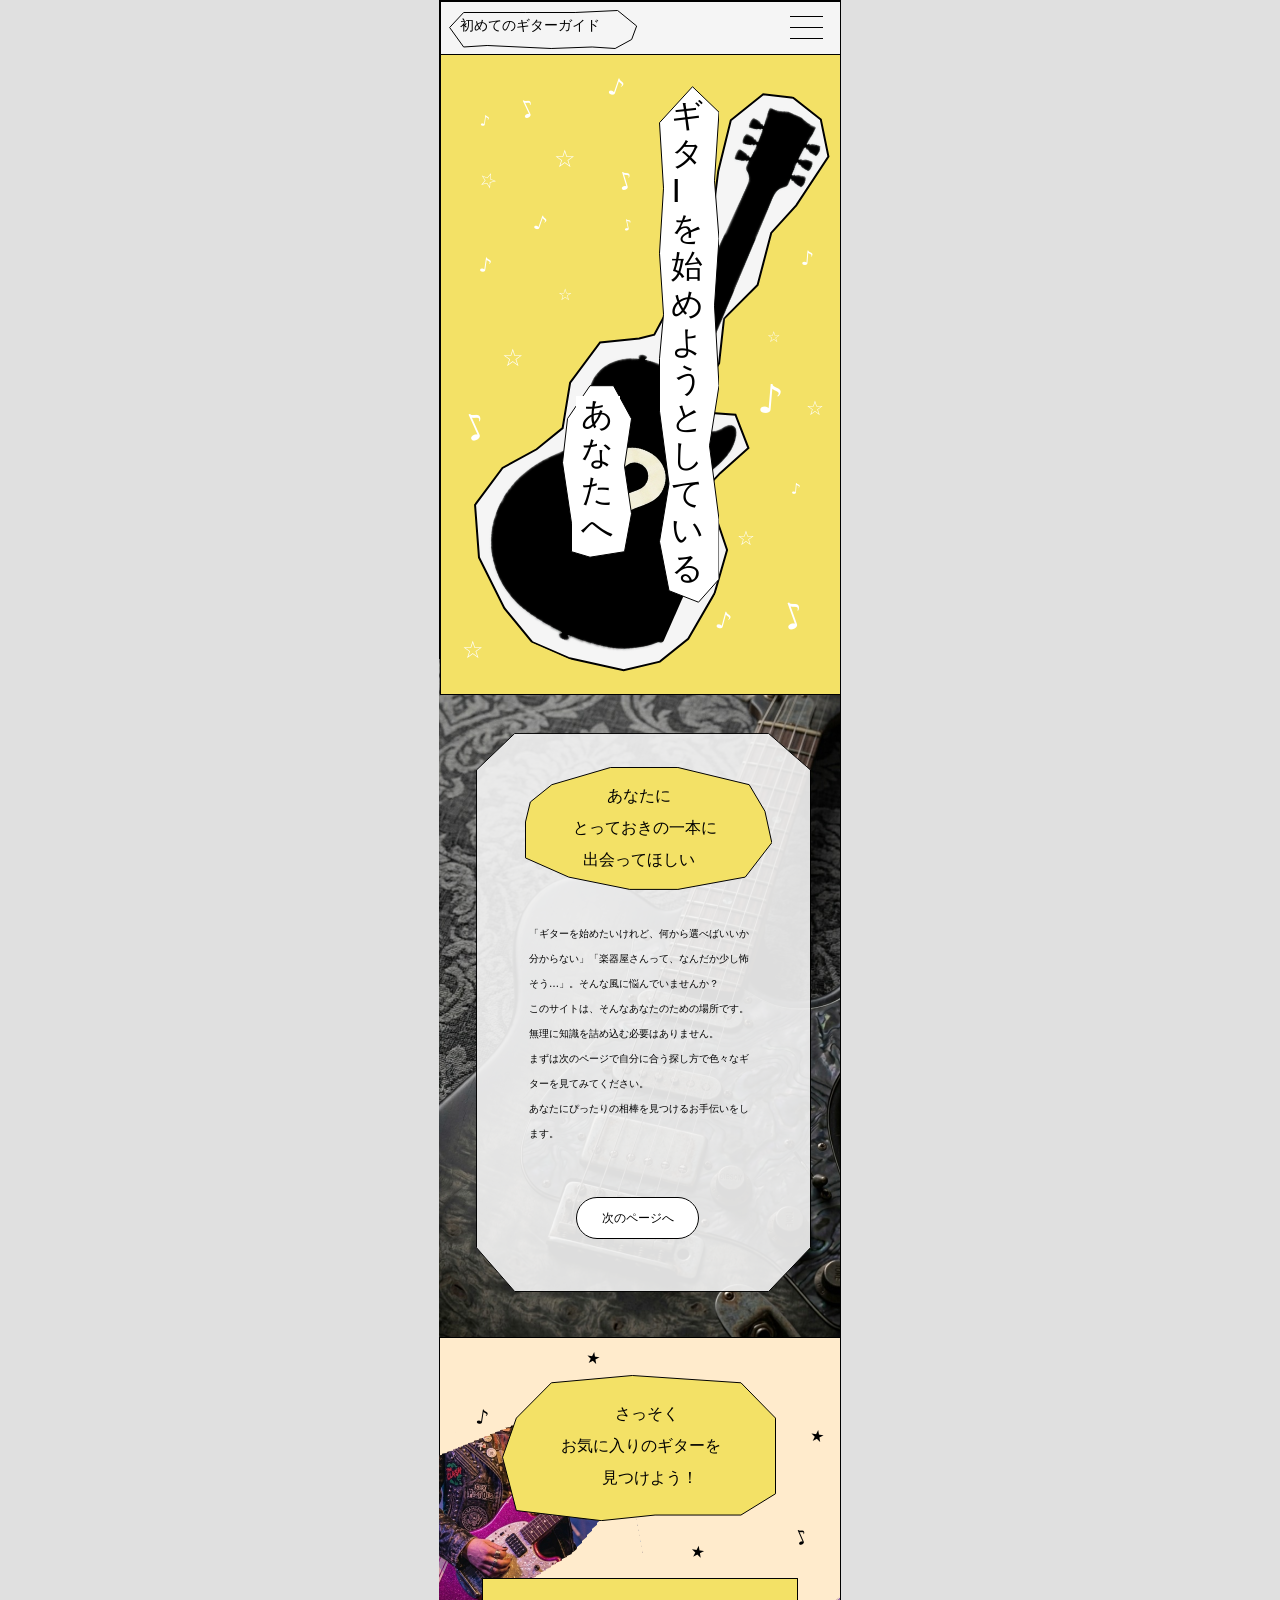
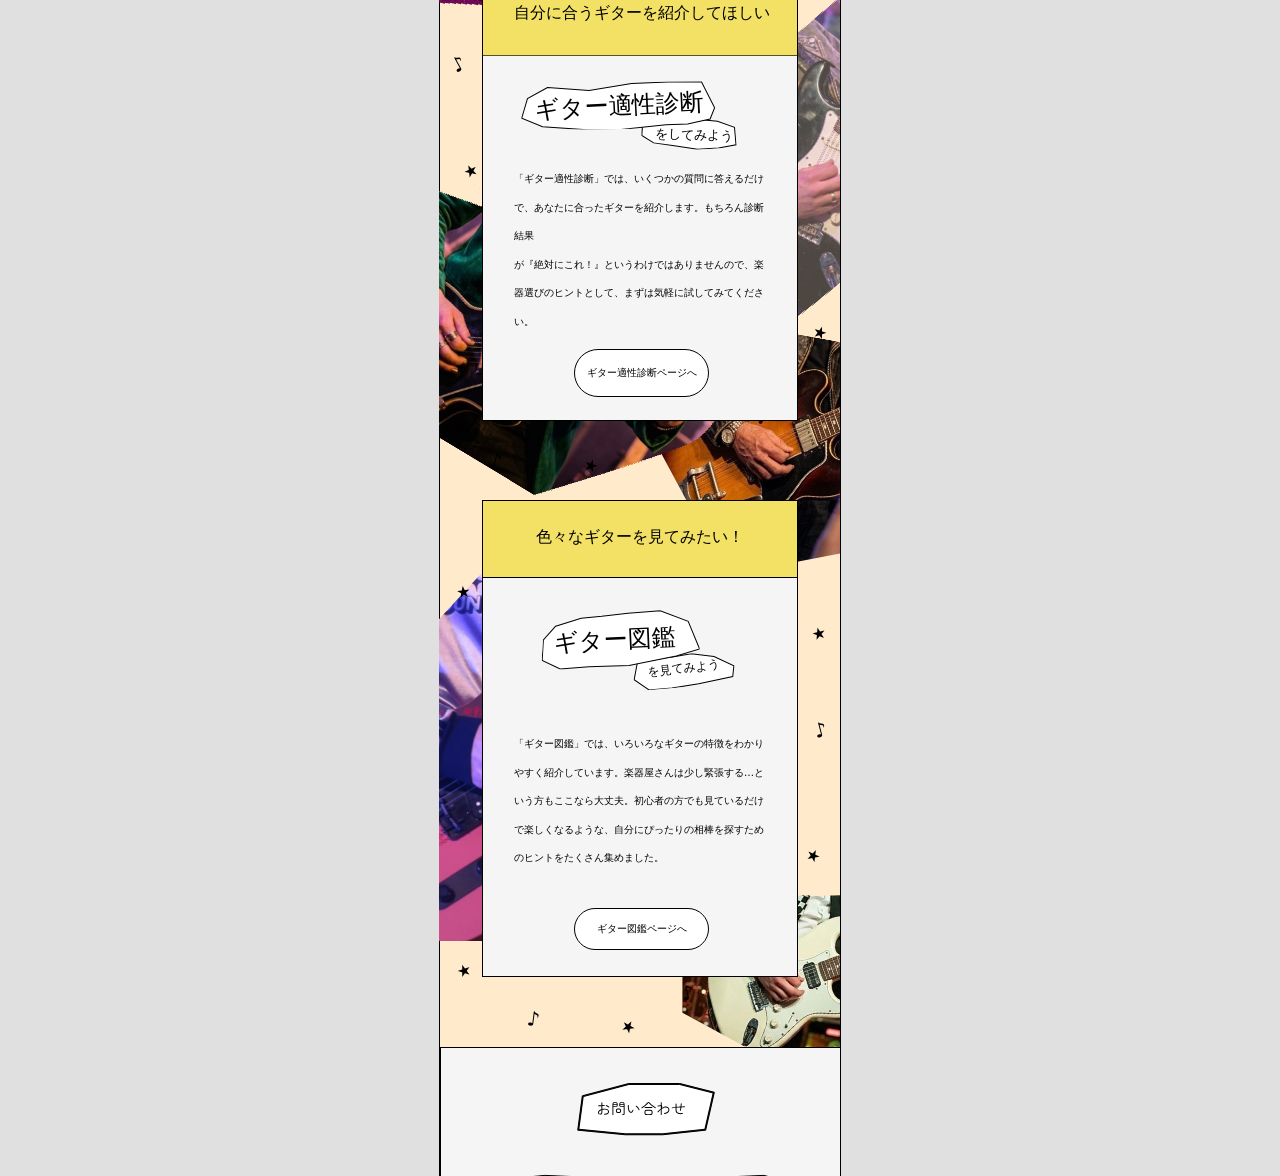
<file: index.html>
<!doctype html>
<html lang="ja">
<head>
<meta charset="UTF-8">
<meta name="viewport" content="width=device-width, initial-scale=1.0">
<title>初めてのギターガイド</title>
<link rel="stylesheet" href="style.css">
</head>
<body>
<div class="site-app">
<section id="home" class="screen home-screen">
    <input type="checkbox" id="menu-toggle" aria-hidden="true">
    <div class="home-design-shell">
      <span id="about" class="page-anchor" style="top:694px"></span>
      <span id="guide-start" class="page-anchor" style="top:1336px"></span>
      <span id="contact" class="page-anchor" style="top:2646px"></span>
      <div class="bg-white border border-black border-solid relative size-full" data-name="デザインカンプ"><div class="absolute contents left-[-8px] top-[-1869px]" data-name="page2"><div class="absolute contents left-[-7px] top-[658px]" data-name="page2-frame"><div class="absolute h-[1021px] left-0 top-[694px] w-[402px]"><svg class="absolute block inset-0 size-full" fill="none" preserveAspectRatio="none" viewBox="0 0 402 1021"><path d="M401.5 0.5V1020.5H0.5V0.5H401.5Z" fill="var(--fill-0, #757575)" id="Rectangle 2" stroke="var(--stroke-0, black)"></path></svg></div><div class="absolute h-[746px] left-[-7px] top-[658px] w-[417px]" data-name="Union"><img alt="" class="absolute block inset-0 max-w-none size-full" height="746" src="assets/da34bf72e1c9e17ec9e5dbb01a1f5fa84f2108d2.png" width="417"></div></div><div class="absolute h-[867.61px] left-[42px] top-[748.33px] w-[320px]" data-name="page2-content"><div class="absolute h-[559px] left-[-6px] top-[-16.33px] w-[334px]"><div class="absolute inset-[0_-0.15%]"><svg class="block size-full" fill="none" preserveAspectRatio="none" viewBox="0 0 335 560"><path d="M292.617 0.5H38.6714L0.5 37.0701V515.616L38.6714 559.5H292.617L334.5 515.616V37.0701L292.617 0.5Z" fill="var(--fill-0, #F5F5F5)" id="Vector 2" opacity="0.9" stroke="var(--stroke-0, black)"></path></svg></div></div><div class="absolute contents left-[35px] top-[156px]" data-name="page2-text"><div class="absolute h-[253px] left-[35px] top-[156px] w-[242px]"><div class="[word-break:break-word] absolute font-['Zen_Maru_Gothic:Regular',sans-serif] leading-[0] left-[12px] not-italic text-[10px] text-black top-[16px] w-[226px]"><p class="leading-[2.5] mb-0">「ギターを始めたいけれど、何から選べばいいか分からない」「楽器屋さんって、なんだか少し怖そう…」。そんな風に悩んでいませんか？</p><p class="leading-[2.5] mb-0">このサイトは、そんなあなたのための場所です。無理に知識を詰め込む必要はありません。</p><p class="leading-[2.5] mb-0">まずは次のページで自分に合う探し方で色々なギターを見てみてください。</p><p class="leading-[2.5]">あなたにぴったりの相棒を見つけるお手伝いをします。</p></div></div></div><div class="absolute contents left-[43px] top-[18px]" data-name="page2-title"><div class="absolute h-[121.937px] left-[43px] top-[18px] w-[246.333px]"><div class="absolute inset-[-0.41%_-0.22%_-0.41%_-0.2%]"><svg class="block size-full" fill="none" preserveAspectRatio="none" viewBox="0 0 247.371 122.937"><path d="M26.8328 17.7089L5.33265 35L0.5 55V90.9695L43.768 110.145L104.737 122.437H152.921L220.282 110.145L246.833 75.7274L239.949 44.2597L224.215 17.7089L152.921 0.5H85.561L26.8328 17.7089Z" fill="var(--fill-0, #F3E166)" id="Vector 8" stroke="var(--stroke-0, black)"></path></svg></div></div><div class="absolute content-stretch flex h-[91.453px] items-center justify-center left-[43px] rounded-[8px] top-[33px] w-[218.307px]" data-name="見出し２"><div class="[word-break:break-word] font-['Zen_Maru_Gothic:Medium',sans-serif] leading-[0] not-italic relative shrink-0 text-[16px] text-black w-[186px] whitespace-pre-wrap"><p class="leading-[2] mb-0">             あなたに</p><p class="leading-[2] mb-0">　　とっておきの一本に</p><p class="leading-[2]">　　  出会ってほしい</p></div></div></div><div class="absolute bg-white content-stretch flex h-[42px] items-center justify-center left-[94px] px-[6px] rounded-[21px] top-[448px] w-[123px]" data-name="page2-button"><div aria-hidden="true" class="absolute border border-black border-solid inset-0 pointer-events-none rounded-[21px]"></div><p class="[word-break:break-word] font-['Zen_Maru_Gothic:Regular',sans-serif] leading-[2.5] not-italic relative shrink-0 text-[12px] text-black whitespace-nowrap">次のページへ</p></div></div><div class="absolute h-[309px] left-[3162px] top-[-1160px] w-[452px]" data-name="S__68542494_0 2"><img alt="" class="absolute inset-0 max-w-none object-cover pointer-events-none size-full" src="assets/2a10e23259c576357d845cf97be689f65752ba85.png"></div><div class="absolute h-[890px] left-[2014px] top-[-1160px] w-[1108px]" data-name="S__68542478_0 2"><img alt="" class="absolute inset-0 max-w-none object-cover pointer-events-none size-full" src="assets/4261ef17747ff34f5f4be5074550f5fb2917c247.png"></div><div class="absolute h-[559px] left-[3880px] top-[-1759px] w-[1013px]" data-name="S__68542490_0 2"><img alt="" class="absolute inset-0 max-w-none object-cover pointer-events-none size-full" src="assets/c5fe347e399d7da8fe661138cd1a0f95305afe83.png"></div><div class="absolute h-[668px] left-[2868px] top-[-1868px] w-[972px]" data-name="S__68542489_0 2"><img alt="" class="absolute inset-0 max-w-none object-cover pointer-events-none size-full" src="assets/d76dcd9606a9efe3816e48fe7e56c19692c78533.png"></div></div><div class="absolute contents left-[-128px] top-[1335px]" data-name="page3"><div class="absolute bg-[#ffebcc] border border-black border-solid h-[1311px] left-[-1px] top-[1336px] w-[403px]" data-name="page3-frame"></div><div class="absolute contents left-[-127px] top-[1446.02px]" data-name="guitar-picture"><div class="absolute contents h-[174.479px] left-[-42px] top-[1446.02px] w-[220.605px]" data-name="Mask group"><div class="absolute flex h-[219.734px] items-center justify-center left-[-77.26px] top-[1402.09px] w-[283.91px]"><div class="flex-none rotate-[-10.49deg]"><div class="h-[176.025px] mask-alpha mask-intersect mask-no-clip mask-no-repeat mask-position-[47.449px_54.666px] mask-size-[196.559px_151.664px] opacity-60 relative w-[256.132px]" style="mask-image:url(&quot;data:image/svg+xml,%3Csvg%20preserveAspectRatio%3D%22none%22%20width%3D%22100%25%22%20height%3D%22100%25%22%20overflow%3D%22visible%22%20style%3D%22display%3A%20block%3B%22%20viewBox%3D%220%200%20201.643%20143.888%22%20fill%3D%22none%22%20xmlns%3D%22http%3A%2F%2Fwww.w3.org%2F2000%2Fsvg%22%3E%0A%3Cpath%20id%3D%22Vector%2048%22%20d%3D%22M1.5%2077.0948L44.4521%2020.4401L131.937%201.59918L185.167%2036.7778L199.791%2066.8179L147.485%20112.273L76.2051%20142.314L1.5%20124.263V77.0948Z%22%20fill%3D%22var(--fill-0%2C%20%23D9D9D9)%22%20stroke%3D%22var(--stroke-0%2C%20black)%22%20stroke-width%3D%223%22%2F%3E%0A%3C%2Fsvg%3E%0A&quot;)" data-name="S__68542489_0 3"><img alt="" class="absolute inset-0 max-w-none object-cover pointer-events-none size-full" src="assets/d76dcd9606a9efe3816e48fe7e56c19692c78533.png"></div></div></div></div><div class="absolute contents h-[316.468px] left-[214px] top-[1628.02px] w-[319.406px]" data-name="Mask group"><div class="absolute flex h-[417.127px] items-center justify-center left-[161.59px] top-[1556.16px] w-[420.085px]"><div class="flex-none rotate-[-44.15deg]"><div class="h-[225.741px] mask-alpha mask-intersect mask-no-clip mask-no-repeat mask-position-[86.077px_87.238px] mask-size-[258.936px_260.702px] relative w-[366.323px]" style="mask-image:url(&quot;data:image/svg+xml,%3Csvg%20preserveAspectRatio%3D%22none%22%20width%3D%22100%25%22%20height%3D%22100%25%22%20overflow%3D%22visible%22%20style%3D%22display%3A%20block%3B%22%20viewBox%3D%220%200%20298.107%20158.03%22%20fill%3D%22none%22%20xmlns%3D%22http%3A%2F%2Fwww.w3.org%2F2000%2Fsvg%22%3E%0A%3Cpath%20id%3D%22Vector%2052%22%20opacity%3D%220.7%22%20d%3D%22M32.6266%2020.4338L1.7618%2085.9934L51.3258%20146.146L170.73%20156.509L296.442%20115.281L281.348%2010.9716L120.941%201.5094L32.6266%2020.4338Z%22%20fill%3D%22var(--fill-0%2C%20%23D9D9D9)%22%20stroke%3D%22var(--stroke-0%2C%20black)%22%20stroke-width%3D%223%22%2F%3E%0A%3C%2Fsvg%3E%0A&quot;)" data-name="S__68542485_0 2"><img alt="" class="absolute inset-0 max-w-none object-cover pointer-events-none size-full" src="assets/3a863c73e45c445415b8749050300e8b3a127219.png"></div></div></div></div><div class="absolute contents h-[215.19px] left-[183px] top-[1958.02px] w-[291.244px]" data-name="Mask group"><div class="absolute flex h-[278.708px] items-center justify-center left-[186.2px] top-[1909.3px] w-[309.065px]"><div class="flex-none rotate-[10.31deg]"><div class="h-[233.863px] mask-alpha mask-intersect mask-no-clip mask-no-repeat mask-position-[16.829px_56.389px] mask-size-[264.215px_187.101px] opacity-60 relative w-[271.583px]" style="mask-image:url(&quot;data:image/svg+xml,%3Csvg%20preserveAspectRatio%3D%22none%22%20width%3D%22100%25%22%20height%3D%22100%25%22%20overflow%3D%22visible%22%20style%3D%22display%3A%20block%3B%22%20viewBox%3D%220%200%20268.508%20173.57%22%20fill%3D%22none%22%20xmlns%3D%22http%3A%2F%2Fwww.w3.org%2F2000%2Fsvg%22%3E%0A%3Cpath%20id%3D%22Vector%2049%22%20d%3D%22M53.3482%201.5L1.67953%2051.372L14.6759%2099.3739L63.4917%20145.506L144.006%20172L234.664%20145.506L266.68%2051.372L174.12%201.5H53.3482Z%22%20fill%3D%22var(--fill-0%2C%20%23D9D9D9)%22%20stroke%3D%22var(--stroke-0%2C%20black)%22%20stroke-width%3D%223%22%2F%3E%0A%3C%2Fsvg%3E%0A&quot;)" data-name="S__68542492_0 2"><img alt="" class="absolute inset-0 max-w-none object-cover pointer-events-none size-full" src="assets/526a029a3102ca2766974271e52d196bd1be7a05.png"></div></div></div></div><div class="absolute contents h-[177.813px] left-[263px] top-[2487.02px] w-[208.872px]" data-name="Mask group"><div class="absolute flex h-[230.365px] items-center justify-center left-[220.93px] top-[2462.66px] w-[313.717px]"><div class="flex-none rotate-[10.46deg]"><div class="h-[181.567px] mask-alpha mask-intersect mask-no-clip mask-no-repeat mask-position-[55.476px_42.904px] mask-size-[183.358px_141.186px] opacity-60 relative w-[285.507px]" style="mask-image:url(&quot;data:image/svg+xml,%3Csvg%20preserveAspectRatio%3D%22none%22%20width%3D%22100%25%22%20height%3D%22100%25%22%20overflow%3D%22visible%22%20style%3D%22display%3A%20block%3B%22%20viewBox%3D%220%200%20188.628%20149.775%22%20fill%3D%22none%22%20xmlns%3D%22http%3A%2F%2Fwww.w3.org%2F2000%2Fsvg%22%3E%0A%3Cg%20id%3D%22Vector%2050%22%3E%0A%3Cpath%20d%3D%22M1.60087%2052.2851L34.1886%2022.644L112.263%201.60832L163.521%2030.612L186.944%2077.4642L157.751%20133.559L78.9968%20148.22L11.7845%20121.129L1.60087%2052.2851Z%22%20fill%3D%22var(--fill-0%2C%20%233F3F3F)%22%2F%3E%0A%3Cpath%20d%3D%22M78.9968%209.57637L34.1886%2022.644M34.1886%2022.644L1.60087%2052.2851L11.7845%20121.129L78.9968%20148.22L157.751%20133.559L186.944%2077.4642L163.521%2030.612L112.263%201.60832L34.1886%2022.644Z%22%20stroke%3D%22var(--stroke-0%2C%20black)%22%20stroke-width%3D%223%22%2F%3E%0A%3C%2Fg%3E%0A%3C%2Fsvg%3E%0A&quot;)" data-name="S__68542493_0 2"><img alt="" class="absolute inset-0 max-w-none object-cover pointer-events-none size-full" src="assets/0e1a8b792019bf7f550f35dcda5d50fd5f0be893.png"></div></div></div></div><div class="absolute contents h-[271.575px] left-[-127px] top-[1810.02px] w-[306.278px]" data-name="Mask group"><div class="absolute flex h-[418.996px] items-center justify-center left-[-168px] top-[1735.02px] w-[483.026px]"><div class="flex-none rotate-[31.19deg]"><div class="h-[233.56px] mask-alpha mask-intersect mask-no-clip mask-no-repeat mask-position-[59.015px_101.528px] mask-size-[268.215px_209.253px] opacity-60 relative w-[423.249px]" style="mask-image:url(&quot;data:image/svg+xml,%3Csvg%20preserveAspectRatio%3D%22none%22%20width%3D%22100%25%22%20height%3D%22100%25%22%20overflow%3D%22visible%22%20style%3D%22display%3A%20block%3B%22%20viewBox%3D%220%200%20264.953%20162.027%22%20fill%3D%22none%22%20xmlns%3D%22http%3A%2F%2Fwww.w3.org%2F2000%2Fsvg%22%3E%0A%3Cpath%20id%3D%22Vector%2051%22%20d%3D%22M1.66842%20122.296L58.9095%20160.527H191.149C211.692%20135.388%20253.989%2082.4782%20258.835%2071.9491C263.682%2061.4201%20263.779%2048.4817%20263.222%2043.3286L113.644%201.54685L21.7237%2022.4377L1.66842%20122.296Z%22%20fill%3D%22var(--fill-0%2C%20%23D9D9D9)%22%20stroke%3D%22var(--stroke-0%2C%20black)%22%20stroke-width%3D%223%22%2F%3E%0A%3C%2Fsvg%3E%0A&quot;)" data-name="S__68542490_0 3"><img alt="" class="absolute inset-0 max-w-none object-cover pointer-events-none size-full" src="assets/c5fe347e399d7da8fe661138cd1a0f95305afe83.png"></div></div></div></div><div class="absolute contents left-[-71px] top-[2254.02px]" data-name="Mask group"><div class="absolute h-[367px] left-[-76px] mask-alpha mask-intersect mask-no-clip mask-no-repeat mask-position-[3.364px_79.342px] mask-size-[261.369px_244.658px] opacity-70 top-[2173.02px] w-[275px]" style="mask-image:url(&quot;data:image/svg+xml,%3Csvg%20preserveAspectRatio%3D%22none%22%20width%3D%22100%25%22%20height%3D%22100%25%22%20overflow%3D%22visible%22%20style%3D%22display%3A%20block%3B%22%20viewBox%3D%220%200%20261.369%20244.658%22%20fill%3D%22none%22%20xmlns%3D%22http%3A%2F%2Fwww.w3.org%2F2000%2Fsvg%22%3E%0A%3Cpath%20id%3D%22Vector%2053%22%20d%3D%22M111.136%201.65785L26.136%2066.6578L1.63602%20154.658L64.136%20243.158H168.636L259.636%20154.658L217.136%2033.6578L111.136%201.65785Z%22%20fill%3D%22var(--fill-0%2C%20%23D9D9D9)%22%20stroke%3D%22var(--stroke-0%2C%20black)%22%20stroke-width%3D%223%22%2F%3E%0A%3C%2Fsvg%3E%0A&quot;)" data-name="S__68542481_0 2"><img alt="" class="absolute inset-0 max-w-none object-cover pointer-events-none size-full" src="assets/06b02942bb354c158b5c54a581ae6f421045c7b7.png"></div></div></div><div class="absolute h-[90.528px] left-[91px] rounded-[8px] top-[1406.95px] w-[221px]" data-name="page3-title"><div class="absolute border border-black border-solid h-[477px] left-[-49px] opacity-98 top-[692.08px] w-[316px]" data-name="guitar-zukan"><div class="absolute bg-[#f5f5f5] border border-black border-solid h-[477px] left-[-1px] top-[-1px] w-[316px]"></div><div class="absolute bg-[#f3e166] border border-black border-solid h-[78px] left-[-1px] top-[-1px] w-[316px]"></div><div class="absolute bg-white border border-black border-solid h-[42px] left-[91px] rounded-[30px] top-[407px] w-[135px]" data-name="button"><p class="[word-break:break-word] absolute font-['Zen_Dots:Regular','Noto_Sans_JP:Regular',sans-serif] leading-[2.5] left-[12px] text-[#363636] text-[10px] top-[7px] whitespace-nowrap" style="font-variation-settings:&quot;wght&quot; 400">　ギター図鑑ページへ</p></div><p class="[word-break:break-word] absolute font-['Zen_Maru_Gothic:Regular',sans-serif] leading-[normal] left-[53px] not-italic text-[16px] text-black top-[26px] whitespace-nowrap">色々なギターを見てみたい！</p><div class="absolute flex h-[40.714px] items-center justify-center left-[150px] top-[148.98px] w-[102.847px]"><div class="flex-none rotate-[-4.75deg]"><div class="h-[32.5px] relative w-[100.5px]"><div class="absolute inset-[-1.55%_-0.55%_-1.54%_-0.56%]"><svg class="block size-full" fill="none" preserveAspectRatio="none" viewBox="0 0 101.625 33.5039"><path d="M0.56758 21.5039L5.06758 5.00392L37.5676 2.00392H40.5676L59.5676 0.503918L82.0676 5.00392L101.068 16.0039L99.0676 26.5039L64.5676 31.0039L37.5676 33.0039H14.5676L0.56758 21.5039Z" fill="var(--fill-0, white)" id="Vector 41" stroke="var(--stroke-0, black)"></path></svg></div></div></div></div><div class="absolute flex h-[72.909px] items-center justify-center left-[58px] top-[103px] w-[159.927px]"><div class="flex-none rotate-[3.3deg]"><div class="h-[64px] relative w-[156.5px]"><div class="absolute inset-[-0.8%_-0.44%_-0.8%_-0.32%]"><svg class="block size-full" fill="none" preserveAspectRatio="none" viewBox="0 0 157.69 65.0247"><path d="M12 22.0109L0.5 36.5109V57.0109L19 64.5109L47.5 60.5109L87.5 57.0109L134.09 44.8648L157 36.5109L144 9.5109L115.5 0.510903L83.5 5.0109L57.5 9.5109L37 12.5109L12 22.0109Z" fill="var(--fill-0, white)" id="Vector 40" stroke="var(--stroke-0, black)"></path></svg></div></div></div></div><div class="absolute flex h-[40.158px] items-center justify-center left-[71.01px] top-[118.72px] w-[121.402px]"><div class="flex-none rotate-[-2.48deg]"><p class="[word-break:break-word] font-['Zen_Maru_Gothic:Medium',sans-serif] leading-[normal] not-italic relative text-[24px] text-black whitespace-nowrap">ギター図鑑</p></div></div><div class="absolute flex h-[33.399px] items-center justify-center left-[158px] top-[153.98px] w-[86.185px]"><div class="flex-none rotate-[-6.53deg]"><p class="font-['Zen_Maru_Gothic:Regular',sans-serif] h-[24px] leading-[normal] not-italic relative text-[12px] text-black whitespace-nowrap">を見てみよう</p></div></div><p class="[word-break:break-word] absolute font-['Zen_Maru_Gothic:Regular',sans-serif] leading-[2.85] left-[31px] not-italic text-[10px] text-black top-[229px] w-[256px]">「ギター図鑑」では、いろいろなギターの特徴をわかりやすく紹介しています。楽器屋さんは少し緊張する…という方もここなら大丈夫。初心者の方でも見ているだけで楽しくなるような、自分にぴったりの相棒を探すためのヒントをたくさん集めました。</p></div><div class="absolute contents left-[-28px] top-[-32.38px]" data-name="page3-title"><div class="absolute h-[145.141px] left-[-28px] top-[-32.38px] w-[273px]"><div class="absolute inset-[-0.35%_-0.18%_-0.35%_-0.19%]"><svg class="block size-full" fill="none" preserveAspectRatio="none" viewBox="0 0 274.022 146.145"><path d="M49.3957 7.78657L14.3451 43.0911L0.52233 82.3184L14.3451 135.555L99.2565 145.642L153.067 140.038H238.965L273.522 118.744V43.0911L238.965 7.78657L130.358 0.501506L49.3957 7.78657Z" fill="var(--fill-0, #F3E166)" id="Vector 3" stroke="var(--stroke-0, black)"></path></svg></div></div><div class="[word-break:break-word] absolute font-['Zen_Maru_Gothic:Medium',sans-serif] leading-[0] left-[-2px] not-italic right-[2px] text-[16px] text-black top-[-10px] whitespace-pre-wrap"><p class="leading-[2] mb-0">                 さっそく</p><p class="leading-[2] mb-0">　　お気に入りのギターを</p><p class="leading-[2]">　　　     見つけよう！</p></div></div></div><div class="absolute contents left-[42px] top-[1577.02px]" data-name="gguitar-test"><div class="absolute bg-[#f5f5f5] border border-black border-solid h-[442.656px] left-[42px] opacity-98 top-[1577.02px] w-[316px]"></div><div class="absolute flex h-[46.684px] items-center justify-center left-[201px] top-[1704.99px] w-[95.624px]"><div class="flex-none rotate-[-2.9deg]"><div class="h-[42px] relative w-[93.618px]"><div class="absolute inset-[-1.47%_-0.55%_-1.19%_-0.57%]"><svg class="block size-full" fill="none" preserveAspectRatio="none" viewBox="0 0 94.6671 43.1185"><path d="M12.0336 34.1185L0.533624 26.1185L2.03362 14.1185L27.5336 10.1185L55.5336 0.618497L61.4159 13.4666L76.8634 15.7943L93.5392 22.6223L94.1517 40.1758L76.5336 42.6185H55.5336L32.5336 38.1185L12.0336 34.1185Z" fill="var(--fill-0, white)" id="Vector 39" stroke="var(--stroke-0, black)"></path></svg></div></div></div></div><div class="absolute h-[78.351px] left-[42px] top-[1577.02px] w-[316px]"><svg class="absolute block inset-0 size-full" fill="none" preserveAspectRatio="none" viewBox="0 0 316 78.3513"><path d="M315.5 0.5V77.8516H0.5V0.5H315.5Z" fill="var(--fill-0, #F3E166)" id="Rectangle 7" stroke="var(--stroke-0, black)"></path></svg></div><div class="absolute flex h-[49.054px] items-center justify-center left-[81.8px] top-[1680.02px] w-[193.5px]"><div class="flex-none rotate-[-0.62deg]"><div class="h-[46.954px] relative w-[193px]"><div class="absolute inset-[-1.07%_-0.28%_-1.06%_-0.32%]"><svg class="block size-full" fill="none" preserveAspectRatio="none" viewBox="0 0 194.158 47.9542"><path d="M26.7659 4.6871L6.55321 15.655L0.609692 35.0752L21.35 43.9173L65.7112 47.4542H99.7022L144.729 43.2307L166.361 42.71L189.001 38.0226L193.61 26.8226L180.817 0.864982L147.319 0.500082L110.805 1.60236L68.2308 8.13898L26.7659 4.6871Z" fill="var(--fill-0, white)" id="Vector 38" stroke="var(--stroke-0, black)"></path></svg></div></div></div></div><p class="[word-break:break-word] absolute font-['Zen_Maru_Gothic:Regular',sans-serif] h-[26.308px] leading-[normal] left-[74px] not-italic text-[16px] text-black top-[1602.19px] w-[256px]">自分に合うギターを紹介してほしい</p><div class="absolute flex h-[66.907px] items-center justify-center left-[93px] top-[1669.02px] w-[202.595px]"><div class="flex-none rotate-[-2.86deg]"><p class="[word-break:break-word] font-['Zen_Maru_Gothic:Medium',sans-serif] h-[57px] leading-[2.5] not-italic relative text-[24px] text-black w-[200px]">ギター適性診断</p></div></div><div class="[word-break:break-word] absolute font-['Zen_Maru_Gothic:Regular',sans-serif] h-[171.572px] leading-[0] left-[74px] not-italic text-[10px] text-black top-[1764.02px] w-[256px]"><p class="leading-[2.85] mb-0">「ギター適性診断」では、いくつかの質問に答えるだけで、あなたに合ったギターを紹介します。もちろん診断結果</p><p class="leading-[2.85]">が『絶対にこれ！』というわけではありませんので、楽器選びのヒントとして、まずは気軽に試してみてください。</p></div><div class="absolute flex h-[35.745px] items-center justify-center left-[214px] top-[1716.02px] w-[79.121px]"><div class="flex-none rotate-[2.03deg]"><p class="[word-break:break-word] font-['Zen_Maru_Gothic:Medium',sans-serif] leading-[2.5] not-italic relative text-[13px] text-black whitespace-nowrap">をしてみよう</p></div></div><div class="absolute bg-white border border-black border-solid h-[48.04px] left-[134px] rounded-[30px] top-[1947.62px] w-[135px]" data-name="button"><p class="[word-break:break-word] absolute font-['Zen_Dots:Regular','Noto_Sans_JP:Regular',sans-serif] leading-[2.5] left-[12px] text-[#363636] text-[10px] top-[10.4px] whitespace-nowrap" style="font-variation-settings:&quot;wght&quot; 400">ギター適性診断ページへ</p></div></div><div class="absolute h-[1311.75px] left-0 top-[1336px] w-[392.553px]" data-name="star"><div class="absolute flex h-[43.021px] items-center justify-center left-[358px] top-[1097px] w-[31.32px]"><div class="flex-none rotate-[24.83deg]"><p class="[word-break:break-word] font-['Zen_Maru_Gothic:Medium',sans-serif] leading-[2.5] not-italic relative text-[#f3e166] text-[16px] whitespace-nowrap">★</p></div></div><div class="absolute flex h-[42.636px] items-center justify-center left-[367.19px] top-[875.19px] w-[24.931px]"><div class="flex-none rotate-[-13.56deg]"><p class="[word-break:break-word] font-['Zen_Maru_Gothic:Medium',sans-serif] leading-[2.5] not-italic relative text-[#f3e166] text-[16px] whitespace-nowrap">★</p></div></div><div class="absolute flex h-[42.997px] items-center justify-center left-[10px] top-[1213px] w-[27.7px]"><div class="flex-none rotate-[-18.21deg]"><p class="[word-break:break-word] font-['Zen_Maru_Gothic:Medium',sans-serif] leading-[2.5] not-italic relative text-[#f3e166] text-[16px] whitespace-nowrap">★</p></div></div><div class="absolute flex h-[42.75px] items-center justify-center left-[171px] top-[1269px] w-[33.345px]"><div class="flex-none rotate-[28.91deg]"><p class="[word-break:break-word] font-['Zen_Maru_Gothic:Medium',sans-serif] leading-[2.5] not-italic relative text-[#f3e166] text-[16px] whitespace-nowrap">★</p></div></div><div class="absolute flex h-[46.24px] items-center justify-center left-0 top-[830px] w-[39.664px]"><div class="-scale-y-100 flex-none rotate-[-151.09deg]"><p class="[word-break:break-word] font-['Zen_Maru_Gothic:Medium',sans-serif] leading-[2.5] not-italic relative text-[#f3e166] text-[16px] w-[23.219px]">★</p></div></div><div class="absolute flex h-[45.181px] items-center justify-center left-[129.67px] top-[707.53px] w-[34.328px]"><div class="-scale-y-100 flex-none rotate-[162.21deg]"><p class="[word-break:break-word] font-['Zen_Maru_Gothic:Medium',sans-serif] leading-[2.5] not-italic relative text-[#f3e166] text-[16px] w-[23.219px]">★</p></div></div><div class="absolute flex h-[45.181px] items-center justify-center left-[358px] top-[574px] w-[34.328px]"><div class="-scale-y-100 flex-none rotate-[162.21deg]"><p class="[word-break:break-word] font-['Zen_Maru_Gothic:Medium',sans-serif] leading-[2.5] not-italic relative text-[#f3e166] text-[16px] w-[23.219px]">★</p></div></div><div class="absolute flex h-[43.782px] items-center justify-center left-[11px] top-[411px] w-[30.624px]"><div class="-scale-y-100 flex-none rotate-[-168.67deg]"><p class="[word-break:break-word] font-['Zen_Maru_Gothic:Medium',sans-serif] leading-[2.5] not-italic relative text-[#f3e166] text-[16px] w-[23.219px]">★</p></div></div><div class="absolute flex h-[47.521px] items-center justify-center left-[127px] top-0 w-[41.553px]"><div class="-scale-y-100 flex-none rotate-[152.68deg]"><p class="[word-break:break-word] font-['Zen_Maru_Gothic:Medium',sans-serif] leading-[2.5] not-italic relative text-[#f3e166] text-[16px] w-[26.109px]">★</p></div></div><div class="absolute flex h-[46.195px] items-center justify-center left-[234px] top-[194px] w-[38.985px]"><div class="-scale-y-100 flex-none rotate-[152.68deg]"><p class="[word-break:break-word] font-['Zen_Maru_Gothic:Medium',sans-serif] leading-[2.5] not-italic relative text-[#f3e166] text-[16px] w-[23.219px]">★</p></div></div><div class="absolute flex h-[47.521px] items-center justify-center left-[351px] top-[78.67px] w-[41.553px]"><div class="-scale-y-100 flex-none rotate-[152.68deg]"><p class="[word-break:break-word] font-['Zen_Maru_Gothic:Medium',sans-serif] leading-[2.5] not-italic relative text-[#f3e166] text-[16px] w-[26.109px]">★</p></div></div></div><div class="absolute h-[1254.485px] left-[-1.98px] top-[1389.67px] w-[397.963px]" data-name="onpu"><div class="absolute flex h-[53.822px] items-center justify-center left-[344.3px] top-[119.05px] w-[38.417px]"><div class="flex-none rotate-[-23.71deg]"><p class="[word-break:break-word] font-['Zen_Maru_Gothic:Medium',sans-serif] leading-[2.5] not-italic relative text-[#f3e166] text-[20px] whitespace-nowrap">♪</p></div></div><div class="absolute flex h-[52.474px] items-center justify-center left-[30.48px] top-0 w-[27.426px]"><div class="flex-none rotate-[8.82deg]"><p class="[word-break:break-word] font-['Zen_Maru_Gothic:Medium',sans-serif] leading-[2.5] not-italic relative text-[#f3e166] text-[20px] whitespace-nowrap">♪</p></div></div><div class="absolute flex h-[52.159px] items-center justify-center left-[81.98px] top-[1202.33px] w-[26.271px]"><div class="flex-none rotate-[7.4deg]"><p class="[word-break:break-word] font-['Zen_Maru_Gothic:Medium',sans-serif] leading-[2.5] not-italic relative text-[#f3e166] text-[20px] whitespace-nowrap">♪</p></div></div><div class="absolute flex h-[52.863px] items-center justify-center left-[234.61px] top-[1175.97px] w-[29.018px]"><div class="flex-none rotate-[-10.8deg]"><p class="[word-break:break-word] font-['Zen_Maru_Gothic:Medium',sans-serif] leading-[2.5] not-italic relative text-[#f3e166] text-[20px] whitespace-nowrap">♪</p></div></div><div class="absolute flex h-[53.384px] items-center justify-center left-[366.28px] top-[912.71px] w-[31.687px]"><div class="flex-none rotate-[-14.24deg]"><p class="[word-break:break-word] font-['Zen_Maru_Gothic:Medium',sans-serif] leading-[2.5] not-italic relative text-[#f3e166] text-[20px] whitespace-nowrap">♪</p></div></div><div class="absolute flex h-[53.491px] items-center justify-center left-0 top-[246.82px] w-[41.394px]"><div class="flex-none rotate-[-28.43deg]"><p class="[word-break:break-word] font-['Zen_Maru_Gothic:Medium',sans-serif] leading-[2.5] not-italic relative text-[#f3e166] text-[20px] whitespace-nowrap">♪</p></div></div><div class="absolute flex h-[53.274px] items-center justify-center left-[41.98px] top-[643.33px] w-[31.043px]"><div class="flex-none rotate-[13.4deg]"><p class="[word-break:break-word] font-['Zen_Maru_Gothic:Medium',sans-serif] leading-[2.5] not-italic relative text-[#f3e166] text-[20px] whitespace-nowrap">♪</p></div></div></div></div><div class="absolute contents left-[-1px] top-[2645px]" data-name="page4"><div class="absolute h-[261px] left-0 top-[2646px] w-[402px]"><svg class="absolute block inset-0 size-full" fill="none" preserveAspectRatio="none" viewBox="0 0 402 261"><path d="M0 0H402V261H0V0Z" fill="var(--fill-0, #F5F5F5)" id="Rectangle 9"></path></svg></div><div class="absolute h-[261px] left-0 top-[2646px] w-[402px]" data-name="Rectangle 9 (Stroke)"><svg class="absolute block inset-0 size-full" fill="none" preserveAspectRatio="none" viewBox="0 0 402 261"><path d="M402 0V261H0V0H402ZM1 259.984H401V1.01556H1V259.984Z" fill="var(--fill-0, black)" id="Rectangle 9 (Stroke)"></path></svg></div><div class="absolute h-[142.179px] left-[37px] top-[2682.56px] w-[317.5px]"><svg class="absolute block inset-0 size-full" fill="none" preserveAspectRatio="none" viewBox="0 0 317.5 142.179"><g id="Vector 14"><path d="M151.5 0L105.5 12.1868L101 45.7004L148 50.2704H185.5L228 45.7004L236.5 8.6323L202.5 0H151.5Z" fill="var(--fill-0, white)"></path><path d="M140 94.9553L67.5 91.9086L35 94.9553L0 109.173L8.5 132.023L35 139.64L67.5 142.179L119 139.64H168.5H209.5L249.5 142.179L286.5 136.086L317.5 132.023V99.5253L286.5 91.9086L214 94.9553H140Z" fill="var(--fill-0, white)"></path></g></svg></div><div class="absolute h-[143.198px] left-[36.36px] top-[2682.05px] w-[318.641px]" data-name="Vector 14 (Stroke)"><div class="absolute inset-[-0.35%_-0.16%_-0.35%_-0.2%]"><svg class="block size-full" fill="none" preserveAspectRatio="none" viewBox="0 0 319.778 144.201"><path d="M287.895 92.4224L319.278 100.133V133.477L287.842 137.597L287.841 137.596L250.858 143.688L250.802 143.698L250.747 143.694L210.762 141.156H120.282L68.8024 143.694L68.7712 143.696L68.7399 143.693L36.2399 141.154L36.1901 141.151L36.1423 141.137L9.64227 133.52L9.3991 133.45L0.810236 110.36L0.637385 109.894L36.0925 95.4919L36.1598 95.4642L36.2321 95.4572L68.7321 92.4105L68.7653 92.4076L68.7985 92.4086L141.299 95.4553H215.258L287.828 92.4056L287.895 92.4224ZM36.3942 96.4619L1.91863 110.467L10.1559 132.612L36.3688 140.146L68.7839 142.678L120.254 140.141L120.266 140.14H210.794L250.755 142.676L287.698 136.593L287.706 136.591L287.714 136.59L318.278 132.584V100.933L287.729 93.4261L215.299 96.4708H141.258L68.7878 93.4251L36.3942 96.4619ZM203.84 0.5L203.899 0.514876L238.377 9.26817L229.684 47.1753L186.831 51.783L186.804 51.786H149.255L149.23 51.784L101.713 47.1634L106.283 13.1261L106.328 12.7889L106.652 12.7036L152.652 0.51686L152.714 0.5H203.84ZM107.227 13.5992L102.843 46.252L149.305 50.7704H186.753L228.871 46.2411L237.178 10.011L203.716 1.51556H152.841L107.227 13.5992Z" fill="var(--fill-0, black)" id="Vector 14 (Stroke)" stroke="var(--stroke-0, black)"></path></svg></div></div><div class="absolute h-[38.894px] left-[150px] rounded-[8px] top-[2686.94px] w-[101px]"><div class="absolute h-[13.571px] left-[7.98px] top-[13.66px] w-[86.955px]" data-name="お問い合わせ"><svg class="absolute block inset-0 size-full" fill="none" preserveAspectRatio="none" viewBox="0 0 86.955 13.5714"><g id="ãåãåãã"><path d="M84.54 12.0113C83.02 12.1713 81.805 12.1763 80.895 12.0263C79.995 11.8763 79.28 11.5613 78.75 11.0813C77.96 10.3613 77.565 9.25631 77.565 7.76631V5.87631C76.975 5.94631 76.41 6.02131 75.87 6.10131C75.33 6.17131 74.835 6.24631 74.385 6.32631C74.255 6.34631 74.135 6.32131 74.025 6.25131C73.915 6.18131 73.85 6.08131 73.83 5.95131C73.81 5.81131 73.835 5.69131 73.905 5.59131C73.985 5.48131 74.09 5.41631 74.22 5.39631C75.15 5.24631 76.265 5.10131 77.565 4.96131V2.05131C77.565 1.92131 77.61 1.81131 77.7 1.72131C77.8 1.63131 77.915 1.58631 78.045 1.58631C78.185 1.58631 78.3 1.63131 78.39 1.72131C78.48 1.81131 78.525 1.92131 78.525 2.05131V4.85631C79.175 4.79631 79.84 4.73631 80.52 4.67631C81.2 4.61631 81.875 4.56631 82.545 4.52631C82.595 4.01631 82.635 3.52631 82.665 3.05631C82.705 2.57631 82.73 2.14631 82.74 1.76631C82.75 1.63631 82.8 1.52631 82.89 1.43631C82.99 1.34631 83.105 1.30131 83.235 1.30131C83.365 1.31131 83.475 1.36131 83.565 1.45131C83.655 1.54131 83.695 1.65631 83.685 1.79631C83.675 2.18631 83.655 2.61131 83.625 3.07131C83.595 3.53131 83.555 4.00131 83.505 4.48131C84.035 4.45131 84.55 4.42631 85.05 4.40631C85.55 4.38631 86.025 4.37631 86.475 4.37631C86.615 4.36631 86.73 4.41131 86.82 4.51131C86.91 4.60131 86.955 4.71131 86.955 4.84131C86.955 4.97131 86.91 5.08631 86.82 5.18631C86.73 5.27631 86.615 5.32131 86.475 5.32131C86.005 5.31131 85.51 5.31631 84.99 5.33631C84.47 5.34631 83.94 5.36631 83.4 5.39631C83.33 5.93631 83.25 6.46631 83.16 6.98631C83.08 7.50631 82.985 7.98631 82.875 8.42631C82.835 8.55631 82.76 8.65631 82.65 8.72631C82.54 8.78631 82.42 8.80131 82.29 8.77131C82.16 8.74131 82.06 8.67131 81.99 8.56131C81.93 8.45131 81.915 8.33131 81.945 8.20131C82.045 7.79131 82.135 7.35131 82.215 6.88131C82.295 6.41131 82.37 5.93131 82.44 5.44131C81.78 5.48131 81.12 5.53131 80.46 5.59131C79.8 5.64131 79.155 5.70131 78.525 5.77131V7.76631C78.525 8.98631 78.815 9.85631 79.395 10.3763C79.835 10.7663 80.44 11.0113 81.21 11.1113C81.99 11.2113 83.07 11.1913 84.45 11.0513C84.58 11.0313 84.695 11.0663 84.795 11.1563C84.905 11.2363 84.965 11.3413 84.975 11.4713C84.995 11.6013 84.96 11.7213 84.87 11.8313C84.79 11.9313 84.68 11.9913 84.54 12.0113Z" fill="var(--fill-0, black)" id="Vector"></path><path d="M63.24 13.1513C63.11 13.1513 63 13.1063 62.91 13.0163C62.82 12.9263 62.775 12.8163 62.775 12.6863V7.87131C62.355 8.22131 61.935 8.59131 61.515 8.98131C61.105 9.37131 60.69 9.76631 60.27 10.1663C60.18 10.2563 60.07 10.3013 59.94 10.3013C59.81 10.3013 59.7 10.2513 59.61 10.1513C59.53 10.0613 59.49 9.95131 59.49 9.82131C59.49 9.69131 59.54 9.58631 59.64 9.50631C60.16 9.01631 60.68 8.53631 61.2 8.06631C61.72 7.59631 62.245 7.15631 62.775 6.74631V6.70131L62.76 6.68631L62.775 6.65631V4.00131C62.685 4.00131 62.565 4.01631 62.415 4.04631C62.355 4.05631 62.22 4.08631 62.01 4.13631C61.8 4.18631 61.565 4.24131 61.305 4.30131C61.045 4.35131 60.805 4.40131 60.585 4.45131C60.365 4.50131 60.215 4.53631 60.135 4.55631C60.005 4.58631 59.885 4.57131 59.775 4.51131C59.665 4.44131 59.595 4.34131 59.565 4.21131C59.535 4.08131 59.55 3.96131 59.61 3.85131C59.68 3.73131 59.78 3.66131 59.91 3.64131C59.97 3.62131 60.115 3.59131 60.345 3.55131C60.585 3.50131 60.845 3.45131 61.125 3.40131C61.415 3.34131 61.675 3.29131 61.905 3.25131C62.135 3.20131 62.28 3.17131 62.34 3.16131C62.42 3.14131 62.495 3.13131 62.565 3.13131C62.635 3.12131 62.705 3.11131 62.775 3.10131V0.596308C62.775 0.466308 62.82 0.361308 62.91 0.281308C63 0.191308 63.11 0.146308 63.24 0.146308C63.37 0.146308 63.475 0.191308 63.555 0.281308C63.645 0.361308 63.69 0.466308 63.69 0.596308V3.28131C63.86 3.39131 64 3.53631 64.11 3.71631C64.24 3.93631 64.28 4.25131 64.23 4.66131C64.18 5.06131 64.055 5.49631 63.855 5.96631C64.505 5.52631 65.16 5.17631 65.82 4.91631C66.48 4.65631 67.14 4.52631 67.8 4.52631C68.9 4.52631 69.77 4.81131 70.41 5.38131C71.06 5.95131 71.385 6.74131 71.385 7.75131C71.385 8.14131 71.315 8.54631 71.175 8.96631C71.045 9.37631 70.805 9.77631 70.455 10.1663C70.115 10.5563 69.63 10.9063 69 11.2163C68.37 11.5163 67.555 11.7463 66.555 11.9063C66.425 11.9263 66.305 11.9013 66.195 11.8313C66.095 11.7513 66.035 11.6463 66.015 11.5163C65.995 11.3763 66.02 11.2563 66.09 11.1563C66.17 11.0463 66.275 10.9813 66.405 10.9613C69.095 10.5413 70.44 9.47131 70.44 7.75131C70.44 7.01131 70.205 6.44131 69.735 6.04131C69.275 5.63131 68.63 5.42631 67.8 5.42631C67.1 5.42631 66.41 5.58631 65.73 5.90631C65.05 6.21631 64.37 6.62131 63.69 7.12131V12.6863C63.69 12.8163 63.645 12.9263 63.555 13.0163C63.475 13.1063 63.37 13.1513 63.24 13.1513Z" fill="var(--fill-0, black)" id="Vector_2"></path><path d="M49.32 13.1663C48.63 13.1663 48.07 13.0813 47.64 12.9113C47.22 12.7513 46.91 12.4763 46.71 12.0863C46.52 11.6963 46.425 11.1613 46.425 10.4813C46.425 9.80131 46.52 9.27131 46.71 8.89131C46.91 8.50131 47.22 8.22631 47.64 8.06631C48.07 7.89631 48.63 7.81131 49.32 7.81131H51.735C52.435 7.81131 52.995 7.89631 53.415 8.06631C53.835 8.22631 54.14 8.50131 54.33 8.89131C54.52 9.27131 54.615 9.80131 54.615 10.4813C54.615 11.1613 54.52 11.6963 54.33 12.0863C54.14 12.4763 53.835 12.7513 53.415 12.9113C52.995 13.0813 52.435 13.1663 51.735 13.1663H49.32ZM49.335 12.2513H51.72C52.19 12.2513 52.565 12.2063 52.845 12.1163C53.125 12.0163 53.325 11.8363 53.445 11.5763C53.575 11.3163 53.64 10.9513 53.64 10.4813C53.64 9.77131 53.495 9.30131 53.205 9.07131C52.915 8.84131 52.42 8.72631 51.72 8.72631H49.335C48.635 8.72631 48.135 8.84131 47.835 9.07131C47.545 9.30131 47.4 9.77131 47.4 10.4813C47.4 10.9513 47.46 11.3163 47.58 11.5763C47.71 11.8363 47.915 12.0163 48.195 12.1163C48.485 12.2063 48.865 12.2513 49.335 12.2513ZM44.115 6.23631C43.985 6.30631 43.845 6.33631 43.695 6.32631C43.555 6.31631 43.445 6.24631 43.365 6.11631C43.285 5.97631 43.265 5.84631 43.305 5.72631C43.345 5.60631 43.43 5.51131 43.56 5.44131C44.23 5.06131 44.925 4.60631 45.645 4.07631C46.365 3.53631 47.055 2.96131 47.715 2.35131C48.385 1.74131 48.97 1.15131 49.47 0.581308C50.13 -0.188692 50.825 -0.193692 51.555 0.566308C52.045 1.07631 52.605 1.61631 53.235 2.18631C53.875 2.74631 54.555 3.29131 55.275 3.82131C56.005 4.35131 56.75 4.83131 57.51 5.26131C57.63 5.33131 57.71 5.43631 57.75 5.57631C57.79 5.70631 57.77 5.83631 57.69 5.96631C57.6 6.09631 57.48 6.17131 57.33 6.19131C57.19 6.21131 57.05 6.18131 56.91 6.10131C56.17 5.64131 55.435 5.14131 54.705 4.60131C53.985 4.05131 53.3 3.48631 52.65 2.90631C52.01 2.32631 51.43 1.75631 50.91 1.19631C50.64 0.896308 50.375 0.891308 50.115 1.18131C49.595 1.79131 48.995 2.40631 48.315 3.02631C47.635 3.64631 46.93 4.23631 46.2 4.79631C45.48 5.34631 44.785 5.82631 44.115 6.23631ZM47.04 5.98131C46.91 5.98131 46.8 5.94131 46.71 5.86131C46.62 5.77131 46.575 5.66131 46.575 5.53131C46.575 5.40131 46.62 5.29131 46.71 5.20131C46.8 5.11131 46.91 5.06631 47.04 5.06631H53.985C54.125 5.06631 54.235 5.11131 54.315 5.20131C54.395 5.29131 54.435 5.40131 54.435 5.53131C54.435 5.66131 54.395 5.77131 54.315 5.86131C54.235 5.94131 54.125 5.98131 53.985 5.98131H47.04Z" fill="var(--fill-0, black)" id="Vector_3"></path><path d="M33.06 10.7963C32.65 10.8163 32.26 10.7263 31.89 10.5263C31.52 10.3163 31.205 9.99631 30.945 9.56631C30.695 9.15631 30.48 8.61131 30.3 7.93131C30.12 7.25131 29.985 6.51131 29.895 5.71131C29.815 4.91131 29.8 4.13131 29.85 3.37131C29.86 3.24131 29.91 3.13131 30 3.04131C30.1 2.95131 30.215 2.91131 30.345 2.92131C30.485 2.93131 30.595 2.98631 30.675 3.08631C30.765 3.18631 30.805 3.30131 30.795 3.43131C30.755 4.16131 30.765 4.89131 30.825 5.62131C30.885 6.34131 30.995 7.00131 31.155 7.60131C31.315 8.20131 31.51 8.69131 31.74 9.07131C31.9 9.32131 32.085 9.51631 32.295 9.65631C32.505 9.78631 32.73 9.84631 32.97 9.83631C33.59 9.82631 34.085 9.26131 34.455 8.14131C34.495 8.01131 34.57 7.91631 34.68 7.85631C34.8 7.79631 34.925 7.78631 35.055 7.82631C35.185 7.86631 35.28 7.94631 35.34 8.06631C35.4 8.18631 35.405 8.30631 35.355 8.42631C35.075 9.24631 34.73 9.84131 34.32 10.2113C33.92 10.5713 33.5 10.7663 33.06 10.7963ZM41.19 8.15631C41.06 8.19631 40.935 8.19131 40.815 8.14131C40.705 8.08131 40.625 7.99131 40.575 7.87131C40.325 7.23131 39.96 6.61131 39.48 6.01131C39.01 5.41131 38.495 4.92631 37.935 4.55631C37.835 4.48631 37.775 4.38631 37.755 4.25631C37.735 4.11631 37.765 3.99631 37.845 3.89631C37.935 3.78631 38.04 3.73131 38.16 3.73131C38.29 3.72131 38.415 3.75631 38.535 3.83631C38.915 4.07631 39.3 4.40131 39.69 4.81131C40.08 5.21131 40.435 5.65131 40.755 6.13131C41.085 6.60131 41.33 7.07131 41.49 7.54131C41.54 7.67131 41.535 7.79631 41.475 7.91631C41.415 8.02631 41.32 8.10631 41.19 8.15631Z" fill="var(--fill-0, black)" id="Vector_4"></path><path d="M24.33 13.4813C24.18 13.4813 24.06 13.4313 23.97 13.3313C23.88 13.2413 23.83 13.1313 23.82 13.0013C23.81 12.8613 23.85 12.7413 23.94 12.6413C24.04 12.5513 24.16 12.5013 24.3 12.4913C24.7 12.4713 24.995 12.4313 25.185 12.3713C25.385 12.3113 25.515 12.2063 25.575 12.0563C25.645 11.9063 25.68 11.6963 25.68 11.4263V5.05131H23.52C22.7 5.05131 22.115 4.90131 21.765 4.60131C21.425 4.30131 21.255 3.76131 21.255 2.98131V2.38131C21.255 1.60131 21.425 1.05631 21.765 0.746307C22.115 0.426307 22.7 0.266308 23.52 0.266308H24.345C25.165 0.266308 25.745 0.426307 26.085 0.746307C26.435 1.05631 26.61 1.60131 26.61 2.38131V11.5613C26.61 12.2813 26.44 12.7813 26.1 13.0613C25.76 13.3413 25.17 13.4813 24.33 13.4813ZM14.91 13.5713C14.78 13.5713 14.67 13.5263 14.58 13.4363C14.49 13.3463 14.445 13.2363 14.445 13.1063V2.38131C14.445 1.60131 14.615 1.05631 14.955 0.746307C15.305 0.426307 15.89 0.266308 16.71 0.266308H17.445C18.265 0.266308 18.845 0.426307 19.185 0.746307C19.535 1.05631 19.71 1.60131 19.71 2.38131V2.98131C19.71 3.76131 19.535 4.30131 19.185 4.60131C18.845 4.90131 18.265 5.05131 17.445 5.05131H15.36V13.1063C15.36 13.2363 15.315 13.3463 15.225 13.4363C15.145 13.5263 15.04 13.5713 14.91 13.5713ZM20.505 10.9613C19.845 10.9613 19.325 10.8863 18.945 10.7363C18.575 10.5863 18.31 10.3513 18.15 10.0313C18 9.71131 17.925 9.29631 17.925 8.78631C17.925 8.27631 18 7.86131 18.15 7.54131C18.31 7.22131 18.575 6.99131 18.945 6.85131C19.325 6.70131 19.845 6.62631 20.505 6.62631C21.175 6.62631 21.695 6.70131 22.065 6.85131C22.435 6.99131 22.695 7.22131 22.845 7.54131C23.005 7.86131 23.085 8.27631 23.085 8.78631C23.085 9.29631 23.005 9.71131 22.845 10.0313C22.695 10.3513 22.435 10.5863 22.065 10.7363C21.695 10.8863 21.175 10.9613 20.505 10.9613ZM20.505 10.1063C21.165 10.1063 21.605 10.0113 21.825 9.82131C22.045 9.63131 22.155 9.28631 22.155 8.78631C22.155 8.28631 22.045 7.94631 21.825 7.76631C21.605 7.57631 21.165 7.48131 20.505 7.48131C19.845 7.48131 19.405 7.57631 19.185 7.76631C18.965 7.94631 18.855 8.28631 18.855 8.78631C18.855 9.28631 18.965 9.63131 19.185 9.82131C19.405 10.0113 19.845 10.1063 20.505 10.1063ZM23.58 4.21131H25.68V3.04131H22.17C22.19 3.50131 22.3 3.81131 22.5 3.97131C22.7 4.13131 23.06 4.21131 23.58 4.21131ZM15.36 4.21131H17.385C17.905 4.21131 18.265 4.13131 18.465 3.97131C18.675 3.81131 18.785 3.50131 18.795 3.04131H15.36V4.21131ZM22.17 2.24631H25.68C25.66 1.79631 25.545 1.49631 25.335 1.34631C25.135 1.18631 24.78 1.10631 24.27 1.10631H23.58C23.07 1.10631 22.71 1.18631 22.5 1.34631C22.3 1.49631 22.19 1.79631 22.17 2.24631ZM15.375 2.24631H18.795C18.775 1.79631 18.66 1.49131 18.45 1.33131C18.25 1.17131 17.895 1.09131 17.385 1.09131H16.785C16.265 1.09131 15.905 1.17131 15.705 1.33131C15.505 1.49131 15.395 1.79631 15.375 2.24631Z" fill="var(--fill-0, black)" id="Vector_5"></path><path d="M6.55502 12.6563C6.42502 12.6463 6.31002 12.5913 6.21002 12.4913C6.12002 12.4013 6.07502 12.2913 6.07502 12.1613C6.08502 12.0213 6.13502 11.9063 6.22502 11.8163C6.32502 11.7263 6.44002 11.6813 6.57002 11.6813C7.67002 11.7213 8.52002 11.5713 9.12002 11.2313C9.72002 10.8813 10.02 10.3563 10.02 9.65631C10.02 8.98631 9.74002 8.47631 9.18002 8.12631C8.62002 7.77631 7.85502 7.60131 6.88502 7.60131C6.42502 7.60131 5.98002 7.62631 5.55002 7.67631C5.13002 7.72631 4.73002 7.79131 4.35002 7.87131V10.0313C4.35002 10.9213 4.17002 11.5763 3.81002 11.9963C3.46002 12.4163 2.89502 12.6263 2.11502 12.6263C1.50502 12.6263 1.00002 12.4613 0.60002 12.1313C0.20002 11.7913 1.95503e-05 11.3063 1.95503e-05 10.6763C1.95503e-05 9.89631 0.31002 9.21131 0.93002 8.62131C1.56002 8.02131 2.38502 7.55631 3.40502 7.22631V4.18131C2.89502 4.22131 2.39502 4.25631 1.90502 4.28631C1.42502 4.30631 0.98002 4.32131 0.570019 4.33131C0.44002 4.34131 0.32502 4.30131 0.225019 4.21131C0.13502 4.11131 0.0900197 3.99631 0.0900197 3.86631C0.0900197 3.72631 0.13502 3.61131 0.225019 3.52131C0.32502 3.43131 0.44002 3.38631 0.570019 3.38631C0.98002 3.37631 1.42502 3.36131 1.90502 3.34131C2.39502 3.31131 2.89502 3.27631 3.40502 3.23631V0.806308C3.40502 0.666308 3.45002 0.551308 3.54002 0.461308C3.64002 0.371307 3.75502 0.326307 3.88502 0.326307C4.01502 0.326307 4.12502 0.371307 4.21502 0.461308C4.30502 0.551308 4.35002 0.666308 4.35002 0.806308V3.16131C4.70002 3.12131 5.03502 3.08131 5.35502 3.04131C5.68502 3.00131 5.99502 2.96131 6.28502 2.92131C6.42502 2.90131 6.54502 2.92631 6.64502 2.99631C6.75502 3.06631 6.81502 3.17131 6.82502 3.31131C6.84502 3.44131 6.81502 3.55631 6.73502 3.65631C6.66502 3.75631 6.56002 3.81631 6.42002 3.83631C6.13002 3.87631 5.80502 3.92131 5.44502 3.97131C5.09502 4.01131 4.73002 4.05131 4.35002 4.09131V6.97131C4.75002 6.89131 5.16002 6.83131 5.58002 6.79131C6.01002 6.74131 6.45002 6.71631 6.90002 6.71631C8.20002 6.71631 9.20502 6.98631 9.91502 7.52631C10.635 8.05631 10.995 8.76631 10.995 9.65631C10.995 10.6563 10.605 11.4213 9.82502 11.9513C9.04502 12.4713 7.95502 12.7063 6.55502 12.6563ZM2.11502 11.6963C2.55502 11.6963 2.88002 11.5813 3.09002 11.3513C3.30002 11.1113 3.40502 10.6713 3.40502 10.0313V8.15631C2.63502 8.43631 2.03502 8.80131 1.60502 9.25131C1.17502 9.69131 0.96002 10.1613 0.96002 10.6613C0.96002 10.9613 1.05502 11.2113 1.24502 11.4113C1.44502 11.6013 1.73502 11.6963 2.11502 11.6963ZM10.62 5.48631C10.44 5.34631 10.195 5.18131 9.88502 4.99131C9.58502 4.80131 9.27502 4.61631 8.95502 4.43631C8.64502 4.24631 8.37002 4.09631 8.13002 3.98631C8.02002 3.93631 7.93502 3.85131 7.87502 3.73131C7.82502 3.60131 7.83002 3.47631 7.89002 3.35631C7.95002 3.23631 8.04002 3.15631 8.16002 3.11631C8.29002 3.07631 8.41502 3.08131 8.53502 3.13131C8.79502 3.25131 9.09502 3.41131 9.43502 3.61131C9.78502 3.81131 10.12 4.01131 10.44 4.21131C10.76 4.41131 11.01 4.58131 11.19 4.72131C11.3 4.80131 11.36 4.90631 11.37 5.03631C11.39 5.16631 11.36 5.28631 11.28 5.39631C11.21 5.49631 11.11 5.55631 10.98 5.57631C10.85 5.58631 10.73 5.55631 10.62 5.48631Z" fill="var(--fill-0, black)" id="Vector_6"></path></g></svg></div></div><div class="absolute h-[45.035px] left-[48px] rounded-[8px] top-[2777.01px] w-[310px]"><div class="absolute h-[8.488px] left-[9.48px] top-[18.05px] w-[284.944px]" data-name="サイトに関するご意見、ご要望等はriotsu123123@gmail.com宛てにお願いします。"><svg class="absolute block inset-0 size-full" fill="none" preserveAspectRatio="none" viewBox="0 0 284.944 8.48803"><g id="ãµã¤ãã«é¢ãããæè¦ããè¦æç­ã¯riotsu123123@gmail.comå®ã¦ã«ãé¡ããã¾ãã"><path d="M283.848 7.20001C283.645 7.20001 283.459 7.14934 283.288 7.04801C283.123 6.95201 282.989 6.82134 282.888 6.65601C282.792 6.48534 282.744 6.29868 282.744 6.09601C282.744 5.88801 282.792 5.70134 282.888 5.53601C282.989 5.37068 283.123 5.24001 283.288 5.14401C283.459 5.04268 283.645 4.99201 283.848 4.99201C284.051 4.99201 284.235 5.04268 284.4 5.14401C284.565 5.24001 284.696 5.37334 284.792 5.54401C284.893 5.70934 284.944 5.89334 284.944 6.09601C284.944 6.29868 284.893 6.48534 284.792 6.65601C284.696 6.82134 284.565 6.95201 284.4 7.04801C284.235 7.14934 284.051 7.20001 283.848 7.20001ZM283.848 6.84001C284.051 6.84001 284.224 6.76801 284.368 6.62401C284.512 6.47468 284.584 6.29868 284.584 6.09601C284.584 5.89334 284.512 5.72001 284.368 5.57601C284.224 5.42668 284.051 5.35201 283.848 5.35201C283.645 5.35201 283.469 5.42668 283.32 5.57601C283.176 5.72001 283.104 5.89334 283.104 6.09601C283.104 6.29868 283.176 6.47468 283.32 6.62401C283.464 6.76801 283.64 6.84001 283.848 6.84001Z" fill="var(--fill-0, black)" id="Vector"></path><path d="M277.216 7.21601C277.152 7.24268 277.085 7.24268 277.016 7.21601C276.952 7.18934 276.907 7.14401 276.88 7.08001C276.853 7.01601 276.853 6.94934 276.88 6.88001C276.907 6.81601 276.955 6.77068 277.024 6.74401C277.541 6.52534 277.928 6.24801 278.184 5.91201C278.44 5.57601 278.592 5.20534 278.64 4.80001C278.437 5.03468 278.173 5.15201 277.848 5.15201C277.491 5.15201 277.208 5.06134 277 4.88001C276.797 4.69334 276.696 4.43201 276.696 4.09601C276.696 3.76534 276.803 3.49867 277.016 3.29601C277.229 3.08801 277.512 2.98401 277.864 2.98401C278.051 2.98401 278.227 3.01868 278.392 3.08801C278.376 2.93334 278.36 2.77334 278.344 2.60801C278.333 2.44268 278.325 2.27468 278.32 2.10401C277.728 2.12534 277.139 2.15734 276.552 2.20001C275.971 2.23734 275.432 2.28001 274.936 2.32801C274.867 2.33334 274.805 2.31467 274.752 2.27201C274.699 2.22934 274.667 2.17334 274.656 2.10401C274.651 2.03468 274.669 1.97334 274.712 1.92001C274.755 1.86134 274.811 1.82934 274.88 1.82401C275.371 1.78134 275.915 1.74134 276.512 1.70401C277.109 1.66668 277.712 1.63734 278.32 1.61601V0.560009C278.32 0.490675 278.344 0.432008 278.392 0.384008C278.44 0.330675 278.499 0.304008 278.568 0.304008C278.643 0.304008 278.704 0.330675 278.752 0.384008C278.8 0.432008 278.824 0.490675 278.824 0.560009V1.60001C279.315 1.58401 279.784 1.57334 280.232 1.56801C280.685 1.55734 281.093 1.55468 281.456 1.56001C281.525 1.56001 281.584 1.58668 281.632 1.64001C281.68 1.68801 281.701 1.74668 281.696 1.81601C281.696 1.88534 281.669 1.94668 281.616 2.00001C281.568 2.04801 281.509 2.06934 281.44 2.06401C281.072 2.05334 280.664 2.05067 280.216 2.05601C279.768 2.05601 279.304 2.06401 278.824 2.08001C278.829 2.32001 278.837 2.56268 278.848 2.80801C278.864 3.04801 278.877 3.27734 278.888 3.49601C278.968 3.61868 279.029 3.76268 279.072 3.92801C279.12 4.08801 279.144 4.26934 279.144 4.47201C279.144 5.06934 278.979 5.61334 278.648 6.10401C278.323 6.59468 277.845 6.96534 277.216 7.21601ZM277.848 4.69601C278.035 4.69068 278.184 4.63468 278.296 4.52801C278.413 4.41601 278.472 4.26134 278.472 4.06401C278.472 4.01068 278.469 3.95468 278.464 3.89601C278.464 3.83734 278.461 3.77868 278.456 3.72001C278.323 3.54401 278.125 3.45601 277.864 3.45601C277.667 3.45601 277.501 3.51201 277.368 3.62401C277.24 3.73068 277.176 3.88268 277.176 4.08001C277.181 4.27734 277.243 4.43201 277.36 4.54401C277.477 4.65068 277.64 4.70134 277.848 4.69601Z" fill="var(--fill-0, black)" id="Vector_2"></path><path d="M269.304 7.04001C268.941 7.04001 268.645 6.95468 268.416 6.78401C268.187 6.61868 268.072 6.37601 268.072 6.05601C268.072 5.74668 268.181 5.50134 268.4 5.32001C268.624 5.13868 268.931 5.04801 269.32 5.04801C269.443 5.04801 269.565 5.05601 269.688 5.07201C269.816 5.08268 269.944 5.10134 270.072 5.12801C270.067 4.92534 270.061 4.70934 270.056 4.48001C270.056 4.24534 270.051 4.00268 270.04 3.75201C269.421 3.76801 268.853 3.76801 268.336 3.75201C268.267 3.75201 268.208 3.72534 268.16 3.67201C268.112 3.61868 268.091 3.55734 268.096 3.48801C268.101 3.41868 268.128 3.36001 268.176 3.31201C268.229 3.26401 268.291 3.24268 268.36 3.24801C268.611 3.25868 268.877 3.26668 269.16 3.27201C269.443 3.27201 269.731 3.26934 270.024 3.26401C270.019 3.06134 270.013 2.86134 270.008 2.66401C270.008 2.46134 270.005 2.26134 270 2.06401C269.403 2.08001 268.848 2.08001 268.336 2.06401C268.267 2.06401 268.208 2.03734 268.16 1.98401C268.112 1.93068 268.091 1.86934 268.096 1.80001C268.101 1.73068 268.128 1.67201 268.176 1.62401C268.229 1.57601 268.291 1.55468 268.36 1.56001C268.605 1.57068 268.867 1.57868 269.144 1.58401C269.421 1.58401 269.704 1.58134 269.992 1.57601C269.987 1.39468 269.984 1.22134 269.984 1.05601C269.984 0.885344 269.984 0.725344 269.984 0.57601C269.984 0.506677 270.008 0.448011 270.056 0.400011C270.104 0.352011 270.163 0.328011 270.232 0.328011C270.307 0.328011 270.368 0.352011 270.416 0.400011C270.464 0.448011 270.488 0.506677 270.488 0.57601C270.488 0.725344 270.488 0.882677 270.488 1.04801C270.493 1.20801 270.496 1.37601 270.496 1.55201C270.763 1.54134 271.019 1.52534 271.264 1.50401C271.515 1.47734 271.741 1.45068 271.944 1.42401C272.013 1.41334 272.075 1.42934 272.128 1.47201C272.187 1.51468 272.221 1.57068 272.232 1.64001C272.243 1.70934 272.227 1.77334 272.184 1.83201C272.141 1.88534 272.085 1.91734 272.016 1.92801C271.797 1.94934 271.56 1.97068 271.304 1.99201C271.048 2.01334 270.781 2.02934 270.504 2.04001C270.509 2.23734 270.515 2.43734 270.52 2.64001C270.525 2.83734 270.531 3.03734 270.536 3.24001C270.792 3.22934 271.04 3.21334 271.28 3.19201C271.525 3.16534 271.747 3.13868 271.944 3.11201C272.013 3.10134 272.075 3.11734 272.128 3.16001C272.187 3.20268 272.221 3.25868 272.232 3.32801C272.243 3.39734 272.227 3.46134 272.184 3.52001C272.141 3.57334 272.085 3.60534 272.016 3.61601C271.803 3.63734 271.571 3.65868 271.32 3.68001C271.069 3.70134 270.811 3.71734 270.544 3.72801C270.555 4.00534 270.563 4.27468 270.568 4.53601C270.573 4.79201 270.579 5.02934 270.584 5.24801C270.915 5.34401 271.232 5.46134 271.536 5.60001C271.84 5.73868 272.099 5.88268 272.312 6.03201C272.371 6.06934 272.408 6.12268 272.424 6.19201C272.44 6.26134 272.427 6.32534 272.384 6.38401C272.347 6.44268 272.291 6.47734 272.216 6.48801C272.147 6.49868 272.083 6.48534 272.024 6.44801C271.843 6.32534 271.629 6.20268 271.384 6.08001C271.139 5.95201 270.875 5.84268 270.592 5.75201V5.91201C270.592 6.66401 270.163 7.04001 269.304 7.04001ZM269.304 6.56801C269.597 6.56801 269.8 6.51201 269.912 6.40001C270.024 6.28801 270.08 6.12534 270.08 5.91201V5.61601C269.947 5.58934 269.816 5.56801 269.688 5.55201C269.56 5.53601 269.432 5.52801 269.304 5.52801C269.069 5.52801 268.891 5.57601 268.768 5.67201C268.645 5.76268 268.584 5.89068 268.584 6.05601C268.584 6.22668 268.648 6.35468 268.776 6.44001C268.904 6.52534 269.08 6.56801 269.304 6.56801Z" fill="var(--fill-0, black)" id="Vector_3"></path><path d="M262.44 6.95201C261.869 6.95201 261.419 6.80534 261.088 6.51201C260.763 6.21868 260.6 5.76268 260.6 5.14401V0.79201C260.6 0.722676 260.624 0.66401 260.672 0.61601C260.72 0.56801 260.779 0.54401 260.848 0.54401C260.923 0.54401 260.984 0.56801 261.032 0.61601C261.08 0.66401 261.104 0.722676 261.104 0.79201V5.14401C261.104 5.47468 261.157 5.73601 261.264 5.92801C261.376 6.12001 261.533 6.25601 261.736 6.33601C261.939 6.41068 262.173 6.44801 262.44 6.44801C262.835 6.44801 263.2 6.33868 263.536 6.12001C263.877 5.90134 264.141 5.59201 264.328 5.19201C264.355 5.12801 264.403 5.08534 264.472 5.06401C264.541 5.03734 264.608 5.04001 264.672 5.07201C264.736 5.10401 264.779 5.15468 264.8 5.22401C264.827 5.28801 264.824 5.35201 264.792 5.41601C264.563 5.90668 264.237 6.28534 263.816 6.55201C263.395 6.81868 262.936 6.95201 262.44 6.95201Z" fill="var(--fill-0, black)" id="Vector_4"></path><path d="M252.88 5.93601C252.661 5.94668 252.453 5.89868 252.256 5.79201C252.059 5.68001 251.891 5.50934 251.752 5.28001C251.619 5.06134 251.504 4.77068 251.408 4.40801C251.312 4.04534 251.24 3.65068 251.192 3.22401C251.149 2.79734 251.141 2.38134 251.168 1.97601C251.173 1.90668 251.2 1.84801 251.248 1.80001C251.301 1.75201 251.363 1.73068 251.432 1.73601C251.507 1.74134 251.565 1.77068 251.608 1.82401C251.656 1.87734 251.677 1.93868 251.672 2.00801C251.651 2.39734 251.656 2.78668 251.688 3.17601C251.72 3.56001 251.779 3.91201 251.864 4.23201C251.949 4.55201 252.053 4.81334 252.176 5.01601C252.261 5.14934 252.36 5.25334 252.472 5.32801C252.584 5.39734 252.704 5.42934 252.832 5.42401C253.163 5.41868 253.427 5.11734 253.624 4.52001C253.645 4.45068 253.685 4.40001 253.744 4.36801C253.808 4.33601 253.875 4.33068 253.944 4.35201C254.013 4.37334 254.064 4.41601 254.096 4.48001C254.128 4.54401 254.131 4.60801 254.104 4.67201C253.955 5.10934 253.771 5.42668 253.552 5.62401C253.339 5.81601 253.115 5.92001 252.88 5.93601ZM257.216 4.52801C257.147 4.54934 257.08 4.54668 257.016 4.52001C256.957 4.48801 256.915 4.44001 256.888 4.37601C256.755 4.03468 256.56 3.70401 256.304 3.38401C256.053 3.06401 255.779 2.80534 255.48 2.60801C255.427 2.57068 255.395 2.51734 255.384 2.44801C255.373 2.37334 255.389 2.30934 255.432 2.25601C255.48 2.19734 255.536 2.16801 255.6 2.16801C255.669 2.16268 255.736 2.18134 255.8 2.22401C256.003 2.35201 256.208 2.52534 256.416 2.74401C256.624 2.95734 256.813 3.19201 256.984 3.44801C257.16 3.69868 257.291 3.94934 257.376 4.20001C257.403 4.26934 257.4 4.33601 257.368 4.40001C257.336 4.45868 257.285 4.50134 257.216 4.52801Z" fill="var(--fill-0, black)" id="Vector_5"></path><path d="M247.824 5.68001C247.397 5.68001 247.101 5.61334 246.936 5.48001C246.771 5.34134 246.688 5.08534 246.688 4.71201V2.62401C246.688 2.30401 246.749 2.07201 246.872 1.92801C247 1.77868 247.219 1.69068 247.528 1.66401C247.571 1.54668 247.619 1.40801 247.672 1.24801C247.725 1.08268 247.768 0.941344 247.8 0.82401H246.552C246.488 0.82401 246.435 0.802677 246.392 0.76001C246.349 0.717344 246.328 0.666677 246.328 0.60801C246.328 0.54401 246.349 0.490677 246.392 0.44801C246.435 0.405344 246.488 0.38401 246.552 0.38401H249.744C249.808 0.38401 249.859 0.405344 249.896 0.44801C249.939 0.490677 249.96 0.54401 249.96 0.60801C249.96 0.666677 249.939 0.717344 249.896 0.76001C249.859 0.802677 249.808 0.82401 249.744 0.82401H248.32C248.283 0.941344 248.237 1.08001 248.184 1.24001C248.131 1.40001 248.083 1.53868 248.04 1.65601H248.264C248.691 1.65601 248.984 1.72534 249.144 1.86401C249.309 2.00268 249.392 2.25601 249.392 2.62401V4.71201C249.392 5.08534 249.309 5.34134 249.144 5.48001C248.984 5.61334 248.691 5.68001 248.264 5.68001H247.824ZM244.296 7.35201C244.237 7.35201 244.184 7.33068 244.136 7.28801C244.088 7.24534 244.064 7.19468 244.064 7.13601C244.059 7.07201 244.075 7.01868 244.112 6.97601C244.155 6.93334 244.208 6.90934 244.272 6.90401C244.491 6.88801 244.629 6.85334 244.688 6.80001C244.747 6.74668 244.776 6.62934 244.776 6.44801V4.50401C244.403 4.48268 244.147 4.40268 244.008 4.26401C243.875 4.12534 243.808 3.88001 243.808 3.52801V2.67201C243.808 2.35734 243.861 2.12801 243.968 1.98401C244.075 1.84001 244.267 1.74934 244.544 1.71201C244.587 1.58934 244.635 1.44001 244.688 1.26401C244.747 1.08801 244.795 0.941344 244.832 0.82401H244.048C243.803 0.82401 243.627 0.87201 243.52 0.96801C243.413 1.06401 243.36 1.22934 243.36 1.46401V3.21601C243.36 3.79734 243.344 4.31201 243.312 4.76001C243.28 5.20268 243.229 5.60001 243.16 5.95201C243.096 6.29868 243.011 6.62134 242.904 6.92001C242.883 6.98401 242.843 7.02934 242.784 7.05601C242.731 7.08801 242.672 7.09601 242.608 7.08001C242.544 7.05868 242.499 7.01868 242.472 6.96001C242.445 6.90134 242.443 6.84268 242.464 6.78401C242.619 6.35201 242.731 5.85334 242.8 5.28801C242.869 4.71734 242.904 4.02668 242.904 3.21601V1.44001C242.904 1.06668 242.992 0.797344 243.168 0.63201C243.349 0.466677 243.635 0.38401 244.024 0.38401H246.064C246.128 0.38401 246.179 0.405344 246.216 0.44801C246.259 0.490677 246.28 0.54401 246.28 0.60801C246.28 0.666677 246.259 0.717344 246.216 0.76001C246.179 0.802677 246.128 0.82401 246.064 0.82401H245.352C245.315 0.946677 245.267 1.09334 245.208 1.26401C245.149 1.42934 245.099 1.57334 245.056 1.69601C245.339 1.69601 245.557 1.72801 245.712 1.79201C245.872 1.85068 245.984 1.94934 246.048 2.08801C246.112 2.22668 246.144 2.42134 246.144 2.67201V3.52801C246.144 3.86934 246.077 4.11201 245.944 4.25601C245.816 4.40001 245.571 4.48268 245.208 4.50401V6.49601C245.208 6.80001 245.144 7.01601 245.016 7.14401C244.888 7.27734 244.648 7.34668 244.296 7.35201ZM247.16 4.03201H248.92V3.27201H247.16V4.03201ZM247.88 5.24801H248.208C248.491 5.24801 248.68 5.21334 248.776 5.14401C248.872 5.06934 248.92 4.90934 248.92 4.66401V4.44801H247.16V4.66401C247.16 4.90934 247.208 5.06934 247.304 5.14401C247.4 5.21334 247.592 5.24801 247.88 5.24801ZM247.16 2.85601H248.92V2.67201C248.92 2.42668 248.872 2.26934 248.776 2.20001C248.68 2.13068 248.491 2.09601 248.208 2.09601H247.88C247.592 2.09601 247.4 2.13068 247.304 2.20001C247.208 2.26934 247.16 2.42668 247.16 2.67201V2.85601ZM244.976 4.10401C245.179 4.10401 245.331 4.09068 245.432 4.06401C245.539 4.03201 245.611 3.97334 245.648 3.88801C245.685 3.79734 245.704 3.66934 245.704 3.50401V3.27201H244.256V3.50401C244.256 3.66934 244.275 3.79734 244.312 3.88801C244.349 3.97334 244.419 4.03201 244.52 4.06401C244.627 4.09068 244.779 4.10401 244.976 4.10401ZM244.256 2.88001H245.704V2.68801C245.704 2.51734 245.685 2.38934 245.648 2.30401C245.611 2.21868 245.539 2.16268 245.432 2.13601C245.331 2.10401 245.179 2.08801 244.976 2.08801C244.779 2.08801 244.627 2.10401 244.52 2.13601C244.419 2.16268 244.349 2.21868 244.312 2.30401C244.275 2.38934 244.256 2.51734 244.256 2.68801V2.88001ZM246.36 7.29601C246.296 7.33334 246.229 7.34934 246.16 7.34401C246.091 7.34401 246.035 7.31201 245.992 7.24801C245.955 7.20001 245.941 7.14401 245.952 7.08001C245.968 7.01601 246.005 6.96801 246.064 6.93601C246.203 6.85068 246.352 6.74934 246.512 6.63201C246.672 6.51468 246.827 6.39468 246.976 6.27201C247.131 6.14401 247.259 6.02668 247.36 5.92001C247.403 5.87734 247.459 5.85334 247.528 5.84801C247.603 5.83734 247.659 5.85334 247.696 5.89601C247.739 5.93868 247.763 5.98934 247.768 6.04801C247.773 6.10668 247.755 6.16001 247.712 6.20801C247.6 6.33068 247.464 6.46134 247.304 6.60001C247.149 6.73334 246.989 6.86134 246.824 6.98401C246.659 7.10668 246.504 7.21068 246.36 7.29601ZM249.672 7.28801C249.533 7.19734 249.381 7.09068 249.216 6.96801C249.056 6.85068 248.899 6.72534 248.744 6.59201C248.589 6.45334 248.453 6.32268 248.336 6.20001C248.293 6.15734 248.272 6.10668 248.272 6.04801C248.277 5.98401 248.301 5.93068 248.344 5.88801C248.387 5.84534 248.443 5.82934 248.512 5.84001C248.587 5.84534 248.643 5.86934 248.68 5.91201C248.787 6.01868 248.912 6.13601 249.056 6.26401C249.205 6.38668 249.36 6.50401 249.52 6.61601C249.68 6.72801 249.829 6.82668 249.968 6.91201C250.027 6.94934 250.061 7.00001 250.072 7.06401C250.083 7.12801 250.069 7.18401 250.032 7.23201C249.995 7.29601 249.941 7.33068 249.872 7.33601C249.803 7.34134 249.736 7.32534 249.672 7.28801ZM243.52 6.48001C243.467 6.45334 243.432 6.41334 243.416 6.36001C243.4 6.30134 243.408 6.24801 243.44 6.20001C243.504 6.09868 243.573 5.98134 243.648 5.84801C243.728 5.70934 243.803 5.57068 243.872 5.43201C243.941 5.28801 243.995 5.16268 244.032 5.05601C244.053 4.99734 244.091 4.95468 244.144 4.92801C244.197 4.90134 244.251 4.89601 244.304 4.91201C244.363 4.92801 244.405 4.96268 244.432 5.01601C244.459 5.06401 244.461 5.11734 244.44 5.17601C244.403 5.29334 244.347 5.42668 244.272 5.57601C244.203 5.72534 244.128 5.87201 244.048 6.01601C243.968 6.15468 243.893 6.28001 243.824 6.39201C243.787 6.44534 243.739 6.48001 243.68 6.49601C243.627 6.51201 243.573 6.50668 243.52 6.48001ZM246.408 6.33601C246.355 6.36801 246.299 6.37601 246.24 6.36001C246.187 6.34401 246.141 6.30934 246.104 6.25601C246.045 6.15468 245.976 6.03734 245.896 5.90401C245.821 5.77068 245.747 5.63468 245.672 5.49601C245.603 5.35734 245.544 5.23468 245.496 5.12801C245.475 5.06934 245.475 5.01601 245.496 4.96801C245.523 4.91468 245.563 4.87734 245.616 4.85601C245.669 4.83468 245.72 4.83468 245.768 4.85601C245.816 4.87734 245.851 4.91734 245.872 4.97601C245.915 5.07734 245.973 5.19468 246.048 5.32801C246.123 5.45601 246.197 5.58401 246.272 5.71201C246.352 5.84001 246.421 5.95201 246.48 6.04801C246.517 6.10134 246.528 6.15734 246.512 6.21601C246.496 6.26934 246.461 6.30934 246.408 6.33601Z" fill="var(--fill-0, black)" id="Vector_6"></path><path d="M238.744 6.92801C238.675 6.92268 238.613 6.89334 238.56 6.84001C238.512 6.79201 238.488 6.73334 238.488 6.66401C238.493 6.58934 238.52 6.52801 238.568 6.48001C238.621 6.43201 238.683 6.40801 238.752 6.40801C239.339 6.42934 239.792 6.34934 240.112 6.16801C240.432 5.98134 240.592 5.70134 240.592 5.32801C240.592 4.97068 240.443 4.69868 240.144 4.51201C239.845 4.32534 239.437 4.23201 238.92 4.23201C238.675 4.23201 238.437 4.24534 238.208 4.27201C237.984 4.29868 237.771 4.33334 237.568 4.37601V5.52801C237.568 6.00268 237.472 6.35201 237.28 6.57601C237.093 6.80001 236.792 6.91201 236.376 6.91201C236.051 6.91201 235.781 6.82401 235.568 6.64801C235.355 6.46668 235.248 6.20801 235.248 5.87201C235.248 5.45601 235.413 5.09068 235.744 4.77601C236.08 4.45601 236.52 4.20801 237.064 4.03201V2.40801C236.792 2.42934 236.525 2.44801 236.264 2.46401C236.008 2.47468 235.771 2.48268 235.552 2.48801C235.483 2.49334 235.421 2.47201 235.368 2.42401C235.32 2.37068 235.296 2.30934 235.296 2.24001C235.296 2.16534 235.32 2.10401 235.368 2.05601C235.421 2.00801 235.483 1.98401 235.552 1.98401C235.771 1.97868 236.008 1.97068 236.264 1.96001C236.525 1.94401 236.792 1.92534 237.064 1.90401V0.608009C237.064 0.533342 237.088 0.472009 237.136 0.424009C237.189 0.376009 237.251 0.352009 237.32 0.352009C237.389 0.352009 237.448 0.376009 237.496 0.424009C237.544 0.472009 237.568 0.533342 237.568 0.608009V1.86401C237.755 1.84268 237.933 1.82134 238.104 1.80001C238.28 1.77868 238.445 1.75734 238.6 1.73601C238.675 1.72534 238.739 1.73868 238.792 1.77601C238.851 1.81334 238.883 1.86934 238.888 1.94401C238.899 2.01334 238.883 2.07468 238.84 2.12801C238.803 2.18134 238.747 2.21334 238.672 2.22401C238.517 2.24534 238.344 2.26934 238.152 2.29601C237.965 2.31734 237.771 2.33868 237.568 2.36001V3.89601C237.781 3.85334 238 3.82134 238.224 3.80001C238.453 3.77334 238.688 3.76001 238.928 3.76001C239.621 3.76001 240.157 3.90401 240.536 4.19201C240.92 4.47468 241.112 4.85334 241.112 5.32801C241.112 5.86134 240.904 6.26934 240.488 6.55201C240.072 6.82934 239.491 6.95468 238.744 6.92801ZM236.376 6.41601C236.611 6.41601 236.784 6.35468 236.896 6.23201C237.008 6.10401 237.064 5.86934 237.064 5.52801V4.52801C236.653 4.67734 236.333 4.87201 236.104 5.11201C235.875 5.34668 235.76 5.59734 235.76 5.86401C235.76 6.02401 235.811 6.15734 235.912 6.26401C236.019 6.36534 236.173 6.41601 236.376 6.41601ZM240.912 3.10401C240.816 3.02934 240.685 2.94134 240.52 2.84001C240.36 2.73868 240.195 2.64001 240.024 2.54401C239.859 2.44268 239.712 2.36268 239.584 2.30401C239.525 2.27734 239.48 2.23201 239.448 2.16801C239.421 2.09868 239.424 2.03201 239.456 1.96801C239.488 1.90401 239.536 1.86134 239.6 1.84001C239.669 1.81868 239.736 1.82134 239.8 1.84801C239.939 1.91201 240.099 1.99734 240.28 2.10401C240.467 2.21068 240.645 2.31734 240.816 2.42401C240.987 2.53068 241.12 2.62134 241.216 2.69601C241.275 2.73868 241.307 2.79468 241.312 2.86401C241.323 2.93334 241.307 2.99734 241.264 3.05601C241.227 3.10934 241.173 3.14134 241.104 3.15201C241.035 3.15734 240.971 3.14134 240.912 3.10401Z" fill="var(--fill-0, black)" id="Vector_7"></path><path d="M227.896 6.66401C227.827 6.67468 227.763 6.66134 227.704 6.62401C227.645 6.58134 227.611 6.52534 227.6 6.45601C227.536 6.10401 227.491 5.69868 227.464 5.24001C227.443 4.78134 227.437 4.30401 227.448 3.80801C227.464 3.30668 227.496 2.81868 227.544 2.34401C227.592 1.86934 227.659 1.44268 227.744 1.06401C227.755 0.994676 227.789 0.941342 227.848 0.904009C227.907 0.866676 227.971 0.856009 228.04 0.872009C228.115 0.888009 228.168 0.925342 228.2 0.984009C228.237 1.04268 228.251 1.10668 228.24 1.17601C228.155 1.56534 228.085 1.98668 228.032 2.44001C227.984 2.88801 227.955 3.34668 227.944 3.81601C227.933 4.28001 227.939 4.73068 227.96 5.16801C227.987 5.60534 228.032 6.00534 228.096 6.36801C228.112 6.43734 228.099 6.50134 228.056 6.56001C228.019 6.61868 227.965 6.65334 227.896 6.66401ZM231.216 6.22401C230.565 6.22401 230.08 6.10668 229.76 5.87201C229.445 5.63201 229.267 5.30134 229.224 4.88001C229.219 4.80534 229.237 4.74134 229.28 4.68801C229.328 4.63468 229.387 4.60534 229.456 4.60001C229.525 4.58934 229.587 4.60801 229.64 4.65601C229.693 4.69868 229.723 4.75468 229.728 4.82401C229.76 5.11734 229.891 5.34401 230.12 5.50401C230.349 5.65868 230.715 5.73601 231.216 5.73601C231.424 5.73601 231.659 5.72268 231.92 5.69601C232.187 5.66401 232.461 5.61601 232.744 5.55201C232.813 5.53601 232.877 5.54668 232.936 5.58401C232.995 5.62134 233.032 5.67734 233.048 5.75201C233.059 5.82134 233.045 5.88534 233.008 5.94401C232.971 5.99734 232.917 6.03201 232.848 6.04801C232.555 6.11734 232.269 6.16534 231.992 6.19201C231.72 6.21334 231.461 6.22401 231.216 6.22401ZM229.664 2.24801C229.595 2.25868 229.531 2.24534 229.472 2.20801C229.413 2.17068 229.376 2.11734 229.36 2.04801C229.349 1.97868 229.363 1.91468 229.4 1.85601C229.437 1.79734 229.491 1.76268 229.56 1.75201C229.848 1.69334 230.173 1.65334 230.536 1.63201C230.899 1.61068 231.261 1.60801 231.624 1.62401C231.987 1.64001 232.309 1.67468 232.592 1.72801C232.661 1.73868 232.715 1.77334 232.752 1.83201C232.795 1.88534 232.811 1.94668 232.8 2.01601C232.789 2.08534 232.755 2.14134 232.696 2.18401C232.637 2.22134 232.573 2.23468 232.504 2.22401C231.555 2.05334 230.608 2.06134 229.664 2.24801Z" fill="var(--fill-0, black)" id="Vector_8"></path><path d="M224.336 6.83201C223.755 6.74668 223.269 6.57868 222.88 6.32801C222.491 6.07201 222.2 5.76268 222.008 5.40001C221.816 5.03201 221.72 4.64534 221.72 4.24001C221.72 3.70668 221.856 3.22401 222.128 2.79201C222.4 2.35468 222.755 1.99468 223.192 1.71201C222.936 1.74934 222.645 1.79734 222.32 1.85601C221.995 1.90934 221.659 1.96534 221.312 2.02401C220.965 2.08268 220.627 2.14134 220.296 2.20001C219.971 2.25868 219.68 2.31201 219.424 2.36001C219.355 2.37068 219.291 2.35468 219.232 2.31201C219.179 2.26934 219.147 2.21334 219.136 2.14401C219.125 2.07468 219.141 2.01334 219.184 1.96001C219.227 1.90134 219.283 1.86668 219.352 1.85601C219.48 1.83468 219.669 1.80268 219.92 1.76001C220.176 1.71734 220.469 1.66934 220.8 1.61601C221.131 1.56268 221.477 1.50668 221.84 1.44801C222.208 1.38401 222.565 1.32268 222.912 1.26401C223.264 1.20534 223.587 1.15201 223.88 1.10401C224.179 1.05601 224.424 1.01601 224.616 0.984009C224.68 0.973342 224.739 0.986676 224.792 1.02401C224.851 1.06134 224.888 1.11201 224.904 1.17601C224.915 1.24534 224.901 1.30934 224.864 1.36801C224.832 1.42668 224.781 1.46401 224.712 1.48001C224.344 1.54934 224.008 1.67468 223.704 1.85601C223.4 2.03734 223.136 2.25601 222.912 2.51201C222.693 2.76268 222.523 3.03734 222.4 3.33601C222.283 3.62934 222.224 3.92534 222.224 4.22401C222.224 4.62401 222.317 4.97068 222.504 5.26401C222.691 5.55734 222.947 5.79468 223.272 5.97601C223.603 6.15201 223.981 6.27201 224.408 6.33601C224.483 6.34134 224.539 6.37334 224.576 6.43201C224.619 6.48534 224.635 6.54668 224.624 6.61601C224.619 6.68534 224.587 6.74134 224.528 6.78401C224.475 6.82668 224.411 6.84268 224.336 6.83201Z" fill="var(--fill-0, black)" id="Vector_9"></path><path d="M210.96 7.35201C210.891 7.38934 210.821 7.40001 210.752 7.38401C210.683 7.37334 210.627 7.33601 210.584 7.27201C210.547 7.21334 210.536 7.15201 210.552 7.08801C210.568 7.02401 210.608 6.97334 210.672 6.93601C211.051 6.73334 211.4 6.48534 211.72 6.19201C212.045 5.89868 212.331 5.58401 212.576 5.24801C212.416 5.12001 212.237 4.98134 212.04 4.83201C211.848 4.68268 211.68 4.56001 211.536 4.46401C211.344 4.70934 211.136 4.94934 210.912 5.18401C210.864 5.23201 210.805 5.26134 210.736 5.27201C210.672 5.28268 210.611 5.26134 210.552 5.20801C210.499 5.16534 210.472 5.11201 210.472 5.04801C210.472 4.98401 210.493 4.93068 210.536 4.88801C210.941 4.49334 211.288 4.04001 211.576 3.52801C211.869 3.01068 212.088 2.49601 212.232 1.98401C212.248 1.91468 212.285 1.86668 212.344 1.84001C212.408 1.80801 212.475 1.80001 212.544 1.81601C212.693 1.86401 212.747 1.96534 212.704 2.12001C212.672 2.23201 212.637 2.34401 212.6 2.45601C212.563 2.56801 212.523 2.67734 212.48 2.78401H212.992C213.403 2.78401 213.669 2.88801 213.792 3.09601C213.92 3.30401 213.931 3.56801 213.824 3.88801C213.675 4.36268 213.459 4.81601 213.176 5.24801C212.893 5.68001 212.563 6.07468 212.184 6.43201C211.805 6.78401 211.397 7.09068 210.96 7.35201ZM216.064 7.28801C215.637 7.28801 215.307 7.25334 215.072 7.18401C214.843 7.12001 214.683 6.99734 214.592 6.81601C214.507 6.63468 214.464 6.37601 214.464 6.04001V3.84001C214.464 3.55734 214.499 3.33601 214.568 3.17601C214.637 3.01601 214.763 2.90401 214.944 2.84001C215.125 2.77068 215.381 2.73601 215.712 2.73601C216.043 2.73601 216.299 2.77068 216.48 2.84001C216.661 2.90401 216.787 3.01601 216.856 3.17601C216.925 3.33601 216.96 3.55734 216.96 3.84001V4.44801C216.96 4.69334 216.925 4.89068 216.856 5.04001C216.787 5.18934 216.661 5.29601 216.48 5.36001C216.304 5.42401 216.053 5.45601 215.728 5.45601C215.659 5.45601 215.6 5.43201 215.552 5.38401C215.509 5.33601 215.485 5.27734 215.48 5.20801C215.48 5.13868 215.501 5.08001 215.544 5.03201C215.587 4.97868 215.648 4.94934 215.728 4.94401C215.936 4.93334 216.091 4.91734 216.192 4.89601C216.299 4.86934 216.368 4.82134 216.4 4.75201C216.437 4.68268 216.456 4.57601 216.456 4.43201V3.85601C216.456 3.60001 216.408 3.42934 216.312 3.34401C216.216 3.25868 216.016 3.21601 215.712 3.21601C215.509 3.21601 215.352 3.23468 215.24 3.27201C215.133 3.30401 215.061 3.36801 215.024 3.46401C214.987 3.55468 214.968 3.68534 214.968 3.85601V6.02401C214.968 6.24801 214.995 6.41601 215.048 6.52801C215.101 6.64001 215.208 6.71468 215.368 6.75201C215.528 6.78401 215.763 6.80001 216.072 6.80001C216.387 6.80001 216.621 6.78134 216.776 6.74401C216.936 6.70134 217.048 6.62668 217.112 6.52001C217.181 6.40801 217.235 6.24534 217.272 6.03201C217.283 5.95734 217.317 5.90401 217.376 5.87201C217.44 5.83468 217.509 5.82401 217.584 5.84001C217.739 5.87734 217.803 5.97601 217.776 6.13601C217.728 6.44001 217.645 6.67468 217.528 6.84001C217.416 7.00534 217.245 7.12001 217.016 7.18401C216.787 7.25334 216.469 7.28801 216.064 7.28801ZM211.08 2.68001C211.011 2.68001 210.949 2.65601 210.896 2.60801C210.848 2.56001 210.824 2.49868 210.824 2.42401V2.01601C210.824 1.65334 210.912 1.39468 211.088 1.24001C211.269 1.08534 211.579 1.00801 212.016 1.00801H213.912V0.25601C213.912 0.181343 213.939 0.12001 213.992 0.0720096C214.045 0.0240095 214.109 9.53674e-06 214.184 9.53674e-06C214.259 9.53674e-06 214.323 0.0240095 214.376 0.0720096C214.429 0.12001 214.456 0.181343 214.456 0.25601V1.00801H216.36C216.803 1.00801 217.112 1.08534 217.288 1.24001C217.464 1.39468 217.552 1.65334 217.552 2.01601V2.42401C217.552 2.49868 217.528 2.56001 217.48 2.60801C217.432 2.65601 217.371 2.68001 217.296 2.68001C217.227 2.68001 217.165 2.65868 217.112 2.61601C217.064 2.56801 217.04 2.50668 217.04 2.43201V2.04001C217.04 1.83734 216.989 1.69601 216.888 1.61601C216.787 1.53068 216.597 1.48801 216.32 1.48801H212.056C211.779 1.48801 211.589 1.53068 211.488 1.61601C211.392 1.69601 211.344 1.83734 211.344 2.04001V2.43201C211.344 2.50668 211.317 2.56801 211.264 2.61601C211.216 2.65868 211.155 2.68001 211.08 2.68001ZM212.848 4.82401C212.944 4.66934 213.032 4.51201 213.112 4.35201C213.192 4.18668 213.259 4.02134 213.312 3.85601C213.376 3.65868 213.376 3.50934 213.312 3.40801C213.253 3.30668 213.112 3.25601 212.888 3.25601H212.272C212.203 3.39468 212.131 3.53334 212.056 3.67201C211.981 3.80534 211.899 3.93868 211.808 4.07201C211.904 4.13068 212.013 4.20534 212.136 4.29601C212.264 4.38668 212.389 4.48001 212.512 4.57601C212.64 4.66668 212.752 4.74934 212.848 4.82401Z" fill="var(--fill-0, black)" id="Vector_10"></path><path d="M204.641 6.76001C204.476 6.76001 204.393 6.67201 204.393 6.49601V3.19201C204.393 3.01601 204.471 2.92801 204.625 2.92801C204.78 2.92801 204.857 2.98668 204.857 3.10401L204.873 3.52801C204.959 3.33068 205.1 3.16534 205.297 3.03201C205.495 2.89867 205.719 2.83201 205.969 2.83201C206.279 2.83201 206.532 2.90401 206.729 3.04801C206.932 3.19201 207.068 3.39201 207.137 3.64801C207.228 3.41334 207.372 3.21868 207.569 3.06401C207.767 2.90934 208.02 2.83201 208.329 2.83201C208.724 2.83201 209.033 2.95734 209.257 3.20801C209.481 3.45334 209.593 3.82401 209.593 4.32001V6.49601C209.593 6.67201 209.513 6.76001 209.353 6.76001C209.188 6.76001 209.105 6.67201 209.105 6.49601V4.39201C209.105 3.98668 209.028 3.70134 208.873 3.53601C208.719 3.37068 208.511 3.28801 208.249 3.28801C208.047 3.28801 207.868 3.34134 207.713 3.44801C207.564 3.54934 207.447 3.68534 207.361 3.85601C207.281 4.02134 207.241 4.20267 207.241 4.40001V6.49601C207.241 6.67201 207.161 6.76001 207.001 6.76001C206.836 6.76001 206.753 6.67201 206.753 6.49601V4.39201C206.753 3.98668 206.673 3.70134 206.513 3.53601C206.359 3.37068 206.151 3.28801 205.889 3.28801C205.687 3.28801 205.508 3.34134 205.353 3.44801C205.204 3.55468 205.087 3.69334 205.001 3.86401C204.921 4.02934 204.881 4.20534 204.881 4.39201V6.49601C204.881 6.67201 204.801 6.76001 204.641 6.76001Z" fill="var(--fill-0, black)" id="Vector_11"></path><path d="M201.641 6.84801C201.299 6.84801 200.995 6.76268 200.729 6.59201C200.462 6.42134 200.251 6.18668 200.097 5.88801C199.942 5.58401 199.865 5.23468 199.865 4.84001C199.865 4.44534 199.942 4.09868 200.097 3.80001C200.251 3.49601 200.462 3.25868 200.729 3.08801C200.995 2.91734 201.299 2.83201 201.641 2.83201C201.987 2.83201 202.294 2.91734 202.561 3.08801C202.827 3.25868 203.038 3.49601 203.193 3.80001C203.347 4.09868 203.425 4.44534 203.425 4.84001C203.425 5.23468 203.347 5.58401 203.193 5.88801C203.038 6.18668 202.827 6.42134 202.561 6.59201C202.294 6.76268 201.987 6.84801 201.641 6.84801ZM201.641 6.39201C201.891 6.39201 202.113 6.32801 202.305 6.20001C202.502 6.07201 202.657 5.89334 202.769 5.66401C202.881 5.42934 202.937 5.15468 202.937 4.84001C202.937 4.52534 202.881 4.25334 202.769 4.02401C202.657 3.78934 202.502 3.60801 202.305 3.48001C202.113 3.35201 201.891 3.28801 201.641 3.28801C201.267 3.28801 200.958 3.42934 200.713 3.71201C200.473 3.98934 200.353 4.36534 200.353 4.84001C200.353 5.30934 200.473 5.68534 200.713 5.96801C200.958 6.25068 201.267 6.39201 201.641 6.39201Z" fill="var(--fill-0, black)" id="Vector_12"></path><path d="M197.914 6.84801C197.573 6.84801 197.269 6.76534 197.002 6.60001C196.736 6.42934 196.525 6.19201 196.37 5.88801C196.216 5.58401 196.138 5.23468 196.138 4.84001C196.138 4.44534 196.216 4.09868 196.37 3.80001C196.525 3.49601 196.736 3.26134 197.002 3.09601C197.269 2.92534 197.573 2.84001 197.914 2.84001C198.373 2.84001 198.76 2.98934 199.074 3.28801C199.144 3.34134 199.176 3.40001 199.17 3.46401C199.165 3.52801 199.133 3.58401 199.074 3.63201C199.01 3.67468 198.952 3.69334 198.898 3.68801C198.85 3.68268 198.792 3.65334 198.722 3.60001C198.493 3.39734 198.224 3.29601 197.914 3.29601C197.541 3.29601 197.232 3.43734 196.986 3.72001C196.746 3.99734 196.626 4.37068 196.626 4.84001C196.626 5.30934 196.746 5.68534 196.986 5.96801C197.232 6.25068 197.541 6.39201 197.914 6.39201C198.229 6.39201 198.496 6.29068 198.714 6.08801C198.778 6.03468 198.837 6.00534 198.89 6.00001C198.949 5.98934 199.01 6.00534 199.074 6.04801C199.133 6.09601 199.165 6.15201 199.17 6.21601C199.176 6.27468 199.146 6.33334 199.082 6.39201C198.762 6.69601 198.373 6.84801 197.914 6.84801Z" fill="var(--fill-0, black)" id="Vector_13"></path><path d="M194.793 6.84801C194.665 6.84801 194.558 6.80534 194.473 6.72001C194.388 6.62934 194.345 6.52534 194.345 6.40801C194.345 6.28534 194.388 6.18134 194.473 6.09601C194.558 6.00534 194.665 5.96001 194.793 5.96001C194.916 5.96001 195.02 6.00534 195.105 6.09601C195.19 6.18134 195.233 6.28534 195.233 6.40801C195.233 6.52534 195.19 6.62934 195.105 6.72001C195.02 6.80534 194.916 6.84801 194.793 6.84801Z" fill="var(--fill-0, black)" id="Vector_14"></path><path d="M192.977 6.76001C192.812 6.76001 192.729 6.67201 192.729 6.49601V1.24801C192.729 1.07201 192.812 0.984009 192.977 0.984009C193.137 0.984009 193.217 1.07201 193.217 1.24801V6.49601C193.217 6.67201 193.137 6.76001 192.977 6.76001Z" fill="var(--fill-0, black)" id="Vector_15"></path><path d="M191.176 6.76001C191.016 6.76001 190.936 6.67201 190.936 6.49601V3.19201C190.936 3.01601 191.016 2.92801 191.176 2.92801C191.336 2.92801 191.416 3.01601 191.416 3.19201V6.49601C191.416 6.67201 191.336 6.76001 191.176 6.76001ZM191.176 2.09601C191.074 2.09601 190.986 2.06134 190.912 1.99201C190.837 1.91734 190.8 1.82934 190.8 1.72801C190.8 1.62134 190.837 1.53334 190.912 1.46401C190.986 1.39468 191.074 1.36001 191.176 1.36001C191.277 1.36001 191.362 1.39468 191.432 1.46401C191.501 1.53334 191.536 1.62134 191.536 1.72801C191.536 1.82934 191.501 1.91734 191.432 1.99201C191.362 2.06134 191.277 2.09601 191.176 2.09601Z" fill="var(--fill-0, black)" id="Vector_16"></path><path d="M187.542 6.83201C187.169 6.83734 186.865 6.75201 186.63 6.57601C186.401 6.40001 186.286 6.14401 186.286 5.80801C186.286 5.55201 186.372 5.32801 186.542 5.13601C186.718 4.94401 186.94 4.79467 187.206 4.68801C187.478 4.57601 187.758 4.52001 188.046 4.52001C188.441 4.52001 188.753 4.61334 188.982 4.80001V4.14401C188.982 3.78668 188.908 3.55468 188.758 3.44801C188.609 3.33601 188.369 3.28001 188.038 3.28001C187.862 3.28001 187.668 3.30668 187.454 3.36001C187.246 3.41334 187.057 3.48268 186.886 3.56801C186.726 3.63201 186.612 3.60801 186.542 3.49601C186.462 3.35734 186.505 3.25068 186.67 3.17601C186.868 3.07468 187.089 2.99201 187.334 2.92801C187.585 2.86401 187.82 2.83201 188.038 2.83201C188.524 2.83201 188.881 2.92534 189.11 3.11201C189.34 3.29867 189.454 3.64268 189.454 4.14401V6.26401C189.454 6.33334 189.468 6.37601 189.494 6.39201C189.521 6.40801 189.577 6.41601 189.662 6.41601C189.732 6.41601 189.79 6.42934 189.838 6.45601C189.886 6.47734 189.91 6.51468 189.91 6.56801C189.91 6.70134 189.844 6.77868 189.71 6.80001C189.668 6.81068 189.622 6.81868 189.574 6.82401C189.526 6.82934 189.481 6.83201 189.438 6.83201C189.257 6.83201 189.14 6.79468 189.086 6.72001C189.033 6.64534 189.001 6.50401 188.99 6.29601C188.825 6.47734 188.606 6.61068 188.334 6.69601C188.062 6.78134 187.798 6.82668 187.542 6.83201ZM187.566 6.39201C187.822 6.38668 188.06 6.34668 188.278 6.27201C188.502 6.19734 188.678 6.09068 188.806 5.95201C188.94 5.80801 189.001 5.63468 188.99 5.43201C188.974 5.26668 188.884 5.14401 188.718 5.06401C188.553 4.97868 188.34 4.93868 188.078 4.94401C187.86 4.94401 187.649 4.98134 187.446 5.05601C187.244 5.13067 187.078 5.23468 186.95 5.36801C186.828 5.49601 186.766 5.64534 186.766 5.81601C186.766 6.01334 186.841 6.16001 186.99 6.25601C187.14 6.34668 187.332 6.39201 187.566 6.39201Z" fill="var(--fill-0, black)" id="Vector_17"></path><path d="M180.376 6.76001C180.21 6.76001 180.128 6.67201 180.128 6.49601V3.19201C180.128 3.01601 180.205 2.92801 180.36 2.92801C180.514 2.92801 180.592 2.98668 180.592 3.10401L180.608 3.52801C180.693 3.33068 180.834 3.16534 181.032 3.03201C181.229 2.89867 181.453 2.83201 181.704 2.83201C182.013 2.83201 182.266 2.90401 182.464 3.04801C182.666 3.19201 182.802 3.39201 182.872 3.64801C182.962 3.41334 183.106 3.21868 183.304 3.06401C183.501 2.90934 183.754 2.83201 184.064 2.83201C184.458 2.83201 184.768 2.95734 184.992 3.20801C185.216 3.45334 185.328 3.82401 185.328 4.32001V6.49601C185.328 6.67201 185.248 6.76001 185.088 6.76001C184.922 6.76001 184.84 6.67201 184.84 6.49601V4.39201C184.84 3.98668 184.762 3.70134 184.608 3.53601C184.453 3.37068 184.245 3.28801 183.984 3.28801C183.781 3.28801 183.602 3.34134 183.448 3.44801C183.298 3.54934 183.181 3.68534 183.096 3.85601C183.016 4.02134 182.976 4.20267 182.976 4.40001V6.49601C182.976 6.67201 182.896 6.76001 182.736 6.76001C182.57 6.76001 182.488 6.67201 182.488 6.49601V4.39201C182.488 3.98668 182.408 3.70134 182.248 3.53601C182.093 3.37068 181.885 3.28801 181.624 3.28801C181.421 3.28801 181.242 3.34134 181.088 3.44801C180.938 3.55468 180.821 3.69334 180.736 3.86401C180.656 4.02934 180.616 4.20534 180.616 4.39201V6.49601C180.616 6.67201 180.536 6.76001 180.376 6.76001Z" fill="var(--fill-0, black)" id="Vector_18"></path><path d="M177.241 8.48801C176.644 8.48801 176.164 8.28268 175.801 7.87201C175.684 7.73868 175.697 7.62401 175.841 7.52801C175.953 7.44801 176.07 7.46934 176.193 7.59201C176.449 7.88001 176.798 8.02401 177.241 8.02401C177.636 8.02401 177.937 7.89334 178.145 7.63201C178.353 7.37601 178.457 6.98934 178.457 6.47201V5.78401C178.324 5.99201 178.15 6.15734 177.937 6.28001C177.724 6.39734 177.481 6.45601 177.209 6.45601C176.884 6.45601 176.593 6.38134 176.337 6.23201C176.086 6.08268 175.886 5.87201 175.737 5.60001C175.593 5.32801 175.521 5.00801 175.521 4.64001C175.521 4.27201 175.593 3.95467 175.737 3.68801C175.886 3.41601 176.086 3.20534 176.337 3.05601C176.593 2.90668 176.884 2.83201 177.209 2.83201C177.486 2.83201 177.737 2.89601 177.961 3.02401C178.185 3.15201 178.364 3.33601 178.497 3.57601V3.15201C178.497 3.00268 178.569 2.92801 178.713 2.92801C178.862 2.92801 178.937 3.01601 178.937 3.19201V6.47201C178.937 7.16534 178.78 7.67468 178.465 8.00001C178.156 8.32534 177.748 8.48801 177.241 8.48801ZM177.233 6.00801C177.473 6.00801 177.686 5.95201 177.873 5.84001C178.06 5.72268 178.206 5.56268 178.313 5.36001C178.42 5.15201 178.473 4.91201 178.473 4.64001C178.473 4.36801 178.42 4.13068 178.313 3.92801C178.206 3.72534 178.06 3.56801 177.873 3.45601C177.686 3.33868 177.473 3.28001 177.233 3.28001C176.998 3.28001 176.788 3.33868 176.601 3.45601C176.42 3.56801 176.276 3.72534 176.169 3.92801C176.062 4.13068 176.009 4.36801 176.009 4.64001C176.009 4.91201 176.062 5.15201 176.169 5.36001C176.276 5.56268 176.42 5.72268 176.601 5.84001C176.788 5.95201 176.998 6.00801 177.233 6.00801Z" fill="var(--fill-0, black)" id="Vector_19"></path><path d="M172.006 6.86401C171.435 6.86401 170.921 6.75201 170.462 6.52801C170.003 6.30401 169.641 5.98401 169.374 5.56801C169.107 5.15201 168.974 4.65334 168.974 4.07201C168.974 3.64534 169.049 3.24801 169.198 2.88001C169.353 2.51201 169.569 2.19201 169.846 1.92001C170.123 1.64268 170.449 1.42934 170.822 1.28001C171.195 1.12534 171.601 1.04801 172.038 1.04801C172.406 1.04801 172.753 1.11734 173.078 1.25601C173.409 1.39468 173.699 1.58668 173.95 1.83201C174.206 2.07201 174.406 2.35468 174.55 2.68001C174.699 3.00001 174.774 3.34401 174.774 3.71201C174.774 4.01601 174.713 4.29334 174.59 4.54401C174.467 4.78934 174.283 4.98668 174.038 5.13601C173.793 5.28001 173.486 5.35201 173.118 5.35201C172.729 5.35201 172.489 5.23468 172.398 5.00001C172.179 5.23468 171.881 5.35201 171.502 5.35201C171.257 5.35201 171.046 5.29334 170.87 5.17601C170.694 5.05334 170.574 4.88001 170.51 4.65601C170.446 4.42668 170.462 4.14934 170.558 3.82401C170.649 3.44534 170.819 3.14934 171.07 2.93601C171.326 2.72268 171.617 2.61601 171.942 2.61601C172.321 2.61601 172.603 2.75468 172.79 3.03201L172.846 2.82401C172.878 2.72801 172.958 2.68001 173.086 2.68001C173.219 2.68001 173.262 2.77601 173.214 2.96801L172.814 4.57601C172.777 4.72001 172.785 4.82134 172.838 4.88001C172.897 4.93868 173.017 4.96801 173.198 4.96801C173.571 4.96801 173.857 4.85334 174.054 4.62401C174.257 4.38934 174.358 4.08534 174.358 3.71201C174.358 3.39734 174.297 3.10401 174.174 2.83201C174.051 2.55468 173.883 2.31468 173.67 2.11201C173.457 1.90401 173.209 1.74134 172.926 1.62401C172.649 1.50668 172.353 1.44801 172.038 1.44801C171.547 1.44801 171.102 1.55734 170.702 1.77601C170.302 1.99468 169.985 2.30134 169.75 2.69601C169.515 3.09068 169.398 3.54934 169.398 4.07201C169.398 4.56801 169.507 4.99734 169.726 5.36001C169.95 5.71734 170.257 5.99201 170.646 6.18401C171.041 6.37601 171.494 6.47201 172.006 6.47201C172.353 6.47201 172.67 6.42134 172.958 6.32001C173.246 6.21334 173.502 6.06134 173.726 5.86401C173.859 5.74668 173.969 5.72801 174.054 5.80801C174.15 5.89868 174.142 6.00001 174.03 6.11201C173.774 6.35201 173.473 6.53868 173.126 6.67201C172.779 6.80001 172.406 6.86401 172.006 6.86401ZM171.542 4.96001C171.718 4.96001 171.891 4.91468 172.062 4.82401C172.238 4.73334 172.371 4.55201 172.462 4.28001L172.662 3.47201C172.625 3.32801 172.539 3.21334 172.406 3.12801C172.278 3.04268 172.129 3.00001 171.958 3.00001C171.745 3.00001 171.547 3.07734 171.366 3.23201C171.185 3.38134 171.057 3.59201 170.982 3.86401C170.881 4.18934 170.875 4.45334 170.966 4.65601C171.062 4.85868 171.254 4.96001 171.542 4.96001Z" fill="var(--fill-0, black)" id="Vector_20"></path><path d="M166.475 6.84801C166.139 6.84801 165.848 6.76268 165.603 6.59201C165.363 6.41601 165.182 6.18668 165.059 5.90401C165.016 5.82401 165.008 5.75468 165.035 5.69601C165.062 5.63734 165.11 5.59734 165.179 5.57601C165.254 5.54934 165.315 5.54934 165.363 5.57601C165.411 5.60268 165.456 5.65334 165.499 5.72801C165.579 5.92534 165.702 6.08801 165.867 6.21601C166.038 6.33868 166.238 6.40001 166.467 6.40001C166.846 6.40001 167.139 6.30134 167.347 6.10401C167.555 5.90668 167.659 5.61601 167.659 5.23201C167.659 4.86934 167.539 4.57868 167.299 4.36001C167.064 4.14134 166.763 4.03201 166.395 4.03201C166.235 4.03201 166.155 3.95734 166.155 3.80801C166.155 3.65868 166.235 3.58401 166.395 3.58401C166.747 3.58401 167.022 3.48534 167.219 3.28801C167.416 3.09068 167.515 2.83201 167.515 2.51201C167.515 2.27734 167.464 2.08801 167.363 1.94401C167.267 1.80001 167.139 1.69601 166.979 1.63201C166.819 1.56268 166.648 1.52801 166.467 1.52801C166.254 1.52801 166.07 1.59201 165.915 1.72001C165.766 1.84268 165.648 1.99734 165.563 2.18401C165.515 2.25334 165.467 2.30134 165.419 2.32801C165.371 2.34934 165.31 2.34401 165.235 2.31201C165.166 2.28534 165.12 2.24268 165.099 2.18401C165.078 2.12534 165.088 2.05868 165.131 1.98401C165.28 1.68001 165.475 1.45068 165.715 1.29601C165.955 1.14134 166.208 1.06401 166.475 1.06401C166.923 1.06401 167.288 1.19201 167.571 1.44801C167.854 1.70401 167.995 2.05601 167.995 2.50401C167.995 2.80268 167.918 3.06668 167.763 3.29601C167.608 3.52534 167.4 3.69334 167.139 3.80001C167.432 3.90134 167.672 4.08001 167.859 4.33601C168.046 4.59201 168.139 4.89334 168.139 5.24001C168.139 5.54401 168.078 5.81868 167.955 6.06401C167.838 6.30401 167.656 6.49601 167.411 6.64001C167.166 6.77868 166.854 6.84801 166.475 6.84801Z" fill="var(--fill-0, black)" id="Vector_21"></path><path d="M161.729 6.76001C161.553 6.76001 161.465 6.70134 161.465 6.58401C161.465 6.31201 161.523 6.05334 161.641 5.80801C161.763 5.55734 161.926 5.31201 162.129 5.07201C162.331 4.82668 162.561 4.57868 162.817 4.32801C163.009 4.13601 163.187 3.94934 163.353 3.76801C163.523 3.58134 163.665 3.39734 163.777 3.21601C163.889 3.02934 163.947 2.84268 163.953 2.65601C163.963 2.29334 163.875 2.02134 163.689 1.84001C163.507 1.65868 163.251 1.56801 162.921 1.56801C162.675 1.56801 162.467 1.64268 162.297 1.79201C162.126 1.94134 162.022 2.16001 161.985 2.44801C161.953 2.61868 161.87 2.70401 161.737 2.70401C161.662 2.70401 161.603 2.68001 161.561 2.63201C161.518 2.58401 161.502 2.51468 161.513 2.42401C161.566 2.02934 161.718 1.71201 161.969 1.47201C162.225 1.23201 162.542 1.11201 162.921 1.11201C163.379 1.11201 163.747 1.24801 164.025 1.52001C164.302 1.79201 164.433 2.17334 164.417 2.66401C164.411 2.90934 164.347 3.14401 164.225 3.36801C164.102 3.58668 163.945 3.80001 163.753 4.00801C163.566 4.21601 163.363 4.42934 163.145 4.64801C162.958 4.83468 162.779 5.02134 162.609 5.20801C162.438 5.38934 162.294 5.57334 162.177 5.76001C162.059 5.94668 161.987 6.13334 161.961 6.32001H164.097C164.273 6.32001 164.361 6.39201 164.361 6.53601C164.361 6.68534 164.273 6.76001 164.097 6.76001H161.729Z" fill="var(--fill-0, black)" id="Vector_22"></path><path d="M159.81 6.76001C159.655 6.76001 159.578 6.67201 159.578 6.49601V1.76001L158.658 2.32801C158.509 2.42934 158.391 2.41334 158.306 2.28001C158.226 2.15201 158.261 2.03734 158.41 1.93601L159.538 1.23201C159.634 1.17334 159.743 1.14401 159.866 1.14401C159.983 1.14401 160.042 1.23201 160.042 1.40801V6.49601C160.042 6.67201 159.965 6.76001 159.81 6.76001Z" fill="var(--fill-0, black)" id="Vector_23"></path><path d="M155.975 6.84801C155.639 6.84801 155.348 6.76268 155.103 6.59201C154.863 6.41601 154.682 6.18668 154.559 5.90401C154.516 5.82401 154.508 5.75468 154.535 5.69601C154.562 5.63734 154.61 5.59734 154.679 5.57601C154.754 5.54934 154.815 5.54934 154.863 5.57601C154.911 5.60268 154.956 5.65334 154.999 5.72801C155.079 5.92534 155.202 6.08801 155.367 6.21601C155.538 6.33868 155.738 6.40001 155.967 6.40001C156.346 6.40001 156.639 6.30134 156.847 6.10401C157.055 5.90668 157.159 5.61601 157.159 5.23201C157.159 4.86934 157.039 4.57868 156.799 4.36001C156.564 4.14134 156.263 4.03201 155.895 4.03201C155.735 4.03201 155.655 3.95734 155.655 3.80801C155.655 3.65868 155.735 3.58401 155.895 3.58401C156.247 3.58401 156.522 3.48534 156.719 3.28801C156.916 3.09068 157.015 2.83201 157.015 2.51201C157.015 2.27734 156.964 2.08801 156.863 1.94401C156.767 1.80001 156.639 1.69601 156.479 1.63201C156.319 1.56268 156.148 1.52801 155.967 1.52801C155.754 1.52801 155.57 1.59201 155.415 1.72001C155.266 1.84268 155.148 1.99734 155.063 2.18401C155.015 2.25334 154.967 2.30134 154.919 2.32801C154.871 2.34934 154.81 2.34401 154.735 2.31201C154.666 2.28534 154.62 2.24268 154.599 2.18401C154.578 2.12534 154.588 2.05868 154.631 1.98401C154.78 1.68001 154.975 1.45068 155.215 1.29601C155.455 1.14134 155.708 1.06401 155.975 1.06401C156.423 1.06401 156.788 1.19201 157.071 1.44801C157.354 1.70401 157.495 2.05601 157.495 2.50401C157.495 2.80268 157.418 3.06668 157.263 3.29601C157.108 3.52534 156.9 3.69334 156.639 3.80001C156.932 3.90134 157.172 4.08001 157.359 4.33601C157.546 4.59201 157.639 4.89334 157.639 5.24001C157.639 5.54401 157.578 5.81868 157.455 6.06401C157.338 6.30401 157.156 6.49601 156.911 6.64001C156.666 6.77868 156.354 6.84801 155.975 6.84801Z" fill="var(--fill-0, black)" id="Vector_24"></path><path d="M151.229 6.76001C151.053 6.76001 150.965 6.70134 150.965 6.58401C150.965 6.31201 151.023 6.05334 151.141 5.80801C151.263 5.55734 151.426 5.31201 151.629 5.07201C151.831 4.82668 152.061 4.57868 152.317 4.32801C152.509 4.13601 152.687 3.94934 152.853 3.76801C153.023 3.58134 153.165 3.39734 153.277 3.21601C153.389 3.02934 153.447 2.84268 153.453 2.65601C153.463 2.29334 153.375 2.02134 153.189 1.84001C153.007 1.65868 152.751 1.56801 152.421 1.56801C152.175 1.56801 151.967 1.64268 151.797 1.79201C151.626 1.94134 151.522 2.16001 151.485 2.44801C151.453 2.61868 151.37 2.70401 151.237 2.70401C151.162 2.70401 151.103 2.68001 151.061 2.63201C151.018 2.58401 151.002 2.51468 151.013 2.42401C151.066 2.02934 151.218 1.71201 151.469 1.47201C151.725 1.23201 152.042 1.11201 152.421 1.11201C152.879 1.11201 153.247 1.24801 153.525 1.52001C153.802 1.79201 153.933 2.17334 153.917 2.66401C153.911 2.90934 153.847 3.14401 153.725 3.36801C153.602 3.58668 153.445 3.80001 153.253 4.00801C153.066 4.21601 152.863 4.42934 152.645 4.64801C152.458 4.83468 152.279 5.02134 152.109 5.20801C151.938 5.38934 151.794 5.57334 151.677 5.76001C151.559 5.94668 151.487 6.13334 151.461 6.32001H153.597C153.773 6.32001 153.861 6.39201 153.861 6.53601C153.861 6.68534 153.773 6.76001 153.597 6.76001H151.229Z" fill="var(--fill-0, black)" id="Vector_25"></path><path d="M149.31 6.76001C149.155 6.76001 149.078 6.67201 149.078 6.49601V1.76001L148.158 2.32801C148.009 2.42934 147.891 2.41334 147.806 2.28001C147.726 2.15201 147.761 2.03734 147.91 1.93601L149.038 1.23201C149.134 1.17334 149.243 1.14401 149.366 1.14401C149.483 1.14401 149.542 1.23201 149.542 1.40801V6.49601C149.542 6.67201 149.465 6.76001 149.31 6.76001Z" fill="var(--fill-0, black)" id="Vector_26"></path><path d="M145.338 6.84801C144.932 6.84801 144.604 6.71734 144.354 6.45601C144.103 6.19468 143.978 5.82134 143.978 5.33601V3.19201C143.978 3.01601 144.058 2.92801 144.218 2.92801C144.378 2.92801 144.458 3.01601 144.458 3.19201V5.27201C144.458 5.64534 144.546 5.92534 144.722 6.11201C144.903 6.29868 145.135 6.39201 145.418 6.39201C145.743 6.39201 146.007 6.29068 146.21 6.08801C146.412 5.88534 146.514 5.63734 146.514 5.34401V3.19201C146.514 3.01601 146.596 2.92801 146.762 2.92801C146.922 2.92801 147.002 3.01601 147.002 3.19201V6.48801C147.002 6.66401 146.927 6.75201 146.778 6.75201C146.623 6.75201 146.546 6.69334 146.546 6.57601L146.53 6.21601C146.418 6.39201 146.258 6.54134 146.05 6.66401C145.842 6.78668 145.604 6.84801 145.338 6.84801Z" fill="var(--fill-0, black)" id="Vector_27"></path><path d="M141.69 6.84801C141.396 6.84801 141.127 6.80001 140.882 6.70401C140.642 6.60268 140.439 6.46134 140.274 6.28001C140.204 6.22134 140.172 6.16268 140.178 6.10401C140.183 6.04001 140.212 5.98401 140.266 5.93601C140.367 5.85068 140.484 5.86134 140.618 5.96801C140.74 6.10668 140.895 6.21334 141.082 6.28801C141.274 6.36268 141.482 6.40001 141.706 6.40001C141.967 6.40001 142.188 6.34401 142.37 6.23201C142.556 6.11468 142.65 5.93334 142.65 5.68801C142.65 5.46934 142.562 5.31734 142.386 5.23201C142.21 5.14668 141.94 5.06668 141.578 4.99201C141.354 4.94401 141.14 4.88534 140.938 4.81601C140.74 4.74668 140.58 4.64267 140.458 4.50401C140.335 4.36001 140.274 4.16268 140.274 3.91201C140.274 3.68268 140.335 3.48801 140.458 3.32801C140.586 3.16801 140.754 3.04534 140.962 2.96001C141.17 2.87468 141.391 2.83201 141.626 2.83201C142.148 2.83201 142.546 2.99467 142.818 3.32001C142.892 3.37334 142.93 3.42934 142.93 3.48801C142.93 3.54668 142.903 3.60001 142.85 3.64801C142.796 3.70134 142.74 3.72534 142.682 3.72001C142.628 3.70934 142.57 3.68001 142.506 3.63201C142.308 3.39734 142.018 3.28001 141.634 3.28001C141.356 3.28001 141.143 3.34134 140.994 3.46401C140.844 3.58134 140.77 3.72801 140.77 3.90401C140.77 4.10134 140.85 4.24268 141.01 4.32801C141.175 4.40801 141.428 4.48534 141.77 4.56001C142.01 4.61334 142.234 4.68001 142.442 4.76001C142.655 4.84001 142.826 4.95201 142.954 5.09601C143.082 5.24001 143.146 5.44001 143.146 5.69601C143.146 6.03734 143.012 6.31468 142.746 6.52801C142.484 6.74134 142.132 6.84801 141.69 6.84801Z" fill="var(--fill-0, black)" id="Vector_28"></path><path d="M138.858 6.84801C138.517 6.84801 138.261 6.77601 138.09 6.63201C137.919 6.48801 137.834 6.22934 137.834 5.85601V3.37601H137.266C137.09 3.37601 137.002 3.29868 137.002 3.14401C137.002 3.00001 137.09 2.92801 137.266 2.92801H137.834V1.78401C137.834 1.60801 137.914 1.52001 138.074 1.52001C138.234 1.52001 138.314 1.60801 138.314 1.78401V2.92801H139.218C139.394 2.92801 139.482 3.00001 139.482 3.14401C139.482 3.29868 139.394 3.37601 139.218 3.37601H138.314V5.77601C138.314 6.01601 138.365 6.18134 138.466 6.27201C138.567 6.35734 138.725 6.40001 138.938 6.40001C138.965 6.40001 138.991 6.40001 139.018 6.40001C139.05 6.39468 139.079 6.39201 139.106 6.39201C139.213 6.38668 139.301 6.39201 139.37 6.40801C139.445 6.41868 139.482 6.47468 139.482 6.57601C139.482 6.69334 139.418 6.76801 139.29 6.80001C139.162 6.83201 139.018 6.84801 138.858 6.84801Z" fill="var(--fill-0, black)" id="Vector_29"></path><path d="M134.61 6.84801C134.268 6.84801 133.964 6.76268 133.698 6.59201C133.431 6.42134 133.22 6.18668 133.066 5.88801C132.911 5.58401 132.834 5.23468 132.834 4.84001C132.834 4.44534 132.911 4.09868 133.066 3.80001C133.22 3.49601 133.431 3.25868 133.698 3.08801C133.964 2.91734 134.268 2.83201 134.61 2.83201C134.956 2.83201 135.263 2.91734 135.53 3.08801C135.796 3.25868 136.007 3.49601 136.162 3.80001C136.316 4.09868 136.394 4.44534 136.394 4.84001C136.394 5.23468 136.316 5.58401 136.162 5.88801C136.007 6.18668 135.796 6.42134 135.53 6.59201C135.263 6.76268 134.956 6.84801 134.61 6.84801ZM134.61 6.39201C134.86 6.39201 135.082 6.32801 135.274 6.20001C135.471 6.07201 135.626 5.89334 135.738 5.66401C135.85 5.42934 135.906 5.15468 135.906 4.84001C135.906 4.52534 135.85 4.25334 135.738 4.02401C135.626 3.78934 135.471 3.60801 135.274 3.48001C135.082 3.35201 134.86 3.28801 134.61 3.28801C134.236 3.28801 133.927 3.42934 133.682 3.71201C133.442 3.98934 133.322 4.36534 133.322 4.84001C133.322 5.30934 133.442 5.68534 133.682 5.96801C133.927 6.25068 134.236 6.39201 134.61 6.39201Z" fill="var(--fill-0, black)" id="Vector_30"></path><path d="M131.496 6.76001C131.336 6.76001 131.256 6.67201 131.256 6.49601V3.19201C131.256 3.01601 131.336 2.92801 131.496 2.92801C131.656 2.92801 131.736 3.01601 131.736 3.19201V6.49601C131.736 6.67201 131.656 6.76001 131.496 6.76001ZM131.496 2.09601C131.395 2.09601 131.306 2.06134 131.232 1.99201C131.157 1.91734 131.12 1.82934 131.12 1.72801C131.12 1.62134 131.157 1.53334 131.232 1.46401C131.306 1.39468 131.395 1.36001 131.496 1.36001C131.597 1.36001 131.682 1.39468 131.752 1.46401C131.821 1.53334 131.856 1.62134 131.856 1.72801C131.856 1.82934 131.821 1.91734 131.752 1.99201C131.682 2.06134 131.597 2.09601 131.496 2.09601Z" fill="var(--fill-0, black)" id="Vector_31"></path><path d="M128.36 6.76001C128.195 6.76001 128.112 6.67201 128.112 6.49601V3.19201C128.112 3.01601 128.197 2.92801 128.368 2.92801C128.432 2.92801 128.485 2.94668 128.528 2.98401C128.576 3.01601 128.6 3.07201 128.6 3.15201V3.59201C128.707 3.36801 128.875 3.18668 129.104 3.04801C129.339 2.90401 129.597 2.83201 129.88 2.83201C130.019 2.83201 130.128 2.85334 130.208 2.89601C130.288 2.93334 130.328 3.00001 130.328 3.09601C130.328 3.17601 130.304 3.23468 130.256 3.27201C130.213 3.30934 130.16 3.32534 130.096 3.32001C130.059 3.32001 130.016 3.31734 129.968 3.31201C129.925 3.30668 129.88 3.30401 129.832 3.30401C129.608 3.30401 129.403 3.35734 129.216 3.46401C129.029 3.56534 128.88 3.70401 128.768 3.88001C128.661 4.05068 128.608 4.24534 128.608 4.46401V6.49601C128.608 6.67201 128.525 6.76001 128.36 6.76001Z" fill="var(--fill-0, black)" id="Vector_32"></path><path d="M123.752 6.89601C123.4 6.89601 123.112 6.81334 122.888 6.64801C122.664 6.48268 122.552 6.23734 122.552 5.91201C122.552 5.60268 122.659 5.36001 122.872 5.18401C123.091 5.00801 123.387 4.92001 123.76 4.92001C123.995 4.92001 124.227 4.94401 124.456 4.99201C124.451 4.67734 124.443 4.31734 124.432 3.91201C124.421 3.50668 124.411 3.09334 124.4 2.67201C124.075 2.69334 123.76 2.70934 123.456 2.72001C123.152 2.73068 122.888 2.73334 122.664 2.72801C122.595 2.72801 122.536 2.70401 122.488 2.65601C122.44 2.60268 122.416 2.54134 122.416 2.47201C122.421 2.39734 122.448 2.33601 122.496 2.28801C122.549 2.24001 122.611 2.21868 122.68 2.22401C122.899 2.22934 123.157 2.22934 123.456 2.22401C123.76 2.21868 124.072 2.20534 124.392 2.18401C124.387 1.94401 124.381 1.70934 124.376 1.48001C124.376 1.25068 124.376 1.03734 124.376 0.840009C124.376 0.770676 124.4 0.712009 124.448 0.664009C124.501 0.610676 124.563 0.584009 124.632 0.584009C124.701 0.584009 124.76 0.610676 124.808 0.664009C124.856 0.712009 124.88 0.770676 124.88 0.840009C124.88 1.04268 124.88 1.25601 124.88 1.48001C124.885 1.69868 124.891 1.92268 124.896 2.15201C125.173 2.13068 125.435 2.10668 125.68 2.08001C125.925 2.05334 126.133 2.02401 126.304 1.99201C126.373 1.98134 126.435 1.99734 126.488 2.04001C126.547 2.07734 126.581 2.13068 126.592 2.20001C126.603 2.26934 126.589 2.33334 126.552 2.39201C126.515 2.45068 126.459 2.48534 126.384 2.49601C126.208 2.51734 125.989 2.54134 125.728 2.56801C125.472 2.58934 125.197 2.61334 124.904 2.64001C124.915 3.10401 124.925 3.55468 124.936 3.99201C124.952 4.42401 124.963 4.79734 124.968 5.11201C125.283 5.20268 125.579 5.31734 125.856 5.45601C126.133 5.59468 126.376 5.74134 126.584 5.89601C126.643 5.93334 126.677 5.98668 126.688 6.05601C126.704 6.12534 126.691 6.18934 126.648 6.24801C126.605 6.30134 126.549 6.33601 126.48 6.35201C126.411 6.36268 126.347 6.34668 126.288 6.30401C126.123 6.18134 125.925 6.06134 125.696 5.94401C125.467 5.82134 125.227 5.71734 124.976 5.63201V5.76001C124.981 6.15468 124.88 6.44268 124.672 6.62401C124.464 6.80534 124.157 6.89601 123.752 6.89601ZM121 6.92001C120.931 6.93068 120.867 6.91468 120.808 6.87201C120.749 6.83468 120.715 6.78134 120.704 6.71201C120.672 6.53068 120.645 6.29068 120.624 5.99201C120.608 5.68801 120.597 5.34668 120.592 4.96801C120.587 4.58934 120.589 4.19734 120.6 3.79201C120.611 3.38668 120.627 2.99201 120.648 2.60801C120.669 2.22401 120.696 1.87201 120.728 1.55201C120.765 1.23201 120.808 0.973342 120.856 0.776009C120.872 0.706676 120.909 0.656009 120.968 0.624009C121.027 0.586676 121.091 0.576009 121.16 0.592009C121.229 0.608009 121.283 0.645343 121.32 0.704009C121.357 0.762676 121.368 0.826676 121.352 0.896009C121.304 1.09868 121.261 1.35468 121.224 1.66401C121.187 1.97334 121.157 2.31201 121.136 2.68001C121.115 3.04268 121.099 3.41601 121.088 3.80001C121.083 4.18401 121.083 4.55734 121.088 4.92001C121.093 5.27734 121.107 5.60534 121.128 5.90401C121.149 6.19734 121.176 6.43734 121.208 6.62401C121.219 6.69334 121.203 6.75468 121.16 6.80801C121.123 6.86668 121.069 6.90401 121 6.92001ZM123.752 6.41601C124.013 6.41601 124.197 6.36534 124.304 6.26401C124.416 6.15734 124.472 5.98934 124.472 5.76001V5.48001C124.349 5.45334 124.227 5.43201 124.104 5.41601C123.987 5.40001 123.869 5.39201 123.752 5.39201C123.277 5.39201 123.04 5.56534 123.04 5.91201C123.04 6.07734 123.101 6.20268 123.224 6.28801C123.352 6.37334 123.528 6.41601 123.752 6.41601Z" fill="var(--fill-0, black)" id="Vector_33"></path><path d="M115.8 7.41601C115.731 7.41601 115.669 7.38934 115.616 7.33601C115.568 7.28801 115.541 7.22668 115.536 7.15201C115.536 7.08801 115.56 7.02934 115.608 6.97601C115.656 6.92801 115.715 6.90134 115.784 6.89601C116.067 6.89068 116.275 6.87201 116.408 6.84001C116.541 6.80801 116.627 6.74401 116.664 6.64801C116.707 6.55201 116.728 6.40801 116.728 6.21601V5.41601H112.376C112.312 5.41601 112.256 5.39468 112.208 5.35201C112.165 5.30401 112.144 5.24801 112.144 5.18401C112.144 5.12534 112.165 5.07201 112.208 5.02401C112.256 4.97601 112.312 4.95201 112.376 4.95201H116.728V4.20001H112.112C112.053 4.20001 112 4.17868 111.952 4.13601C111.909 4.08801 111.888 4.03468 111.888 3.97601C111.888 3.91201 111.909 3.85868 111.952 3.81601C112 3.76801 112.053 3.74401 112.112 3.74401H115.264V3.04801H112.952C112.893 3.04801 112.84 3.02668 112.792 2.98401C112.749 2.93601 112.728 2.88268 112.728 2.82401C112.728 2.76534 112.749 2.71468 112.792 2.67201C112.84 2.62401 112.893 2.60001 112.952 2.60001H115.264V2.20801C115.259 2.20268 115.253 2.20001 115.248 2.20001C115.243 2.19468 115.235 2.18934 115.224 2.18401C115.171 2.15201 115.139 2.10401 115.128 2.04001C115.117 1.97068 115.133 1.91201 115.176 1.86401C115.379 1.63468 115.576 1.36801 115.768 1.06401C115.96 0.760009 116.104 0.472009 116.2 0.200009C116.221 0.130675 116.264 0.0826755 116.328 0.0560088C116.392 0.0293422 116.456 0.0293422 116.52 0.0560088C116.675 0.114676 116.725 0.216009 116.672 0.360009C116.635 0.445342 116.592 0.536009 116.544 0.632009C116.501 0.728009 116.453 0.824009 116.4 0.920009H118.784C118.853 0.920009 118.907 0.941342 118.944 0.984009C118.987 1.02668 119.008 1.07734 119.008 1.13601C119.008 1.19468 118.987 1.24534 118.944 1.28801C118.907 1.33068 118.853 1.35201 118.784 1.35201H117.368C117.411 1.45334 117.453 1.56001 117.496 1.67201C117.539 1.78401 117.573 1.88001 117.6 1.96001C117.627 2.01868 117.627 2.07734 117.6 2.13601C117.573 2.18934 117.523 2.22934 117.448 2.25601C117.379 2.27734 117.315 2.27734 117.256 2.25601C117.197 2.22934 117.157 2.18668 117.136 2.12801C117.104 2.02668 117.059 1.90134 117 1.75201C116.947 1.59734 116.896 1.46401 116.848 1.35201H116.144C116.075 1.46934 115.997 1.58401 115.912 1.69601C115.832 1.80801 115.752 1.91468 115.672 2.01601C115.736 2.06401 115.768 2.13334 115.768 2.22401V2.60001H118.112C118.171 2.60001 118.221 2.62401 118.264 2.67201C118.307 2.71468 118.328 2.76534 118.328 2.82401C118.328 2.88268 118.307 2.93601 118.264 2.98401C118.221 3.02668 118.171 3.04801 118.112 3.04801H115.768V3.74401H118.928C118.987 3.74401 119.037 3.76801 119.08 3.81601C119.123 3.85868 119.144 3.91201 119.144 3.97601C119.144 4.03468 119.123 4.08801 119.08 4.13601C119.037 4.17868 118.987 4.20001 118.928 4.20001H117.24V4.95201H118.672C118.736 4.95201 118.789 4.97601 118.832 5.02401C118.88 5.07201 118.904 5.12534 118.904 5.18401C118.904 5.24801 118.88 5.30401 118.832 5.35201C118.789 5.39468 118.736 5.41601 118.672 5.41601H117.24V6.28801C117.24 6.57601 117.2 6.80001 117.12 6.96001C117.04 7.12534 116.896 7.24268 116.688 7.31201C116.485 7.38134 116.189 7.41601 115.8 7.41601ZM114.208 2.25601C114.144 2.27734 114.083 2.27734 114.024 2.25601C113.965 2.22934 113.925 2.18668 113.904 2.12801C113.867 2.02668 113.819 1.90134 113.76 1.75201C113.707 1.59734 113.659 1.46401 113.616 1.35201H113.016C112.904 1.49068 112.789 1.62401 112.672 1.75201C112.56 1.88001 112.448 2.00001 112.336 2.11201C112.288 2.16534 112.229 2.19734 112.16 2.20801C112.091 2.21334 112.027 2.19468 111.968 2.15201C111.92 2.10934 111.893 2.05601 111.888 1.99201C111.883 1.92268 111.901 1.86668 111.944 1.82401C112.184 1.60534 112.421 1.34934 112.656 1.05601C112.891 0.762676 113.072 0.480009 113.2 0.208009C113.232 0.138676 113.277 0.0933425 113.336 0.0720091C113.4 0.0506757 113.464 0.0533423 113.528 0.080009C113.597 0.106676 113.643 0.152009 113.664 0.216009C113.685 0.274676 113.68 0.336009 113.648 0.400009C113.557 0.586676 113.453 0.760009 113.336 0.920009H115.264C115.328 0.920009 115.379 0.941342 115.416 0.984009C115.459 1.02668 115.48 1.07734 115.48 1.13601C115.48 1.19468 115.459 1.24534 115.416 1.28801C115.379 1.33068 115.328 1.35201 115.264 1.35201H114.128C114.171 1.45334 114.213 1.56001 114.256 1.67201C114.304 1.78401 114.339 1.88001 114.36 1.96001C114.387 2.01868 114.387 2.07734 114.36 2.13601C114.333 2.18934 114.283 2.22934 114.208 2.25601ZM114.808 6.73601C114.749 6.78401 114.683 6.80268 114.608 6.79201C114.539 6.78668 114.48 6.75734 114.432 6.70401C114.325 6.57601 114.197 6.43201 114.048 6.27201C113.899 6.10668 113.763 5.96801 113.64 5.85601C113.592 5.81334 113.571 5.76001 113.576 5.69601C113.581 5.62668 113.611 5.57068 113.664 5.52801C113.712 5.48001 113.771 5.45601 113.84 5.45601C113.909 5.45068 113.971 5.47468 114.024 5.52801C114.157 5.64534 114.299 5.78134 114.448 5.93601C114.603 6.09068 114.733 6.23468 114.84 6.36801C114.888 6.42668 114.909 6.49334 114.904 6.56801C114.899 6.63734 114.867 6.69334 114.808 6.73601Z" fill="var(--fill-0, black)" id="Vector_34"></path><path d="M104.072 7.11201C104.013 7.11201 103.963 7.09068 103.92 7.04801C103.877 7.00534 103.856 6.95468 103.856 6.89601C103.856 6.83734 103.877 6.78668 103.92 6.74401C103.963 6.70134 104.013 6.68001 104.072 6.68001H107.248V5.97601H105.048C104.995 5.97601 104.947 5.95734 104.904 5.92001C104.861 5.87734 104.84 5.82668 104.84 5.76801C104.84 5.70934 104.861 5.66134 104.904 5.62401C104.947 5.58134 104.995 5.56001 105.048 5.56001H107.248V4.84801H104.624C104.571 4.84801 104.523 4.82668 104.48 4.78401C104.437 4.74134 104.416 4.69334 104.416 4.64001C104.416 4.58134 104.437 4.53068 104.48 4.48801C104.523 4.44534 104.571 4.42401 104.624 4.42401H110.4C110.459 4.42401 110.509 4.44534 110.552 4.48801C110.595 4.53068 110.616 4.58134 110.616 4.64001C110.616 4.69334 110.595 4.74134 110.552 4.78401C110.509 4.82668 110.459 4.84801 110.4 4.84801H107.768V5.56001H109.984C110.043 5.56001 110.091 5.58134 110.128 5.62401C110.171 5.66134 110.192 5.70934 110.192 5.76801C110.192 5.82668 110.171 5.87734 110.128 5.92001C110.091 5.95734 110.043 5.97601 109.984 5.97601H107.768V6.68001H110.96C111.019 6.68001 111.069 6.70134 111.112 6.74401C111.155 6.78668 111.176 6.83734 111.176 6.89601C111.176 6.95468 111.155 7.00534 111.112 7.04801C111.069 7.09068 111.019 7.11201 110.96 7.11201H104.072ZM109.248 4.14401C109.179 4.14401 109.12 4.12534 109.072 4.08801C109.024 4.05068 108.997 3.99734 108.992 3.92801C108.992 3.77334 109.075 3.69068 109.24 3.68001C109.453 3.66934 109.611 3.65068 109.712 3.62401C109.819 3.59734 109.896 3.54668 109.944 3.47201C109.992 3.39201 110.035 3.28001 110.072 3.13601C110.083 3.08801 110.093 3.03734 110.104 2.98401C110.12 2.92534 110.133 2.86668 110.144 2.80801H108.328C108.168 3.27734 107.925 3.69068 107.6 4.04801C107.552 4.10134 107.493 4.13334 107.424 4.14401C107.355 4.15468 107.291 4.13868 107.232 4.09601C107.184 4.05334 107.157 4.00001 107.152 3.93601C107.147 3.87201 107.165 3.81868 107.208 3.77601C107.48 3.49334 107.683 3.16268 107.816 2.78401C107.955 2.40534 108.051 1.98401 108.104 1.52001C108.141 1.23201 108.2 1.01068 108.28 0.856009C108.36 0.696009 108.496 0.586676 108.688 0.528009C108.88 0.464009 109.157 0.432009 109.52 0.432009C109.872 0.432009 110.144 0.464009 110.336 0.528009C110.533 0.592009 110.667 0.706676 110.736 0.872009C110.805 1.03734 110.824 1.27201 110.792 1.57601C110.765 1.88001 110.731 2.17601 110.688 2.46401C110.651 2.75201 110.608 3.00268 110.56 3.21601C110.507 3.45601 110.435 3.64268 110.344 3.77601C110.253 3.90934 110.123 4.00268 109.952 4.05601C109.781 4.10934 109.547 4.13868 109.248 4.14401ZM105.784 3.57601C105.469 3.57601 105.221 3.54668 105.04 3.48801C104.864 3.42401 104.739 3.31468 104.664 3.16001C104.595 3.00001 104.56 2.77601 104.56 2.48801V1.59201H104.024C103.965 1.59201 103.915 1.57068 103.872 1.52801C103.829 1.48001 103.808 1.42401 103.808 1.36001C103.808 1.30134 103.829 1.25068 103.872 1.20801C103.915 1.16001 103.965 1.13601 104.024 1.13601H105.584V0.336009C105.584 0.261342 105.608 0.202676 105.656 0.160009C105.709 0.112009 105.771 0.0880089 105.84 0.0880089C105.909 0.0880089 105.968 0.112009 106.016 0.160009C106.064 0.202676 106.088 0.261342 106.088 0.336009V1.13601H107.456C107.515 1.13601 107.565 1.16001 107.608 1.20801C107.656 1.25068 107.68 1.30134 107.68 1.36001C107.68 1.42401 107.656 1.48001 107.608 1.52801C107.565 1.57068 107.515 1.59201 107.456 1.59201H105.048V2.44801C105.048 2.62401 105.067 2.75734 105.104 2.84801C105.147 2.93868 105.221 3.00268 105.328 3.04001C105.44 3.07201 105.597 3.08801 105.8 3.08801C105.816 3.08801 105.883 3.08801 106 3.08801C106.117 3.08801 106.248 3.08801 106.392 3.08801C106.541 3.08268 106.675 3.08001 106.792 3.08001C106.915 3.08001 106.987 3.08001 107.008 3.08001C107.088 3.08001 107.152 3.10134 107.2 3.14401C107.253 3.18668 107.28 3.24268 107.28 3.31201C107.269 3.47201 107.181 3.55734 107.016 3.56801C106.995 3.56801 106.923 3.57068 106.8 3.57601C106.677 3.57601 106.539 3.57601 106.384 3.57601C106.235 3.57601 106.101 3.57601 105.984 3.57601C105.867 3.57601 105.8 3.57601 105.784 3.57601ZM108.44 2.40801H110.208C110.219 2.32268 110.229 2.23468 110.24 2.14401C110.256 2.05334 110.267 1.96268 110.272 1.87201H108.544C108.528 1.96268 108.512 2.05334 108.496 2.14401C108.48 2.23468 108.461 2.32268 108.44 2.40801ZM108.584 1.47201H110.304C110.315 1.29601 110.296 1.16534 110.248 1.08001C110.205 0.994676 110.123 0.938676 110 0.912009C109.883 0.885342 109.709 0.872009 109.48 0.872009C109.251 0.872009 109.075 0.888009 108.952 0.920009C108.835 0.946676 108.749 1.00268 108.696 1.08801C108.643 1.17334 108.605 1.30134 108.584 1.47201Z" fill="var(--fill-0, black)" id="Vector_35"></path><path d="M96.456 7.32801C96.376 7.33334 96.3094 7.31734 96.256 7.28001C96.2027 7.24268 96.1707 7.18668 96.16 7.11201C96.1547 7.03734 96.176 6.97601 96.224 6.92801C96.2774 6.88534 96.3414 6.86134 96.416 6.85601C97.0294 6.83468 97.568 6.76268 98.032 6.64001C98.5014 6.51201 98.912 6.34134 99.264 6.12801C99.152 6.09068 99.04 6.05601 98.928 6.02401C98.816 5.98668 98.7067 5.95201 98.6 5.92001C98.248 5.81868 98.032 5.67468 97.952 5.48801C97.8774 5.29601 97.9227 5.07201 98.088 4.81601H96.064C96.0054 4.81601 95.952 4.79201 95.904 4.74401C95.8614 4.69601 95.84 4.64268 95.84 4.58401C95.84 4.52534 95.8614 4.47468 95.904 4.43201C95.952 4.38401 96.0054 4.36001 96.064 4.36001H98.392C98.488 4.21601 98.5787 4.07734 98.664 3.94401C98.7494 3.80534 98.824 3.68001 98.888 3.56801H97.944C97.6347 3.56801 97.392 3.53868 97.216 3.48001C97.0454 3.41601 96.9227 3.31201 96.848 3.16801C96.7787 3.02401 96.744 2.83468 96.744 2.60001C96.744 2.36001 96.7787 2.17068 96.848 2.03201C96.9227 1.89334 97.0454 1.79468 97.216 1.73601C97.392 1.67201 97.6347 1.64001 97.944 1.64001H98.448V0.904009H96.336C96.2774 0.904009 96.2267 0.882676 96.184 0.840009C96.1414 0.792009 96.12 0.738676 96.12 0.680009C96.12 0.621342 96.1414 0.570676 96.184 0.528009C96.2267 0.480009 96.2774 0.456009 96.336 0.456009H102.712C102.771 0.456009 102.821 0.480009 102.864 0.528009C102.907 0.570676 102.928 0.621342 102.928 0.680009C102.928 0.738676 102.907 0.792009 102.864 0.840009C102.821 0.882676 102.771 0.904009 102.712 0.904009H100.64V1.64001H101.144C101.453 1.64001 101.693 1.67201 101.864 1.73601C102.04 1.79468 102.163 1.89334 102.232 2.03201C102.307 2.17068 102.344 2.36001 102.344 2.60001C102.344 2.83468 102.307 3.02401 102.232 3.16801C102.163 3.31201 102.04 3.41601 101.864 3.48001C101.693 3.53868 101.453 3.56801 101.144 3.56801H99.464C99.3947 3.68534 99.3174 3.81334 99.232 3.95201C99.1467 4.08534 99.0614 4.22134 98.976 4.36001H102.976C103.035 4.36001 103.085 4.38401 103.128 4.43201C103.171 4.47468 103.192 4.52534 103.192 4.58401C103.192 4.64268 103.171 4.69601 103.128 4.74401C103.085 4.79201 103.035 4.81601 102.976 4.81601H101.104C100.987 5.04001 100.853 5.25068 100.704 5.44801C100.56 5.64001 100.403 5.81601 100.232 5.97601C100.611 6.10934 100.984 6.25334 101.352 6.40801C101.725 6.55734 102.067 6.70934 102.376 6.86401C102.44 6.89068 102.483 6.93868 102.504 7.00801C102.531 7.07734 102.528 7.14401 102.496 7.20801C102.459 7.27734 102.403 7.32001 102.328 7.33601C102.259 7.35734 102.189 7.34934 102.12 7.31201C101.795 7.14134 101.435 6.97068 101.04 6.80001C100.645 6.62934 100.24 6.46934 99.824 6.32001C99.408 6.62401 98.92 6.85601 98.36 7.01601C97.8053 7.18134 97.1707 7.28534 96.456 7.32801ZM99.704 5.80001C100.04 5.51734 100.317 5.18934 100.536 4.81601H98.672L98.6 4.92001C98.4934 5.08001 98.456 5.20801 98.488 5.30401C98.5254 5.40001 98.64 5.47734 98.832 5.53601C99.0987 5.60534 99.3894 5.69334 99.704 5.80001ZM98.936 3.13601H100.144V2.07201H98.936V3.13601ZM97.928 3.13601H98.448V2.07201H97.928C97.6453 2.07201 97.4587 2.10934 97.368 2.18401C97.2774 2.25334 97.232 2.39201 97.232 2.60001C97.232 2.81334 97.2774 2.95734 97.368 3.03201C97.4587 3.10134 97.6453 3.13601 97.928 3.13601ZM100.64 3.13601H101.144C101.432 3.13601 101.621 3.10134 101.712 3.03201C101.803 2.95734 101.848 2.81334 101.848 2.60001C101.848 2.39201 101.803 2.25334 101.712 2.18401C101.621 2.10934 101.432 2.07201 101.144 2.07201H100.64V3.13601ZM98.936 1.64001H100.144V0.904009H98.936V1.64001Z" fill="var(--fill-0, black)" id="Vector_36"></path><path d="M93.608 6.35201C92.8507 6.52801 92.1654 6.60801 91.552 6.59201C90.944 6.57601 90.4347 6.46934 90.024 6.27201C89.6187 6.06934 89.3413 5.78668 89.192 5.42401C89.1707 5.36001 89.1734 5.29601 89.2 5.23201C89.2267 5.16268 89.272 5.11734 89.336 5.09601C89.4 5.06934 89.464 5.06934 89.528 5.09601C89.592 5.12268 89.6373 5.16801 89.664 5.23201C89.7867 5.52001 90.032 5.73868 90.4 5.88801C90.768 6.03201 91.2187 6.10134 91.752 6.09601C92.2907 6.09068 92.8694 6.01068 93.488 5.85601C93.5574 5.84001 93.6214 5.85068 93.68 5.88801C93.7387 5.92534 93.776 5.97868 93.792 6.04801C93.808 6.11734 93.7974 6.18134 93.76 6.24001C93.728 6.29868 93.6773 6.33601 93.608 6.35201ZM92.968 1.90401C92.6694 1.82934 92.3413 1.77334 91.984 1.73601C91.632 1.69334 91.2854 1.66934 90.944 1.66401C90.6027 1.65868 90.304 1.66934 90.048 1.69601C89.9787 1.70134 89.9174 1.68534 89.864 1.64801C89.8107 1.60534 89.7787 1.54934 89.768 1.48001C89.7627 1.40534 89.7787 1.34134 89.816 1.28801C89.8587 1.22934 89.9147 1.19734 89.984 1.19201C90.1867 1.17068 90.4187 1.16001 90.68 1.16001C90.9467 1.16001 91.2214 1.17068 91.504 1.19201C91.792 1.20801 92.072 1.23468 92.344 1.27201C92.616 1.30934 92.864 1.35734 93.088 1.41601C93.1574 1.43201 93.208 1.46934 93.24 1.52801C93.2774 1.58668 93.288 1.65068 93.272 1.72001C93.256 1.78934 93.2187 1.84268 93.16 1.88001C93.1014 1.91734 93.0374 1.92534 92.968 1.90401ZM94.672 2.31201C94.624 2.34934 94.5707 2.36268 94.512 2.35201C94.4533 2.34134 94.4054 2.31201 94.368 2.26401C94.2987 2.17334 94.2054 2.06401 94.088 1.93601C93.9707 1.80268 93.8667 1.69601 93.776 1.61601C93.7387 1.57868 93.7174 1.53334 93.712 1.48001C93.712 1.42134 93.7307 1.37068 93.768 1.32801C93.8107 1.28534 93.8587 1.26668 93.912 1.27201C93.9707 1.27201 94.0214 1.29068 94.064 1.32801C94.1227 1.37601 94.192 1.44268 94.272 1.52801C94.352 1.60801 94.432 1.69334 94.512 1.78401C94.592 1.86934 94.656 1.94134 94.704 2.00001C94.7467 2.04801 94.7627 2.10401 94.752 2.16801C94.7414 2.22668 94.7147 2.27468 94.672 2.31201ZM95.328 1.68801C95.2854 1.72534 95.2347 1.74134 95.176 1.73601C95.1174 1.73068 95.0667 1.70668 95.024 1.66401C94.9547 1.57334 94.856 1.46668 94.728 1.34401C94.6 1.21601 94.4907 1.11468 94.4 1.04001C94.3573 1.00801 94.3334 0.965343 94.328 0.912009C94.3227 0.853343 94.3387 0.802676 94.376 0.760009C94.4187 0.717343 94.4667 0.696009 94.52 0.696009C94.5787 0.690676 94.6294 0.706676 94.672 0.744009C94.7307 0.786676 94.8027 0.848009 94.888 0.928009C94.9734 1.00801 95.0587 1.08801 95.144 1.16801C95.2294 1.24801 95.2987 1.31734 95.352 1.37601C95.3947 1.42401 95.4107 1.47734 95.4 1.53601C95.3947 1.59468 95.3707 1.64534 95.328 1.68801Z" fill="var(--fill-0, black)" id="Vector_37"></path><path d="M81.864 7.07201C81.8107 7.11468 81.744 7.13068 81.664 7.12001C81.5894 7.11468 81.5307 7.08268 81.488 7.02401C81.3974 6.90668 81.2747 6.76534 81.12 6.60001C80.9654 6.43468 80.808 6.27201 80.648 6.11201C80.4934 5.95201 80.3574 5.82401 80.24 5.72801C80.1867 5.68534 80.1547 5.62934 80.144 5.56001C80.1334 5.48534 80.152 5.42401 80.2 5.37601C80.2534 5.31734 80.3147 5.28801 80.384 5.28801C80.4534 5.28268 80.5147 5.30134 80.568 5.34401C80.7014 5.45068 80.8534 5.58668 81.024 5.75201C81.1947 5.91201 81.36 6.07734 81.52 6.24801C81.6854 6.41334 81.816 6.56001 81.912 6.68801C81.9547 6.74668 81.9707 6.81334 81.96 6.88801C81.9547 6.96268 81.9227 7.02401 81.864 7.07201Z" fill="var(--fill-0, black)" id="Vector_38"></path><path d="M72.152 7.32801C71.9707 7.35468 71.864 7.29601 71.832 7.15201C71.816 7.08268 71.8267 7.01868 71.864 6.96001C71.9067 6.90668 71.9627 6.87734 72.032 6.87201C72.7467 6.76534 73.328 6.53868 73.776 6.19201C74.2293 5.84534 74.4987 5.38401 74.584 4.80801C74.2694 4.78134 74.024 4.72001 73.848 4.62401C73.6774 4.52801 73.5574 4.38401 73.488 4.19201C73.424 3.99468 73.392 3.73601 73.392 3.41601V1.78401C73.392 1.41068 73.4374 1.12268 73.528 0.920009C73.6187 0.717343 73.7867 0.576009 74.032 0.496009C74.2774 0.416009 74.6267 0.376009 75.08 0.376009H75.96C76.4187 0.376009 76.768 0.416009 77.008 0.496009C77.248 0.576009 77.4134 0.717343 77.504 0.920009C77.5947 1.12268 77.64 1.41068 77.64 1.78401V3.41601C77.64 3.73601 77.6053 3.99468 77.536 4.19201C77.472 4.38934 77.352 4.53601 77.176 4.63201C77.0053 4.72268 76.76 4.78134 76.44 4.80801V6.03201C76.44 6.19734 76.4694 6.32801 76.528 6.42401C76.592 6.52001 76.704 6.58934 76.864 6.63201C77.024 6.66934 77.248 6.68801 77.536 6.68801C77.9307 6.68801 78.2107 6.63201 78.376 6.52001C78.5467 6.40268 78.6587 6.18934 78.712 5.88001C78.7227 5.80534 78.76 5.74934 78.824 5.71201C78.8934 5.66934 78.968 5.65868 79.048 5.68001C79.1227 5.70134 79.176 5.74134 79.208 5.80001C79.24 5.85868 79.2507 5.92801 79.24 6.00801C79.1707 6.46134 78.9973 6.77068 78.72 6.93601C78.448 7.10668 78.0507 7.19201 77.528 7.19201C76.936 7.19201 76.52 7.10934 76.28 6.94401C76.04 6.77868 75.92 6.48801 75.92 6.07201V4.82401H75.096C75.0267 5.48534 74.7387 6.03201 74.232 6.46401C73.7253 6.89601 73.032 7.18401 72.152 7.32801ZM73.92 3.02401H77.112V2.16001H73.92V3.02401ZM75.08 4.35201H75.96C76.2854 4.35201 76.528 4.33068 76.688 4.28801C76.8533 4.24001 76.9653 4.15201 77.024 4.02401C77.0827 3.89601 77.112 3.70934 77.112 3.46401H73.92C73.9254 3.70934 73.9574 3.89601 74.016 4.02401C74.0747 4.15201 74.1867 4.24001 74.352 4.28801C74.5174 4.33068 74.76 4.35201 75.08 4.35201ZM73.92 1.72001H77.112C77.112 1.47468 77.0827 1.29068 77.024 1.16801C76.9653 1.04534 76.8533 0.962676 76.688 0.920009C76.528 0.872009 76.2854 0.848009 75.96 0.848009H75.08C74.76 0.848009 74.5174 0.872009 74.352 0.920009C74.1867 0.962676 74.0747 1.04534 74.016 1.16801C73.9574 1.29068 73.9254 1.47468 73.92 1.72001Z" fill="var(--fill-0, black)" id="Vector_39"></path><path d="M66.656 5.16801C66.3094 5.16801 66.0427 5.13868 65.856 5.08001C65.6747 5.01601 65.5494 4.90934 65.48 4.76001C65.4107 4.60534 65.376 4.39201 65.376 4.12001C65.376 3.84268 65.4107 3.62934 65.48 3.48001C65.5494 3.32534 65.6747 3.21868 65.856 3.16001C66.0427 3.09601 66.3094 3.06401 66.656 3.06401H68.432C68.7787 3.06401 69.0427 3.09601 69.224 3.16001C69.4107 3.21868 69.5387 3.32534 69.608 3.48001C69.6774 3.62934 69.712 3.84268 69.712 4.12001C69.712 4.39201 69.6774 4.60534 69.608 4.76001C69.5387 4.90934 69.4107 5.01601 69.224 5.08001C69.0427 5.13868 68.7787 5.16801 68.432 5.16801H66.656ZM64.176 2.67201C64.1174 2.67201 64.0694 2.65068 64.032 2.60801C63.9947 2.56534 63.976 2.51468 63.976 2.45601C63.976 2.39734 63.9947 2.34934 64.032 2.31201C64.0694 2.26934 64.1174 2.24801 64.176 2.24801H66.24C66.192 2.13601 66.136 2.02134 66.072 1.90401C66.0134 1.78668 65.9627 1.68801 65.92 1.60801C65.888 1.54934 65.8854 1.49068 65.912 1.43201C65.944 1.36801 65.9894 1.32534 66.048 1.30401C66.1067 1.27734 66.168 1.27468 66.232 1.29601C66.296 1.31201 66.344 1.35201 66.376 1.41601C66.4134 1.48534 66.456 1.57334 66.504 1.68001C66.552 1.78134 66.6 1.88268 66.648 1.98401C66.696 2.08534 66.7334 2.17334 66.76 2.24801H68.128C68.1654 2.17868 68.2107 2.09334 68.264 1.99201C68.3174 1.88534 68.368 1.78134 68.416 1.68001C68.4694 1.57334 68.5094 1.48268 68.536 1.40801C68.5627 1.33868 68.608 1.29334 68.672 1.27201C68.7414 1.25068 68.808 1.25334 68.872 1.28001C68.9307 1.30134 68.976 1.34134 69.008 1.40001C69.04 1.45868 69.04 1.52001 69.008 1.58401C68.9707 1.66934 68.9174 1.77601 68.848 1.90401C68.784 2.02668 68.7227 2.14134 68.664 2.24801H70.848C70.9067 2.24801 70.9547 2.26934 70.992 2.31201C71.0347 2.34934 71.056 2.39734 71.056 2.45601C71.056 2.51468 71.0347 2.56534 70.992 2.60801C70.9547 2.65068 70.9067 2.67201 70.848 2.67201H64.176ZM64.64 1.23201C64.5814 1.23201 64.5307 1.21068 64.488 1.16801C64.4507 1.12534 64.432 1.07734 64.432 1.02401C64.432 0.965343 64.4507 0.917343 64.488 0.88001C64.5307 0.837343 64.5814 0.81601 64.64 0.81601H67.264V0.24801C67.264 0.173343 67.288 0.114676 67.336 0.0720096C67.3894 0.0240095 67.4507 9.53674e-06 67.52 9.53674e-06C67.5947 9.53674e-06 67.656 0.0240095 67.704 0.0720096C67.752 0.114676 67.776 0.173343 67.776 0.24801V0.81601H70.416C70.4747 0.81601 70.5227 0.837343 70.56 0.88001C70.6027 0.917343 70.624 0.965343 70.624 1.02401C70.624 1.07734 70.6027 1.12534 70.56 1.16801C70.5227 1.21068 70.4747 1.23201 70.416 1.23201H64.64ZM67.624 7.28001C67.2027 7.28001 66.8747 7.24801 66.64 7.18401C66.4107 7.12001 66.2507 7.01334 66.16 6.86401C66.0694 6.71468 66.024 6.51201 66.024 6.25601V5.71201C66.024 5.63734 66.048 5.57868 66.096 5.53601C66.144 5.49334 66.2 5.47201 66.264 5.47201C66.3334 5.47201 66.3894 5.49334 66.432 5.53601C66.48 5.57868 66.504 5.63734 66.504 5.71201V6.20001C66.504 6.36001 66.5307 6.48801 66.584 6.58401C66.6427 6.67468 66.752 6.73868 66.912 6.77601C67.072 6.81334 67.3094 6.83201 67.624 6.83201C67.9227 6.83201 68.1547 6.81334 68.32 6.77601C68.4907 6.74401 68.616 6.68001 68.696 6.58401C68.7814 6.48801 68.8453 6.34401 68.888 6.15201C68.8987 6.08268 68.9334 6.03468 68.992 6.00801C69.0507 5.97601 69.1147 5.96801 69.184 5.98401C69.328 6.01601 69.3814 6.11201 69.344 6.27201C69.3014 6.52801 69.2187 6.72801 69.096 6.87201C68.9787 7.02134 68.8027 7.12534 68.568 7.18401C68.3334 7.24801 68.0187 7.28001 67.624 7.28001ZM66.672 4.76801H68.432C68.7307 4.76801 68.9307 4.73868 69.032 4.68001C69.1387 4.61601 69.2 4.48534 69.216 4.28801H65.896C65.9067 4.48534 65.9627 4.61601 66.064 4.68001C66.1707 4.73868 66.3734 4.76801 66.672 4.76801ZM65.896 3.92001H69.208C69.192 3.73334 69.1307 3.61334 69.024 3.56001C68.9227 3.50134 68.7254 3.47201 68.432 3.47201H66.672C66.3787 3.47201 66.1787 3.50134 66.072 3.56001C65.9707 3.61334 65.912 3.73334 65.896 3.92001ZM64.064 7.04801C64.016 7.01068 63.9893 6.96001 63.984 6.89601C63.9787 6.83201 63.9973 6.77868 64.04 6.73601C64.136 6.64534 64.2374 6.53601 64.344 6.40801C64.456 6.28001 64.5627 6.14934 64.664 6.01601C64.7654 5.87734 64.8454 5.75734 64.904 5.65601C64.9414 5.60268 64.9894 5.57068 65.048 5.56001C65.112 5.54401 65.1707 5.55201 65.224 5.58401C65.2827 5.61601 65.3174 5.66401 65.328 5.72801C65.344 5.78668 65.336 5.84534 65.304 5.90401C65.2453 6.01068 65.1627 6.13601 65.056 6.28001C64.9547 6.41868 64.848 6.55468 64.736 6.68801C64.624 6.81601 64.5227 6.92534 64.432 7.01601C64.3787 7.06934 64.3173 7.09868 64.248 7.10401C64.184 7.10934 64.1227 7.09068 64.064 7.04801ZM71.024 6.88001C70.976 6.92268 70.9174 6.94134 70.848 6.93601C70.784 6.93601 70.7307 6.90934 70.688 6.85601C70.6134 6.77068 70.512 6.66934 70.384 6.55201C70.2614 6.42934 70.136 6.30934 70.008 6.19201C69.88 6.07468 69.768 5.97868 69.672 5.90401C69.6294 5.86134 69.608 5.81068 69.608 5.75201C69.608 5.69334 69.6267 5.64534 69.664 5.60801C69.7067 5.56001 69.76 5.53601 69.824 5.53601C69.888 5.53068 69.944 5.54934 69.992 5.59201C70.0827 5.66134 70.1947 5.75468 70.328 5.87201C70.4614 5.98934 70.592 6.10668 70.72 6.22401C70.8533 6.34134 70.96 6.44268 71.04 6.52801C71.088 6.58134 71.1094 6.64268 71.104 6.71201C71.104 6.77601 71.0774 6.83201 71.024 6.88001ZM68.232 6.27201C68.1894 6.31468 68.136 6.33601 68.072 6.33601C68.008 6.33601 67.9547 6.31201 67.912 6.26401C67.8214 6.16268 67.6987 6.04534 67.544 5.91201C67.3947 5.77334 67.2667 5.66401 67.16 5.58401C67.1174 5.54668 67.096 5.50134 67.096 5.44801C67.1014 5.38934 67.1227 5.34134 67.16 5.30401C67.2027 5.26134 67.2534 5.24001 67.312 5.24001C67.376 5.23468 67.432 5.25334 67.48 5.29601C67.5494 5.34934 67.632 5.41601 67.728 5.49601C67.824 5.57601 67.9174 5.65868 68.008 5.74401C68.104 5.82401 68.1814 5.89601 68.24 5.96001C68.288 6.00268 68.312 6.05601 68.312 6.12001C68.312 6.17868 68.2854 6.22934 68.232 6.27201Z" fill="var(--fill-0, black)" id="Vector_40"></path><path d="M61.608 6.35201C60.8507 6.52801 60.1654 6.60801 59.552 6.59201C58.944 6.57601 58.4347 6.46934 58.024 6.27201C57.6187 6.06934 57.3414 5.78668 57.192 5.42401C57.1707 5.36001 57.1734 5.29601 57.2 5.23201C57.2267 5.16268 57.272 5.11734 57.336 5.09601C57.4 5.06934 57.464 5.06934 57.528 5.09601C57.592 5.12268 57.6374 5.16801 57.664 5.23201C57.7867 5.52001 58.032 5.73868 58.4 5.88801C58.768 6.03201 59.2187 6.10134 59.752 6.09601C60.2907 6.09068 60.8694 6.01068 61.488 5.85601C61.5574 5.84001 61.6214 5.85068 61.68 5.88801C61.7387 5.92534 61.776 5.97868 61.792 6.04801C61.808 6.11734 61.7974 6.18134 61.76 6.24001C61.728 6.29868 61.6774 6.33601 61.608 6.35201ZM60.968 1.90401C60.6694 1.82934 60.3414 1.77334 59.984 1.73601C59.632 1.69334 59.2853 1.66934 58.944 1.66401C58.6027 1.65868 58.304 1.66934 58.048 1.69601C57.9787 1.70134 57.9174 1.68534 57.864 1.64801C57.8107 1.60534 57.7787 1.54934 57.768 1.48001C57.7627 1.40534 57.7787 1.34134 57.816 1.28801C57.8587 1.22934 57.9147 1.19734 57.984 1.19201C58.1867 1.17068 58.4187 1.16001 58.68 1.16001C58.9467 1.16001 59.2214 1.17068 59.504 1.19201C59.792 1.20801 60.072 1.23468 60.344 1.27201C60.616 1.30934 60.864 1.35734 61.088 1.41601C61.1574 1.43201 61.208 1.46934 61.24 1.52801C61.2774 1.58668 61.288 1.65068 61.272 1.72001C61.256 1.78934 61.2187 1.84268 61.16 1.88001C61.1013 1.91734 61.0374 1.92534 60.968 1.90401ZM62.672 2.31201C62.624 2.34934 62.5707 2.36268 62.512 2.35201C62.4534 2.34134 62.4053 2.31201 62.368 2.26401C62.2987 2.17334 62.2054 2.06401 62.088 1.93601C61.9707 1.80268 61.8667 1.69601 61.776 1.61601C61.7387 1.57868 61.7174 1.53334 61.712 1.48001C61.712 1.42134 61.7307 1.37068 61.768 1.32801C61.8107 1.28534 61.8587 1.26668 61.912 1.27201C61.9707 1.27201 62.0213 1.29068 62.064 1.32801C62.1227 1.37601 62.192 1.44268 62.272 1.52801C62.352 1.60801 62.432 1.69334 62.512 1.78401C62.592 1.86934 62.656 1.94134 62.704 2.00001C62.7467 2.04801 62.7627 2.10401 62.752 2.16801C62.7414 2.22668 62.7147 2.27468 62.672 2.31201ZM63.328 1.68801C63.2853 1.72534 63.2347 1.74134 63.176 1.73601C63.1173 1.73068 63.0667 1.70668 63.024 1.66401C62.9547 1.57334 62.856 1.46668 62.728 1.34401C62.6 1.21601 62.4907 1.11468 62.4 1.04001C62.3574 1.00801 62.3333 0.965343 62.328 0.912009C62.3227 0.853343 62.3387 0.802676 62.376 0.760009C62.4187 0.717343 62.4667 0.696009 62.52 0.696009C62.5787 0.690676 62.6294 0.706676 62.672 0.744009C62.7307 0.786676 62.8027 0.848009 62.888 0.928009C62.9734 1.00801 63.0587 1.08801 63.144 1.16801C63.2294 1.24801 63.2987 1.31734 63.352 1.37601C63.3947 1.42401 63.4107 1.47734 63.4 1.53601C63.3947 1.59468 63.3707 1.64534 63.328 1.68801Z" fill="var(--fill-0, black)" id="Vector_41"></path><path d="M51.544 6.91201C51.112 6.91201 50.776 6.82134 50.536 6.64001C50.296 6.45868 50.176 6.21068 50.176 5.89601C50.176 5.58134 50.2934 5.33601 50.528 5.16001C50.7627 4.98401 51.056 4.91734 51.408 4.96001C51.6854 4.99201 51.8934 5.08534 52.032 5.24001C52.176 5.38934 52.256 5.56534 52.272 5.76801C52.2934 5.97068 52.256 6.17334 52.16 6.37601C52.5227 6.30134 52.8027 6.14401 53 5.90401C53.2027 5.65868 53.304 5.34401 53.304 4.96001C53.304 4.69334 53.232 4.46134 53.088 4.26401C52.9494 4.06668 52.7547 3.92001 52.504 3.82401C52.2534 3.72801 51.9654 3.69334 51.64 3.72001C51.3147 3.74134 50.9654 3.83734 50.592 4.00801C50.224 4.17334 49.8507 4.42668 49.472 4.76801C49.4187 4.81601 49.3547 4.83734 49.28 4.83201C49.2107 4.82134 49.1547 4.78934 49.112 4.73601C49.0694 4.68268 49.0507 4.62134 49.056 4.55201C49.0614 4.47734 49.0907 4.42134 49.144 4.38401C49.3947 4.20268 49.6507 4.00534 49.912 3.79201C50.1734 3.57334 50.4294 3.35201 50.68 3.12801C50.936 2.90401 51.176 2.68801 51.4 2.48001C51.624 2.27201 51.8187 2.08534 51.984 1.92001C52.2347 1.68001 52.32 1.48001 52.24 1.32001C52.1654 1.15468 51.952 1.09068 51.6 1.12801C51.4134 1.14934 51.1947 1.17601 50.944 1.20801C50.6934 1.24001 50.464 1.26934 50.256 1.29601C50.1867 1.30668 50.1254 1.29068 50.072 1.24801C50.0187 1.20534 49.9867 1.14934 49.976 1.08001C49.9654 1.01068 49.9814 0.949343 50.024 0.89601C50.0667 0.837343 50.1227 0.805343 50.192 0.800009C50.3094 0.78401 50.4507 0.76801 50.616 0.752009C50.7814 0.730676 50.9494 0.712009 51.12 0.69601C51.2907 0.68001 51.4427 0.666676 51.576 0.65601C51.9067 0.629343 52.1707 0.66401 52.368 0.760009C52.5654 0.850676 52.696 0.981343 52.76 1.15201C52.824 1.31734 52.8187 1.50134 52.744 1.70401C52.6747 1.90134 52.536 2.09334 52.328 2.28001C52.1414 2.44001 51.9254 2.62668 51.68 2.84001C51.4347 3.05334 51.1947 3.26134 50.96 3.46401C51.312 3.32534 51.656 3.25868 51.992 3.26401C52.328 3.26934 52.632 3.34134 52.904 3.48001C53.1814 3.61334 53.4 3.80534 53.56 4.05601C53.7254 4.30668 53.808 4.60801 53.808 4.96001C53.808 5.60534 53.6054 6.09334 53.2 6.42401C52.8 6.74934 52.248 6.91201 51.544 6.91201ZM51.504 6.44001H51.616C51.7814 6.19468 51.8347 5.97334 51.776 5.77601C51.7227 5.57334 51.5787 5.45868 51.344 5.43201C51.1467 5.40534 50.984 5.43468 50.856 5.52001C50.7334 5.60534 50.672 5.73334 50.672 5.90401C50.672 6.25068 50.9494 6.42934 51.504 6.44001Z" fill="var(--fill-0, black)" id="Vector_42"></path><path d="M42.544 7.21601C42.48 7.24268 42.4134 7.24268 42.344 7.21601C42.28 7.18934 42.2347 7.14401 42.208 7.08001C42.1814 7.01601 42.1814 6.94934 42.208 6.88001C42.2347 6.81601 42.2827 6.77068 42.352 6.74401C42.8694 6.52534 43.256 6.24801 43.512 5.91201C43.768 5.57601 43.92 5.20534 43.968 4.80001C43.7654 5.03468 43.5014 5.15201 43.176 5.15201C42.8187 5.15201 42.536 5.06134 42.328 4.88001C42.1254 4.69334 42.024 4.43201 42.024 4.09601C42.024 3.76534 42.1307 3.49867 42.344 3.29601C42.5574 3.08801 42.84 2.98401 43.192 2.98401C43.3787 2.98401 43.5547 3.01868 43.72 3.08801C43.704 2.93334 43.688 2.77334 43.672 2.60801C43.6614 2.44268 43.6534 2.27468 43.648 2.10401C43.056 2.12534 42.4667 2.15734 41.88 2.20001C41.2987 2.23734 40.76 2.28001 40.264 2.32801C40.1947 2.33334 40.1334 2.31467 40.08 2.27201C40.0267 2.22934 39.9947 2.17334 39.984 2.10401C39.9787 2.03468 39.9974 1.97334 40.04 1.92001C40.0827 1.86134 40.1387 1.82934 40.208 1.82401C40.6987 1.78134 41.2427 1.74134 41.84 1.70401C42.4374 1.66668 43.04 1.63734 43.648 1.61601V0.560009C43.648 0.490675 43.672 0.432008 43.72 0.384008C43.768 0.330675 43.8267 0.304008 43.896 0.304008C43.9707 0.304008 44.032 0.330675 44.08 0.384008C44.128 0.432008 44.152 0.490675 44.152 0.560009V1.60001C44.6427 1.58401 45.112 1.57334 45.56 1.56801C46.0134 1.55734 46.4214 1.55468 46.784 1.56001C46.8534 1.56001 46.912 1.58668 46.96 1.64001C47.008 1.68801 47.0294 1.74668 47.024 1.81601C47.024 1.88534 46.9974 1.94668 46.944 2.00001C46.896 2.04801 46.8374 2.06934 46.768 2.06401C46.4 2.05334 45.992 2.05067 45.544 2.05601C45.096 2.05601 44.632 2.06401 44.152 2.08001C44.1574 2.32001 44.1654 2.56268 44.176 2.80801C44.192 3.04801 44.2054 3.27734 44.216 3.49601C44.296 3.61868 44.3574 3.76268 44.4 3.92801C44.448 4.08801 44.472 4.26934 44.472 4.47201C44.472 5.06934 44.3067 5.61334 43.976 6.10401C43.6507 6.59468 43.1734 6.96534 42.544 7.21601ZM43.176 4.69601C43.3627 4.69068 43.512 4.63468 43.624 4.52801C43.7414 4.41601 43.8 4.26134 43.8 4.06401C43.8 4.01068 43.7974 3.95468 43.792 3.89601C43.792 3.83734 43.7894 3.77868 43.784 3.72001C43.6507 3.54401 43.4534 3.45601 43.192 3.45601C42.9947 3.45601 42.8294 3.51201 42.696 3.62401C42.568 3.73068 42.504 3.88268 42.504 4.08001C42.5094 4.27734 42.5707 4.43201 42.688 4.54401C42.8054 4.65068 42.968 4.70134 43.176 4.69601Z" fill="var(--fill-0, black)" id="Vector_43"></path><path d="M37.624 7.37601C37.5494 7.37601 37.488 7.35201 37.44 7.30401C37.392 7.25601 37.3654 7.19468 37.36 7.12001C37.3547 7.05068 37.376 6.98934 37.424 6.93601C37.472 6.88801 37.536 6.86134 37.616 6.85601C37.8027 6.84534 37.944 6.82401 38.04 6.79201C38.136 6.76001 38.2 6.70668 38.232 6.63201C38.264 6.55201 38.28 6.44001 38.28 6.29601V2.73601H37.088C36.6507 2.73601 36.3414 2.65868 36.16 2.50401C35.9787 2.34401 35.888 2.05868 35.888 1.64801V1.41601C35.888 1.00534 35.9787 0.717342 36.16 0.552009C36.3414 0.381342 36.6507 0.296009 37.088 0.296009H37.568C38 0.296009 38.3067 0.381342 38.488 0.552009C38.6694 0.717342 38.76 1.00534 38.76 1.41601V6.36001C38.76 6.74401 38.6747 7.00801 38.504 7.15201C38.3387 7.30134 38.0454 7.37601 37.624 7.37601ZM32.52 7.42401C32.4507 7.42401 32.392 7.40001 32.344 7.35201C32.296 7.30401 32.272 7.24534 32.272 7.17601V1.41601C32.272 1.00001 32.3627 0.709342 32.544 0.544009C32.7254 0.378676 33.0347 0.296009 33.472 0.296009H33.88C34.3174 0.296009 34.6267 0.378676 34.808 0.544009C34.9894 0.709342 35.08 1.00001 35.08 1.41601V1.64801C35.08 2.05868 34.9894 2.34401 34.808 2.50401C34.6267 2.65868 34.3174 2.73601 33.88 2.73601H32.76V7.17601C32.76 7.24534 32.736 7.30401 32.688 7.35201C32.6454 7.40001 32.5894 7.42401 32.52 7.42401ZM33.712 6.95201C33.536 7.00534 33.424 6.96268 33.376 6.82401C33.3547 6.76001 33.3574 6.69868 33.384 6.64001C33.4107 6.58134 33.4587 6.54134 33.528 6.52001C33.9334 6.41334 34.2614 6.27201 34.512 6.09601C34.768 5.92001 34.9547 5.68801 35.072 5.40001H33.368C33.3094 5.40001 33.2587 5.37868 33.216 5.33601C33.1787 5.29334 33.16 5.24534 33.16 5.19201C33.16 5.13334 33.1787 5.08534 33.216 5.04801C33.2587 5.01068 33.3094 4.99201 33.368 4.99201H35.2C35.216 4.89601 35.2294 4.79734 35.24 4.69601C35.2507 4.59468 35.256 4.48801 35.256 4.37601H33.648C33.5894 4.37601 33.5387 4.35468 33.496 4.31201C33.4587 4.26934 33.44 4.22134 33.44 4.16801C33.44 4.10934 33.4587 4.06134 33.496 4.02401C33.5387 3.98134 33.5894 3.96001 33.648 3.96001H34.84C34.7814 3.95468 34.7334 3.92268 34.696 3.86401C34.6427 3.76268 34.576 3.65868 34.496 3.55201C34.4214 3.44001 34.352 3.33601 34.288 3.24001C34.256 3.19201 34.2454 3.14134 34.256 3.08801C34.272 3.02934 34.3067 2.98401 34.36 2.95201C34.4134 2.92001 34.4694 2.90934 34.528 2.92001C34.5867 2.93068 34.6347 2.96268 34.672 3.01601C34.736 3.11201 34.8054 3.21601 34.88 3.32801C34.96 3.43468 35.0267 3.54134 35.08 3.64801C35.112 3.70134 35.12 3.75468 35.104 3.80801C35.0934 3.86134 35.0587 3.90401 35 3.93601C34.984 3.95201 34.9627 3.96001 34.936 3.96001H37.32C37.3787 3.96001 37.4267 3.98134 37.464 4.02401C37.5067 4.06134 37.528 4.10934 37.528 4.16801C37.528 4.22134 37.5067 4.26934 37.464 4.31201C37.4267 4.35468 37.3787 4.37601 37.32 4.37601H35.736C35.736 4.48268 35.7307 4.58934 35.72 4.69601C35.7094 4.79734 35.696 4.89601 35.68 4.99201H37.584C37.6427 4.99201 37.6907 5.01068 37.728 5.04801C37.7707 5.08534 37.792 5.13334 37.792 5.19201C37.792 5.24534 37.7707 5.29334 37.728 5.33601C37.6907 5.37868 37.6427 5.40001 37.584 5.40001H35.96C36.1147 5.62934 36.3147 5.82934 36.56 6.00001C36.8054 6.17068 37.0987 6.30934 37.44 6.41601C37.5094 6.43734 37.5547 6.48001 37.576 6.54401C37.5974 6.60801 37.5947 6.66934 37.568 6.72801C37.5467 6.79734 37.5014 6.84268 37.432 6.86401C37.3627 6.88534 37.2907 6.88534 37.216 6.86401C36.8054 6.72001 36.4614 6.52534 36.184 6.28001C35.9067 6.03468 35.6907 5.78134 35.536 5.52001C35.392 5.87734 35.1707 6.17068 34.872 6.40001C34.5734 6.62934 34.1867 6.81334 33.712 6.95201ZM37.112 2.29601H38.28V1.72001H36.368C36.384 1.94401 36.4454 2.09601 36.552 2.17601C36.664 2.25601 36.8507 2.29601 37.112 2.29601ZM32.76 2.29601H33.856C34.1227 2.29601 34.3094 2.25601 34.416 2.17601C34.5227 2.09601 34.584 1.94401 34.6 1.72001H32.76V2.29601ZM36.376 1.29601H38.272C38.2614 1.07734 38.2 0.930676 38.088 0.856009C37.9814 0.776009 37.7947 0.736009 37.528 0.736009H37.112C36.8507 0.736009 36.664 0.776009 36.552 0.856009C36.4454 0.930676 36.3867 1.07734 36.376 1.29601ZM32.768 1.29601H34.6C34.584 1.07734 34.52 0.930676 34.408 0.856009C34.3014 0.776009 34.1174 0.736009 33.856 0.736009H33.512C33.2507 0.736009 33.064 0.776009 32.952 0.856009C32.84 0.930676 32.7787 1.07734 32.768 1.29601ZM35.992 3.92801C35.9387 3.90134 35.9014 3.86134 35.88 3.80801C35.864 3.75468 35.872 3.70134 35.904 3.64801C35.952 3.56268 36.0134 3.45601 36.088 3.32801C36.1627 3.20001 36.2187 3.09334 36.256 3.00801C36.2827 2.94401 36.3254 2.90134 36.384 2.88001C36.448 2.85868 36.512 2.86134 36.576 2.88801C36.6347 2.91468 36.6747 2.95734 36.696 3.01601C36.7227 3.06934 36.72 3.12534 36.688 3.18401C36.64 3.26934 36.576 3.37868 36.496 3.51201C36.4214 3.64001 36.3574 3.74401 36.304 3.82401C36.272 3.87734 36.2267 3.91468 36.168 3.93601C36.1094 3.95734 36.0507 3.95468 35.992 3.92801Z" fill="var(--fill-0, black)" id="Vector_44"></path><path d="M25.224 6.66401C25.1547 6.67468 25.0907 6.66134 25.032 6.62401C24.9734 6.58134 24.9387 6.52534 24.928 6.45601C24.864 6.10401 24.8187 5.69868 24.792 5.24001C24.7707 4.78134 24.7654 4.30401 24.776 3.80801C24.792 3.30668 24.824 2.81868 24.872 2.34401C24.92 1.86934 24.9867 1.44268 25.072 1.06401C25.0827 0.994676 25.1174 0.941342 25.176 0.904009C25.2347 0.866676 25.2987 0.856009 25.368 0.872009C25.4427 0.888009 25.496 0.925342 25.528 0.984009C25.5654 1.04268 25.5787 1.10668 25.568 1.17601C25.4827 1.56534 25.4134 1.98668 25.36 2.44001C25.312 2.88801 25.2827 3.34668 25.272 3.81601C25.2614 4.28001 25.2667 4.73068 25.288 5.16801C25.3147 5.60534 25.36 6.00534 25.424 6.36801C25.44 6.43734 25.4267 6.50134 25.384 6.56001C25.3467 6.61868 25.2934 6.65334 25.224 6.66401ZM28.544 6.22401C27.8934 6.22401 27.408 6.10668 27.088 5.87201C26.7734 5.63201 26.5947 5.30134 26.552 4.88001C26.5467 4.80534 26.5654 4.74134 26.608 4.68801C26.656 4.63468 26.7147 4.60534 26.784 4.60001C26.8534 4.58934 26.9147 4.60801 26.968 4.65601C27.0214 4.69868 27.0507 4.75468 27.056 4.82401C27.088 5.11734 27.2187 5.34401 27.448 5.50401C27.6774 5.65868 28.0427 5.73601 28.544 5.73601C28.752 5.73601 28.9867 5.72268 29.248 5.69601C29.5147 5.66401 29.7894 5.61601 30.072 5.55201C30.1414 5.53601 30.2054 5.54668 30.264 5.58401C30.3227 5.62134 30.36 5.67734 30.376 5.75201C30.3867 5.82134 30.3734 5.88534 30.336 5.94401C30.2987 5.99734 30.2454 6.03201 30.176 6.04801C29.8827 6.11734 29.5974 6.16534 29.32 6.19201C29.048 6.21334 28.7894 6.22401 28.544 6.22401ZM26.992 2.24801C26.9227 2.25868 26.8587 2.24534 26.8 2.20801C26.7414 2.17068 26.704 2.11734 26.688 2.04801C26.6774 1.97868 26.6907 1.91468 26.728 1.85601C26.7654 1.79734 26.8187 1.76268 26.888 1.75201C27.176 1.69334 27.5014 1.65334 27.864 1.63201C28.2267 1.61068 28.5894 1.60801 28.952 1.62401C29.3147 1.64001 29.6374 1.67468 29.92 1.72801C29.9894 1.73868 30.0427 1.77334 30.08 1.83201C30.1227 1.88534 30.1387 1.94668 30.128 2.01601C30.1174 2.08534 30.0827 2.14134 30.024 2.18401C29.9654 2.22134 29.9014 2.23468 29.832 2.22401C28.8827 2.05334 27.936 2.06134 26.992 2.24801Z" fill="var(--fill-0, black)" id="Vector_45"></path><path d="M19.016 6.88801C18.9467 6.88801 18.8854 6.86134 18.832 6.80801C18.784 6.76001 18.76 6.70134 18.76 6.63201V1.02401C18.76 0.949343 18.784 0.888009 18.832 0.840009C18.8854 0.792009 18.9467 0.768009 19.016 0.768009C19.0907 0.768009 19.152 0.792009 19.2 0.840009C19.248 0.888009 19.272 0.949343 19.272 1.02401V6.63201C19.272 6.70134 19.248 6.76001 19.2 6.80801C19.152 6.86134 19.0907 6.88801 19.016 6.88801ZM21.48 4.61601C21.3307 4.49334 21.1467 4.35734 20.928 4.20801C20.7094 4.05868 20.4854 3.91201 20.256 3.76801C20.0267 3.62401 19.8134 3.50134 19.616 3.40001C19.552 3.36268 19.5094 3.31201 19.488 3.24801C19.4667 3.17868 19.472 3.11201 19.504 3.04801C19.536 2.98401 19.5867 2.94134 19.656 2.92001C19.7254 2.89868 19.7894 2.90401 19.848 2.93601C20.0614 3.04268 20.288 3.17068 20.528 3.32001C20.7734 3.46934 21.0107 3.62134 21.24 3.77601C21.4694 3.93068 21.664 4.07468 21.824 4.20801C21.8774 4.25601 21.9067 4.31468 21.912 4.38401C21.9174 4.45334 21.8987 4.51734 21.856 4.57601C21.808 4.62934 21.7467 4.66134 21.672 4.67201C21.6027 4.67734 21.5387 4.65868 21.48 4.61601Z" fill="var(--fill-0, black)" id="Vector_46"></path><path d="M11.928 6.91201C11.8587 6.91201 11.7974 6.88534 11.744 6.83201C11.696 6.78401 11.672 6.72534 11.672 6.65601V2.88001C11.2827 3.24801 10.8694 3.60268 10.432 3.94401C9.99469 4.28001 9.56002 4.57868 9.12802 4.84001C9.06935 4.87734 9.00535 4.88801 8.93602 4.87201C8.86669 4.85601 8.81335 4.81601 8.77602 4.75201C8.73869 4.69334 8.72802 4.62934 8.74402 4.56001C8.76002 4.49068 8.80002 4.43734 8.86402 4.40001C9.38669 4.08001 9.89602 3.72268 10.392 3.32801C10.888 2.93334 11.344 2.52001 11.76 2.08801C12.1814 1.65601 12.536 1.22934 12.824 0.80801C12.8667 0.749343 12.9227 0.714676 12.992 0.70401C13.0614 0.688009 13.1254 0.701343 13.184 0.744009C13.2427 0.781343 13.2774 0.837343 13.288 0.91201C13.304 0.981343 13.2907 1.04534 13.248 1.10401C13.1094 1.30668 12.9494 1.51468 12.768 1.72801C12.5867 1.94134 12.392 2.15734 12.184 2.37601V6.65601C12.184 6.72534 12.16 6.78401 12.112 6.83201C12.064 6.88534 12.0027 6.91201 11.928 6.91201Z" fill="var(--fill-0, black)" id="Vector_47"></path><path d="M2.61602 6.92001C2.55202 6.94668 2.48535 6.94668 2.41602 6.92001C2.35202 6.89868 2.30402 6.85601 2.27202 6.79201C2.24535 6.72801 2.24269 6.66401 2.26402 6.60001C2.29069 6.53068 2.33602 6.48268 2.40002 6.45601C3.07202 6.14134 3.56269 5.70934 3.87202 5.16001C4.18669 4.60534 4.34402 3.90401 4.34402 3.05601V2.95201H2.66402C2.68002 3.46934 2.68002 3.92534 2.66402 4.32001C2.65869 4.38934 2.62935 4.44801 2.57602 4.49601C2.52802 4.54401 2.46669 4.56534 2.39202 4.56001C2.32269 4.55468 2.26402 4.52534 2.21602 4.47201C2.16802 4.41868 2.14669 4.35734 2.15202 4.28801C2.16269 4.10134 2.16802 3.89334 2.16802 3.66401C2.17335 3.43468 2.17069 3.19734 2.16002 2.95201H0.256019C0.186686 2.95201 0.125352 2.92801 0.0720191 2.88001C0.0240191 2.83201 1.90735e-05 2.77334 1.90735e-05 2.70401C1.90735e-05 2.63468 0.0240191 2.57601 0.0720191 2.52801C0.125352 2.47468 0.186686 2.44801 0.256019 2.44801H2.14402C2.13335 2.20268 2.11735 1.97068 2.09602 1.75201C2.08002 1.53334 2.06135 1.34668 2.04002 1.19201C2.02935 1.12268 2.04269 1.05868 2.08002 1.00001C2.12269 0.941342 2.17869 0.906676 2.24802 0.896009C2.32269 0.885342 2.38935 0.901342 2.44802 0.944009C2.50669 0.981342 2.53869 1.03734 2.54402 1.11201C2.57069 1.28268 2.59202 1.48534 2.60802 1.72001C2.62402 1.95468 2.63735 2.19734 2.64802 2.44801H4.34402C4.33869 2.18134 4.33069 1.91468 4.32002 1.64801C4.31469 1.37601 4.30402 1.14401 4.28802 0.952009C4.28269 0.877342 4.30402 0.813342 4.35202 0.760009C4.40002 0.706675 4.45869 0.677342 4.52802 0.672009C4.59735 0.661342 4.65869 0.680009 4.71202 0.728009C4.76535 0.770675 4.79469 0.829342 4.80002 0.904009C4.81602 1.10134 4.82669 1.33868 4.83202 1.61601C4.84269 1.89334 4.84802 2.17068 4.84802 2.44801H6.64802C6.71735 2.44801 6.77602 2.47468 6.82402 2.52801C6.87202 2.57601 6.89602 2.63468 6.89602 2.70401C6.89602 2.77334 6.87202 2.83201 6.82402 2.88001C6.77602 2.92801 6.71735 2.95201 6.64802 2.95201H4.85602V3.05601C4.85602 3.99468 4.66669 4.79201 4.28802 5.44801C3.91469 6.09868 3.35735 6.58934 2.61602 6.92001Z" fill="var(--fill-0, black)" id="Vector_48"></path></g></svg></div></div><div class="absolute h-[64.628px] left-[332px] top-[2832.85px] w-[55.5px]" data-name="icon"><div class="absolute h-[64.5px] left-0 top-0 w-[55.5px]"><div class="absolute inset-[-0.78%_-0.9%_-0.89%_-0.9%]"><svg class="block size-full" fill="none" preserveAspectRatio="none" viewBox="0 0 56.5 65.5728"><path d="M11.5 0.5L0.5 7V7.5V29L11.5 46.5L21.5 61.5L30 65L34.5 61.5L47 46.5L56 29V7.5L47 0.5H11.5Z" fill="var(--fill-0, #F3E166)" id="Vector 36" stroke="var(--stroke-0, black)"></path></svg></div></div><div class="[word-break:break-word] absolute font-['Zen_Maru_Gothic:Regular',sans-serif] leading-[0] left-[4.5px] not-italic text-[10px] text-black top-[10px] whitespace-nowrap"><p class="leading-[1.18] mb-0 whitespace-pre">はじめての</p><p class="leading-[1.18] mb-0 whitespace-pre">　ギター</p><p class="leading-[1.18] whitespace-pre">　ガイド</p></div></div></div><div class="absolute contents left-[-7px] top-[17px]" data-name="page1"><div class="absolute bg-[#f3e166] h-[639px] left-px top-[54px] w-[400px]" data-name="page1-frame"><div aria-hidden="true" class="absolute border border-black border-solid inset-[-1px] pointer-events-none"></div></div><div class="absolute contents left-[-2px] top-[52px]" data-name="装飾"><div class="absolute flex h-[60.405px] items-center justify-center left-[81.48px] top-[192px] w-[37.327px]"><div class="flex-none rotate-[18.83deg]"><p class="[word-break:break-word] font-['Zen_Maru_Gothic:Regular',sans-serif] leading-[2.85] not-italic relative text-[20px] text-white whitespace-nowrap">♪</p></div></div><div class="absolute flex h-[72.038px] items-center justify-center left-[164px] top-[144.39px] w-[42.699px]"><div class="flex-none rotate-[-16.87deg]"><p class="[word-break:break-word] font-['Zen_Maru_Gothic:Regular',sans-serif] leading-[2.85] not-italic relative text-[24px] text-white whitespace-nowrap">♪</p></div></div><div class="absolute flex h-[45.182px] items-center justify-center left-[176.22px] top-[202.18px] w-[23.636px]"><div class="flex-none rotate-[-12.03deg]"><p class="[word-break:break-word] font-['Zen_Maru_Gothic:Regular',sans-serif] leading-[2.85] not-italic relative text-[15px] text-white whitespace-nowrap">♪</p></div></div><div class="absolute flex h-[116.962px] items-center justify-center left-[306px] top-[340px] w-[49.452px]"><div class="flex-none rotate-[4.83deg]"><p class="[word-break:break-word] font-['Zen_Maru_Gothic:Regular',sans-serif] leading-[2.85] not-italic relative text-[40px] text-white whitespace-nowrap">♪</p></div></div><div class="absolute flex h-[58.481px] items-center justify-center left-[354.82px] top-[228px] w-[24.726px]"><div class="flex-none rotate-[4.83deg]"><p class="[word-break:break-word] font-['Zen_Maru_Gothic:Regular',sans-serif] leading-[2.85] not-italic relative text-[20px] text-white whitespace-nowrap">♪</p></div></div><div class="absolute flex h-[44.11px] items-center justify-center left-[347px] top-[466px] w-[18.566px]"><div class="flex-none rotate-[4.83deg]"><p class="[word-break:break-word] font-['Zen_Maru_Gothic:Regular',sans-serif] leading-[2.85] not-italic relative text-[15px] text-white whitespace-nowrap">♪</p></div></div><div class="absolute flex h-[109.109px] items-center justify-center left-[319.02px] top-[560.26px] w-[68.39px]"><div class="flex-none rotate-[-19.55deg]"><p class="[word-break:break-word] font-['Zen_Maru_Gothic:Regular',sans-serif] leading-[2.85] not-italic relative text-[36px] text-white whitespace-nowrap">♪</p></div></div><div class="absolute flex h-[71.896px] items-center justify-center left-[263.54px] top-[584.15px] w-[40.793px]"><div class="flex-none rotate-[15.01deg]"><p class="[word-break:break-word] font-['Zen_Maru_Gothic:Regular',sans-serif] leading-[2.85] not-italic relative text-[24px] text-white whitespace-nowrap">♪</p></div></div><div class="absolute flex h-[59.279px] items-center justify-center left-[31.3px] top-[235.24px] w-[27.968px]"><div class="flex-none rotate-[8.25deg]"><p class="[word-break:break-word] font-['Zen_Maru_Gothic:Regular',sans-serif] leading-[2.85] not-italic relative text-[20px] text-white whitespace-nowrap">♪</p></div></div><div class="absolute flex h-[108.71px] items-center justify-center left-[-2px] top-[372px] w-[75.025px]"><div class="flex-none rotate-[-24.18deg]"><p class="[word-break:break-word] font-['Zen_Maru_Gothic:Regular',sans-serif] leading-[2.85] not-italic relative text-[36px] text-white whitespace-nowrap">♪</p></div></div><div class="absolute flex h-[71.73px] items-center justify-center left-[62px] top-[72px] w-[50.788px]"><div class="flex-none rotate-[-25.33deg]"><p class="[word-break:break-word] font-['Zen_Maru_Gothic:Regular',sans-serif] leading-[2.85] not-italic relative text-[24px] text-white whitespace-nowrap">♪</p></div></div><div class="absolute flex h-[63.065px] items-center justify-center left-[161px] top-[52px] w-[40.351px]"><div class="flex-none rotate-[18.57deg]"><p class="[word-break:break-word] font-['Zen_Maru_Gothic:Regular',sans-serif] h-[58.873px] leading-[2.85] not-italic relative text-[24px] text-white w-[22.789px]">♪</p></div></div><div class="absolute flex h-[44.689px] items-center justify-center left-[34.24px] top-[98.51px] w-[20.93px]"><div class="flex-none rotate-[8.13deg]"><p class="[word-break:break-word] font-['Zen_Maru_Gothic:Regular',sans-serif] leading-[2.85] not-italic relative text-[15px] text-white whitespace-nowrap">♪</p></div></div><p class="[word-break:break-word] absolute font-['Zen_Maru_Gothic:Regular',sans-serif] leading-[2.85] left-[297px] not-italic text-[20px] text-white top-[509px] whitespace-nowrap">☆</p><p class="[word-break:break-word] absolute font-['Zen_Maru_Gothic:Regular',sans-serif] leading-[2.85] left-[366px] not-italic text-[20px] text-white top-[379px] whitespace-nowrap">☆</p><p class="[word-break:break-word] absolute font-['Zen_Maru_Gothic:Regular',sans-serif] leading-[2.85] left-[114px] not-italic text-[24px] text-white top-[124px] whitespace-nowrap">☆</p><div class="absolute flex h-[60.352px] items-center justify-center left-[28.32px] top-[148.97px] w-[39.719px]"><div class="flex-none rotate-[21.78deg]"><p class="[word-break:break-word] font-['Zen_Maru_Gothic:Regular',sans-serif] leading-[2.85] not-italic relative text-[20px] text-white whitespace-nowrap">☆</p></div></div><p class="[word-break:break-word] absolute font-['Zen_Maru_Gothic:Regular',sans-serif] leading-[2.85] left-[327px] not-italic text-[15px] text-white top-[315px] whitespace-nowrap">☆</p><p class="[word-break:break-word] absolute font-['Zen_Maru_Gothic:Regular',sans-serif] leading-[2.85] left-[62px] not-italic text-[24px] text-white top-[323px] whitespace-nowrap">☆</p><p class="[word-break:break-word] absolute font-['Zen_Maru_Gothic:Regular',sans-serif] leading-[2.85] left-[118px] not-italic text-[16px] text-white top-[271px] whitespace-nowrap">☆</p><p class="[word-break:break-word] absolute font-['Zen_Maru_Gothic:Regular',sans-serif] leading-[2.85] left-[22px] not-italic text-[24px] text-white top-[615px] whitespace-nowrap">☆</p></div><div class="absolute flex h-[655px] items-center justify-center left-[-6px] top-[45px] w-[475.466px]"><div class="flex-none rotate-[23.63deg]"><div class="h-[603.406px] relative w-[254.944px]"><div class="absolute inset-[-0.17%_-0.4%_-0.17%_-0.42%]"><svg class="block size-full" fill="none" preserveAspectRatio="none" viewBox="0 0 257.01 605.446"><path d="M25.8105 548.28L69.3736 584.564L108.481 604.446H148.084L203.528 593.511L233.231 571.144L250.062 538.836L256.002 486.647L250.062 441.914L228.775 418.553L206.004 393.701L212.934 374.317L228.775 340.021L203.528 314.672L181.252 322.624L163.43 314.672L167.886 273.915L154.52 231.169L171.846 186.933L163.43 133.749L175.311 98.4597L185.212 40.8031L163.43 9.98669L129.273 1.03999L100.561 9.98669L81.2545 46.7676L90.1652 98.4597L100.561 133.749L97.0957 186.933L100.561 231.169L97.0957 273.915L84.7198 283.358L50.5623 302.743L39.1764 351.453L50.5623 396.186L35.2162 426.009L11.4544 456.825L1.05867 501.559L25.8105 548.28Z" fill="var(--fill-0, #F5F5F5)" id="Vector 34" stroke="var(--stroke-0, black)" stroke-width="2"></path></svg></div></div></div></div><div class="absolute flex h-[674.538px] items-center justify-center left-[-6px] top-[18px] w-[464.28px]"><div class="flex-none rotate-[23.82deg]"><div class="h-[637.578px] relative w-[226px]" data-name="A8398578-2228-41FB-8208-4076467BD545 1"><div class="absolute inset-0 overflow-hidden pointer-events-none"><img alt="" class="absolute h-[89.99%] left-[8.64%] max-w-none top-[7.21%] w-full" src="assets/645ebed738c0e29dabbaefc200778d2244ad7e73.png"></div></div></div></div><div class="absolute contents left-[122px] top-[85.5px]" data-name="page1-title"><div class="absolute h-[515.5px] left-[122px] top-[85.5px] w-[156.5px]"><div class="absolute inset-[-0.14%_-0.33%_-0.11%_-0.32%]"><svg class="block size-full" fill="none" preserveAspectRatio="none" viewBox="0 0 157.518 516.807"><g id="Vector 6"><path d="M157.004 26.2155L130.504 0.715477L97.5042 36.7155L101.504 102.215L97.5042 167.215L101.504 228.215L97.5042 272.715V325.215L107.004 397.715L97.5042 455.715L107.004 504.715L136.504 516.215L157.004 493.215V433.215L147.504 359.715L157.004 299.715L152.504 219.715L157.004 152.715L152.504 94.7155L157.004 26.2155Z" fill="var(--fill-0, white)"></path><path d="M5.50421 332.715L28.0042 299.715H51.5042L69.5042 332.715L62.5042 380.215L69.5042 427.715L62.5042 465.715L28.0042 471.215L9.50421 465.715V437.215L0.504207 376.715L5.50421 332.715Z" fill="var(--fill-0, white)"></path><path d="M157.004 26.2155L130.504 0.715477L97.5042 36.7155L101.504 102.215L97.5042 167.215L101.504 228.215L97.5042 272.715V325.215L107.004 397.715L97.5042 455.715L107.004 504.715L136.504 516.215L157.004 493.215V433.215L147.504 359.715L157.004 299.715L152.504 219.715L157.004 152.715L152.504 94.7155L157.004 26.2155Z" stroke="var(--stroke-0, black)"></path><path d="M5.50421 332.715L28.0042 299.715H51.5042L69.5042 332.715L62.5042 380.215L69.5042 427.715L62.5042 465.715L28.0042 471.215L9.50421 465.715V437.215L0.504207 376.715L5.50421 332.715Z" stroke="var(--stroke-0, black)"></path></g></svg></div></div><div class="absolute content-stretch flex items-center justify-center left-[225px] top-[96px] w-[45.771px]"><div class="[word-break:break-word] font-['Zen_Maru_Gothic:Regular',sans-serif] leading-[0] not-italic relative shrink-0 text-[32px] text-black whitespace-nowrap"><p class="leading-[1.18] mb-0">ギ</p><p class="leading-[1.18] mb-0">タ</p><p class="leading-[1.18] mb-0">Ⅰ</p><p class="leading-[1.18] mb-0">を</p><p class="leading-[1.18] mb-0">始</p><p class="leading-[1.18] mb-0">め</p><p class="leading-[1.18] mb-0">よ</p><p class="leading-[1.18] mb-0">う</p><p class="leading-[1.18] mb-0">と</p><p class="leading-[1.18] mb-0">し</p><p class="leading-[1.18] mb-0">て</p><p class="leading-[1.18] mb-0">い</p><p class="leading-[1.18]">る</p></div></div><div class="absolute bg-white content-stretch flex items-center justify-center left-[136px] top-[395px] w-[43.781px]"><div class="[word-break:break-word] font-['Zen_Maru_Gothic:Regular',sans-serif] leading-[0] not-italic relative shrink-0 text-[32px] text-black whitespace-nowrap"><p class="leading-[1.18] mb-0">あ</p><p class="leading-[1.18] mb-0">な</p><p class="leading-[1.18] mb-0">た</p><p class="leading-[1.18]">へ</p></div></div></div></div><div class="absolute contents left-[-1px] top-[-1px]" data-name="header"><div class="absolute bg-[#f5f5f5] border border-black border-solid h-[54px] left-0 top-0 w-[402px]" data-name="header-frame"></div><div class="absolute h-[22px] left-[350px] top-[16px] w-[33px]" data-name="header-line"><div class="absolute inset-[-4.55%_0_0_0]"><svg class="block size-full" fill="none" preserveAspectRatio="none" viewBox="0 0 33 23"><g id="header-line"><line id="Line 1" stroke="var(--stroke-0, black)" x2="33" y1="0.5" y2="0.5"></line><line id="Line 2" stroke="var(--stroke-0, black)" x2="33" y1="11.5" y2="11.5"></line><line id="Line 3" stroke="var(--stroke-0, black)" x2="33" y1="22.5" y2="22.5"></line></g></svg></div></div><div class="absolute contents left-[9.5px] top-[7px]" data-name="header-icon"><div class="absolute h-[38px] left-[9.5px] top-[9.5px] w-[187px]"><div class="absolute inset-[-1.34%_-0.32%_-1.34%_-0.35%]"><svg class="block size-full" fill="none" preserveAspectRatio="none" viewBox="0 0 188.238 39.0168"><path d="M14.6453 2.50845L0.645268 17.5084L14.6453 37.0084L38.1453 35.5084L102.145 38.5084L143.145 37.0084L166.145 38.5084L182.645 29.5084L187.645 16.0084L168.645 0.508446L126.145 2.50845H76.1453H14.6453Z" fill="var(--fill-0, #F5F5F5)" id="Vector 1" stroke="var(--stroke-0, black)"></path></svg></div></div><p class="absolute font-['Zen_Maru_Gothic:Regular',sans-serif] leading-[2.5] left-[20px] not-italic text-[14px] text-black top-[7px] whitespace-nowrap">初めてのギターガイド</p></div></div></div>
      <label class="home-hotspot menu-open" for="menu-toggle">メニューを開く</label>
      <a class="home-hotspot hotspot-next" href="#guide-start">次のページへ</a>
      <a class="home-hotspot hotspot-quiz" href="diagnosis.html">ギター適性診断ページへ</a>
      <a class="home-hotspot hotspot-zukan" href="catalog.html">ギター図鑑ページへ</a>
      <label class="home-menu-backdrop" for="menu-toggle"></label>
      <nav class="home-slide-menu" aria-label="メニュー">
        <label class="menu-close" for="menu-toggle">×</label>
        <div class="home-menu-links">
          <a href="#about">このサイトについて</a>
          <a href="diagnosis.html">ギター適性診断</a>
          <a href="catalog.html">ギター図鑑</a>
          <a href="#contact">お問い合わせ</a>
        </div>
      </nav>
    </div>
  </section>
</div>
</body>
</html>
</file>
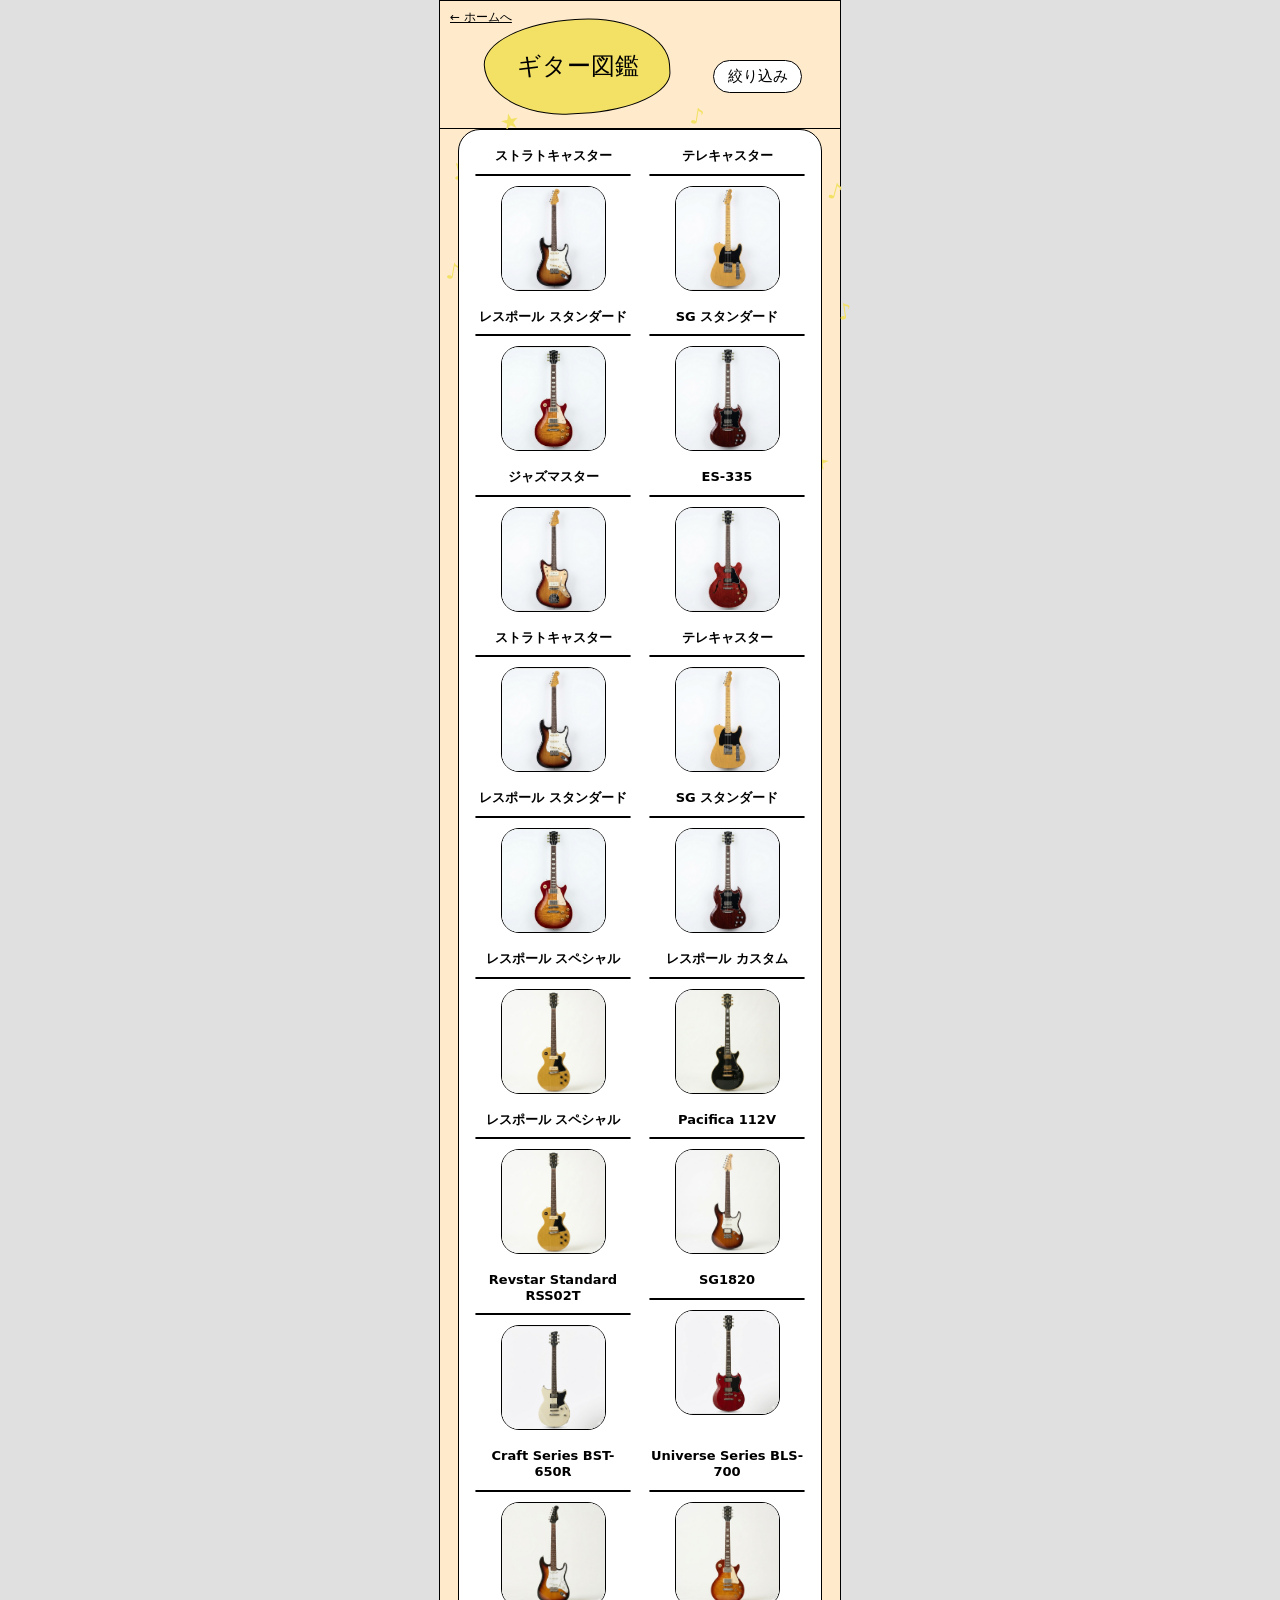
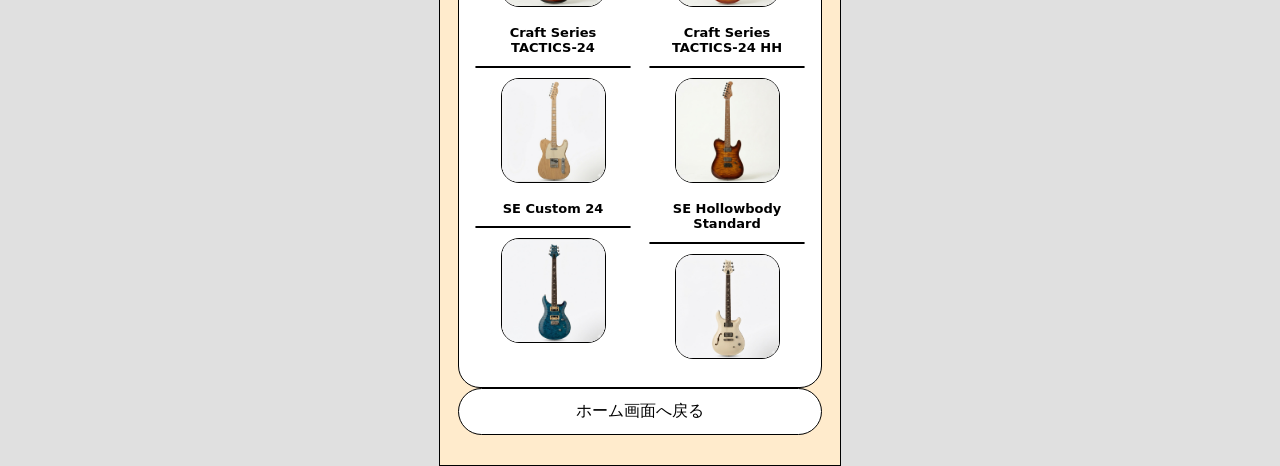
<file: catalog.html>
<!doctype html>
<html lang="ja">
  <head>
    <meta charset="UTF-8" />
    <meta name="viewport" content="width=device-width, initial-scale=1.0" />
    <title>ギター図鑑 | 初めてのギターガイド</title>
    <link rel="stylesheet" href="style.css" />
  </head>
  <body>
    <div class="site-app">
      <section id="zukan" class="screen zukan-screen">
        <div class="css-page-header">
          <a class="css-home-link" href="index.html">← ホームへ</a>
          <div class="css-title-blob"></div>
          <div class="css-page-title">ギター図鑑</div>
          <label class="css-filter-button" for="filter-open">絞り込み</label>
        </div>
        <div class="zukan-decoration" aria-hidden="true">
          <span style="left: 12px; top: 160px; --r: -15deg">♪</span>
          <span style="left: 6px; top: 260px; --r: 10deg">♪</span>
          <span style="left: 28px; top: 430px; --r: -10deg">★</span>
          <span style="left: 388px; top: 180px; --r: 15deg">♪</span>
          <span style="left: 398px; top: 300px; --r: -8deg">♪</span>
          <span style="left: 370px; top: 450px; --r: 12deg">★</span>
          <span style="left: 60px; top: 110px; --r: -12deg">★</span>
          <span style="left: 250px; top: 105px; --r: 9deg">♪</span>
          <span style="left: 70px; top: 620px; --r: 10deg">★</span>
          <span style="left: 300px; top: 640px; --r: -12deg">★</span>
        </div>
        <form class="zukan-filter-form">
          <input type="checkbox" id="filter-open" />
          <input
            class="zukan-input"
            type="radio"
            name="filter-type"
            id="filter-type-all"
            checked
          /><input
            class="zukan-input"
            type="radio"
            name="filter-type"
            id="filter-type-strat"
          /><input
            class="zukan-input"
            type="radio"
            name="filter-type"
            id="filter-type-tele"
          /><input
            class="zukan-input"
            type="radio"
            name="filter-type"
            id="filter-type-lp"
          /><input
            class="zukan-input"
            type="radio"
            name="filter-type"
            id="filter-type-sg"
          /><input
            class="zukan-input"
            type="radio"
            name="filter-type"
            id="filter-type-jm"
          /><input
            class="zukan-input"
            type="radio"
            name="filter-type"
            id="filter-type-semiac"
          /><input
            class="zukan-input"
            type="radio"
            name="filter-color"
            id="filter-color-all"
            checked
          /><input
            class="zukan-input"
            type="radio"
            name="filter-color"
            id="filter-color-sunburst"
          /><input
            class="zukan-input"
            type="radio"
            name="filter-color"
            id="filter-color-butterscotch"
          /><input
            class="zukan-input"
            type="radio"
            name="filter-color"
            id="filter-color-cherryred"
          /><input
            class="zukan-input"
            type="radio"
            name="filter-color"
            id="filter-color-cherry"
          /><input
            class="zukan-input"
            type="radio"
            name="filter-color"
            id="filter-color-black"
          /><input
            class="zukan-input"
            type="radio"
            name="filter-color"
            id="filter-color-natural"
          /><input
            class="zukan-input"
            type="radio"
            name="filter-color"
            id="filter-color-red"
          /><input
            class="zukan-input"
            type="radio"
            name="filter-color"
            id="filter-color-tvyellow"
          /><input
            class="zukan-input"
            type="radio"
            name="filter-color"
            id="filter-color-blue"
          /><input
            class="zukan-input"
            type="radio"
            name="filter-color"
            id="filter-color-white"
          /><input
            class="zukan-input"
            type="radio"
            name="filter-pickup"
            id="filter-pickup-all"
            checked
          /><input
            class="zukan-input"
            type="radio"
            name="filter-pickup"
            id="filter-pickup-single"
          /><input
            class="zukan-input"
            type="radio"
            name="filter-pickup"
            id="filter-pickup-hum"
          /><input
            class="zukan-input"
            type="radio"
            name="filter-pickup"
            id="filter-pickup-p90"
          /><input
            class="zukan-input"
            type="radio"
            name="filter-price"
            id="filter-price-all"
            checked
          /><input
            class="zukan-input"
            type="radio"
            name="filter-price"
            id="filter-price-p0"
          /><input
            class="zukan-input"
            type="radio"
            name="filter-price"
            id="filter-price-p3_10"
          /><input
            class="zukan-input"
            type="radio"
            name="filter-price"
            id="filter-price-p5_10"
          /><input
            class="zukan-input"
            type="radio"
            name="filter-price"
            id="filter-price-p10_20"
          /><input
            class="zukan-input"
            type="radio"
            name="filter-price"
            id="filter-price-p20_30"
          /><input
            class="zukan-input"
            type="radio"
            name="filter-price"
            id="filter-price-p30"
          /><input
            class="zukan-input"
            type="radio"
            name="filter-weight"
            id="filter-weight-all"
            checked
          /><input
            class="zukan-input"
            type="radio"
            name="filter-weight"
            id="filter-weight-light"
          /><input
            class="zukan-input"
            type="radio"
            name="filter-weight"
            id="filter-weight-standard"
          /><input
            class="zukan-input"
            type="radio"
            name="filter-weight"
            id="filter-weight-heavy"
          /><input
            class="zukan-input"
            type="radio"
            name="filter-brand"
            id="filter-brand-all"
            checked
          /><input
            class="zukan-input"
            type="radio"
            name="filter-brand"
            id="filter-brand-fender"
          /><input
            class="zukan-input"
            type="radio"
            name="filter-brand"
            id="filter-brand-gibson"
          /><input
            class="zukan-input"
            type="radio"
            name="filter-brand"
            id="filter-brand-squier"
          /><input
            class="zukan-input"
            type="radio"
            name="filter-brand"
            id="filter-brand-epiphone"
          /><input
            class="zukan-input"
            type="radio"
            name="filter-brand"
            id="filter-brand-yamaha"
          /><input
            class="zukan-input"
            type="radio"
            name="filter-brand"
            id="filter-brand-bacchus"
          /><input
            class="zukan-input"
            type="radio"
            name="filter-brand"
            id="filter-brand-prs"
          />
          <p class="no-js-note">
            この図鑑はJavaScriptなしで絞り込みます。条件を組み合わせる場合もCSSだけでカードを表示・非表示にしています。
          </p>
          <div class="filter-panel">
            <div class="filter-grid">
              <div class="filter-group">
                <p class="filter-group-title">タイプ</p>
                <div class="filter-options">
                  <label for="filter-type-all">すべて</label
                  ><label for="filter-type-strat">ストラト</label
                  ><label for="filter-type-tele">テレキャス</label
                  ><label for="filter-type-lp">レスポール</label
                  ><label for="filter-type-sg">SG</label
                  ><label for="filter-type-jm">ジャズマスター</label
                  ><label for="filter-type-semiac">セミアコ</label>
                </div>
              </div>
              <div class="filter-group">
                <p class="filter-group-title">カラー</p>
                <div class="filter-options">
                  <label for="filter-color-all">すべて</label
                  ><label for="filter-color-sunburst">サンバースト</label
                  ><label for="filter-color-butterscotch">バタースコッチ</label
                  ><label for="filter-color-cherryred">チェリーレッド</label
                  ><label for="filter-color-cherry">チェリー</label
                  ><label for="filter-color-black">ブラック</label
                  ><label for="filter-color-natural">ナチュラル</label
                  ><label for="filter-color-red">レッド</label
                  ><label for="filter-color-tvyellow">TV イエロー</label
                  ><label for="filter-color-blue">ブルー</label
                  ><label for="filter-color-white">ホワイト</label>
                </div>
              </div>
              <div class="filter-group">
                <p class="filter-group-title">ピックアップ</p>
                <div class="filter-options">
                  <label for="filter-pickup-all">すべて</label
                  ><label for="filter-pickup-single">シングルコイル</label
                  ><label for="filter-pickup-hum">ハムバッカー</label
                  ><label for="filter-pickup-p90">P90</label>
                </div>
              </div>
              <div class="filter-group">
                <p class="filter-group-title">価格</p>
                <div class="filter-options">
                  <label for="filter-price-all">すべて</label
                  ><label for="filter-price-p0">〜3万円</label
                  ><label for="filter-price-p3_10">3〜10万円</label
                  ><label for="filter-price-p5_10">5〜10万円</label
                  ><label for="filter-price-p10_20">10〜20万円</label
                  ><label for="filter-price-p20_30">20〜30万円</label
                  ><label for="filter-price-p30">30万円〜</label>
                </div>
              </div>
              <div class="filter-group">
                <p class="filter-group-title">重さ</p>
                <div class="filter-options">
                  <label for="filter-weight-all">すべて</label
                  ><label for="filter-weight-light">軽め（〜3.0kg）</label
                  ><label for="filter-weight-standard">標準（3.0〜3.8kg）</label
                  ><label for="filter-weight-heavy">重め（3.8kg〜）</label>
                </div>
              </div>
              <div class="filter-group">
                <p class="filter-group-title">ブランド</p>
                <div class="filter-options">
                  <label for="filter-brand-all">すべて</label
                  ><label for="filter-brand-fender">Fender</label
                  ><label for="filter-brand-gibson">Gibson</label
                  ><label for="filter-brand-squier">Squier</label
                  ><label for="filter-brand-epiphone">Epiphone</label
                  ><label for="filter-brand-yamaha">Yamaha</label
                  ><label for="filter-brand-bacchus">Bacchus</label
                  ><label for="filter-brand-prs">PRS</label>
                </div>
              </div>
            </div>
          </div>
          <div class="zukan-list">
            <article
              class="guitar-card filter-type-strat filter-color-sunburst filter-pickup-single filter-price-p5_10 filter-weight-standard filter-brand-fender"
            >
              <div class="guitar-thumb">
                <img
                  src="assets/S__68804613_0.jpg"
                  alt="Fender ストラトキャスター"
                />
              </div>
              <div class="guitar-meta">
                <div class="guitar-brand">Fender</div>
                <h3 class="guitar-name">ストラトキャスター</h3>
                <div class="tag-list">
                  <span class="tag">ストラト</span
                  ><span class="tag">サンバースト</span
                  ><span class="tag">シングルコイル</span
                  ><span class="tag">5〜10万円</span
                  ><span class="tag">約3.5kg</span>
                </div>
              </div>
              <p class="guitar-desc">
                クリーンで明るいサウンドが特徴の万能ギター。ロック・ポップ・ブルースなどあらゆるジャンルに対応。軽量で弾きやすく初心者にも人気。
              </p>
              <details class="guitar-detail">
                <summary>詳しく見る</summary>
                <table class="spec-table">
                  <tbody>
                    <tr>
                      <th>タイプ</th>
                      <td>ストラト</td>
                    </tr>
                    <tr>
                      <th>カラー</th>
                      <td>サンバースト</td>
                    </tr>
                    <tr>
                      <th>ピックアップ</th>
                      <td>シングルコイル</td>
                    </tr>
                    <tr>
                      <th>価格</th>
                      <td>5〜10万円</td>
                    </tr>
                    <tr>
                      <th>重さ</th>
                      <td>約3.5kg / 標準（3.0〜3.8kg）</td>
                    </tr>
                  </tbody>
                </table>
                <div class="color-swatches">
                  <span class="swatch"
                    ><i style="background: #8b4513"></i>サンバースト</span
                  ><span class="swatch"
                    ><i style="background: #111"></i>ブラック</span
                  ><span class="swatch"
                    ><i style="background: #f0f0f0"></i>ホワイト</span
                  ><span class="swatch"
                    ><i style="background: #cc2200"></i>レッド</span
                  ><span class="swatch"
                    ><i style="background: #1a4a8a"></i>ブルー</span
                  >
                </div>
                <div class="pickup-block">
                  <strong>フロント / シングルコイル</strong
                  ><br />最も温かくまろやかな音。クリーンやジャズ的なサウンドに最適。コードをゆったり弾くときに活躍。
                </div>
                <div class="pickup-block">
                  <strong>センター / シングルコイル</strong
                  ><br />フロントとリアの中間的なサウンド。フロントと組み合わせると「鼻づまり」感のある独特のハーフトーンが得られる。
                </div>
                <div class="pickup-block">
                  <strong>リア / シングルコイル</strong
                  ><br />最も明るくシャープな音。カッティングやリードプレイに最適。ロックやファンクで最もよく使われるポジション。
                </div>
              </details>
            </article>
            <article
              class="guitar-card filter-type-tele filter-color-butterscotch filter-pickup-single filter-price-p5_10 filter-weight-standard filter-brand-fender"
            >
              <div class="guitar-thumb">
                <img
                  src="assets/S__68804614_0.jpg"
                  alt="Fender テレキャスター"
                />
              </div>
              <div class="guitar-meta">
                <div class="guitar-brand">Fender</div>
                <h3 class="guitar-name">テレキャスター</h3>
                <div class="tag-list">
                  <span class="tag">テレキャス</span
                  ><span class="tag">バタースコッチ</span
                  ><span class="tag">シングルコイル</span
                  ><span class="tag">5〜10万円</span
                  ><span class="tag">約3.2kg</span>
                </div>
              </div>
              <p class="guitar-desc">
                歯切れの良いクリアなサウンドが魅力。カントリー・ファンク・ロックで活躍するシンプルで頑丈な定番モデル。
              </p>
              <details class="guitar-detail">
                <summary>詳しく見る</summary>
                <table class="spec-table">
                  <tbody>
                    <tr>
                      <th>タイプ</th>
                      <td>テレキャス</td>
                    </tr>
                    <tr>
                      <th>カラー</th>
                      <td>バタースコッチ</td>
                    </tr>
                    <tr>
                      <th>ピックアップ</th>
                      <td>シングルコイル</td>
                    </tr>
                    <tr>
                      <th>価格</th>
                      <td>5〜10万円</td>
                    </tr>
                    <tr>
                      <th>重さ</th>
                      <td>約3.2kg / 標準（3.0〜3.8kg）</td>
                    </tr>
                  </tbody>
                </table>
                <div class="color-swatches">
                  <span class="swatch"
                    ><i style="background: #d4a843"></i>バタースコッチ</span
                  ><span class="swatch"
                    ><i style="background: #111"></i>ブラック</span
                  ><span class="swatch"
                    ><i style="background: #c8a870"></i>ナチュラル</span
                  ><span class="swatch"
                    ><i style="background: #8b4513"></i>サンバースト</span
                  ><span class="swatch"
                    ><i style="background: #cc2200"></i>レッド</span
                  >
                </div>
                <div class="pickup-block">
                  <strong>フロント / シングルコイル</strong
                  ><br />丸みのある温かいサウンド。ジャズやブルースのリードに向く。テレキャス独特のネックPUの音はクセになる心地よさ。
                </div>
                <div class="pickup-block">
                  <strong>リア / シングルコイル</strong
                  ><br />テレキャスを象徴するキンキンとした明るい音。ブラスサドル＋金属プレートで音が締まり、カントリーやロックンロールに最高。
                </div>
              </details>
            </article>
            <article
              class="guitar-card filter-type-lp filter-color-sunburst filter-pickup-hum filter-price-p30 filter-weight-heavy filter-brand-gibson"
            >
              <div class="guitar-thumb">
                <img
                  src="assets/2a4c415238f0b0fa149af5a40d2340d3ec4a39f8.png"
                  alt="Gibson レスポール スタンダード"
                />
              </div>
              <div class="guitar-meta">
                <div class="guitar-brand">Gibson</div>
                <h3 class="guitar-name">レスポール スタンダード</h3>
                <div class="tag-list">
                  <span class="tag">レスポール</span
                  ><span class="tag">サンバースト</span
                  ><span class="tag">ハムバッカー</span
                  ><span class="tag">30万円〜</span
                  ><span class="tag">約4.5kg</span>
                </div>
              </div>
              <p class="guitar-desc">
                重厚でクリーミーなサウンドはロック・ブルースの象徴。圧倒的な存在感と高級感のある木目が魅力の名器。
              </p>
              <details class="guitar-detail">
                <summary>詳しく見る</summary>
                <table class="spec-table">
                  <tbody>
                    <tr>
                      <th>タイプ</th>
                      <td>レスポール</td>
                    </tr>
                    <tr>
                      <th>カラー</th>
                      <td>サンバースト</td>
                    </tr>
                    <tr>
                      <th>ピックアップ</th>
                      <td>ハムバッカー</td>
                    </tr>
                    <tr>
                      <th>価格</th>
                      <td>30万円〜</td>
                    </tr>
                    <tr>
                      <th>重さ</th>
                      <td>約4.5kg / 重め（3.8kg〜）</td>
                    </tr>
                  </tbody>
                </table>
                <div class="color-swatches">
                  <span class="swatch"
                    ><i style="background: #8b4513"></i>サンバースト</span
                  ><span class="swatch"
                    ><i style="background: #7b1010"></i>チェリー</span
                  ><span class="swatch"
                    ><i style="background: #111"></i>ブラック</span
                  ><span class="swatch"
                    ><i style="background: #f0f0f0"></i>ホワイト</span
                  ><span class="swatch"
                    ><i style="background: #d4b020"></i>TV イエロー</span
                  ><span class="swatch"
                    ><i style="background: #8b1515"></i>チェリーレッド</span
                  >
                </div>
                <div class="pickup-block">
                  <strong>フロント / ハムバッカー</strong
                  ><br />甘くクリーミーなサウンド。ブルースのソロやジャズ的なフレーズに最適。音の太さと温かさはレスポールならでは。
                </div>
                <div class="pickup-block">
                  <strong>リア / ハムバッカー</strong
                  ><br />パワフルで厚みのある歪みサウンド。ロックのリードに最適で、サステインが豊か。ハードロックの定番ポジション。
                </div>
              </details>
            </article>
            <article
              class="guitar-card filter-type-sg filter-color-cherryred filter-pickup-hum filter-price-p20_30 filter-weight-light filter-brand-gibson"
            >
              <div class="guitar-thumb">
                <img
                  src="assets/S__68804615_0.jpg"
                  alt="Gibson SG スタンダード"
                />
              </div>
              <div class="guitar-meta">
                <div class="guitar-brand">Gibson</div>
                <h3 class="guitar-name">SG スタンダード</h3>
                <div class="tag-list">
                  <span class="tag">SG</span
                  ><span class="tag">チェリーレッド</span
                  ><span class="tag">ハムバッカー</span
                  ><span class="tag">20〜30万円</span
                  ><span class="tag">約2.8kg</span>
                </div>
              </div>
              <p class="guitar-desc">
                薄く軽いボディながら攻撃的なサウンドが特徴。ハードロック・メタルに最適な、アクセスしやすいハイフレット。
              </p>
              <details class="guitar-detail">
                <summary>詳しく見る</summary>
                <table class="spec-table">
                  <tbody>
                    <tr>
                      <th>タイプ</th>
                      <td>SG</td>
                    </tr>
                    <tr>
                      <th>カラー</th>
                      <td>チェリーレッド</td>
                    </tr>
                    <tr>
                      <th>ピックアップ</th>
                      <td>ハムバッカー</td>
                    </tr>
                    <tr>
                      <th>価格</th>
                      <td>20〜30万円</td>
                    </tr>
                    <tr>
                      <th>重さ</th>
                      <td>約2.8kg / 軽め（〜3.0kg）</td>
                    </tr>
                  </tbody>
                </table>
                <div class="color-swatches">
                  <span class="swatch"
                    ><i style="background: #8b1515"></i>チェリーレッド</span
                  ><span class="swatch"
                    ><i style="background: #111"></i>ブラック</span
                  ><span class="swatch"
                    ><i style="background: #f0f0f0"></i>ホワイト</span
                  >
                </div>
                <div class="pickup-block">
                  <strong>フロント / ハムバッカー</strong
                  ><br />レスポールより軽めで少しシャープなクリーントーン。ボディが薄い分、レスポールより明るめのキャラクター。
                </div>
                <div class="pickup-block">
                  <strong>リア / ハムバッカー</strong
                  ><br />攻撃的でエッジの立った歪みサウンド。ハードロック・メタルのリフに最強。アンガス・ヤングはこのポジション一択。
                </div>
              </details>
            </article>
            <article
              class="guitar-card filter-type-jm filter-color-sunburst filter-pickup-single filter-price-p10_20 filter-weight-heavy filter-brand-fender"
            >
              <div class="guitar-thumb">
                <img
                  src="assets/S__68804616_0.jpg"
                  alt="Fender ジャズマスター"
                />
              </div>
              <div class="guitar-meta">
                <div class="guitar-brand">Fender</div>
                <h3 class="guitar-name">ジャズマスター</h3>
                <div class="tag-list">
                  <span class="tag">ジャズマスター</span
                  ><span class="tag">サンバースト</span
                  ><span class="tag">シングルコイル</span
                  ><span class="tag">10〜20万円</span
                  ><span class="tag">約3.8kg</span>
                </div>
              </div>
              <p class="guitar-desc">
                個性的なルックスと独特のサウンドがインディー・オルタナ系で人気。フローティングトレモロが唯一無二の表現を可能にする。
              </p>
              <details class="guitar-detail">
                <summary>詳しく見る</summary>
                <table class="spec-table">
                  <tbody>
                    <tr>
                      <th>タイプ</th>
                      <td>ジャズマスター</td>
                    </tr>
                    <tr>
                      <th>カラー</th>
                      <td>サンバースト</td>
                    </tr>
                    <tr>
                      <th>ピックアップ</th>
                      <td>シングルコイル</td>
                    </tr>
                    <tr>
                      <th>価格</th>
                      <td>10〜20万円</td>
                    </tr>
                    <tr>
                      <th>重さ</th>
                      <td>約3.8kg / 重め（3.8kg〜）</td>
                    </tr>
                  </tbody>
                </table>
                <div class="color-swatches">
                  <span class="swatch"
                    ><i style="background: #8b4513"></i>サンバースト</span
                  ><span class="swatch"
                    ><i style="background: #f0f0f0"></i>ホワイト</span
                  ><span class="swatch"
                    ><i style="background: #1a4a8a"></i>ブルー</span
                  >
                </div>
                <div class="pickup-block">
                  <strong>フロント / シングルコイル</strong
                  ><br />ジャズマスター専用の広いPU。こもりすぎず独特のジャリっとした音。リズムサーキットと組み合わせると深みのあるサウンドに。
                </div>
                <div class="pickup-block">
                  <strong>リア / シングルコイル</strong
                  ><br />オルタナ・インディーロックの象徴的な音。少しザラついた個性的なサウンドで、ノイズさえもサウンドの一部になる独特の魅力がある。
                </div>
              </details>
            </article>
            <article
              class="guitar-card filter-type-semiac filter-color-cherryred filter-pickup-hum filter-price-p30 filter-weight-standard filter-brand-gibson"
            >
              <div class="guitar-thumb">
                <img src="assets/S__68804617_0.jpg" alt="Gibson ES-335" />
              </div>
              <div class="guitar-meta">
                <div class="guitar-brand">Gibson</div>
                <h3 class="guitar-name">ES-335</h3>
                <div class="tag-list">
                  <span class="tag">セミアコ</span
                  ><span class="tag">チェリーレッド</span
                  ><span class="tag">ハムバッカー</span
                  ><span class="tag">30万円〜</span
                  ><span class="tag">約3.7kg</span>
                </div>
              </div>
              <p class="guitar-desc">
                セミホロウ構造による温かく豊かなサウンド。ジャズ・ブルースからロックまで対応する大人の余裕を感じさせるエレガントな一本。
              </p>
              <details class="guitar-detail">
                <summary>詳しく見る</summary>
                <table class="spec-table">
                  <tbody>
                    <tr>
                      <th>タイプ</th>
                      <td>セミアコ</td>
                    </tr>
                    <tr>
                      <th>カラー</th>
                      <td>チェリーレッド</td>
                    </tr>
                    <tr>
                      <th>ピックアップ</th>
                      <td>ハムバッカー</td>
                    </tr>
                    <tr>
                      <th>価格</th>
                      <td>30万円〜</td>
                    </tr>
                    <tr>
                      <th>重さ</th>
                      <td>約3.7kg / 標準（3.0〜3.8kg）</td>
                    </tr>
                  </tbody>
                </table>
                <div class="color-swatches">
                  <span class="swatch"
                    ><i style="background: #8b1515"></i>チェリーレッド</span
                  ><span class="swatch"
                    ><i style="background: #c8a870"></i>ナチュラル</span
                  ><span class="swatch"
                    ><i style="background: #8b4513"></i>サンバースト</span
                  ><span class="swatch"
                    ><i style="background: #111"></i>ブラック</span
                  >
                </div>
                <div class="pickup-block">
                  <strong>フロント / ハムバッカー</strong
                  ><br />セミホロウの箱鳴り感が加わり、非常に温かくエアリーなサウンド。ジャズのコードワークやメロディに最高のキャラクター。
                </div>
                <div class="pickup-block">
                  <strong>リア / ハムバッカー</strong
                  ><br />ソリッドボディのハムより少し軽やかで、ブルースのソロに絶妙にマッチ。B.B.キングが愛用したのもこのポジション。
                </div>
              </details>
            </article>
            <article
              class="guitar-card filter-type-strat filter-color-red filter-pickup-single filter-price-p0 filter-weight-standard filter-brand-squier"
            >
              <div class="guitar-thumb">
                <img
                  src="assets/S__68804613_0.jpg"
                  alt="Squier ストラトキャスター"
                />
              </div>
              <div class="guitar-meta">
                <div class="guitar-brand">Squier</div>
                <h3 class="guitar-name">ストラトキャスター</h3>
                <div class="tag-list">
                  <span class="tag">ストラト</span
                  ><span class="tag">レッド</span
                  ><span class="tag">シングルコイル</span
                  ><span class="tag">〜3万円</span
                  ><span class="tag">約3.4kg</span>
                </div>
              </div>
              <p class="guitar-desc">
                Fender公式のエントリーブランド。ストラトの操作感を低価格で体験できる初心者の定番。コスパ抜群。
              </p>
              <details class="guitar-detail">
                <summary>詳しく見る</summary>
                <table class="spec-table">
                  <tbody>
                    <tr>
                      <th>タイプ</th>
                      <td>ストラト</td>
                    </tr>
                    <tr>
                      <th>カラー</th>
                      <td>レッド</td>
                    </tr>
                    <tr>
                      <th>ピックアップ</th>
                      <td>シングルコイル</td>
                    </tr>
                    <tr>
                      <th>価格</th>
                      <td>〜3万円</td>
                    </tr>
                    <tr>
                      <th>重さ</th>
                      <td>約3.4kg / 標準（3.0〜3.8kg）</td>
                    </tr>
                  </tbody>
                </table>
                <div class="color-swatches">
                  <span class="swatch"
                    ><i style="background: #8b4513"></i>サンバースト</span
                  ><span class="swatch"
                    ><i style="background: #111"></i>ブラック</span
                  ><span class="swatch"
                    ><i style="background: #f0f0f0"></i>ホワイト</span
                  ><span class="swatch"
                    ><i style="background: #cc2200"></i>レッド</span
                  ><span class="swatch"
                    ><i style="background: #1a4a8a"></i>ブルー</span
                  >
                </div>
                <div class="pickup-block">
                  <strong>フロント / シングルコイル</strong
                  ><br />温かくまろやかなサウンド。本家より少し素朴な音だが、クリーンプレイには十分使える。
                </div>
                <div class="pickup-block">
                  <strong>センター / シングルコイル</strong
                  ><br />フロントとリアの中間のバランスの取れた音。フロントとのハーフトーンが気持ち良い。
                </div>
                <div class="pickup-block">
                  <strong>リア / シングルコイル</strong
                  ><br />明るくシャープなサウンド。本家ほど上品ではないが、ロックやカッティングには十分な音。
                </div>
              </details>
            </article>
            <article
              class="guitar-card filter-type-tele filter-color-natural filter-pickup-single filter-price-p0 filter-weight-standard filter-brand-squier"
            >
              <div class="guitar-thumb">
                <img
                  src="assets/S__68804614_0.jpg"
                  alt="Squier テレキャスター"
                />
              </div>
              <div class="guitar-meta">
                <div class="guitar-brand">Squier</div>
                <h3 class="guitar-name">テレキャスター</h3>
                <div class="tag-list">
                  <span class="tag">テレキャス</span
                  ><span class="tag">ナチュラル</span
                  ><span class="tag">シングルコイル</span
                  ><span class="tag">〜3万円</span
                  ><span class="tag">約3.1kg</span>
                </div>
              </div>
              <p class="guitar-desc">
                Fender公式のエントリーブランドによるテレキャス。シンプルな構造で扱いやすく、入門用として最適。
              </p>
              <details class="guitar-detail">
                <summary>詳しく見る</summary>
                <table class="spec-table">
                  <tbody>
                    <tr>
                      <th>タイプ</th>
                      <td>テレキャス</td>
                    </tr>
                    <tr>
                      <th>カラー</th>
                      <td>ナチュラル</td>
                    </tr>
                    <tr>
                      <th>ピックアップ</th>
                      <td>シングルコイル</td>
                    </tr>
                    <tr>
                      <th>価格</th>
                      <td>〜3万円</td>
                    </tr>
                    <tr>
                      <th>重さ</th>
                      <td>約3.1kg / 標準（3.0〜3.8kg）</td>
                    </tr>
                  </tbody>
                </table>
                <div class="color-swatches">
                  <span class="swatch"
                    ><i style="background: #d4a843"></i>バタースコッチ</span
                  ><span class="swatch"
                    ><i style="background: #111"></i>ブラック</span
                  ><span class="swatch"
                    ><i style="background: #c8a870"></i>ナチュラル</span
                  ><span class="swatch"
                    ><i style="background: #8b4513"></i>サンバースト</span
                  ><span class="swatch"
                    ><i style="background: #cc2200"></i>レッド</span
                  >
                </div>
                <div class="pickup-block">
                  <strong>フロント / シングルコイル</strong
                  ><br />丸みのある入門向けサウンド。テレキャスらしいネック側の温かみをしっかり体験できる。
                </div>
                <div class="pickup-block">
                  <strong>リア / シングルコイル</strong
                  ><br />テレキャスらしいキラキラした音。本家ほどの鋭さはないが、初心者が音を掴むには最適。
                </div>
              </details>
            </article>
            <article
              class="guitar-card filter-type-lp filter-color-black filter-pickup-hum filter-price-p3_10 filter-weight-heavy filter-brand-epiphone"
            >
              <div class="guitar-thumb">
                <img
                  src="assets/2a4c415238f0b0fa149af5a40d2340d3ec4a39f8.png"
                  alt="Epiphone レスポール スタンダード"
                />
              </div>
              <div class="guitar-meta">
                <div class="guitar-brand">Epiphone</div>
                <h3 class="guitar-name">レスポール スタンダード</h3>
                <div class="tag-list">
                  <span class="tag">レスポール</span
                  ><span class="tag">ブラック</span
                  ><span class="tag">ハムバッカー</span
                  ><span class="tag">3〜10万円</span
                  ><span class="tag">約4.2kg</span>
                </div>
              </div>
              <p class="guitar-desc">
                Gibson公式傘下のEpiphoneによるレスポール。本家に近い見た目とサウンドを手頃な価格で実現。
              </p>
              <details class="guitar-detail">
                <summary>詳しく見る</summary>
                <table class="spec-table">
                  <tbody>
                    <tr>
                      <th>タイプ</th>
                      <td>レスポール</td>
                    </tr>
                    <tr>
                      <th>カラー</th>
                      <td>ブラック</td>
                    </tr>
                    <tr>
                      <th>ピックアップ</th>
                      <td>ハムバッカー</td>
                    </tr>
                    <tr>
                      <th>価格</th>
                      <td>3〜10万円</td>
                    </tr>
                    <tr>
                      <th>重さ</th>
                      <td>約4.2kg / 重め（3.8kg〜）</td>
                    </tr>
                  </tbody>
                </table>
                <div class="color-swatches">
                  <span class="swatch"
                    ><i style="background: #8b4513"></i>サンバースト</span
                  ><span class="swatch"
                    ><i style="background: #7b1010"></i>チェリー</span
                  ><span class="swatch"
                    ><i style="background: #111"></i>ブラック</span
                  ><span class="swatch"
                    ><i style="background: #f0f0f0"></i>ホワイト</span
                  ><span class="swatch"
                    ><i style="background: #d4b020"></i>TV イエロー</span
                  ><span class="swatch"
                    ><i style="background: #8b1515"></i>チェリーレッド</span
                  >
                </div>
                <div class="pickup-block">
                  <strong>フロント / ハムバッカー</strong
                  ><br />本家より少し軽めだが、甘くクリーミーなレスポールらしい音を体験できる。コスパ優秀。
                </div>
                <div class="pickup-block">
                  <strong>リア / ハムバッカー</strong
                  ><br />しっかりとしたパワー感のある歪みサウンド。本家Gibsonと比べるとやや素直な音だが、ロックには十分。
                </div>
              </details>
            </article>
            <article
              class="guitar-card filter-type-sg filter-color-black filter-pickup-hum filter-price-p3_10 filter-weight-light filter-brand-epiphone"
            >
              <div class="guitar-thumb">
                <img
                  src="assets/S__68804615_0.jpg"
                  alt="Epiphone SG スタンダード"
                />
              </div>
              <div class="guitar-meta">
                <div class="guitar-brand">Epiphone</div>
                <h3 class="guitar-name">SG スタンダード</h3>
                <div class="tag-list">
                  <span class="tag">SG</span><span class="tag">ブラック</span
                  ><span class="tag">ハムバッカー</span
                  ><span class="tag">3〜10万円</span
                  ><span class="tag">約2.9kg</span>
                </div>
              </div>
              <p class="guitar-desc">
                Epiphoneが手がける入門向けSG。軽量で弾きやすく、ハードロックを目指す初心者に最適なモデル。
              </p>
              <details class="guitar-detail">
                <summary>詳しく見る</summary>
                <table class="spec-table">
                  <tbody>
                    <tr>
                      <th>タイプ</th>
                      <td>SG</td>
                    </tr>
                    <tr>
                      <th>カラー</th>
                      <td>ブラック</td>
                    </tr>
                    <tr>
                      <th>ピックアップ</th>
                      <td>ハムバッカー</td>
                    </tr>
                    <tr>
                      <th>価格</th>
                      <td>3〜10万円</td>
                    </tr>
                    <tr>
                      <th>重さ</th>
                      <td>約2.9kg / 軽め（〜3.0kg）</td>
                    </tr>
                  </tbody>
                </table>
                <div class="color-swatches">
                  <span class="swatch"
                    ><i style="background: #8b1515"></i>チェリーレッド</span
                  ><span class="swatch"
                    ><i style="background: #111"></i>ブラック</span
                  ><span class="swatch"
                    ><i style="background: #f0f0f0"></i>ホワイト</span
                  >
                </div>
                <div class="pickup-block">
                  <strong>フロント / ハムバッカー</strong
                  ><br />軽量ボディの特性が出た、やや軽めでシャープなハムサウンド。クリーンでも使いやすい。
                </div>
                <div class="pickup-block">
                  <strong>リア / ハムバッカー</strong
                  ><br />攻撃的でエッジの立った歪み。本家SGに迫るロックなサウンドが手頃な価格で手に入る。
                </div>
              </details>
            </article>
            <article
              class="guitar-card filter-type-lp filter-color-tvyellow filter-pickup-p90 filter-price-p20_30 filter-weight-heavy filter-brand-gibson"
            >
              <div class="guitar-thumb">
                <img
                  src="assets/S__68812812_0.jpg"
                  alt="Gibson レスポール スペシャル"
                />
              </div>
              <div class="guitar-meta">
                <div class="guitar-brand">Gibson</div>
                <h3 class="guitar-name">レスポール スペシャル</h3>
                <div class="tag-list">
                  <span class="tag">レスポール</span
                  ><span class="tag">TV イエロー</span
                  ><span class="tag">P90</span
                  ><span class="tag">20〜30万円</span
                  ><span class="tag">約3.8kg</span>
                </div>
              </div>
              <p class="guitar-desc">
                P90ピックアップを2基搭載したシンプルかつ強力なモデル。フラットトップのマホガニーボディが独特の温かみと攻撃性を両立。ジャンルを選ばない万能派。
              </p>
              <details class="guitar-detail">
                <summary>詳しく見る</summary>
                <table class="spec-table">
                  <tbody>
                    <tr>
                      <th>タイプ</th>
                      <td>レスポール</td>
                    </tr>
                    <tr>
                      <th>カラー</th>
                      <td>TV イエロー</td>
                    </tr>
                    <tr>
                      <th>ピックアップ</th>
                      <td>P90</td>
                    </tr>
                    <tr>
                      <th>価格</th>
                      <td>20〜30万円</td>
                    </tr>
                    <tr>
                      <th>重さ</th>
                      <td>約3.8kg / 重め（3.8kg〜）</td>
                    </tr>
                  </tbody>
                </table>
                <div class="color-swatches">
                  <span class="swatch"
                    ><i style="background: #8b4513"></i>サンバースト</span
                  ><span class="swatch"
                    ><i style="background: #7b1010"></i>チェリー</span
                  ><span class="swatch"
                    ><i style="background: #111"></i>ブラック</span
                  ><span class="swatch"
                    ><i style="background: #f0f0f0"></i>ホワイト</span
                  ><span class="swatch"
                    ><i style="background: #d4b020"></i>TV イエロー</span
                  ><span class="swatch"
                    ><i style="background: #8b1515"></i>チェリーレッド</span
                  >
                </div>
                <div class="pickup-block">
                  <strong>フロント / P90</strong
                  ><br />ハムバッカーより明るく、シングルよりパワフルな中低域。ブルースのソロや太いクリーントーンに最高。
                </div>
                <div class="pickup-block">
                  <strong>リア / P90</strong
                  ><br />シングルコイルのような鋭さとハムバッカーのパワーを合わせ持つ。ロックンロールやパンクのリフに抜群のキャラクター。
                </div>
              </details>
            </article>
            <article
              class="guitar-card filter-type-lp filter-color-black filter-pickup-hum filter-price-p30 filter-weight-heavy filter-brand-gibson"
            >
              <div class="guitar-thumb">
                <img
                  src="assets/S__68812813_0.jpg"
                  alt="Gibson レスポール カスタム"
                />
              </div>
              <div class="guitar-meta">
                <div class="guitar-brand">Gibson</div>
                <h3 class="guitar-name">レスポール カスタム</h3>
                <div class="tag-list">
                  <span class="tag">レスポール</span
                  ><span class="tag">ブラック</span
                  ><span class="tag">ハムバッカー</span
                  ><span class="tag">30万円〜</span
                  ><span class="tag">約4.8kg</span>
                </div>
              </div>
              <p class="guitar-desc">
                「ブラックビューティー」の愛称で知られるGibson最高峰モデル。3基のハムバッカーと全面バインディングが放つ圧倒的な存在感。スラッシュやジミー・ペイジも愛用。
              </p>
              <details class="guitar-detail">
                <summary>詳しく見る</summary>
                <table class="spec-table">
                  <tbody>
                    <tr>
                      <th>タイプ</th>
                      <td>レスポール</td>
                    </tr>
                    <tr>
                      <th>カラー</th>
                      <td>ブラック</td>
                    </tr>
                    <tr>
                      <th>ピックアップ</th>
                      <td>ハムバッカー</td>
                    </tr>
                    <tr>
                      <th>価格</th>
                      <td>30万円〜</td>
                    </tr>
                    <tr>
                      <th>重さ</th>
                      <td>約4.8kg / 重め（3.8kg〜）</td>
                    </tr>
                  </tbody>
                </table>
                <div class="color-swatches">
                  <span class="swatch"
                    ><i style="background: #8b4513"></i>サンバースト</span
                  ><span class="swatch"
                    ><i style="background: #7b1010"></i>チェリー</span
                  ><span class="swatch"
                    ><i style="background: #111"></i>ブラック</span
                  ><span class="swatch"
                    ><i style="background: #f0f0f0"></i>ホワイト</span
                  ><span class="swatch"
                    ><i style="background: #d4b020"></i>TV イエロー</span
                  ><span class="swatch"
                    ><i style="background: #8b1515"></i>チェリーレッド</span
                  >
                </div>
                <div class="pickup-block">
                  <strong>フロント / ハムバッカー</strong
                  ><br />最もふくよかで甘い音。ジャズ的なコードワークやメロディアスなリードに最適。3PUならではのまろやかさ。
                </div>
                <div class="pickup-block">
                  <strong>センター / ハムバッカー</strong
                  ><br />フロントとリアの中間のバランスの良い音。レスポールカスタム独自のポジションで、ミドルレンジの抜けが心地よい。
                </div>
                <div class="pickup-block">
                  <strong>リア / ハムバッカー</strong
                  ><br />力強くパワフルな歪みサウンド。ハードロックのリフからソロまで幅広くカバーできる最強のリアPU。
                </div>
              </details>
            </article>
            <article
              class="guitar-card filter-type-lp filter-color-tvyellow filter-pickup-p90 filter-price-p3_10 filter-weight-standard filter-brand-epiphone"
            >
              <div class="guitar-thumb">
                <img
                  src="assets/S__68812812_0.jpg"
                  alt="Epiphone レスポール スペシャル"
                />
              </div>
              <div class="guitar-meta">
                <div class="guitar-brand">Epiphone</div>
                <h3 class="guitar-name">レスポール スペシャル</h3>
                <div class="tag-list">
                  <span class="tag">レスポール</span
                  ><span class="tag">TV イエロー</span
                  ><span class="tag">P90</span><span class="tag">3〜10万円</span
                  ><span class="tag">約3.7kg</span>
                </div>
              </div>
              <p class="guitar-desc">
                Gibson LP
                Specialをベースにしたエントリーモデル。P90タイプPUのザラっとした独特のトーンを手頃な価格で体験できる。ビジュアルのインパクトも大きい。
              </p>
              <details class="guitar-detail">
                <summary>詳しく見る</summary>
                <table class="spec-table">
                  <tbody>
                    <tr>
                      <th>タイプ</th>
                      <td>レスポール</td>
                    </tr>
                    <tr>
                      <th>カラー</th>
                      <td>TV イエロー</td>
                    </tr>
                    <tr>
                      <th>ピックアップ</th>
                      <td>P90</td>
                    </tr>
                    <tr>
                      <th>価格</th>
                      <td>3〜10万円</td>
                    </tr>
                    <tr>
                      <th>重さ</th>
                      <td>約3.7kg / 標準（3.0〜3.8kg）</td>
                    </tr>
                  </tbody>
                </table>
                <div class="color-swatches">
                  <span class="swatch"
                    ><i style="background: #8b4513"></i>サンバースト</span
                  ><span class="swatch"
                    ><i style="background: #7b1010"></i>チェリー</span
                  ><span class="swatch"
                    ><i style="background: #111"></i>ブラック</span
                  ><span class="swatch"
                    ><i style="background: #f0f0f0"></i>ホワイト</span
                  ><span class="swatch"
                    ><i style="background: #d4b020"></i>TV イエロー</span
                  ><span class="swatch"
                    ><i style="background: #8b1515"></i>チェリーレッド</span
                  >
                </div>
                <div class="pickup-block">
                  <strong>フロント / P90</strong
                  ><br />本家ほどの迫力はないが、P90らしい独特の中域感をしっかり体験できる。ブルースやロックに向く。
                </div>
                <div class="pickup-block">
                  <strong>リア / P90</strong
                  ><br />歯切れのよいアタック感がある。エントリークラスながらP90の個性的なサウンドキャラクターをよく表現している。
                </div>
              </details>
            </article>
            <article
              class="guitar-card filter-type-strat filter-color-sunburst filter-pickup-hum filter-price-p3_10 filter-weight-standard filter-brand-yamaha"
            >
              <div class="guitar-thumb">
                <img src="assets/S__68812814.jpg" alt="Yamaha Pacifica 112V" />
              </div>
              <div class="guitar-meta">
                <div class="guitar-brand">Yamaha</div>
                <h3 class="guitar-name">Pacifica 112V</h3>
                <div class="tag-list">
                  <span class="tag">ストラト</span
                  ><span class="tag">サンバースト</span
                  ><span class="tag">ハムバッカー</span
                  ><span class="tag">3〜10万円</span
                  ><span class="tag">約3.4kg</span>
                </div>
              </div>
              <p class="guitar-desc">
                世界中の音楽教室でも採用されるヤマハの大ヒット入門モデル。SSH配列で幅広いサウンドに対応。ピッチ精度と演奏性の高さはこの価格帯で随一のコスパを誇る。
              </p>
              <details class="guitar-detail">
                <summary>詳しく見る</summary>
                <table class="spec-table">
                  <tbody>
                    <tr>
                      <th>タイプ</th>
                      <td>ストラト</td>
                    </tr>
                    <tr>
                      <th>カラー</th>
                      <td>サンバースト</td>
                    </tr>
                    <tr>
                      <th>ピックアップ</th>
                      <td>ハムバッカー</td>
                    </tr>
                    <tr>
                      <th>価格</th>
                      <td>3〜10万円</td>
                    </tr>
                    <tr>
                      <th>重さ</th>
                      <td>約3.4kg / 標準（3.0〜3.8kg）</td>
                    </tr>
                  </tbody>
                </table>
                <div class="color-swatches">
                  <span class="swatch"
                    ><i style="background: #8b4513"></i>サンバースト</span
                  ><span class="swatch"
                    ><i style="background: #111"></i>ブラック</span
                  ><span class="swatch"
                    ><i style="background: #f0f0f0"></i>ホワイト</span
                  ><span class="swatch"
                    ><i style="background: #cc2200"></i>レッド</span
                  ><span class="swatch"
                    ><i style="background: #1a4a8a"></i>ブルー</span
                  >
                </div>
                <div class="pickup-block">
                  <strong>フロント / シングルコイル</strong
                  ><br />クリーンで明るいサウンド。フロントとセンターのハーフトーンも気持ちよく、初心者でも扱いやすい音。
                </div>
                <div class="pickup-block">
                  <strong>センター / シングルコイル</strong
                  ><br />バランスの取れた中間的なサウンド。ハーフトーンでジャリっとした独特の音色が楽しめる。
                </div>
                <div class="pickup-block">
                  <strong>リア / ハムバッカー</strong
                  ><br />シングルより太くパワフルな音。歪みとの相性が良く、ロックからポップまで幅広く使える。SSH配列の最大の特徴。
                </div>
              </details>
            </article>
            <article
              class="guitar-card filter-type-lp filter-color-black filter-pickup-p90 filter-price-p10_20 filter-weight-standard filter-brand-yamaha"
            >
              <div class="guitar-thumb">
                <img
                  src="assets/S__68812804_0.jpg"
                  alt="Yamaha Revstar Standard RSS02T"
                />
              </div>
              <div class="guitar-meta">
                <div class="guitar-brand">Yamaha</div>
                <h3 class="guitar-name">Revstar Standard RSS02T</h3>
                <div class="tag-list">
                  <span class="tag">レスポール</span
                  ><span class="tag">ブラック</span><span class="tag">P90</span
                  ><span class="tag">10〜20万円</span
                  ><span class="tag">約3.6kg</span>
                </div>
              </div>
              <p class="guitar-desc">
                ヤマハが独自のコンセプトで開発したオリジナルデザインのギター。2基のP90タイプPUが生み出す個性的なトーンはインディー・オルタナ・ロックに最適。日本発のデザインが世界で評価される。
              </p>
              <details class="guitar-detail">
                <summary>詳しく見る</summary>
                <table class="spec-table">
                  <tbody>
                    <tr>
                      <th>タイプ</th>
                      <td>レスポール</td>
                    </tr>
                    <tr>
                      <th>カラー</th>
                      <td>ブラック</td>
                    </tr>
                    <tr>
                      <th>ピックアップ</th>
                      <td>P90</td>
                    </tr>
                    <tr>
                      <th>価格</th>
                      <td>10〜20万円</td>
                    </tr>
                    <tr>
                      <th>重さ</th>
                      <td>約3.6kg / 標準（3.0〜3.8kg）</td>
                    </tr>
                  </tbody>
                </table>
                <div class="color-swatches">
                  <span class="swatch"
                    ><i style="background: #8b4513"></i>サンバースト</span
                  ><span class="swatch"
                    ><i style="background: #7b1010"></i>チェリー</span
                  ><span class="swatch"
                    ><i style="background: #111"></i>ブラック</span
                  ><span class="swatch"
                    ><i style="background: #f0f0f0"></i>ホワイト</span
                  ><span class="swatch"
                    ><i style="background: #d4b020"></i>TV イエロー</span
                  ><span class="swatch"
                    ><i style="background: #8b1515"></i>チェリーレッド</span
                  >
                </div>
                <div class="pickup-block">
                  <strong>フロント / P90</strong
                  ><br />Revstar専用チューニングのP90。温かみのある中域が特徴で、ヤマハらしい上品な鳴りが魅力。
                </div>
                <div class="pickup-block">
                  <strong>リア / P90</strong
                  ><br />歯切れよくシャープなアタック感。ドライブさせてもサウンドが破綻しない安定感はヤマハの設計力の賜物。
                </div>
              </details>
            </article>
            <article
              class="guitar-card filter-type-sg filter-color-black filter-pickup-hum filter-price-p30 filter-weight-standard filter-brand-yamaha"
            >
              <div class="guitar-thumb">
                <img src="assets/S__68812806_0.jpg" alt="Yamaha SG1820" />
              </div>
              <div class="guitar-meta">
                <div class="guitar-brand">Yamaha</div>
                <h3 class="guitar-name">SG1820</h3>
                <div class="tag-list">
                  <span class="tag">SG</span><span class="tag">ブラック</span
                  ><span class="tag">ハムバッカー</span
                  ><span class="tag">30万円〜</span
                  ><span class="tag">約3.5kg</span>
                </div>
              </div>
              <p class="guitar-desc">
                ヤマハが誇る国産フラッグシップモデル。1970年代から続く伝統的なSGシェイプに、ヤマハ独自の高精度なクラフトマンシップを融合。カルロス・サンタナも長年愛用した名器。
              </p>
              <details class="guitar-detail">
                <summary>詳しく見る</summary>
                <table class="spec-table">
                  <tbody>
                    <tr>
                      <th>タイプ</th>
                      <td>SG</td>
                    </tr>
                    <tr>
                      <th>カラー</th>
                      <td>ブラック</td>
                    </tr>
                    <tr>
                      <th>ピックアップ</th>
                      <td>ハムバッカー</td>
                    </tr>
                    <tr>
                      <th>価格</th>
                      <td>30万円〜</td>
                    </tr>
                    <tr>
                      <th>重さ</th>
                      <td>約3.5kg / 標準（3.0〜3.8kg）</td>
                    </tr>
                  </tbody>
                </table>
                <div class="color-swatches">
                  <span class="swatch"
                    ><i style="background: #8b1515"></i>チェリーレッド</span
                  ><span class="swatch"
                    ><i style="background: #111"></i>ブラック</span
                  ><span class="swatch"
                    ><i style="background: #f0f0f0"></i>ホワイト</span
                  >
                </div>
                <div class="pickup-block">
                  <strong>フロント / ハムバッカー</strong
                  ><br />深みのある温かいサウンド。ヤマハ製PUならではの繊細なレスポンスが心地よく、クリーンからオーバードライブまで美しい音色。
                </div>
                <div class="pickup-block">
                  <strong>リア / ハムバッカー</strong
                  ><br />タイトでパワフルな歪み。国産ならではの精密なコントロールが可能で、ブルース・フュージョン・ロックで幅広く活躍。
                </div>
              </details>
            </article>
            <article
              class="guitar-card filter-type-strat filter-color-sunburst filter-pickup-single filter-price-p10_20 filter-weight-standard filter-brand-bacchus"
            >
              <div class="guitar-thumb">
                <img
                  src="assets/S__68812808_0.jpg"
                  alt="Bacchus Craft Series BST-650R"
                />
              </div>
              <div class="guitar-meta">
                <div class="guitar-brand">Bacchus</div>
                <h3 class="guitar-name">Craft Series BST-650R</h3>
                <div class="tag-list">
                  <span class="tag">ストラト</span
                  ><span class="tag">サンバースト</span
                  ><span class="tag">シングルコイル</span
                  ><span class="tag">10〜20万円</span
                  ><span class="tag">約3.5kg</span>
                </div>
              </div>
              <p class="guitar-desc">
                日本の職人が手がけるバッカスのクラフトシリーズ。国産ならではの丁寧な作りと高いプレイアビリティを、比較的リーズナブルな価格で実現。ヴィンテージライクなサウンドが魅力。
              </p>
              <details class="guitar-detail">
                <summary>詳しく見る</summary>
                <table class="spec-table">
                  <tbody>
                    <tr>
                      <th>タイプ</th>
                      <td>ストラト</td>
                    </tr>
                    <tr>
                      <th>カラー</th>
                      <td>サンバースト</td>
                    </tr>
                    <tr>
                      <th>ピックアップ</th>
                      <td>シングルコイル</td>
                    </tr>
                    <tr>
                      <th>価格</th>
                      <td>10〜20万円</td>
                    </tr>
                    <tr>
                      <th>重さ</th>
                      <td>約3.5kg / 標準（3.0〜3.8kg）</td>
                    </tr>
                  </tbody>
                </table>
                <div class="color-swatches">
                  <span class="swatch"
                    ><i style="background: #8b4513"></i>サンバースト</span
                  ><span class="swatch"
                    ><i style="background: #111"></i>ブラック</span
                  ><span class="swatch"
                    ><i style="background: #f0f0f0"></i>ホワイト</span
                  ><span class="swatch"
                    ><i style="background: #cc2200"></i>レッド</span
                  ><span class="swatch"
                    ><i style="background: #1a4a8a"></i>ブルー</span
                  >
                </div>
                <div class="pickup-block">
                  <strong>フロント / シングルコイル</strong
                  ><br />国産クラフトPUならではの品のある温かいトーン。ヴィンテージ感のある柔らかいサウンドでブルースやジャズにも。
                </div>
                <div class="pickup-block">
                  <strong>センター / シングルコイル</strong
                  ><br />バランスが良くハーフトーンも美しい。日本製らしい丁寧な音作りが感じられる。
                </div>
                <div class="pickup-block">
                  <strong>リア / シングルコイル</strong
                  ><br />明るくシャープでありながら耳に優しい音。国産クラフトの上品さがリアPUにも現れており、歪ませても耳に刺さらない。
                </div>
              </details>
            </article>
            <article
              class="guitar-card filter-type-lp filter-color-cherryred filter-pickup-hum filter-price-p3_10 filter-weight-heavy filter-brand-bacchus"
            >
              <div class="guitar-thumb">
                <img
                  src="assets/S__68812809_0.jpg"
                  alt="Bacchus Universe Series BLS-700"
                />
              </div>
              <div class="guitar-meta">
                <div class="guitar-brand">Bacchus</div>
                <h3 class="guitar-name">Universe Series BLS-700</h3>
                <div class="tag-list">
                  <span class="tag">レスポール</span
                  ><span class="tag">チェリーレッド</span
                  ><span class="tag">ハムバッカー</span
                  ><span class="tag">3〜10万円</span
                  ><span class="tag">約4.0kg</span>
                </div>
              </div>
              <p class="guitar-desc">
                バッカスのエントリーラインながら国内メーカーならではの品質管理が光る。レスポールシェイプのルックスとハムバッカーのパワフルなサウンドをコスパよく体験できる入門モデル。
              </p>
              <details class="guitar-detail">
                <summary>詳しく見る</summary>
                <table class="spec-table">
                  <tbody>
                    <tr>
                      <th>タイプ</th>
                      <td>レスポール</td>
                    </tr>
                    <tr>
                      <th>カラー</th>
                      <td>チェリーレッド</td>
                    </tr>
                    <tr>
                      <th>ピックアップ</th>
                      <td>ハムバッカー</td>
                    </tr>
                    <tr>
                      <th>価格</th>
                      <td>3〜10万円</td>
                    </tr>
                    <tr>
                      <th>重さ</th>
                      <td>約4.0kg / 重め（3.8kg〜）</td>
                    </tr>
                  </tbody>
                </table>
                <div class="color-swatches">
                  <span class="swatch"
                    ><i style="background: #8b4513"></i>サンバースト</span
                  ><span class="swatch"
                    ><i style="background: #7b1010"></i>チェリー</span
                  ><span class="swatch"
                    ><i style="background: #111"></i>ブラック</span
                  ><span class="swatch"
                    ><i style="background: #f0f0f0"></i>ホワイト</span
                  ><span class="swatch"
                    ><i style="background: #d4b020"></i>TV イエロー</span
                  ><span class="swatch"
                    ><i style="background: #8b1515"></i>チェリーレッド</span
                  >
                </div>
                <div class="pickup-block">
                  <strong>フロント / ハムバッカー</strong
                  ><br />温かみのある入門向けサウンド。バッカスらしい丁寧な音作りで、この価格帯としては上品な鳴りを持つ。
                </div>
                <div class="pickup-block">
                  <strong>リア / ハムバッカー</strong
                  ><br />しっかりとしたパワー感のある歪みサウンド。コスパ重視のモデルながら、ロックの演奏には十分なキャラクターがある。
                </div>
              </details>
            </article>
            <article
              class="guitar-card filter-type-tele filter-color-natural filter-pickup-single filter-price-p10_20 filter-weight-standard filter-brand-bacchus"
            >
              <div class="guitar-thumb">
                <img
                  src="assets/S__68812807_0.jpg"
                  alt="Bacchus Craft Series TACTICS-24"
                />
              </div>
              <div class="guitar-meta">
                <div class="guitar-brand">Bacchus</div>
                <h3 class="guitar-name">Craft Series TACTICS-24</h3>
                <div class="tag-list">
                  <span class="tag">テレキャス</span
                  ><span class="tag">ナチュラル</span
                  ><span class="tag">シングルコイル</span
                  ><span class="tag">10〜20万円</span
                  ><span class="tag">約3.2kg</span>
                </div>
              </div>
              <p class="guitar-desc">
                バッカスクラフトシリーズのテレキャスタータイプ。アッシュボディによる抜けの良いサウンドと、日本の職人が手がける高い仕上がりが両立。カントリーからロックまで対応できる実力派。
              </p>
              <details class="guitar-detail">
                <summary>詳しく見る</summary>
                <table class="spec-table">
                  <tbody>
                    <tr>
                      <th>タイプ</th>
                      <td>テレキャス</td>
                    </tr>
                    <tr>
                      <th>カラー</th>
                      <td>ナチュラル</td>
                    </tr>
                    <tr>
                      <th>ピックアップ</th>
                      <td>シングルコイル</td>
                    </tr>
                    <tr>
                      <th>価格</th>
                      <td>10〜20万円</td>
                    </tr>
                    <tr>
                      <th>重さ</th>
                      <td>約3.2kg / 標準（3.0〜3.8kg）</td>
                    </tr>
                  </tbody>
                </table>
                <div class="color-swatches">
                  <span class="swatch"
                    ><i style="background: #d4a843"></i>バタースコッチ</span
                  ><span class="swatch"
                    ><i style="background: #111"></i>ブラック</span
                  ><span class="swatch"
                    ><i style="background: #c8a870"></i>ナチュラル</span
                  ><span class="swatch"
                    ><i style="background: #8b4513"></i>サンバースト</span
                  ><span class="swatch"
                    ><i style="background: #cc2200"></i>レッド</span
                  >
                </div>
                <div class="pickup-block">
                  <strong>フロント / シングルコイル</strong
                  ><br />アッシュボディの響きが加わり、テレキャス特有の温かみに木の鳴りが加味された豊かなサウンド。
                </div>
                <div class="pickup-block">
                  <strong>リア / シングルコイル</strong
                  ><br />テレキャスらしいキラキラとしたシャープな音。国産クラフトの上品さが加わり、耳に心地よい鋭さが魅力。
                </div>
              </details>
            </article>
            <article
              class="guitar-card filter-type-tele filter-color-sunburst filter-pickup-hum filter-price-p10_20 filter-weight-standard filter-brand-bacchus"
            >
              <div class="guitar-thumb">
                <img
                  src="assets/S__68812810_0.jpg"
                  alt="Bacchus Craft Series TACTICS-24 HH"
                />
              </div>
              <div class="guitar-meta">
                <div class="guitar-brand">Bacchus</div>
                <h3 class="guitar-name">Craft Series TACTICS-24 HH</h3>
                <div class="tag-list">
                  <span class="tag">テレキャス</span
                  ><span class="tag">サンバースト</span
                  ><span class="tag">ハムバッカー</span
                  ><span class="tag">10〜20万円</span
                  ><span class="tag">約3.4kg</span>
                </div>
              </div>
              <p class="guitar-desc">
                テレキャスターシェイプにキルテッドメイプルトップとHH配列を組み合わせたバッカスの個性派クラフトモデル。ワルナットネックの温かみある鳴りと、ハムバッカー2基による太いサウンドが魅力の上位機種。
              </p>
              <details class="guitar-detail">
                <summary>詳しく見る</summary>
                <table class="spec-table">
                  <tbody>
                    <tr>
                      <th>タイプ</th>
                      <td>テレキャス</td>
                    </tr>
                    <tr>
                      <th>カラー</th>
                      <td>サンバースト</td>
                    </tr>
                    <tr>
                      <th>ピックアップ</th>
                      <td>ハムバッカー</td>
                    </tr>
                    <tr>
                      <th>価格</th>
                      <td>10〜20万円</td>
                    </tr>
                    <tr>
                      <th>重さ</th>
                      <td>約3.4kg / 標準（3.0〜3.8kg）</td>
                    </tr>
                  </tbody>
                </table>
                <div class="color-swatches">
                  <span class="swatch"
                    ><i style="background: #d4a843"></i>バタースコッチ</span
                  ><span class="swatch"
                    ><i style="background: #111"></i>ブラック</span
                  ><span class="swatch"
                    ><i style="background: #c8a870"></i>ナチュラル</span
                  ><span class="swatch"
                    ><i style="background: #8b4513"></i>サンバースト</span
                  ><span class="swatch"
                    ><i style="background: #cc2200"></i>レッド</span
                  >
                </div>
                <div class="pickup-block">
                  <strong>フロント / ハムバッカー</strong
                  ><br />テレキャスボディの軽い鳴りとハムの太さが融合した独特のキャラクター。クリーントーンでの煌びやかさと歪みの温かさが両立。
                </div>
                <div class="pickup-block">
                  <strong>リア / ハムバッカー</strong
                  ><br />テレキャス特有のアタック感にハムのパワーが加わった攻撃的なサウンド。ロックはもちろんブルースにも対応できる幅広さが魅力。
                </div>
              </details>
            </article>
            <article
              class="guitar-card filter-type-strat filter-color-blue filter-pickup-hum filter-price-p10_20 filter-weight-standard filter-brand-prs"
            >
              <div class="guitar-thumb">
                <img src="assets/S__68812805_0.jpg" alt="PRS SE Custom 24" />
              </div>
              <div class="guitar-meta">
                <div class="guitar-brand">PRS</div>
                <h3 class="guitar-name">SE Custom 24</h3>
                <div class="tag-list">
                  <span class="tag">ストラト</span
                  ><span class="tag">ブルー</span
                  ><span class="tag">ハムバッカー</span
                  ><span class="tag">10〜20万円</span
                  ><span class="tag">約3.6kg</span>
                </div>
              </div>
              <p class="guitar-desc">
                Paul Reed
                Smithのエントリーラインながらプレミアム感のある美しいメイプルトップが特徴。24フレット仕様でハイポジションへのアクセスも容易。ロック〜フュージョンに幅広く対応。
              </p>
              <details class="guitar-detail">
                <summary>詳しく見る</summary>
                <table class="spec-table">
                  <tbody>
                    <tr>
                      <th>タイプ</th>
                      <td>ストラト</td>
                    </tr>
                    <tr>
                      <th>カラー</th>
                      <td>ブルー</td>
                    </tr>
                    <tr>
                      <th>ピックアップ</th>
                      <td>ハムバッカー</td>
                    </tr>
                    <tr>
                      <th>価格</th>
                      <td>10〜20万円</td>
                    </tr>
                    <tr>
                      <th>重さ</th>
                      <td>約3.6kg / 標準（3.0〜3.8kg）</td>
                    </tr>
                  </tbody>
                </table>
                <div class="color-swatches">
                  <span class="swatch"
                    ><i style="background: #8b4513"></i>サンバースト</span
                  ><span class="swatch"
                    ><i style="background: #111"></i>ブラック</span
                  ><span class="swatch"
                    ><i style="background: #f0f0f0"></i>ホワイト</span
                  ><span class="swatch"
                    ><i style="background: #cc2200"></i>レッド</span
                  ><span class="swatch"
                    ><i style="background: #1a4a8a"></i>ブルー</span
                  >
                </div>
                <div class="pickup-block">
                  <strong>フロント / ハムバッカー</strong
                  ><br />PRSらしいクリアで上品なハムサウンド。温かみがありながらも解像感が高く、コードの分離感が美しい。
                </div>
                <div class="pickup-block">
                  <strong>リア / ハムバッカー</strong
                  ><br />パワフルかつクリアなサウンド。PRSの設計哲学が反映された、歪ませても音が団子にならない上品な歪み。
                </div>
              </details>
            </article>
            <article
              class="guitar-card filter-type-semiac filter-color-cherry filter-pickup-hum filter-price-p10_20 filter-weight-standard filter-brand-prs"
            >
              <div class="guitar-thumb">
                <img
                  src="assets/S__68812803_0.jpg"
                  alt="PRS SE Hollowbody Standard"
                />
              </div>
              <div class="guitar-meta">
                <div class="guitar-brand">PRS</div>
                <h3 class="guitar-name">SE Hollowbody Standard</h3>
                <div class="tag-list">
                  <span class="tag">セミアコ</span
                  ><span class="tag">チェリー</span
                  ><span class="tag">ハムバッカー</span
                  ><span class="tag">10〜20万円</span
                  ><span class="tag">約3.3kg</span>
                </div>
              </div>
              <p class="guitar-desc">
                PRSが手がける本格的なホロウボディギター。アーチドトップとPRS製ハムバッカーが生み出す温かくエアリーなサウンドは、ジャズ・ブルース・フュージョンに最適。
              </p>
              <details class="guitar-detail">
                <summary>詳しく見る</summary>
                <table class="spec-table">
                  <tbody>
                    <tr>
                      <th>タイプ</th>
                      <td>セミアコ</td>
                    </tr>
                    <tr>
                      <th>カラー</th>
                      <td>チェリー</td>
                    </tr>
                    <tr>
                      <th>ピックアップ</th>
                      <td>ハムバッカー</td>
                    </tr>
                    <tr>
                      <th>価格</th>
                      <td>10〜20万円</td>
                    </tr>
                    <tr>
                      <th>重さ</th>
                      <td>約3.3kg / 標準（3.0〜3.8kg）</td>
                    </tr>
                  </tbody>
                </table>
                <div class="color-swatches">
                  <span class="swatch"
                    ><i style="background: #8b1515"></i>チェリーレッド</span
                  ><span class="swatch"
                    ><i style="background: #c8a870"></i>ナチュラル</span
                  ><span class="swatch"
                    ><i style="background: #8b4513"></i>サンバースト</span
                  ><span class="swatch"
                    ><i style="background: #111"></i>ブラック</span
                  >
                </div>
                <div class="pickup-block">
                  <strong>フロント / ハムバッカー</strong
                  ><br />ホロウボディの箱鳴り感とPRSハムの上品さが融合。非常にエアリーで温かいトーンはジャズの演奏に理想的。
                </div>
                <div class="pickup-block">
                  <strong>リア / ハムバッカー</strong
                  ><br />ブルースのソロに最適な、少し明るめで歯切れのよいハムサウンド。ボディの鳴りが加わることで独特の奥行きが生まれる。
                </div>
              </details>
            </article>
          </div>
        </form>
        <a class="zukan-top-link" href="index.html">ホーム画面へ戻る</a>
        <script>
          // ギターカードをクリックしたら、details.guitar-detail をモーダルとして開く
          const closeAllGuitarModals = () => {
            document
              .querySelectorAll("details.guitar-detail[open]")
              .forEach((openDetails) => {
                openDetails.open = false;
              });
          };

          const explainSection = (label, value) => {
            if (label === "タイプ") {
              const map = {
                ストラト:
                  "フェンダーが1954年に開発した万能エレキギター。3つのシングルコイルPUと独自のトレモロユニットが特徴。<br>🎵 向いているジャンル<br>ロック・ポップ・ブルース・ファンク<br>🎸 代表的なアーティスト<br>ジミ・ヘンドリックス、エリック・クラプトン",
                テレキャス:
                  "世界初の量産エレキギター。シンプルな構造と力強いサウンドが特徴で、長年にわたり愛される定番モデル。<br>🎵 向いているジャンル<br>カントリー・ロック・ファンク・ブルース<br>🎸 代表的なアーティスト<br>キース・リチャーズ、ジョー・ストラマー",
                レスポール:
                  "ギブソンが1952年に発売した伝説的モデル。<br>重厚なマホガニーボディとハムバッカーPUによるリッチなサウンドが魅力。<br>🎵 向いているジャンル<br>ロック・ハードロック・ブルース🎸 <br>代表的なアーティスト<br>スラッシュ、ジミー・ペイジ",
                SG: "1961年にレスポールの後継として登場。薄くて軽いボディながらパワフルなサウンドを持ち、ハイフレットへのアクセスも容易。<br>🎵 向いているジャンル<br>ハードロック・メタル・ロック<br>🎸 代表的なアーティスト<br>アンガス・ヤング、トニー・アイオミ",
                ジャズマスター:
                  "1958年にジャズ奏者向けに開発されたフェンダーのモデル。独特のフローティングトレモロとユニークなルックスで個性派に人気。<br>🎵 向いているジャンル<br>インディー・オルタナ・サーフ・ジャズ<br>🎸 代表的なアーティスト<br>カート・コバーン、J マスシス",
                セミアコ:
                  "中央にセンターブロックを持つ半空洞構造のギター。ホロウボディの温かみとソリッドの安定感を兼ね備えた贅沢な一本。<br>🎵 向いているジャンル<br>ジャズ・ブルース・ロック<br>🎸 代表的なアーティスト<br>B.B.キング、デイヴ・グロール",
              };
              return (
                map[value] ||
                "演奏スタイルや好きな音色に合わせて選ぶと失敗しにくいです。"
              );
            }
            if (label === "カラー") {
              return "ここではそのギターのメジャーな色を紹介しています。<br>見た目の好みは継続のモチベーションに直結するので、率直に「持ちたい」と思える色がおすすめです。";
            }

            if (label === "価格" || label === "価格帯") {
              if (value.includes("30万円") || value.includes("30万円〜"))
                return "プレミアムモデルの価格帯。本家ブランドの最高品質。一生ものの楽器として購入する価値あり。";
              if (value.includes("20〜30万円"))
                return "ハイエンドモデルの価格帯。上質な木材と精密な作りで、長年の相棒になれる一本。";
              if (value.includes("10〜20万円"))
                return "上位モデルの価格帯。プロも使用するレベルのクオリティ。音・弾きやすさともに妥協なし。";
              if (value.includes("5〜10万円"))
                return "中級の価格帯。木材やパーツの品質が高く、長く使える一本。ライブでも十分活躍できるクオリティ。";
              if (value.includes("3〜5万円"))
                return "中級入門の価格帯。作りがしっかりしてきて、音質・演奏性が大幅アップ。本格的に始めたい方におすすめ。";
              if (
                value.includes("0万円") ||
                value.includes("3万円") ||
                value.includes("~3万円") ||
                value.includes("〜3万円") ||
                value.includes("3万円未満")
              )
                return "入門向けの価格帯。初めてギターを買う方に最適。演奏感・音質ともに必要十分で、練習には申し分なし。";
              return "予算だけでなく、弾きやすさ・チューニング安定性・将来の拡張性も含めて検討すると満足度が高いです。";
            }
            if (label === "重さ") {
              return "長時間練習するなら重さは重要です。立って弾く場合は、肩への負担もチェックすると安心です。";
            }
            if (label === "ブランド") {
              const map = {
                Fender:
                  "エレキギターの歴史を築いた米国の老舗。ストラトやテレキャスなどのスタンダードを生み出し、明るくクリアなサウンドが世界中で愛されています。",
                Gibson:
                  "米国の二大巨頭の一つ。レスポールやSGなどの名機を擁し、伝統的な製法による重厚でパワフル、かつ高級感のある音作りが最大の特徴です。",
                Squier:
                  "Fender直系のブランド。本家の設計思想を継承しつつ、コストパフォーマンスに優れたラインナップを展開しており、初心者の最初の一本に最適です。",
                Epiphone:
                  "Gibson公式のブランド。ギブソンの伝統的なモデルを手頃な価格で提供しており、100年以上の歴史を持つ非常に信頼性の高いメーカーです。",
                Yamaha:
                  "世界的な評価を得ている日本のメーカー。独自のデザインや高い工業精度が特徴で、パシフィカシリーズなどは圧倒的な品質とコスパを誇ります。",
                Bacchus:
                  "日本の職人による丁寧な作りが評判の国内ブランド。価格帯を超えたクオリティの高さに定評があり、特に品質の安定感は抜群です。",
                PRS: "フェンダーとギブソンの長所を融合させた独自の設計で知られるメーカー。美しい外観と卓越した演奏性、汎用性の高いサウンドがプロにも高く評価されています。",
              };
              return (
                map[value] || "歴史と独自の設計思想を持つギターブランドです。"
              );
            }
          };

          document.querySelectorAll(".guitar-card").forEach((card) => {
            const details = card.querySelector("details.guitar-detail");
            if (!details) return;

            const brand = (
              card.querySelector(".guitar-brand")?.textContent || ""
            ).trim();
            const name = (
              card.querySelector(".guitar-name")?.textContent || ""
            ).trim();
            const type = (card.querySelector(".tag")?.textContent || "").trim();
            const desc = (
              card.querySelector(".guitar-desc")?.textContent || ""
            ).trim();
            const thumbSrc =
              card.querySelector(".guitar-thumb img")?.getAttribute("src") ||
              "";
            const thumbAlt =
              card.querySelector(".guitar-thumb img")?.getAttribute("alt") ||
              name;
            const specRows = Array.from(
              details.querySelectorAll(".spec-table tr"),
            );

            if (!details.querySelector(".guitar-modal-head")) {
              const modalHead = document.createElement("div");
              modalHead.className = "guitar-modal-head";
              modalHead.innerHTML =
                '<button type="button" class="guitar-modal-close" aria-label="閉じる">×</button>' +
                '<div class="guitar-modal-hero"><img src="' +
                thumbSrc +
                '" alt="' +
                thumbAlt +
                '"></div>' +
                '<div class="guitar-modal-band">' +
                '<div class="guitar-modal-type">' +
                type +
                "</div>" +
                '<h2 class="guitar-modal-name">' +
                brand +
                " " +
                name +
                "</h2>" +
                "</div>" +
                '<p class="guitar-modal-note">項目をタップすると詳細が見られます</p>';
              details.insertBefore(modalHead, details.firstChild);

              const closeButton = modalHead.querySelector(
                ".guitar-modal-close",
              );
              if (closeButton) {
                closeButton.addEventListener("click", (e) => {
                  e.stopPropagation();
                  details.open = false;
                });
              }

              if (!details.querySelector(".guitar-modal-desc")) {
                const modalDesc = document.createElement("p");
                modalDesc.className = "guitar-modal-desc";
                modalDesc.textContent = desc;
                details.appendChild(modalDesc);
              }

              if (!details.querySelector(".guitar-modal-sections")) {
                const colorElement = details.querySelector(".color-swatches");
                const pickupElements = Array.from(
                  details.querySelectorAll(".pickup-block"),
                );
                const sectionData = specRows.map((row) => {
                  const label = (
                    row.querySelector("th")?.textContent || ""
                  ).trim();
                  const value = (
                    row.querySelector("td")?.textContent || ""
                  ).trim();
                  return { label, value };
                });
                sectionData.push({ label: "ブランド", value: brand });

                const sections = document.createElement("div");
                sections.className = "guitar-modal-sections";
                sections.innerHTML = sectionData
                  .map((item, idx) => {
                    const isOpen = idx === 0;
                    let body =
                      '<p class="guitar-modal-acc-text">' +
                      explainSection(item.label, item.value) +
                      "</p>";
                    if (item.label === "カラー" && colorElement) {
                      body = colorElement.outerHTML + body;
                    }
                    if (item.label === "ピックアップ") {
                      const pickupHtml = pickupElements
                        .map((pickup) => {
                          const labelText =
                            pickup.querySelector("strong")?.textContent || "";
                          let introHtml = "";
                          if (labelText.includes("フロント")) {
                            introHtml =
                              '<div class="pickup-block-intro"><strong>フロントピックアップとは？</strong><p>ネック側に取り付けられたPU。弦の振動が大きい位置のため、温かくまろやかな低中域が豊かなサウンドになります。</p></div>';
                          } else if (labelText.includes("センター")) {
                            introHtml =
                              '<div class="pickup-block-intro"><strong>センターピックアップとは？</strong><p>フロントとリアの中間に位置するPU。隣のPUと同時に使うことで、シングルコイル特有の「ハーフトーン」と呼ばれる独特のサウンドが生まれます。</p></div>';
                          } else if (labelText.includes("リア")) {
                            introHtml =
                              '<div class="pickup-block-intro"><strong>リアピックアップとは？</strong><p>ブリッジ側に取り付けられたPU。弦の振動が小さい位置のため、硬くシャープな高域が強調されたサウンドになります。</p></div>';
                          }
                          let standardDescription = "";
                          if (labelText.includes("P90")) {
                            standardDescription =
                              "P90の特徴<br>✓ 独特の中域感が魅力<br>✓ シングルとハムの中間サウンド<br>✓ ブルース・ロックに最適";
                          } else if (labelText.includes("ハム")) {
                            standardDescription =
                              "ハムバッカーの特徴<br>✓ ノイズが少ない<br>✓ 太く温かみのあるサウンド<br>✓ 歪みとの相性が抜群";
                          } else if (labelText.includes("シングル")) {
                            standardDescription =
                              "シングルコイルの特徴<br>✓ 明るく歯切れの良い音<br>✓ クリーントーンが美しい<br>✓ 繊細なニュアンスを表現できる";
                          } else {
                            standardDescription = pickup.innerHTML;
                          }
                          return (
                            introHtml +
                            '<div class="pickup-block"><strong>' +
                            labelText +
                            "</strong><br>" +
                            standardDescription +
                            "</div>"
                          );
                        })
                        .join("");
                      const pickupInfo =
                        '<div class="pickup-info"><strong>🎙 ピックアップとは？</strong><p>ピックアップとは、弦の振動を電気信号に変換する装置です。マイクのような役割を持ち、アンプに繋いで音を出すために欠かせないパーツです。</p><p>ピックアップの種類・数・取り付け位置（ポジション）によってギターのサウンドキャラクターは大きく変わります。</p></div>';
                      body = pickupInfo + pickupHtml + body;
                    }
                    return (
                      '<details class="guitar-modal-acc"' +
                      (isOpen ? " open" : "") +
                      ">" +
                      '<summary class="guitar-modal-acc-summary">' +
                      item.label +
                      "（" +
                      item.value +
                      "）</summary>" +
                      '<div class="guitar-modal-acc-body">' +
                      body +
                      "</div>" +
                      "</details>"
                    );
                  })
                  .join("");
                details.insertBefore(
                  sections,
                  details.querySelector(".guitar-modal-desc"),
                );

                if (colorElement) colorElement.remove();
                pickupElements.forEach((pickup) => pickup.remove());

                if (!details.querySelector(".guitar-modal-back")) {
                  const backBtn = document.createElement("button");
                  backBtn.type = "button";
                  backBtn.className = "guitar-modal-back";
                  backBtn.textContent = "一覧に戻る";
                  backBtn.addEventListener("click", (e) => {
                    e.stopPropagation();
                    details.open = false;
                  });
                  details.appendChild(backBtn);
                }
              }
            }

            card.addEventListener("click", (e) => {
              // モーダル表示中の内側クリックでは再オープン処理をしない
              if (details.open && e.target.closest(".guitar-detail")) return;
              if (
                e.target.closest(".filter-panel") ||
                e.target.closest(".css-filter-button")
              )
                return;
              closeAllGuitarModals();
              details.open = true;
            });

            // オーバーレイ部分（背景）クリックで閉じる
            details.addEventListener("click", (e) => {
              if (e.target === details) details.open = false;
            });
          });

          // ESC キーでモーダルを閉じる
          document.addEventListener("keydown", (e) => {
            if (e.key === "Escape") closeAllGuitarModals();
          });

          // モーダル表示中はスクロールを抑止
          document.addEventListener("toggle", (e) => {
            if (
              e.target &&
              e.target.matches &&
              e.target.matches("details.guitar-detail")
            ) {
              document.body.style.overflow = document.querySelector(
                "details.guitar-detail[open]",
              )
                ? "hidden"
                : "";
            }
          });
        </script>
      </section>
    </div>
  </body>
</html>
</file>
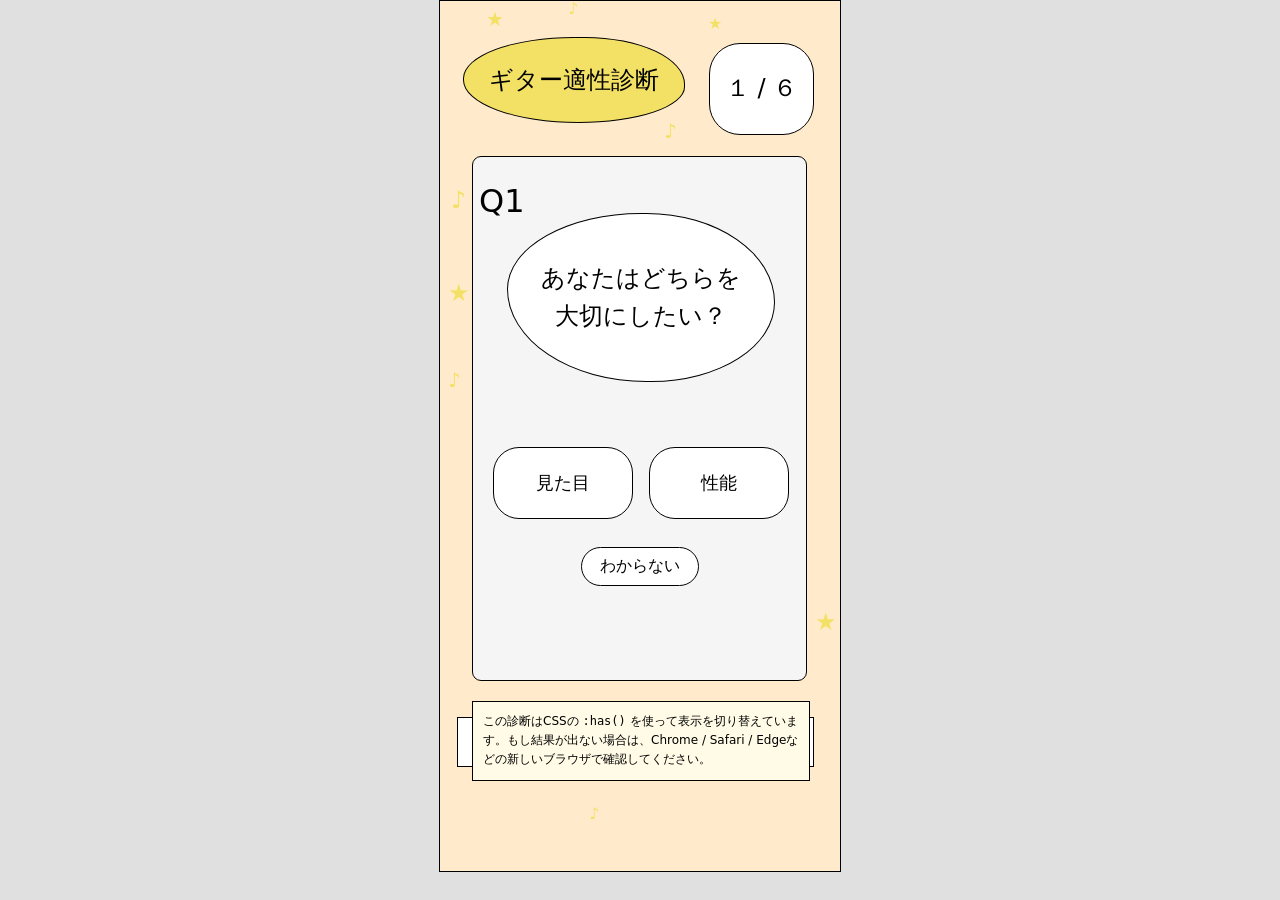
<file: diagnosis.html>
<!doctype html>
<html lang="ja">
<head>
<meta charset="UTF-8">
<meta name="viewport" content="width=device-width, initial-scale=1.0">
<title>ギター適性診断 | 初めてのギターガイド</title>
<link rel="stylesheet" href="style.css">
</head>
<body>
<div class="site-app">
<section id="quiz" class="screen quiz-screen">
  <form class="quiz-form">
    <input class="quiz-input" type="radio" name="q1" id="q1a"><input class="quiz-input" type="radio" name="q1" id="q1b"><input class="quiz-input" type="radio" name="q1" id="q1x"><input class="quiz-input" type="radio" name="q2" id="q2a"><input class="quiz-input" type="radio" name="q2" id="q2b"><input class="quiz-input" type="radio" name="q2" id="q2x"><input class="quiz-input" type="radio" name="q3" id="q3a"><input class="quiz-input" type="radio" name="q3" id="q3b"><input class="quiz-input" type="radio" name="q3" id="q3x"><input class="quiz-input" type="radio" name="q4" id="q4a"><input class="quiz-input" type="radio" name="q4" id="q4b"><input class="quiz-input" type="radio" name="q4" id="q4x"><input class="quiz-input" type="radio" name="q5" id="q5a"><input class="quiz-input" type="radio" name="q5" id="q5b"><input class="quiz-input" type="radio" name="q5" id="q5x"><input class="quiz-input" type="radio" name="q6" id="q6a"><input class="quiz-input" type="radio" name="q6" id="q6b"><input class="quiz-input" type="radio" name="q6" id="q6x">
    <div class="quiz-stage">
      <div class="quiz-decoration"><span style="left:133px;top:715px;--r:162deg">★</span><span style="left:53px;top:715px;--r:-161deg">★</span><span style="left:375px;top:609px;--r:-161deg">★</span><span style="left:46px;top:8px;--r:161deg">★</span><span style="left:268px;top:15px;--r:-161deg">★</span><span style="left:8px;top:280px;--r:-161deg">★</span><span style="left:364px;top:926px;--r:-14deg">♪</span><span style="left:8px;top:369px;--r:15deg">♪</span><span style="left:11px;top:187px;--r:-13deg">♪</span><span style="left:224px;top:120px;--r:-13deg">♪</span><span style="left:128px;top:0px;--r:-13deg">♪</span><span style="left:222px;top:710px;--r:-14deg">♪</span><span style="left:149px;top:805px;--r:15deg">♪</span></div>
      <div class="quiz-header-title">ギター適性診断</div>
      
      <article class="quiz-panel quiz-q1">
        <div class="quiz-count">１ / ６</div>
        <div class="quiz-card">
          <p class="quiz-qnum">Q1</p>
          <div class="quiz-bubble">あなたはどちらを
大切にしたい？</div>
          <div class="quiz-choices">
            <label class="quiz-choice" for="q1a">見た目</label>
            <label class="quiz-choice" for="q1b">性能</label>
          </div>
          <label class="quiz-unknown" for="q1x">わからない</label>
        </div>
        <button class="quiz-nav reset quiz-reset-btn" type="reset">最初から</button>
        <a class="quiz-nav home" href="index.html">ホーム画面へ</a>
      </article>
      <article class="quiz-panel quiz-q2">
        <div class="quiz-count">２ / ６</div>
        <div class="quiz-card">
          <p class="quiz-qnum">Q2</p>
          <div class="quiz-bubble">好きな音楽
ジャンルは？</div>
          <div class="quiz-choices">
            <label class="quiz-choice" for="q2a">ロック・メタル</label>
            <label class="quiz-choice" for="q2b">ポップ・ジャズ</label>
          </div>
          <label class="quiz-unknown" for="q2x">わからない</label>
        </div>
        <button class="quiz-nav reset quiz-reset-btn" type="reset">最初から</button>
        <a class="quiz-nav home" href="index.html">ホーム画面へ</a>
      </article>
      <article class="quiz-panel quiz-q3">
        <div class="quiz-count">３ / ６</div>
        <div class="quiz-card">
          <p class="quiz-qnum">Q3</p>
          <div class="quiz-bubble">どんなサウンドが
好き？</div>
          <div class="quiz-choices">
            <label class="quiz-choice" for="q3a">歪み系・迫力重視</label>
            <label class="quiz-choice" for="q3b">クリーン系・爽やか</label>
          </div>
          <label class="quiz-unknown" for="q3x">わからない</label>
        </div>
        <button class="quiz-nav reset quiz-reset-btn" type="reset">最初から</button>
        <a class="quiz-nav home" href="index.html">ホーム画面へ</a>
      </article>
      <article class="quiz-panel quiz-q4">
        <div class="quiz-count">４ / ６</div>
        <div class="quiz-card">
          <p class="quiz-qnum">Q4</p>
          <div class="quiz-bubble">ギターの重さの
好みは？</div>
          <div class="quiz-choices">
            <label class="quiz-choice" for="q4a">軽いほうがいい</label>
            <label class="quiz-choice" for="q4b">重くてもいい</label>
          </div>
          <label class="quiz-unknown" for="q4x">わからない</label>
        </div>
        <button class="quiz-nav reset quiz-reset-btn" type="reset">最初から</button>
        <a class="quiz-nav home" href="index.html">ホーム画面へ</a>
      </article>
      <article class="quiz-panel quiz-q5">
        <div class="quiz-count">５ / ６</div>
        <div class="quiz-card">
          <p class="quiz-qnum">Q5</p>
          <div class="quiz-bubble">憧れる演奏
スタイルは？</div>
          <div class="quiz-choices">
            <label class="quiz-choice" for="q5a">ソロ・リードプレイ</label>
            <label class="quiz-choice" for="q5b">コード・リズム中心</label>
          </div>
          <label class="quiz-unknown" for="q5x">わからない</label>
        </div>
        <button class="quiz-nav reset quiz-reset-btn" type="reset">最初から</button>
        <a class="quiz-nav home" href="index.html">ホーム画面へ</a>
      </article>
      <article class="quiz-panel quiz-q6">
        <div class="quiz-count">６ / ６</div>
        <div class="quiz-card">
          <p class="quiz-qnum">Q6</p>
          <div class="quiz-bubble">個性的なギターに
興味はある？</div>
          <div class="quiz-choices">
            <label class="quiz-choice" for="q6a">個性的なのが好き！</label>
            <label class="quiz-choice" for="q6b">スタンダードがいい</label>
          </div>
          <label class="quiz-unknown" for="q6x">わからない</label>
        </div>
        <button class="quiz-nav reset quiz-reset-btn" type="reset">最初から</button>
        <a class="quiz-nav home" href="index.html">ホーム画面へ</a>
      </article>
      
      <article class="quiz-result result-strat">
        <div class="result-card">
          <p class="result-lead">あなたに合うギターは…</p>
          <p class="result-name">ストラトタイプ！</p>
          <div class="result-image-wrap"><img src="assets/S__68804613_0.jpg" alt="ストラトタイプ"><span class="feature-label f1">万能なサウンド！</span><span class="feature-label f2">クリアで明るい音</span><span class="feature-label f3">軽量で弾きやすい</span><span class="feature-label f4">あらゆるジャンルに対応</span></div>
          <p class="result-desc">ギター図鑑サイトでストラトタイプの一覧を見てみよう！</p>
          <a class="result-zukan-link" href="catalog.html">ギター図鑑ページへ</a>
          <p class="result-note">※このギター適性診断はあくまでも参考です。ギター図鑑ページで色々なギターを見てみて自分のお気に入りの一本を探してみてください！</p>
        </div>
        <button class="quiz-nav reset quiz-reset-btn" type="reset">もう一度診断する</button>
        <a class="quiz-nav home" href="index.html">ホーム画面へ</a>
      </article>
      <article class="quiz-result result-tele">
        <div class="result-card">
          <p class="result-lead">あなたに合うギターは…</p>
          <p class="result-name">テレキャスタータイプ！</p>
          <div class="result-image-wrap"><img src="assets/S__68804614_0.jpg" alt="テレキャスタータイプ"><span class="feature-label f1">シンプルで力強い！</span><span class="feature-label f2">歯切れの良い音</span><span class="feature-label f3">ファンク・カントリーに最適</span><span class="feature-label f4">頼もしい定番スタイル</span></div>
          <p class="result-desc">ギター図鑑サイトでテレキャスタータイプの一覧を見てみよう！</p>
          <a class="result-zukan-link" href="catalog.html">ギター図鑑ページへ</a>
          <p class="result-note">※このギター適性診断はあくまでも参考です。ギター図鑑ページで色々なギターを見てみて自分のお気に入りの一本を探してみてください！</p>
        </div>
        <button class="quiz-nav reset quiz-reset-btn" type="reset">もう一度診断する</button>
        <a class="quiz-nav home" href="index.html">ホーム画面へ</a>
      </article>
      <article class="quiz-result result-lp">
        <div class="result-card">
          <p class="result-lead">あなたに合うギターは…</p>
          <p class="result-name">レスポールタイプ！</p>
          <div class="result-image-wrap"><img src="assets/2a4c415238f0b0fa149af5a40d2340d3ec4a39f8.png" alt="レスポールタイプ"><span class="feature-label f1">圧倒的主役感！</span><span class="feature-label f2">重厚感のあるサウンド！</span><span class="feature-label f3">高級感のある木目</span><span class="feature-label f4">ロックの象徴</span></div>
          <p class="result-desc">ギター図鑑サイトでレスポールタイプの一覧を見てみよう！</p>
          <a class="result-zukan-link" href="catalog.html">ギター図鑑ページへ</a>
          <p class="result-note">※このギター適性診断はあくまでも参考です。ギター図鑑ページで色々なギターを見てみて自分のお気に入りの一本を探してみてください！</p>
        </div>
        <button class="quiz-nav reset quiz-reset-btn" type="reset">もう一度診断する</button>
        <a class="quiz-nav home" href="index.html">ホーム画面へ</a>
      </article>
      <article class="quiz-result result-sg">
        <div class="result-card">
          <p class="result-lead">あなたに合うギターは…</p>
          <p class="result-name">SGタイプ！</p>
          <div class="result-image-wrap"><img src="assets/S__68804615_0.jpg" alt="SGタイプ"><span class="feature-label f1">攻撃的なサウンド！</span><span class="feature-label f2">圧倒的な軽さ！</span><span class="feature-label f3">アグレッシブなルックス</span><span class="feature-label f4">ハードロックの定番</span></div>
          <p class="result-desc">ギター図鑑サイトでSGタイプの一覧を見てみよう！</p>
          <a class="result-zukan-link" href="catalog.html">ギター図鑑ページへ</a>
          <p class="result-note">※このギター適性診断はあくまでも参考です。ギター図鑑ページで色々なギターを見てみて自分のお気に入りの一本を探してみてください！</p>
        </div>
        <button class="quiz-nav reset quiz-reset-btn" type="reset">もう一度診断する</button>
        <a class="quiz-nav home" href="index.html">ホーム画面へ</a>
      </article>
      <article class="quiz-result result-jm">
        <div class="result-card">
          <p class="result-lead">あなたに合うギターは…</p>
          <p class="result-name">ジャズマスタータイプ！</p>
          <div class="result-image-wrap"><img src="assets/S__68804616_0.jpg" alt="ジャズマスタータイプ"><span class="feature-label f1">個性的なスタイル！</span><span class="feature-label f2">独特のルックス</span><span class="feature-label f3">インディー・オルタナに人気</span><span class="feature-label f4">唯一無二の存在感</span></div>
          <p class="result-desc">ギター図鑑サイトでジャズマスタータイプの一覧を見てみよう！</p>
          <a class="result-zukan-link" href="catalog.html">ギター図鑑ページへ</a>
          <p class="result-note">※このギター適性診断はあくまでも参考です。ギター図鑑ページで色々なギターを見てみて自分のお気に入りの一本を探してみてください！</p>
        </div>
        <button class="quiz-nav reset quiz-reset-btn" type="reset">もう一度診断する</button>
        <a class="quiz-nav home" href="index.html">ホーム画面へ</a>
      </article>
      <article class="quiz-result result-semiac">
        <div class="result-card">
          <p class="result-lead">あなたに合うギターは…</p>
          <p class="result-name">セミアコタイプ！</p>
          <div class="result-image-wrap"><img src="assets/S__68804617_0.jpg" alt="セミアコタイプ"><span class="feature-label f1">温かみのある音！</span><span class="feature-label f2">エレガントな外観</span><span class="feature-label f3">ジャズ・ブルースに最適</span><span class="feature-label f4">大人の余裕を演出</span></div>
          <p class="result-desc">ギター図鑑サイトでセミアコタイプの一覧を見てみよう！</p>
          <a class="result-zukan-link" href="catalog.html">ギター図鑑ページへ</a>
          <p class="result-note">※このギター適性診断はあくまでも参考です。ギター図鑑ページで色々なギターを見てみて自分のお気に入りの一本を探してみてください！</p>
        </div>
        <button class="quiz-nav reset quiz-reset-btn" type="reset">もう一度診断する</button>
        <a class="quiz-nav home" href="index.html">ホーム画面へ</a>
      </article>
      <p class="quiz-fallback">この診断はCSSの <code>:has()</code> を使って表示を切り替えています。もし結果が出ない場合は、Chrome / Safari / Edgeなどの新しいブラウザで確認してください。</p>
    </div>
  </form>
</section>
</div>
</body>
</html>
</file>
<file: style.css>
* {
  box-sizing: border-box;
}
html,
body,
#root {
  margin: 0;
  min-height: 100%;
}
body {
  background: #e0e0e0;
  font-family:
    "Zen Maru Gothic",
    "Noto Sans JP",
    system-ui,
    -apple-system,
    BlinkMacSystemFont,
    "Segoe UI",
    sans-serif;
}
button,
select {
  font: inherit;
}
button {
  background: transparent;
  border: 0;
  padding: 0;
}
p {
  margin: 0;
}
svg {
  display: block;
}
img {
  display: block;
}
#root {
  min-height: 100vh;
}
.home-design-shell {
  width: 402px;
  position: relative;
  margin: 0 auto;
  border-right: 1px solid #000;
}
.home-design-shell > [data-name="デザインカンプ"] {
  width: 402px !important;
  height: 2776px !important;
}
.screen-frame {
  width: 402px;
  max-width: 100%;
  margin: 0 auto;
}
.visually-hidden {
  position: absolute;
  width: 1px;
  height: 1px;
  overflow: hidden;
  clip: rect(0 0 0 0);
  white-space: nowrap;
}
.-scale-y-100 {
  transform: scaleY(-1);
}
.\[word-break\:break-word\] {
  word-break: break-word;
}
.absolute {
  position: absolute;
}
.bg-\[\#d9d9d9\] {
  background-color: #d9d9d9;
}
.bg-\[\#e0e0e0\] {
  background-color: #e0e0e0;
}
.bg-\[\#e5e7eb\] {
  background-color: #e5e7eb;
}
.bg-\[\#f3e166\] {
  background-color: #f3e166;
}
.bg-\[\#f5f5f5\] {
  background-color: #f5f5f5;
}
.bg-\[\#ffebcc\] {
  background-color: #ffebcc;
}
.bg-\[\#fffbe6\] {
  background-color: #fffbe6;
}
.bg-black {
  background-color: #000;
}
.bg-black\/60 {
  background-color: rgba(0, 0, 0, 0.6);
}
.bg-white {
  background-color: #fff;
}
.block {
  display: block;
}
.border {
  border-width: 1px;
}
.border-\[\#bbb\] {
  border-color: #bbb;
}
.border-\[\#ccc\] {
  border-color: #ccc;
}
.border-\[\#e8d800\] {
  border-color: #e8d800;
}
.border-\[\#eee\] {
  border-color: #eee;
}
.border-b {
  border-bottom-width: 1px;
}
.border-black {
  border-color: #000;
}
.border-none {
  border: none;
}
.border-solid {
  border-style: solid;
}
.border-t {
  border-top-width: 1px;
}
.bottom-2 {
  bottom: 8px;
}
.break-keep {
  word-break: keep-all;
}
.content-stretch {
  align-content: stretch;
}
.contents {
  display: contents;
}
.cursor-pointer {
  cursor: pointer;
}
.duration-150 {
  transition-duration: 0.15s;
}
.duration-200 {
  transition-duration: 0.2s;
}
.flex {
  display: flex;
}
.flex-1 {
  flex: 1 1 0%;
}
.flex-col {
  flex-direction: column;
}
.flex-none {
  flex: none;
}
.flex-wrap {
  flex-wrap: wrap;
}
.font-\[\'Zen_Dots\:Regular\'\,\'Noto_Sans_JP\:Regular\'\,sans-serif\] {
  font-family:
    "Zen Maru Gothic",
    "Noto Sans JP",
    system-ui,
    -apple-system,
    BlinkMacSystemFont,
    "Segoe UI",
    sans-serif;
}
.font-\[\'Zen_Maru_Gothic\:Light\'\,sans-serif\] {
  font-family:
    "Zen Maru Gothic",
    "Noto Sans JP",
    system-ui,
    -apple-system,
    BlinkMacSystemFont,
    "Segoe UI",
    sans-serif;
}
.font-\[\'Zen_Maru_Gothic\:Medium\'\,sans-serif\] {
  font-family:
    "Zen Maru Gothic",
    "Noto Sans JP",
    system-ui,
    -apple-system,
    BlinkMacSystemFont,
    "Segoe UI",
    sans-serif;
}
.font-\[\'Zen_Maru_Gothic\:Regular\'\,sans-serif\] {
  font-family:
    "Zen Maru Gothic",
    "Noto Sans JP",
    system-ui,
    -apple-system,
    BlinkMacSystemFont,
    "Segoe UI",
    sans-serif;
}
.font-black {
  font-weight: 900;
}
.font-bold {
  font-weight: 700;
}
.gap-1 {
  gap: 4px;
}
.gap-1\.5 {
  gap: 6px;
}
.gap-2 {
  gap: 8px;
}
.gap-3 {
  gap: 12px;
}
.gap-4 {
  gap: 16px;
}
.gap-\[20px\] {
  gap: 20px;
}
.gap-x-9 {
  column-gap: 36px;
}
.gap-y-8 {
  row-gap: 32px;
}
.grid {
  display: grid;
}
.grid-cols-2 {
  grid-template-columns: repeat(2, minmax(0, 1fr));
}
.group:hover .group-hover\:border-black {
  border-color: #000;
}
.h-2 {
  height: 8px;
}
.h-6 {
  height: 24px;
}
.h-8 {
  height: 32px;
}
.h-\[1021px\] {
  height: 1021px;
}
.h-\[108\.71px\] {
  height: 108.71px;
}
.h-\[109\.109px\] {
  height: 109.109px;
}
.h-\[116\.962px\] {
  height: 116.962px;
}
.h-\[121\.937px\] {
  height: 121.937px;
}
.h-\[1254\.485px\] {
  height: 1254.485px;
}
.h-\[13\.571px\] {
  height: 13.571px;
}
.h-\[1311\.75px\] {
  height: 1311.75px;
}
.h-\[1311px\] {
  height: 1311px;
}
.h-\[142\.179px\] {
  height: 142.179px;
}
.h-\[143\.198px\] {
  height: 143.198px;
}
.h-\[145\.141px\] {
  height: 145.141px;
}
.h-\[171\.572px\] {
  height: 171.572px;
}
.h-\[174\.479px\] {
  height: 174.479px;
}
.h-\[176\.025px\] {
  height: 176.025px;
}
.h-\[177\.813px\] {
  height: 177.813px;
}
.h-\[181\.567px\] {
  height: 181.567px;
}
.h-\[215\.19px\] {
  height: 215.19px;
}
.h-\[219\.734px\] {
  height: 219.734px;
}
.h-\[225\.741px\] {
  height: 225.741px;
}
.h-\[22px\] {
  height: 22px;
}
.h-\[230\.365px\] {
  height: 230.365px;
}
.h-\[233\.56px\] {
  height: 233.56px;
}
.h-\[233\.863px\] {
  height: 233.863px;
}
.h-\[24px\] {
  height: 24px;
}
.h-\[253px\] {
  height: 253px;
}
.h-\[26\.308px\] {
  height: 26.308px;
}
.h-\[261px\] {
  height: 261px;
}
.h-\[271\.575px\] {
  height: 271.575px;
}
.h-\[278\.708px\] {
  height: 278.708px;
}
.h-\[309px\] {
  height: 309px;
}
.h-\[316\.468px\] {
  height: 316.468px;
}
.h-\[32\.5px\] {
  height: 32.5px;
}
.h-\[33\.399px\] {
  height: 33.399px;
}
.h-\[35\.745px\] {
  height: 35.745px;
}
.h-\[367px\] {
  height: 367px;
}
.h-\[38\.894px\] {
  height: 38.894px;
}
.h-\[38px\] {
  height: 38px;
}
.h-\[40\.158px\] {
  height: 40.158px;
}
.h-\[40\.714px\] {
  height: 40.714px;
}
.h-\[417\.127px\] {
  height: 417.127px;
}
.h-\[418\.996px\] {
  height: 418.996px;
}
.h-\[42\.636px\] {
  height: 42.636px;
}
.h-\[42\.75px\] {
  height: 42.75px;
}
.h-\[42\.997px\] {
  height: 42.997px;
}
.h-\[42px\] {
  height: 42px;
}
.h-\[43\.021px\] {
  height: 43.021px;
}
.h-\[43\.782px\] {
  height: 43.782px;
}
.h-\[44\.11px\] {
  height: 44.11px;
}
.h-\[44\.689px\] {
  height: 44.689px;
}
.h-\[442\.656px\] {
  height: 442.656px;
}
.h-\[45\.035px\] {
  height: 45.035px;
}
.h-\[45\.181px\] {
  height: 45.181px;
}
.h-\[45\.182px\] {
  height: 45.182px;
}
.h-\[46\.195px\] {
  height: 46.195px;
}
.h-\[46\.24px\] {
  height: 46.24px;
}
.h-\[46\.684px\] {
  height: 46.684px;
}
.h-\[46\.954px\] {
  height: 46.954px;
}
.h-\[47\.521px\] {
  height: 47.521px;
}
.h-\[477px\] {
  height: 477px;
}
.h-\[48\.04px\] {
  height: 48.04px;
}
.h-\[49\.054px\] {
  height: 49.054px;
}
.h-\[515\.5px\] {
  height: 515.5px;
}
.h-\[52\.159px\] {
  height: 52.159px;
}
.h-\[52\.474px\] {
  height: 52.474px;
}
.h-\[52\.863px\] {
  height: 52.863px;
}
.h-\[53\.274px\] {
  height: 53.274px;
}
.h-\[53\.384px\] {
  height: 53.384px;
}
.h-\[53\.491px\] {
  height: 53.491px;
}
.h-\[53\.822px\] {
  height: 53.822px;
}
.h-\[54px\] {
  height: 54px;
}
.h-\[559px\] {
  height: 559px;
}
.h-\[57px\] {
  height: 57px;
}
.h-\[58\.481px\] {
  height: 58.481px;
}
.h-\[58\.873px\] {
  height: 58.873px;
}
.h-\[59\.279px\] {
  height: 59.279px;
}
.h-\[60\.352px\] {
  height: 60.352px;
}
.h-\[60\.405px\] {
  height: 60.405px;
}
.h-\[603\.406px\] {
  height: 603.406px;
}
.h-\[63\.065px\] {
  height: 63.065px;
}
.h-\[637\.578px\] {
  height: 637.578px;
}
.h-\[639px\] {
  height: 639px;
}
.h-\[64\.5px\] {
  height: 64.5px;
}
.h-\[64\.628px\] {
  height: 64.628px;
}
.h-\[64px\] {
  height: 64px;
}
.h-\[655px\] {
  height: 655px;
}
.h-\[66\.907px\] {
  height: 66.907px;
}
.h-\[668px\] {
  height: 668px;
}
.h-\[674\.538px\] {
  height: 674.538px;
}
.h-\[71\.73px\] {
  height: 71.73px;
}
.h-\[71\.896px\] {
  height: 71.896px;
}
.h-\[72\.038px\] {
  height: 72.038px;
}
.h-\[72\.909px\] {
  height: 72.909px;
}
.h-\[73px\] {
  height: 73px;
}
.h-\[746px\] {
  height: 746px;
}
.h-\[78\.351px\] {
  height: 78.351px;
}
.h-\[78px\] {
  height: 78px;
}
.h-\[8\.488px\] {
  height: 8.488px;
}
.h-\[867\.61px\] {
  height: 867.61px;
}
.h-\[86px\] {
  height: 86px;
}
.h-\[89\.99\%\] {
  height: 89.99%;
}
.h-\[890px\] {
  height: 890px;
}
.h-\[90\.528px\] {
  height: 90.528px;
}
.h-\[91\.453px\] {
  height: 91.453px;
}
.h-full {
  height: 100%;
}
.hover\:bg-\[\#f3e166\]:hover {
  background-color: #f3e166;
}
.hover\:bg-\[\#fffbe6\]:hover {
  background-color: #fffbe6;
}
.hover\:bg-gray-100:hover {
  background-color: #f3f4f6;
}
.hover\:bg-gray-50:hover {
  background-color: #f9fafb;
}
.hover\:bg-gray-800:hover {
  background-color: #1f2937;
}
.inset-0 {
  inset: 0;
}
.inset-\[-0\.14\%_-0\.33\%_-0\.11\%_-0\.32\%\] {
  top: -0.14%;
  right: -0.33%;
  bottom: -0.11%;
  left: -0.32%;
}
.inset-\[-0\.17\%_-0\.4\%_-0\.17\%_-0\.42\%\] {
  top: -0.17%;
  right: -0.4%;
  bottom: -0.17%;
  left: -0.42%;
}
.inset-\[-0\.3\%_-0\.2\%\] {
  top: -0.3%;
  right: -0.2%;
  bottom: -0.3%;
  left: -0.2%;
}
.inset-\[-0\.35\%_-0\.16\%_-0\.35\%_-0\.2\%\] {
  top: -0.35%;
  right: -0.16%;
  bottom: -0.35%;
  left: -0.2%;
}
.inset-\[-0\.35\%_-0\.18\%_-0\.35\%_-0\.19\%\] {
  top: -0.35%;
  right: -0.18%;
  bottom: -0.35%;
  left: -0.19%;
}
.inset-\[-0\.41\%_-0\.22\%_-0\.41\%_-0\.2\%\] {
  top: -0.41%;
  right: -0.22%;
  bottom: -0.41%;
  left: -0.2%;
}
.inset-\[-0\.53\%_-0\.3\%_-0\.52\%_-0\.29\%\] {
  top: -0.53%;
  right: -0.3%;
  bottom: -0.52%;
  left: -0.29%;
}
.inset-\[-0\.58\%_-0\.23\%\] {
  top: -0.58%;
  right: -0.23%;
  bottom: -0.58%;
  left: -0.23%;
}
.inset-\[-0\.78\%_-0\.9\%_-0\.89\%_-0\.9\%\] {
  top: -0.78%;
  right: -0.9%;
  bottom: -0.89%;
  left: -0.9%;
}
.inset-\[-0\.8\%_-0\.44\%_-0\.8\%_-0\.32\%\] {
  top: -0.8%;
  right: -0.44%;
  bottom: -0.8%;
  left: -0.32%;
}
.inset-\[-1\.07\%_-0\.28\%_-1\.06\%_-0\.32\%\] {
  top: -1.07%;
  right: -0.28%;
  bottom: -1.06%;
  left: -0.32%;
}
.inset-\[-1\.34\%_-0\.32\%_-1\.34\%_-0\.35\%\] {
  top: -1.34%;
  right: -0.32%;
  bottom: -1.34%;
  left: -0.35%;
}
.inset-\[-1\.47\%_-0\.55\%_-1\.19\%_-0\.57\%\] {
  top: -1.47%;
  right: -0.55%;
  bottom: -1.19%;
  left: -0.57%;
}
.inset-\[-1\.55\%_-0\.55\%_-1\.54\%_-0\.56\%\] {
  top: -1.55%;
  right: -0.55%;
  bottom: -1.54%;
  left: -0.56%;
}
.inset-\[-1px\] {
  inset: -1px;
}
.inset-\[-4\.55\%_0_0_0\] {
  top: -4.55%;
  right: 0;
  bottom: 0;
  left: 0;
}
.inset-\[0_-0\.15\%\] {
  top: 0;
  right: -0.15%;
  bottom: 0;
  left: -0.15%;
}
.items-center {
  align-items: center;
}
.items-stretch {
  align-items: stretch;
}
.justify-between {
  justify-content: space-between;
}
.justify-center {
  justify-content: center;
}
.justify-end {
  justify-content: flex-end;
}
.leading-\[0\] {
  line-height: 0;
}
.leading-\[1\.18\] {
  line-height: 1.18;
}
.leading-\[1\.4\] {
  line-height: 1.4;
}
.leading-\[1\.55\] {
  line-height: 1.55;
}
.leading-\[1\.6\] {
  line-height: 1.6;
}
.leading-\[1\.7\] {
  line-height: 1.7;
}
.leading-\[1\.8\] {
  line-height: 1.8;
}
.leading-\[2\.5\] {
  line-height: 2.5;
}
.leading-\[2\.85\] {
  line-height: 2.85;
}
.leading-\[2\] {
  line-height: 2;
}
.leading-\[normal\] {
  line-height: normal;
}
.leading-tight {
  line-height: 1.25;
}
.left-0 {
  left: 0;
}
.left-\[-1\.98px\] {
  left: -1.98px;
}
.left-\[-127px\] {
  left: -127px;
}
.left-\[-128px\] {
  left: -128px;
}
.left-\[-168px\] {
  left: -168px;
}
.left-\[-1px\] {
  left: -1px;
}
.left-\[-28px\] {
  left: -28px;
}
.left-\[-2px\] {
  left: -2px;
}
.left-\[-42px\] {
  left: -42px;
}
.left-\[-49px\] {
  left: -49px;
}
.left-\[-6px\] {
  left: -6px;
}
.left-\[-71px\] {
  left: -71px;
}
.left-\[-76px\] {
  left: -76px;
}
.left-\[-77\.26px\] {
  left: -77.26px;
}
.left-\[-7px\] {
  left: -7px;
}
.left-\[-8px\] {
  left: -8px;
}
.left-\[10px\] {
  left: 10px;
}
.left-\[114px\] {
  left: 114px;
}
.left-\[118px\] {
  left: 118px;
}
.left-\[11px\] {
  left: 11px;
}
.left-\[122px\] {
  left: 122px;
}
.left-\[127px\] {
  left: 127px;
}
.left-\[129\.67px\] {
  left: 129.67px;
}
.left-\[12px\] {
  left: 12px;
}
.left-\[134px\] {
  left: 134px;
}
.left-\[136px\] {
  left: 136px;
}
.left-\[150px\] {
  left: 150px;
}
.left-\[158px\] {
  left: 158px;
}
.left-\[161\.59px\] {
  left: 161.59px;
}
.left-\[161px\] {
  left: 161px;
}
.left-\[164px\] {
  left: 164px;
}
.left-\[171px\] {
  left: 171px;
}
.left-\[176\.22px\] {
  left: 176.22px;
}
.left-\[183px\] {
  left: 183px;
}
.left-\[186\.2px\] {
  left: 186.2px;
}
.left-\[2014px\] {
  left: 2014px;
}
.left-\[201px\] {
  left: 201px;
}
.left-\[20px\] {
  left: 20px;
}
.left-\[214px\] {
  left: 214px;
}
.left-\[220\.93px\] {
  left: 220.93px;
}
.left-\[225px\] {
  left: 225px;
}
.left-\[22px\] {
  left: 22px;
}
.left-\[234\.61px\] {
  left: 234.61px;
}
.left-\[234px\] {
  left: 234px;
}
.left-\[263\.54px\] {
  left: 263.54px;
}
.left-\[263px\] {
  left: 263px;
}
.left-\[28\.32px\] {
  left: 28.32px;
}
.left-\[2868px\] {
  left: 2868px;
}
.left-\[297px\] {
  left: 297px;
}
.left-\[30\.48px\] {
  left: 30.48px;
}
.left-\[306px\] {
  left: 306px;
}
.left-\[31\.3px\] {
  left: 31.3px;
}
.left-\[3162px\] {
  left: 3162px;
}
.left-\[319\.02px\] {
  left: 319.02px;
}
.left-\[31px\] {
  left: 31px;
}
.left-\[327px\] {
  left: 327px;
}
.left-\[332px\] {
  left: 332px;
}
.left-\[34\.24px\] {
  left: 34.24px;
}
.left-\[344\.3px\] {
  left: 344.3px;
}
.left-\[347px\] {
  left: 347px;
}
.left-\[350px\] {
  left: 350px;
}
.left-\[351px\] {
  left: 351px;
}
.left-\[354\.82px\] {
  left: 354.82px;
}
.left-\[358px\] {
  left: 358px;
}
.left-\[35px\] {
  left: 35px;
}
.left-\[36\.36px\] {
  left: 36.36px;
}
.left-\[366\.28px\] {
  left: 366.28px;
}
.left-\[366px\] {
  left: 366px;
}
.left-\[367\.19px\] {
  left: 367.19px;
}
.left-\[37px\] {
  left: 37px;
}
.left-\[3880px\] {
  left: 3880px;
}
.left-\[4\.5px\] {
  left: 4.5px;
}
.left-\[41\.98px\] {
  left: 41.98px;
}
.left-\[42px\] {
  left: 42px;
}
.left-\[43px\] {
  left: 43px;
}
.left-\[48px\] {
  left: 48px;
}
.left-\[53px\] {
  left: 53px;
}
.left-\[58px\] {
  left: 58px;
}
.left-\[62px\] {
  left: 62px;
}
.left-\[7\.98px\] {
  left: 7.98px;
}
.left-\[71\.01px\] {
  left: 71.01px;
}
.left-\[74px\] {
  left: 74px;
}
.left-\[8\.64\%\] {
  left: 8.64%;
}
.left-\[81\.48px\] {
  left: 81.48px;
}
.left-\[81\.8px\] {
  left: 81.8px;
}
.left-\[81\.98px\] {
  left: 81.98px;
}
.left-\[9\.48px\] {
  left: 9.48px;
}
.left-\[9\.5px\] {
  left: 9.5px;
}
.left-\[91px\] {
  left: 91px;
}
.left-\[93px\] {
  left: 93px;
}
.left-\[94px\] {
  left: 94px;
}
.left-px {
  left: 1px;
}
.max-w-none {
  max-width: none;
}
.mb-0 {
  margin-bottom: 0;
}
.mb-0\.5 {
  margin-bottom: 2px;
}
.mb-1 {
  margin-bottom: 4px;
}
.mb-2 {
  margin-bottom: 8px;
}
.mb-4 {
  margin-bottom: 16px;
}
.mb-8 {
  margin-bottom: 32px;
}
.min-h-screen {
  min-height: 100vh;
}
.mt-1 {
  margin-top: 4px;
}
.mt-2 {
  margin-top: 8px;
}
.mt-4 {
  margin-top: 16px;
}
.mt-5 {
  margin-top: 20px;
}
.mx-auto {
  margin-left: auto;
  margin-right: auto;
}
.not-italic {
  font-style: normal;
}
.object-contain {
  object-fit: contain;
}
.object-cover {
  object-fit: cover;
}
.outline-none {
  outline: 2px solid transparent;
  outline-offset: 2px;
}
.overflow-hidden {
  overflow: hidden;
}
.p-0 {
  padding: 0;
}
.p-2 {
  padding: 8px;
}
.p-3 {
  padding: 12px;
}
.p-4 {
  padding: 16px;
}
.pb-2 {
  padding-bottom: 8px;
}
.pb-5 {
  padding-bottom: 20px;
}
.pb-6 {
  padding-bottom: 24px;
}
.pl-1 {
  padding-left: 4px;
}
.pointer-events-none {
  pointer-events: none;
}
.pt-1 {
  padding-top: 4px;
}
.pt-2 {
  padding-top: 8px;
}
.pt-5 {
  padding-top: 20px;
}
.px-1 {
  padding-left: 4px;
  padding-right: 4px;
}
.px-2 {
  padding-left: 8px;
  padding-right: 8px;
}
.px-3 {
  padding-left: 12px;
  padding-right: 12px;
}
.px-4 {
  padding-left: 16px;
  padding-right: 16px;
}
.px-5 {
  padding-left: 20px;
  padding-right: 20px;
}
.px-6 {
  padding-left: 24px;
  padding-right: 24px;
}
.px-8 {
  padding-left: 32px;
  padding-right: 32px;
}
.px-\[6px\] {
  padding-left: 6px;
  padding-right: 6px;
}
.py-0\.5 {
  padding-top: 2px;
  padding-bottom: 2px;
}
.py-1\.5 {
  padding-top: 6px;
  padding-bottom: 6px;
}
.py-2 {
  padding-top: 8px;
  padding-bottom: 8px;
}
.py-20 {
  padding-top: 80px;
  padding-bottom: 80px;
}
.py-3 {
  padding-top: 12px;
  padding-bottom: 12px;
}
.py-6 {
  padding-top: 24px;
  padding-bottom: 24px;
}
.relative {
  position: relative;
}
.right-0 {
  right: 0;
}
.right-2 {
  right: 8px;
}
.right-\[2px\] {
  right: 2px;
}
.rotate-\[-0\.62deg\] {
  transform: rotate(-0.62deg);
}
.rotate-\[-10\.49deg\] {
  transform: rotate(-10.49deg);
}
.rotate-\[-10\.8deg\] {
  transform: rotate(-10.8deg);
}
.rotate-\[-12\.03deg\] {
  transform: rotate(-12.03deg);
}
.rotate-\[-13\.56deg\] {
  transform: rotate(-13.56deg);
}
.rotate-\[-14\.24deg\] {
  transform: rotate(-14.24deg);
}
.rotate-\[-151\.09deg\] {
  transform: rotate(-151.09deg);
}
.rotate-\[-16\.87deg\] {
  transform: rotate(-16.87deg);
}
.rotate-\[-168\.67deg\] {
  transform: rotate(-168.67deg);
}
.rotate-\[-18\.21deg\] {
  transform: rotate(-18.21deg);
}
.rotate-\[-19\.55deg\] {
  transform: rotate(-19.55deg);
}
.rotate-\[-2\.48deg\] {
  transform: rotate(-2.48deg);
}
.rotate-\[-2\.86deg\] {
  transform: rotate(-2.86deg);
}
.rotate-\[-2\.9deg\] {
  transform: rotate(-2.9deg);
}
.rotate-\[-23\.71deg\] {
  transform: rotate(-23.71deg);
}
.rotate-\[-24\.18deg\] {
  transform: rotate(-24.18deg);
}
.rotate-\[-25\.33deg\] {
  transform: rotate(-25.33deg);
}
.rotate-\[-28\.43deg\] {
  transform: rotate(-28.43deg);
}
.rotate-\[-4\.75deg\] {
  transform: rotate(-4.75deg);
}
.rotate-\[-44\.15deg\] {
  transform: rotate(-44.15deg);
}
.rotate-\[-6\.53deg\] {
  transform: rotate(-6.53deg);
}
.rotate-\[10\.31deg\] {
  transform: rotate(10.31deg);
}
.rotate-\[10\.46deg\] {
  transform: rotate(10.46deg);
}
.rotate-\[13\.4deg\] {
  transform: rotate(13.4deg);
}
.rotate-\[15\.01deg\] {
  transform: rotate(15.01deg);
}
.rotate-\[152\.68deg\] {
  transform: rotate(152.68deg);
}
.rotate-\[162\.21deg\] {
  transform: rotate(162.21deg);
}
.rotate-\[18\.57deg\] {
  transform: rotate(18.57deg);
}
.rotate-\[18\.83deg\] {
  transform: rotate(18.83deg);
}
.rotate-\[2\.03deg\] {
  transform: rotate(2.03deg);
}
.rotate-\[21\.78deg\] {
  transform: rotate(21.78deg);
}
.rotate-\[23\.63deg\] {
  transform: rotate(23.63deg);
}
.rotate-\[23\.82deg\] {
  transform: rotate(23.82deg);
}
.rotate-\[24\.83deg\] {
  transform: rotate(24.83deg);
}
.rotate-\[28\.91deg\] {
  transform: rotate(28.91deg);
}
.rotate-\[3\.3deg\] {
  transform: rotate(3.3deg);
}
.rotate-\[31\.19deg\] {
  transform: rotate(31.19deg);
}
.rotate-\[4\.83deg\] {
  transform: rotate(4.83deg);
}
.rotate-\[7\.4deg\] {
  transform: rotate(7.4deg);
}
.rotate-\[8\.13deg\] {
  transform: rotate(8.13deg);
}
.rotate-\[8\.25deg\] {
  transform: rotate(8.25deg);
}
.rotate-\[8\.82deg\] {
  transform: rotate(8.82deg);
}
.rounded {
  border-radius: 0.25rem;
}
.rounded-\[20px\] {
  border-radius: 20px;
}
.rounded-\[21px\] {
  border-radius: 21px;
}
.rounded-\[26px\] {
  border-radius: 26px;
}
.rounded-\[30px\] {
  border-radius: 30px;
}
.rounded-\[31px\] {
  border-radius: 31px;
}
.rounded-\[4px\] {
  border-radius: 4px;
}
.rounded-\[53px\] {
  border-radius: 53px;
}
.rounded-\[6px\] {
  border-radius: 6px;
}
.rounded-\[8px\] {
  border-radius: 8px;
}
.rounded-\[9px\] {
  border-radius: 9px;
}
.rounded-full {
  border-radius: 9999px;
}
.shrink-0 {
  flex-shrink: 0;
}
.size-full {
  width: 100%;
  height: 100%;
}
.text-\[\#363636\] {
  font-size: #363636;
}
.text-\[\#f3e166\] {
  font-size: #f3e166;
}
.text-\[10px\] {
  font-size: 10px;
}
.text-\[11px\] {
  font-size: 11px;
}
.text-\[12px\] {
  font-size: 12px;
}
.text-\[13px\] {
  font-size: 13px;
}
.text-\[14px\] {
  font-size: 14px;
}
.text-\[15px\] {
  font-size: 15px;
}
.text-\[16px\] {
  font-size: 16px;
}
.text-\[18px\] {
  font-size: 18px;
}
.text-\[20px\] {
  font-size: 20px;
}
.text-\[24px\] {
  font-size: 24px;
}
.text-\[32px\] {
  font-size: 32px;
}
.text-\[36px\] {
  font-size: 36px;
}
.text-\[40px\] {
  font-size: 40px;
}
.text-\[48px\] {
  font-size: 48px;
}
.text-\[9px\] {
  font-size: 9px;
}
.text-black {
  color: #000;
}
.text-center {
  text-align: center;
}
.text-gray-400 {
  color: #9ca3af;
}
.text-gray-500 {
  color: #6b7280;
}
.text-right {
  text-align: right;
}
.text-white {
  color: #fff;
}
.top-0 {
  top: 0;
}
.top-\[-10px\] {
  top: -10px;
}
.top-\[-1160px\] {
  top: -1160px;
}
.top-\[-16\.33px\] {
  top: -16.33px;
}
.top-\[-1759px\] {
  top: -1759px;
}
.top-\[-1868px\] {
  top: -1868px;
}
.top-\[-1869px\] {
  top: -1869px;
}
.top-\[-1px\] {
  top: -1px;
}
.top-\[-32\.38px\] {
  top: -32.38px;
}
.top-\[10\.4px\] {
  top: 10.4px;
}
.top-\[103px\] {
  top: 103px;
}
.top-\[1097px\] {
  top: 1097px;
}
.top-\[10px\] {
  top: 10px;
}
.top-\[1175\.97px\] {
  top: 1175.97px;
}
.top-\[118\.72px\] {
  top: 118.72px;
}
.top-\[119\.05px\] {
  top: 119.05px;
}
.top-\[1202\.33px\] {
  top: 1202.33px;
}
.top-\[1213px\] {
  top: 1213px;
}
.top-\[124px\] {
  top: 124px;
}
.top-\[1269px\] {
  top: 1269px;
}
.top-\[13\.66px\] {
  top: 13.66px;
}
.top-\[1335px\] {
  top: 1335px;
}
.top-\[1336px\] {
  top: 1336px;
}
.top-\[1389\.67px\] {
  top: 1389.67px;
}
.top-\[1402\.09px\] {
  top: 1402.09px;
}
.top-\[1406\.95px\] {
  top: 1406.95px;
}
.top-\[144\.39px\] {
  top: 144.39px;
}
.top-\[1446\.02px\] {
  top: 1446.02px;
}
.top-\[148\.97px\] {
  top: 148.97px;
}
.top-\[148\.98px\] {
  top: 148.98px;
}
.top-\[153\.98px\] {
  top: 153.98px;
}
.top-\[1556\.16px\] {
  top: 1556.16px;
}
.top-\[156px\] {
  top: 156px;
}
.top-\[1577\.02px\] {
  top: 1577.02px;
}
.top-\[1602\.19px\] {
  top: 1602.19px;
}
.top-\[1628\.02px\] {
  top: 1628.02px;
}
.top-\[1669\.02px\] {
  top: 1669.02px;
}
.top-\[1680\.02px\] {
  top: 1680.02px;
}
.top-\[16px\] {
  top: 16px;
}
.top-\[1704\.99px\] {
  top: 1704.99px;
}
.top-\[1716\.02px\] {
  top: 1716.02px;
}
.top-\[1735\.02px\] {
  top: 1735.02px;
}
.top-\[1764\.02px\] {
  top: 1764.02px;
}
.top-\[17px\] {
  top: 17px;
}
.top-\[18\.05px\] {
  top: 18.05px;
}
.top-\[1810\.02px\] {
  top: 1810.02px;
}
.top-\[18px\] {
  top: 18px;
}
.top-\[1909\.3px\] {
  top: 1909.3px;
}
.top-\[192px\] {
  top: 192px;
}
.top-\[1947\.62px\] {
  top: 1947.62px;
}
.top-\[194px\] {
  top: 194px;
}
.top-\[1958\.02px\] {
  top: 1958.02px;
}
.top-\[202\.18px\] {
  top: 202.18px;
}
.top-\[2173\.02px\] {
  top: 2173.02px;
}
.top-\[2254\.02px\] {
  top: 2254.02px;
}
.top-\[228px\] {
  top: 228px;
}
.top-\[229px\] {
  top: 229px;
}
.top-\[235\.24px\] {
  top: 235.24px;
}
.top-\[246\.82px\] {
  top: 246.82px;
}
.top-\[2462\.66px\] {
  top: 2462.66px;
}
.top-\[2487\.02px\] {
  top: 2487.02px;
}
.top-\[2645px\] {
  top: 2645px;
}
.top-\[2646px\] {
  top: 2646px;
}
.top-\[2682\.05px\] {
  top: 2682.05px;
}
.top-\[2682\.56px\] {
  top: 2682.56px;
}
.top-\[2686\.94px\] {
  top: 2686.94px;
}
.top-\[26px\] {
  top: 26px;
}
.top-\[271px\] {
  top: 271px;
}
.top-\[2777\.01px\] {
  top: 2777.01px;
}
.top-\[2832\.85px\] {
  top: 2832.85px;
}
.top-\[315px\] {
  top: 315px;
}
.top-\[323px\] {
  top: 323px;
}
.top-\[33px\] {
  top: 33px;
}
.top-\[340px\] {
  top: 340px;
}
.top-\[36px\] {
  top: 36px;
}
.top-\[372px\] {
  top: 372px;
}
.top-\[379px\] {
  top: 379px;
}
.top-\[395px\] {
  top: 395px;
}
.top-\[407px\] {
  top: 407px;
}
.top-\[411px\] {
  top: 411px;
}
.top-\[448px\] {
  top: 448px;
}
.top-\[45px\] {
  top: 45px;
}
.top-\[466px\] {
  top: 466px;
}
.top-\[509px\] {
  top: 509px;
}
.top-\[52px\] {
  top: 52px;
}
.top-\[54px\] {
  top: 54px;
}
.top-\[560\.26px\] {
  top: 560.26px;
}
.top-\[574px\] {
  top: 574px;
}
.top-\[584\.15px\] {
  top: 584.15px;
}
.top-\[615px\] {
  top: 615px;
}
.top-\[643\.33px\] {
  top: 643.33px;
}
.top-\[658px\] {
  top: 658px;
}
.top-\[692\.08px\] {
  top: 692.08px;
}
.top-\[694px\] {
  top: 694px;
}
.top-\[6px\] {
  top: 6px;
}
.top-\[7\.21\%\] {
  top: 7.21%;
}
.top-\[707\.53px\] {
  top: 707.53px;
}
.top-\[72px\] {
  top: 72px;
}
.top-\[748\.33px\] {
  top: 748.33px;
}
.top-\[78\.67px\] {
  top: 78.67px;
}
.top-\[7px\] {
  top: 7px;
}
.top-\[830px\] {
  top: 830px;
}
.top-\[85\.5px\] {
  top: 85.5px;
}
.top-\[875\.19px\] {
  top: 875.19px;
}
.top-\[9\.5px\] {
  top: 9.5px;
}
.top-\[912\.71px\] {
  top: 912.71px;
}
.top-\[96px\] {
  top: 96px;
}
.top-\[98\.51px\] {
  top: 98.51px;
}
.transition-all {
  transition-property: all;
  transition-duration: 0.15s;
}
.transition-colors {
  transition-property:
    color, background-color, border-color, text-decoration-color, fill, stroke;
  transition-duration: 0.15s;
}
.underline {
  text-decoration: underline;
}
.w-6 {
  width: 24px;
}
.w-8 {
  width: 32px;
}
.w-\[100\.5px\] {
  width: 100.5px;
}
.w-\[1013px\] {
  width: 1013px;
}
.w-\[101px\] {
  width: 101px;
}
.w-\[102\.847px\] {
  width: 102.847px;
}
.w-\[1108px\] {
  width: 1108px;
}
.w-\[121\.402px\] {
  width: 121.402px;
}
.w-\[123px\] {
  width: 123px;
}
.w-\[135px\] {
  width: 135px;
}
.w-\[156\.5px\] {
  width: 156.5px;
}
.w-\[159\.927px\] {
  width: 159.927px;
}
.w-\[18\.566px\] {
  width: 18.566px;
}
.w-\[186px\] {
  width: 186px;
}
.w-\[187px\] {
  width: 187px;
}
.w-\[193\.5px\] {
  width: 193.5px;
}
.w-\[193px\] {
  width: 193px;
}
.w-\[20\.93px\] {
  width: 20.93px;
}
.w-\[200px\] {
  width: 200px;
}
.w-\[202\.595px\] {
  width: 202.595px;
}
.w-\[208\.872px\] {
  width: 208.872px;
}
.w-\[218\.307px\] {
  width: 218.307px;
}
.w-\[22\.789px\] {
  width: 22.789px;
}
.w-\[220\.605px\] {
  width: 220.605px;
}
.w-\[221px\] {
  width: 221px;
}
.w-\[222px\] {
  width: 222px;
}
.w-\[225px\] {
  width: 225px;
}
.w-\[226px\] {
  width: 226px;
}
.w-\[23\.219px\] {
  width: 23.219px;
}
.w-\[23\.636px\] {
  width: 23.636px;
}
.w-\[234px\] {
  width: 234px;
}
.w-\[24\.726px\] {
  width: 24.726px;
}
.w-\[24\.931px\] {
  width: 24.931px;
}
.w-\[242px\] {
  width: 242px;
}
.w-\[246\.333px\] {
  width: 246.333px;
}
.w-\[254\.944px\] {
  width: 254.944px;
}
.w-\[256\.132px\] {
  width: 256.132px;
}
.w-\[256px\] {
  width: 256px;
}
.w-\[26\.109px\] {
  width: 26.109px;
}
.w-\[26\.271px\] {
  width: 26.271px;
}
.w-\[27\.426px\] {
  width: 27.426px;
}
.w-\[27\.7px\] {
  width: 27.7px;
}
.w-\[27\.968px\] {
  width: 27.968px;
}
.w-\[271\.583px\] {
  width: 271.583px;
}
.w-\[273px\] {
  width: 273px;
}
.w-\[275px\] {
  width: 275px;
}
.w-\[283\.91px\] {
  width: 283.91px;
}
.w-\[284\.944px\] {
  width: 284.944px;
}
.w-\[285\.507px\] {
  width: 285.507px;
}
.w-\[29\.018px\] {
  width: 29.018px;
}
.w-\[291\.244px\] {
  width: 291.244px;
}
.w-\[30\.624px\] {
  width: 30.624px;
}
.w-\[306\.278px\] {
  width: 306.278px;
}
.w-\[309\.065px\] {
  width: 309.065px;
}
.w-\[31\.043px\] {
  width: 31.043px;
}
.w-\[31\.32px\] {
  width: 31.32px;
}
.w-\[31\.687px\] {
  width: 31.687px;
}
.w-\[310px\] {
  width: 310px;
}
.w-\[313\.717px\] {
  width: 313.717px;
}
.w-\[316px\] {
  width: 316px;
}
.w-\[317\.5px\] {
  width: 317.5px;
}
.w-\[318\.641px\] {
  width: 318.641px;
}
.w-\[319\.406px\] {
  width: 319.406px;
}
.w-\[320px\] {
  width: 320px;
}
.w-\[33\.345px\] {
  width: 33.345px;
}
.w-\[334px\] {
  width: 334px;
}
.w-\[33px\] {
  width: 33px;
}
.w-\[34\.328px\] {
  width: 34.328px;
}
.w-\[366\.323px\] {
  width: 366.323px;
}
.w-\[37\.327px\] {
  width: 37.327px;
}
.w-\[38\.417px\] {
  width: 38.417px;
}
.w-\[38\.985px\] {
  width: 38.985px;
}
.w-\[39\.664px\] {
  width: 39.664px;
}
.w-\[39\.719px\] {
  width: 39.719px;
}
.w-\[392\.553px\] {
  width: 392.553px;
}
.w-\[397\.963px\] {
  width: 397.963px;
}
.w-\[40\.351px\] {
  width: 40.351px;
}
.w-\[40\.793px\] {
  width: 40.793px;
}
.w-\[400px\] {
  width: 400px;
}
.w-\[402px\] {
  width: 402px;
}
.w-\[403px\] {
  width: 403px;
}
.w-\[41\.394px\] {
  width: 41.394px;
}
.w-\[41\.553px\] {
  width: 41.553px;
}
.w-\[417px\] {
  width: 417px;
}
.w-\[42\.699px\] {
  width: 42.699px;
}
.w-\[420\.085px\] {
  width: 420.085px;
}
.w-\[423\.249px\] {
  width: 423.249px;
}
.w-\[43\.781px\] {
  width: 43.781px;
}
.w-\[45\.771px\] {
  width: 45.771px;
}
.w-\[452px\] {
  width: 452px;
}
.w-\[464\.28px\] {
  width: 464.28px;
}
.w-\[475\.466px\] {
  width: 475.466px;
}
.w-\[483\.026px\] {
  width: 483.026px;
}
.w-\[49\.452px\] {
  width: 49.452px;
}
.w-\[50\.788px\] {
  width: 50.788px;
}
.w-\[55\.5px\] {
  width: 55.5px;
}
.w-\[68\.39px\] {
  width: 68.39px;
}
.w-\[75\.025px\] {
  width: 75.025px;
}
.w-\[79\.121px\] {
  width: 79.121px;
}
.w-\[80px\] {
  width: 80px;
}
.w-\[86\.185px\] {
  width: 86.185px;
}
.w-\[86\.955px\] {
  width: 86.955px;
}
.w-\[93\.618px\] {
  width: 93.618px;
}
.w-\[95\.624px\] {
  width: 95.624px;
}
.w-\[972px\] {
  width: 972px;
}
.w-full {
  width: 100%;
}
.whitespace-nowrap {
  white-space: nowrap;
}
.whitespace-pre-line {
  white-space: pre-line;
}
.whitespace-pre-wrap {
  white-space: pre-wrap;
}
.z-10 {
  z-index: 10;
}
.z-20 {
  z-index: 20;
}
.z-30 {
  z-index: 30;
}

select {
  appearance: auto;
}
.group:hover .group-hover\:border-black {
  border-color: #000;
}
.hover\:brightness-95:hover {
  filter: brightness(0.95);
}
[data-name="デザインカンプ"] {
  width: 402px !important;
  height: 2776px !important;
}
.border {
  border-width: 1px;
  border-style: solid;
}
.border-b {
  border-bottom-width: 1px;
  border-bottom-style: solid;
}
.border-t {
  border-top-width: 1px;
  border-top-style: solid;
}

/* =========================================================
   CSS-first static implementation
   - JavaScript is not used.
   - Menu, quiz flow, diagnosis result, filtering, and accordions are CSS/HTML driven.
   ========================================================= */
html {
  scroll-behavior: smooth;
}
body {
  margin: 0;
  background: #e0e0e0;
  color: #000;
}
.site-app {
  width: 100%;
  overflow-x: hidden;
}
.screen {
  width: 402px;
  max-width: 100%;
  margin: 0 auto;
  position: relative;
  background: #ffebcc;
  border-left: 1px solid #000;
  border-right: 1px solid #000;
}
.home-screen {
  background: #e0e0e0;
  border-left: 0;
}
.home-design-shell {
  overflow: hidden;
  background: #fff;
}
.page-anchor {
  position: absolute;
  left: 0;
  width: 1px;
  height: 1px;
  pointer-events: none;
}
.home-hotspot {
  position: absolute;
  z-index: 15;
  display: block;
  text-indent: -9999px;
  overflow: hidden;
  cursor: pointer;
}
.home-hotspot:hover {
  background: rgba(243, 225, 102, 0.14);
}
.menu-open {
  left: 340px;
  top: 10px;
  width: 53px;
  height: 44px;
}
.hotspot-next {
  left: 94px;
  top: 1196px;
  width: 123px;
  height: 42px;
  border-radius: 21px;
}
.hotspot-quiz {
  left: 134px;
  top: 1947px;
  width: 135px;
  height: 50px;
  border-radius: 25px;
}
.hotspot-zukan {
  left: 133px;
  top: 2506px;
  width: 135px;
  height: 42px;
  border-radius: 21px;
}
.quiz-input,
.zukan-input,
#filter-open {
  position: absolute;
  opacity: 0;
  pointer-events: none;
}
.home-menu-backdrop {
  display: none;
  position: absolute;
  inset: 0;
  z-index: 20;
  background: rgba(0, 0, 0, 0.12);
  cursor: pointer;
}
.home-slide-menu {
  position: absolute;
  right: 0;
  top: 0;
  z-index: 30;
  width: 180px;
  min-height: 274px;
  background: #f5f5f5;
  border: 1px solid #000;
  transform: translateX(105%);
  transition: transform 0.25s ease;
}
.menu-close {
  position: absolute;
  right: 8px;
  top: -2px;
  font-size: 48px;
  line-height: 1;
  color: #000;
  cursor: pointer;
  text-decoration: none;
  font-family: "Zen Maru Gothic", "Noto Sans JP", sans-serif;
}
.home-menu-links {
  display: flex;
  flex-direction: column;
  margin-top: 52px;
}
.home-menu-links a {
  height: 55px;
  background: #ffebcc;
  border-top: 1px solid #000;
  display: flex;
  align-items: center;
  justify-content: center;
  text-decoration: none;
  color: #000;
  font-size: 14px;
  line-height: 2.5;
}
.home-menu-links a:last-child {
  border-bottom: 1px solid #000;
}
.home-menu-links a:hover {
  filter: brightness(0.96);
}
#menu:target ~ .home-slide-menu {
  transform: translateX(0);
}
#menu:target ~ .home-menu-backdrop {
  display: block;
}

.css-page-header {
  height: 128px;
  background: #f5f5f5;
  border-bottom: 1px solid #000;
  position: relative;
}
.css-home-link {
  position: absolute;
  left: 10px;
  top: 8px;
  color: #000;
  font-size: 12px;
  text-decoration: underline;
}
.css-title-blob {
  position: absolute;
  left: 44px;
  top: 18px;
  width: 186px;
  height: 95px;
  background: #f3e166;
  border: 1px solid #000;
  border-radius: 52% 48% 50% 46%/45% 55% 40% 58%;
  transform: rotate(-3deg);
}
.css-page-title {
  position: absolute;
  left: 35px;
  top: 26px;
  width: 205px;
  height: 79px;
  display: flex;
  align-items: center;
  justify-content: center;
  font-size: 24px;
  line-height: 1.55;
}
.css-filter-button {
  position: absolute;
  left: 273px;
  top: 59px;
  width: 89px;
  height: 33px;
  border: 1px solid #000;
  border-radius: 53px;
  background: #fff;
  display: flex;
  align-items: center;
  justify-content: center;
  font-size: 15px;
  cursor: pointer;
}
.css-filter-button:hover {
  background: #f3e166;
}
.quiz-screen {
  min-height: 870px;
  background: #ffebcc;
  border: 1px solid #000;
  overflow: hidden;
}
.quiz-stage {
  position: relative;
  min-height: 870px;
}
.quiz-decoration {
  position: absolute;
  inset: 0;
  pointer-events: none;
  overflow: hidden;
}
.quiz-decoration span {
  position: absolute;
  color: #f3e166;
  font-size: 20px;
  line-height: 1;
  animation: floatmark 3.6s ease-in-out infinite;
}
.quiz-decoration span:nth-child(odd) {
  font-size: 16px;
}
.quiz-decoration span:nth-child(3n) {
  font-size: 24px;
}
@keyframes floatmark {
  0%,
  100% {
    transform: translateY(0) rotate(var(--r, 0deg));
  }
  50% {
    transform: translateY(-6px) rotate(calc(var(--r, 0deg) + 5deg));
  }
}
.quiz-header-title {
  position: absolute;
  left: 23px;
  top: 36px;
  width: 222px;
  height: 86px;
  background: #f3e166;
  border: 1px solid #000;
  border-radius: 50% 45% 48% 52%/48% 55% 42% 50%;
  display: flex;
  align-items: center;
  justify-content: center;
  font-size: 24px;
}
.quiz-panel,
.quiz-result {
  display: none;
  position: relative;
  width: 402px;
  height: 870px;
}
.quiz-form:not(:has(input[name="q1"]:checked)) .quiz-q1 {
  display: block;
}
.quiz-form:has(input[name="q1"]:checked):not(:has(input[name="q2"]:checked))
  .quiz-q2 {
  display: block;
}
.quiz-form:has(input[name="q2"]:checked):not(:has(input[name="q3"]:checked))
  .quiz-q3 {
  display: block;
}
.quiz-form:has(input[name="q3"]:checked):not(:has(input[name="q4"]:checked))
  .quiz-q4 {
  display: block;
}
.quiz-form:has(input[name="q4"]:checked):not(:has(input[name="q5"]:checked))
  .quiz-q5 {
  display: block;
}
.quiz-form:has(input[name="q5"]:checked):not(:has(input[name="q6"]:checked))
  .quiz-q6 {
  display: block;
}
.quiz-card {
  position: absolute;
  left: 32px;
  top: 155px;
  width: 335px;
  height: 525px;
  background: #f5f5f5;
  border: 1px solid #000;
  border-radius: 9px;
}
.quiz-count {
  position: absolute;
  left: 269px;
  top: 42px;
  width: 105px;
  height: 92px;
  background: #fff;
  border: 1px solid #000;
  border-radius: 31px;
  display: flex;
  align-items: center;
  justify-content: center;
  font-size: 24px;
  line-height: 1.55;
}
.quiz-qnum {
  position: absolute;
  left: 6px;
  top: 26px;
  font-size: 32px;
  line-height: 1.18;
}
.quiz-bubble {
  position: absolute;
  left: 34px;
  top: 56px;
  width: 268px;
  height: 169px;
  background: #fff;
  border: 1px solid #000;
  border-radius: 50% 48% 46% 52%/45% 53% 47% 55%;
  display: flex;
  align-items: center;
  justify-content: center;
  text-align: center;
  font-size: 24px;
  line-height: 1.55;
  white-space: pre-line;
}
.quiz-choices {
  position: absolute;
  left: 0;
  top: 290px;
  width: 335px;
  display: flex;
  justify-content: center;
  gap: 16px;
}
.quiz-choice {
  width: 140px;
  min-height: 72px;
  border: 1px solid #000;
  background: #fff;
  border-radius: 26px;
  display: flex;
  align-items: center;
  justify-content: center;
  text-align: center;
  padding: 12px;
  font-size: 18px;
  line-height: 1.4;
  cursor: pointer;
}
.quiz-choice:hover,
.quiz-unknown:hover {
  background: #f3e166;
}
.quiz-unknown {
  position: absolute;
  left: 108px;
  top: 390px;
  width: 118px;
  height: 39px;
  border: 1px solid #000;
  border-radius: 26px;
  background: #fff;
  display: flex;
  align-items: center;
  justify-content: center;
  font-size: 16px;
  cursor: pointer;
}
.quiz-nav {
  position: absolute;
  top: 716px;
  width: 136px;
  height: 50px;
  border: 1px solid #000;
  background: #fff;
  display: flex;
  align-items: center;
  justify-content: center;
  color: #000;
  text-decoration: none;
  font-size: 16px;
}
.quiz-nav.home {
  left: 238px;
}
.quiz-nav.reset {
  left: 17px;
}
.quiz-reset-btn {
  font: inherit;
  cursor: pointer;
}
.result-card {
  position: absolute;
  left: 17px;
  top: 155px;
  width: 365px;
  height: 520px;
  background: #f5f5f5;
  border: 1px solid #000;
  border-radius: 9px;
}
.result-lead {
  position: absolute;
  left: 23px;
  top: 26px;
  font-size: 24px;
  line-height: 1.18;
}
.result-name {
  position: absolute;
  left: 0;
  right: 0;
  top: 70px;
  text-align: center;
  font-size: 24px;
  line-height: 1.18;
}
.result-image-wrap {
  position: absolute;
  left: 47px;
  top: 110px;
  width: 272px;
  height: 220px;
}
.result-image-wrap img {
  width: 100%;
  height: 100%;
  object-fit: contain;
}
.feature-label {
  position: absolute;
  background: #fff;
  border: 1px solid #000;
  border-radius: 6px;
  padding: 1px 8px;
  white-space: nowrap;
  font-size: 11px;
}
.feature-label.f1 {
  left: -22px;
  top: 55px;
  transform: rotate(-6.15deg);
  font-size: 13px;
}
.feature-label.f2 {
  right: -28px;
  top: 18px;
  transform: rotate(7.97deg);
  font-size: 10px;
}
.feature-label.f3 {
  left: -4px;
  top: 148px;
  transform: rotate(-8.98deg);
  font-size: 10px;
}
.feature-label.f4 {
  right: -12px;
  top: 108px;
  transform: rotate(-5.61deg);
}
.result-desc {
  position: absolute;
  left: 35px;
  top: 346px;
  width: 295px;
  font-size: 15px;
  line-height: 1.35;
}
.result-zukan-link {
  position: absolute;
  left: 105px;
  top: 398px;
  width: 155px;
  height: 47px;
  border: 1px solid #000;
  border-radius: 30px;
  background: #fff;
  display: flex;
  align-items: center;
  justify-content: center;
  color: #363636;
  text-decoration: none;
  font-size: 14px;
}
.result-note {
  position: absolute;
  left: 20px;
  top: 460px;
  width: 320px;
  font-size: 10px;
  line-height: 2.1;
}
.quiz-fallback {
  position: absolute;
  left: 32px;
  top: 700px;
  width: 338px;
  font-size: 12px;
  line-height: 1.6;
  background: #fffbe6;
  border: 1px solid #000;
  padding: 10px;
}
.quiz-form:has(input[name="q6"]:checked) .quiz-fallback {
  display: none;
}
.quiz-form:has(input[name="q6"]:checked) .quiz-panel {
  display: none !important;
}

.zukan-screen {
  background: #ffebcc;
  border: 1px solid #000;
  min-height: 100vh;
}
.filter-panel {
  display: none;
  background: #fffbe6;
  border-bottom: 1px solid #000;
  padding: 12px 14px;
}
.filter-grid {
  display: grid;
  gap: 10px;
}
.filter-group-title {
  font-size: 12px;
  margin: 0 0 6px;
}
.filter-options {
  display: flex;
  flex-wrap: wrap;
  gap: 6px;
}
.filter-options label {
  display: inline-flex;
  align-items: center;
  justify-content: center;
  background: #fff;
  border: 1px solid #000;
  border-radius: 999px;
  min-height: 28px;
  padding: 3px 10px;
  font-size: 12px;
  cursor: pointer;
}
.filter-options label:hover {
  background: #f3e166;
}
#filter-open:checked ~ .filter-panel {
  display: block;
}
.zukan-list {
  display: grid;
  grid-template-columns: 1fr;
  gap: 18px;
  padding: 18px 18px 40px;
}
.guitar-card {
  background: #f5f5f5;
  border: 1px solid #000;
  border-radius: 9px;
  padding: 14px;
  display: grid;
  grid-template-columns: 120px 1fr;
  gap: 12px;
  align-items: start;
}
.guitar-thumb {
  width: 120px;
  height: 150px;
  background: #fff;
  border: 1px solid #000;
  border-radius: 8px;
  display: flex;
  align-items: center;
  justify-content: center;
  overflow: hidden;
}
.guitar-thumb img {
  width: 100%;
  height: 100%;
  object-fit: contain;
}
.guitar-meta {
  min-width: 0;
}
.guitar-brand {
  font-size: 12px;
  line-height: 1.4;
  color: #363636;
}
.guitar-name {
  font-size: 18px;
  line-height: 1.25;
  margin: 2px 0 8px;
}
.tag-list {
  display: flex;
  flex-wrap: wrap;
  gap: 5px;
  margin-bottom: 8px;
}
.tag {
  background: #ffebcc;
  border: 1px solid #000;
  border-radius: 999px;
  font-size: 10px;
  padding: 2px 6px;
  line-height: 1.3;
}
.guitar-desc {
  grid-column: 1/-1;
  font-size: 12px;
  line-height: 1.75;
  margin: 0;
}
.guitar-detail {
  grid-column: 1/-1;
  background: #fff;
  border: 1px solid #000;
  border-radius: 8px;
  padding: 0 10px;
}
.guitar-detail summary {
  cursor: pointer;
  padding: 9px 0;
  font-size: 13px;
}
.guitar-detail[open] summary {
  border-bottom: 1px solid #ddd;
}
.spec-table {
  width: 100%;
  border-collapse: collapse;
  margin: 8px 0;
  font-size: 12px;
}
.spec-table th,
.spec-table td {
  border-bottom: 1px solid #ddd;
  text-align: left;
  padding: 6px 3px;
  vertical-align: top;
}
.pickup-block {
  border-top: 1px dashed #bbb;
  padding: 8px 0;
  font-size: 12px;
  line-height: 1.65;
}
.pickup-info {
  border-top: 1px dashed #bbb;
  padding: 10px 0;
  font-size: 13px;
  line-height: 1.6;
  color: #444;
}
.pickup-info strong {
  display: block;
  margin-bottom: 6px;
  font-size: 13px;
}
.pickup-info p {
  margin: 4px 0;
}
.color-swatches {
  display: flex;
  flex-wrap: wrap;
  gap: 6px;
  margin: 8px 0;
}
.swatch {
  display: inline-flex;
  align-items: center;
  gap: 4px;
  font-size: 10px;
}
.swatch i {
  width: 16px;
  height: 16px;
  border: 1px solid #000;
  border-radius: 50%;
  display: inline-block;
}
.pickup-info,
.pickup-block-intro {
  border-top: 1px dashed #bbb;
  padding: 10px 0;
  font-size: 13px;
  line-height: 1.6;
  color: #444;
}
.pickup-info strong,
.pickup-block-intro strong {
  display: block;
  margin-bottom: 6px;
  font-size: 13px;
}
.pickup-info p,
.pickup-block-intro p {
  margin: 4px 0;
}
.zukan-top-link {
  display: block;
  text-align: center;
  margin: 0 18px 30px;
  padding: 12px;
  background: #fff;
  border: 1px solid #000;
  border-radius: 999px;
  color: #000;
  text-decoration: none;
}
.no-js-note {
  font-size: 11px;
  line-height: 1.7;
  margin: 0;
  padding: 10px 14px;
  background: #fff;
  border-bottom: 1px solid #000;
}
.zukan-input:checked ~ .filter-panel label {
  transition: 0.15s;
}

.quiz-form:has(#q1a:checked):has(#q2a:checked):has(#q3a:checked):has(
    #q4a:checked
  ):has(#q5a:checked):has(#q6a:checked)
  .result-lp {
  display: block;
}
.quiz-form:has(#q1a:checked):has(#q2a:checked):has(#q3a:checked):has(
    #q4a:checked
  ):has(#q5a:checked):has(#q6b:checked)
  .result-lp {
  display: block;
}
.quiz-form:has(#q1a:checked):has(#q2a:checked):has(#q3a:checked):has(
    #q4a:checked
  ):has(#q5a:checked):has(#q6x:checked)
  .result-lp {
  display: block;
}
.quiz-form:has(#q1a:checked):has(#q2a:checked):has(#q3a:checked):has(
    #q4a:checked
  ):has(#q5b:checked):has(#q6a:checked)
  .result-sg {
  display: block;
}
.quiz-form:has(#q1a:checked):has(#q2a:checked):has(#q3a:checked):has(
    #q4a:checked
  ):has(#q5b:checked):has(#q6b:checked)
  .result-sg {
  display: block;
}
.quiz-form:has(#q1a:checked):has(#q2a:checked):has(#q3a:checked):has(
    #q4a:checked
  ):has(#q5b:checked):has(#q6x:checked)
  .result-sg {
  display: block;
}
.quiz-form:has(#q1a:checked):has(#q2a:checked):has(#q3a:checked):has(
    #q4a:checked
  ):has(#q5x:checked):has(#q6a:checked)
  .result-sg {
  display: block;
}
.quiz-form:has(#q1a:checked):has(#q2a:checked):has(#q3a:checked):has(
    #q4a:checked
  ):has(#q5x:checked):has(#q6b:checked)
  .result-sg {
  display: block;
}
.quiz-form:has(#q1a:checked):has(#q2a:checked):has(#q3a:checked):has(
    #q4a:checked
  ):has(#q5x:checked):has(#q6x:checked)
  .result-sg {
  display: block;
}
.quiz-form:has(#q1a:checked):has(#q2a:checked):has(#q3a:checked):has(
    #q4b:checked
  ):has(#q5a:checked):has(#q6a:checked)
  .result-lp {
  display: block;
}
.quiz-form:has(#q1a:checked):has(#q2a:checked):has(#q3a:checked):has(
    #q4b:checked
  ):has(#q5a:checked):has(#q6b:checked)
  .result-lp {
  display: block;
}
.quiz-form:has(#q1a:checked):has(#q2a:checked):has(#q3a:checked):has(
    #q4b:checked
  ):has(#q5a:checked):has(#q6x:checked)
  .result-lp {
  display: block;
}
.quiz-form:has(#q1a:checked):has(#q2a:checked):has(#q3a:checked):has(
    #q4b:checked
  ):has(#q5b:checked):has(#q6a:checked)
  .result-lp {
  display: block;
}
.quiz-form:has(#q1a:checked):has(#q2a:checked):has(#q3a:checked):has(
    #q4b:checked
  ):has(#q5b:checked):has(#q6b:checked)
  .result-lp {
  display: block;
}
.quiz-form:has(#q1a:checked):has(#q2a:checked):has(#q3a:checked):has(
    #q4b:checked
  ):has(#q5b:checked):has(#q6x:checked)
  .result-lp {
  display: block;
}
.quiz-form:has(#q1a:checked):has(#q2a:checked):has(#q3a:checked):has(
    #q4b:checked
  ):has(#q5x:checked):has(#q6a:checked)
  .result-lp {
  display: block;
}
.quiz-form:has(#q1a:checked):has(#q2a:checked):has(#q3a:checked):has(
    #q4b:checked
  ):has(#q5x:checked):has(#q6b:checked)
  .result-lp {
  display: block;
}
.quiz-form:has(#q1a:checked):has(#q2a:checked):has(#q3a:checked):has(
    #q4b:checked
  ):has(#q5x:checked):has(#q6x:checked)
  .result-lp {
  display: block;
}
.quiz-form:has(#q1a:checked):has(#q2a:checked):has(#q3a:checked):has(
    #q4x:checked
  ):has(#q5a:checked):has(#q6a:checked)
  .result-lp {
  display: block;
}
.quiz-form:has(#q1a:checked):has(#q2a:checked):has(#q3a:checked):has(
    #q4x:checked
  ):has(#q5a:checked):has(#q6b:checked)
  .result-lp {
  display: block;
}
.quiz-form:has(#q1a:checked):has(#q2a:checked):has(#q3a:checked):has(
    #q4x:checked
  ):has(#q5a:checked):has(#q6x:checked)
  .result-lp {
  display: block;
}
.quiz-form:has(#q1a:checked):has(#q2a:checked):has(#q3a:checked):has(
    #q4x:checked
  ):has(#q5b:checked):has(#q6a:checked)
  .result-sg {
  display: block;
}
.quiz-form:has(#q1a:checked):has(#q2a:checked):has(#q3a:checked):has(
    #q4x:checked
  ):has(#q5b:checked):has(#q6b:checked)
  .result-sg {
  display: block;
}
.quiz-form:has(#q1a:checked):has(#q2a:checked):has(#q3a:checked):has(
    #q4x:checked
  ):has(#q5b:checked):has(#q6x:checked)
  .result-sg {
  display: block;
}
.quiz-form:has(#q1a:checked):has(#q2a:checked):has(#q3a:checked):has(
    #q4x:checked
  ):has(#q5x:checked):has(#q6a:checked)
  .result-lp {
  display: block;
}
.quiz-form:has(#q1a:checked):has(#q2a:checked):has(#q3a:checked):has(
    #q4x:checked
  ):has(#q5x:checked):has(#q6b:checked)
  .result-lp {
  display: block;
}
.quiz-form:has(#q1a:checked):has(#q2a:checked):has(#q3a:checked):has(
    #q4x:checked
  ):has(#q5x:checked):has(#q6x:checked)
  .result-lp {
  display: block;
}
.quiz-form:has(#q1a:checked):has(#q2a:checked):has(#q3b:checked):has(
    #q4a:checked
  ):has(#q5a:checked):has(#q6a:checked)
  .result-lp {
  display: block;
}
.quiz-form:has(#q1a:checked):has(#q2a:checked):has(#q3b:checked):has(
    #q4a:checked
  ):has(#q5a:checked):has(#q6b:checked)
  .result-lp {
  display: block;
}
.quiz-form:has(#q1a:checked):has(#q2a:checked):has(#q3b:checked):has(
    #q4a:checked
  ):has(#q5a:checked):has(#q6x:checked)
  .result-lp {
  display: block;
}
.quiz-form:has(#q1a:checked):has(#q2a:checked):has(#q3b:checked):has(
    #q4a:checked
  ):has(#q5b:checked):has(#q6a:checked)
  .result-sg {
  display: block;
}
.quiz-form:has(#q1a:checked):has(#q2a:checked):has(#q3b:checked):has(
    #q4a:checked
  ):has(#q5b:checked):has(#q6b:checked)
  .result-sg {
  display: block;
}
.quiz-form:has(#q1a:checked):has(#q2a:checked):has(#q3b:checked):has(
    #q4a:checked
  ):has(#q5b:checked):has(#q6x:checked)
  .result-sg {
  display: block;
}
.quiz-form:has(#q1a:checked):has(#q2a:checked):has(#q3b:checked):has(
    #q4a:checked
  ):has(#q5x:checked):has(#q6a:checked)
  .result-sg {
  display: block;
}
.quiz-form:has(#q1a:checked):has(#q2a:checked):has(#q3b:checked):has(
    #q4a:checked
  ):has(#q5x:checked):has(#q6b:checked)
  .result-sg {
  display: block;
}
.quiz-form:has(#q1a:checked):has(#q2a:checked):has(#q3b:checked):has(
    #q4a:checked
  ):has(#q5x:checked):has(#q6x:checked)
  .result-sg {
  display: block;
}
.quiz-form:has(#q1a:checked):has(#q2a:checked):has(#q3b:checked):has(
    #q4b:checked
  ):has(#q5a:checked):has(#q6a:checked)
  .result-lp {
  display: block;
}
.quiz-form:has(#q1a:checked):has(#q2a:checked):has(#q3b:checked):has(
    #q4b:checked
  ):has(#q5a:checked):has(#q6b:checked)
  .result-lp {
  display: block;
}
.quiz-form:has(#q1a:checked):has(#q2a:checked):has(#q3b:checked):has(
    #q4b:checked
  ):has(#q5a:checked):has(#q6x:checked)
  .result-lp {
  display: block;
}
.quiz-form:has(#q1a:checked):has(#q2a:checked):has(#q3b:checked):has(
    #q4b:checked
  ):has(#q5b:checked):has(#q6a:checked)
  .result-lp {
  display: block;
}
.quiz-form:has(#q1a:checked):has(#q2a:checked):has(#q3b:checked):has(
    #q4b:checked
  ):has(#q5b:checked):has(#q6b:checked)
  .result-lp {
  display: block;
}
.quiz-form:has(#q1a:checked):has(#q2a:checked):has(#q3b:checked):has(
    #q4b:checked
  ):has(#q5b:checked):has(#q6x:checked)
  .result-lp {
  display: block;
}
.quiz-form:has(#q1a:checked):has(#q2a:checked):has(#q3b:checked):has(
    #q4b:checked
  ):has(#q5x:checked):has(#q6a:checked)
  .result-lp {
  display: block;
}
.quiz-form:has(#q1a:checked):has(#q2a:checked):has(#q3b:checked):has(
    #q4b:checked
  ):has(#q5x:checked):has(#q6b:checked)
  .result-lp {
  display: block;
}
.quiz-form:has(#q1a:checked):has(#q2a:checked):has(#q3b:checked):has(
    #q4b:checked
  ):has(#q5x:checked):has(#q6x:checked)
  .result-lp {
  display: block;
}
.quiz-form:has(#q1a:checked):has(#q2a:checked):has(#q3b:checked):has(
    #q4x:checked
  ):has(#q5a:checked):has(#q6a:checked)
  .result-lp {
  display: block;
}
.quiz-form:has(#q1a:checked):has(#q2a:checked):has(#q3b:checked):has(
    #q4x:checked
  ):has(#q5a:checked):has(#q6b:checked)
  .result-lp {
  display: block;
}
.quiz-form:has(#q1a:checked):has(#q2a:checked):has(#q3b:checked):has(
    #q4x:checked
  ):has(#q5a:checked):has(#q6x:checked)
  .result-lp {
  display: block;
}
.quiz-form:has(#q1a:checked):has(#q2a:checked):has(#q3b:checked):has(
    #q4x:checked
  ):has(#q5b:checked):has(#q6a:checked)
  .result-sg {
  display: block;
}
.quiz-form:has(#q1a:checked):has(#q2a:checked):has(#q3b:checked):has(
    #q4x:checked
  ):has(#q5b:checked):has(#q6b:checked)
  .result-sg {
  display: block;
}
.quiz-form:has(#q1a:checked):has(#q2a:checked):has(#q3b:checked):has(
    #q4x:checked
  ):has(#q5b:checked):has(#q6x:checked)
  .result-sg {
  display: block;
}
.quiz-form:has(#q1a:checked):has(#q2a:checked):has(#q3b:checked):has(
    #q4x:checked
  ):has(#q5x:checked):has(#q6a:checked)
  .result-lp {
  display: block;
}
.quiz-form:has(#q1a:checked):has(#q2a:checked):has(#q3b:checked):has(
    #q4x:checked
  ):has(#q5x:checked):has(#q6b:checked)
  .result-lp {
  display: block;
}
.quiz-form:has(#q1a:checked):has(#q2a:checked):has(#q3b:checked):has(
    #q4x:checked
  ):has(#q5x:checked):has(#q6x:checked)
  .result-lp {
  display: block;
}
.quiz-form:has(#q1a:checked):has(#q2a:checked):has(#q3x:checked):has(
    #q4a:checked
  ):has(#q5a:checked):has(#q6a:checked)
  .result-lp {
  display: block;
}
.quiz-form:has(#q1a:checked):has(#q2a:checked):has(#q3x:checked):has(
    #q4a:checked
  ):has(#q5a:checked):has(#q6b:checked)
  .result-lp {
  display: block;
}
.quiz-form:has(#q1a:checked):has(#q2a:checked):has(#q3x:checked):has(
    #q4a:checked
  ):has(#q5a:checked):has(#q6x:checked)
  .result-lp {
  display: block;
}
.quiz-form:has(#q1a:checked):has(#q2a:checked):has(#q3x:checked):has(
    #q4a:checked
  ):has(#q5b:checked):has(#q6a:checked)
  .result-sg {
  display: block;
}
.quiz-form:has(#q1a:checked):has(#q2a:checked):has(#q3x:checked):has(
    #q4a:checked
  ):has(#q5b:checked):has(#q6b:checked)
  .result-sg {
  display: block;
}
.quiz-form:has(#q1a:checked):has(#q2a:checked):has(#q3x:checked):has(
    #q4a:checked
  ):has(#q5b:checked):has(#q6x:checked)
  .result-sg {
  display: block;
}
.quiz-form:has(#q1a:checked):has(#q2a:checked):has(#q3x:checked):has(
    #q4a:checked
  ):has(#q5x:checked):has(#q6a:checked)
  .result-sg {
  display: block;
}
.quiz-form:has(#q1a:checked):has(#q2a:checked):has(#q3x:checked):has(
    #q4a:checked
  ):has(#q5x:checked):has(#q6b:checked)
  .result-sg {
  display: block;
}
.quiz-form:has(#q1a:checked):has(#q2a:checked):has(#q3x:checked):has(
    #q4a:checked
  ):has(#q5x:checked):has(#q6x:checked)
  .result-sg {
  display: block;
}
.quiz-form:has(#q1a:checked):has(#q2a:checked):has(#q3x:checked):has(
    #q4b:checked
  ):has(#q5a:checked):has(#q6a:checked)
  .result-lp {
  display: block;
}
.quiz-form:has(#q1a:checked):has(#q2a:checked):has(#q3x:checked):has(
    #q4b:checked
  ):has(#q5a:checked):has(#q6b:checked)
  .result-lp {
  display: block;
}
.quiz-form:has(#q1a:checked):has(#q2a:checked):has(#q3x:checked):has(
    #q4b:checked
  ):has(#q5a:checked):has(#q6x:checked)
  .result-lp {
  display: block;
}
.quiz-form:has(#q1a:checked):has(#q2a:checked):has(#q3x:checked):has(
    #q4b:checked
  ):has(#q5b:checked):has(#q6a:checked)
  .result-lp {
  display: block;
}
.quiz-form:has(#q1a:checked):has(#q2a:checked):has(#q3x:checked):has(
    #q4b:checked
  ):has(#q5b:checked):has(#q6b:checked)
  .result-lp {
  display: block;
}
.quiz-form:has(#q1a:checked):has(#q2a:checked):has(#q3x:checked):has(
    #q4b:checked
  ):has(#q5b:checked):has(#q6x:checked)
  .result-lp {
  display: block;
}
.quiz-form:has(#q1a:checked):has(#q2a:checked):has(#q3x:checked):has(
    #q4b:checked
  ):has(#q5x:checked):has(#q6a:checked)
  .result-lp {
  display: block;
}
.quiz-form:has(#q1a:checked):has(#q2a:checked):has(#q3x:checked):has(
    #q4b:checked
  ):has(#q5x:checked):has(#q6b:checked)
  .result-lp {
  display: block;
}
.quiz-form:has(#q1a:checked):has(#q2a:checked):has(#q3x:checked):has(
    #q4b:checked
  ):has(#q5x:checked):has(#q6x:checked)
  .result-lp {
  display: block;
}
.quiz-form:has(#q1a:checked):has(#q2a:checked):has(#q3x:checked):has(
    #q4x:checked
  ):has(#q5a:checked):has(#q6a:checked)
  .result-lp {
  display: block;
}
.quiz-form:has(#q1a:checked):has(#q2a:checked):has(#q3x:checked):has(
    #q4x:checked
  ):has(#q5a:checked):has(#q6b:checked)
  .result-lp {
  display: block;
}
.quiz-form:has(#q1a:checked):has(#q2a:checked):has(#q3x:checked):has(
    #q4x:checked
  ):has(#q5a:checked):has(#q6x:checked)
  .result-lp {
  display: block;
}
.quiz-form:has(#q1a:checked):has(#q2a:checked):has(#q3x:checked):has(
    #q4x:checked
  ):has(#q5b:checked):has(#q6a:checked)
  .result-sg {
  display: block;
}
.quiz-form:has(#q1a:checked):has(#q2a:checked):has(#q3x:checked):has(
    #q4x:checked
  ):has(#q5b:checked):has(#q6b:checked)
  .result-sg {
  display: block;
}
.quiz-form:has(#q1a:checked):has(#q2a:checked):has(#q3x:checked):has(
    #q4x:checked
  ):has(#q5b:checked):has(#q6x:checked)
  .result-sg {
  display: block;
}
.quiz-form:has(#q1a:checked):has(#q2a:checked):has(#q3x:checked):has(
    #q4x:checked
  ):has(#q5x:checked):has(#q6a:checked)
  .result-lp {
  display: block;
}
.quiz-form:has(#q1a:checked):has(#q2a:checked):has(#q3x:checked):has(
    #q4x:checked
  ):has(#q5x:checked):has(#q6b:checked)
  .result-lp {
  display: block;
}
.quiz-form:has(#q1a:checked):has(#q2a:checked):has(#q3x:checked):has(
    #q4x:checked
  ):has(#q5x:checked):has(#q6x:checked)
  .result-lp {
  display: block;
}
.quiz-form:has(#q1a:checked):has(#q2b:checked):has(#q3a:checked):has(
    #q4a:checked
  ):has(#q5a:checked):has(#q6a:checked)
  .result-jm {
  display: block;
}
.quiz-form:has(#q1a:checked):has(#q2b:checked):has(#q3a:checked):has(
    #q4a:checked
  ):has(#q5a:checked):has(#q6b:checked)
  .result-lp {
  display: block;
}
.quiz-form:has(#q1a:checked):has(#q2b:checked):has(#q3a:checked):has(
    #q4a:checked
  ):has(#q5a:checked):has(#q6x:checked)
  .result-lp {
  display: block;
}
.quiz-form:has(#q1a:checked):has(#q2b:checked):has(#q3a:checked):has(
    #q4a:checked
  ):has(#q5b:checked):has(#q6a:checked)
  .result-jm {
  display: block;
}
.quiz-form:has(#q1a:checked):has(#q2b:checked):has(#q3a:checked):has(
    #q4a:checked
  ):has(#q5b:checked):has(#q6b:checked)
  .result-sg {
  display: block;
}
.quiz-form:has(#q1a:checked):has(#q2b:checked):has(#q3a:checked):has(
    #q4a:checked
  ):has(#q5b:checked):has(#q6x:checked)
  .result-sg {
  display: block;
}
.quiz-form:has(#q1a:checked):has(#q2b:checked):has(#q3a:checked):has(
    #q4a:checked
  ):has(#q5x:checked):has(#q6a:checked)
  .result-jm {
  display: block;
}
.quiz-form:has(#q1a:checked):has(#q2b:checked):has(#q3a:checked):has(
    #q4a:checked
  ):has(#q5x:checked):has(#q6b:checked)
  .result-sg {
  display: block;
}
.quiz-form:has(#q1a:checked):has(#q2b:checked):has(#q3a:checked):has(
    #q4a:checked
  ):has(#q5x:checked):has(#q6x:checked)
  .result-sg {
  display: block;
}
.quiz-form:has(#q1a:checked):has(#q2b:checked):has(#q3a:checked):has(
    #q4b:checked
  ):has(#q5a:checked):has(#q6a:checked)
  .result-lp {
  display: block;
}
.quiz-form:has(#q1a:checked):has(#q2b:checked):has(#q3a:checked):has(
    #q4b:checked
  ):has(#q5a:checked):has(#q6b:checked)
  .result-lp {
  display: block;
}
.quiz-form:has(#q1a:checked):has(#q2b:checked):has(#q3a:checked):has(
    #q4b:checked
  ):has(#q5a:checked):has(#q6x:checked)
  .result-lp {
  display: block;
}
.quiz-form:has(#q1a:checked):has(#q2b:checked):has(#q3a:checked):has(
    #q4b:checked
  ):has(#q5b:checked):has(#q6a:checked)
  .result-lp {
  display: block;
}
.quiz-form:has(#q1a:checked):has(#q2b:checked):has(#q3a:checked):has(
    #q4b:checked
  ):has(#q5b:checked):has(#q6b:checked)
  .result-lp {
  display: block;
}
.quiz-form:has(#q1a:checked):has(#q2b:checked):has(#q3a:checked):has(
    #q4b:checked
  ):has(#q5b:checked):has(#q6x:checked)
  .result-lp {
  display: block;
}
.quiz-form:has(#q1a:checked):has(#q2b:checked):has(#q3a:checked):has(
    #q4b:checked
  ):has(#q5x:checked):has(#q6a:checked)
  .result-lp {
  display: block;
}
.quiz-form:has(#q1a:checked):has(#q2b:checked):has(#q3a:checked):has(
    #q4b:checked
  ):has(#q5x:checked):has(#q6b:checked)
  .result-lp {
  display: block;
}
.quiz-form:has(#q1a:checked):has(#q2b:checked):has(#q3a:checked):has(
    #q4b:checked
  ):has(#q5x:checked):has(#q6x:checked)
  .result-lp {
  display: block;
}
.quiz-form:has(#q1a:checked):has(#q2b:checked):has(#q3a:checked):has(
    #q4x:checked
  ):has(#q5a:checked):has(#q6a:checked)
  .result-lp {
  display: block;
}
.quiz-form:has(#q1a:checked):has(#q2b:checked):has(#q3a:checked):has(
    #q4x:checked
  ):has(#q5a:checked):has(#q6b:checked)
  .result-lp {
  display: block;
}
.quiz-form:has(#q1a:checked):has(#q2b:checked):has(#q3a:checked):has(
    #q4x:checked
  ):has(#q5a:checked):has(#q6x:checked)
  .result-lp {
  display: block;
}
.quiz-form:has(#q1a:checked):has(#q2b:checked):has(#q3a:checked):has(
    #q4x:checked
  ):has(#q5b:checked):has(#q6a:checked)
  .result-jm {
  display: block;
}
.quiz-form:has(#q1a:checked):has(#q2b:checked):has(#q3a:checked):has(
    #q4x:checked
  ):has(#q5b:checked):has(#q6b:checked)
  .result-sg {
  display: block;
}
.quiz-form:has(#q1a:checked):has(#q2b:checked):has(#q3a:checked):has(
    #q4x:checked
  ):has(#q5b:checked):has(#q6x:checked)
  .result-sg {
  display: block;
}
.quiz-form:has(#q1a:checked):has(#q2b:checked):has(#q3a:checked):has(
    #q4x:checked
  ):has(#q5x:checked):has(#q6a:checked)
  .result-jm {
  display: block;
}
.quiz-form:has(#q1a:checked):has(#q2b:checked):has(#q3a:checked):has(
    #q4x:checked
  ):has(#q5x:checked):has(#q6b:checked)
  .result-lp {
  display: block;
}
.quiz-form:has(#q1a:checked):has(#q2b:checked):has(#q3a:checked):has(
    #q4x:checked
  ):has(#q5x:checked):has(#q6x:checked)
  .result-lp {
  display: block;
}
.quiz-form:has(#q1a:checked):has(#q2b:checked):has(#q3b:checked):has(
    #q4a:checked
  ):has(#q5a:checked):has(#q6a:checked)
  .result-jm {
  display: block;
}
.quiz-form:has(#q1a:checked):has(#q2b:checked):has(#q3b:checked):has(
    #q4a:checked
  ):has(#q5a:checked):has(#q6b:checked)
  .result-strat {
  display: block;
}
.quiz-form:has(#q1a:checked):has(#q2b:checked):has(#q3b:checked):has(
    #q4a:checked
  ):has(#q5a:checked):has(#q6x:checked)
  .result-strat {
  display: block;
}
.quiz-form:has(#q1a:checked):has(#q2b:checked):has(#q3b:checked):has(
    #q4a:checked
  ):has(#q5b:checked):has(#q6a:checked)
  .result-jm {
  display: block;
}
.quiz-form:has(#q1a:checked):has(#q2b:checked):has(#q3b:checked):has(
    #q4a:checked
  ):has(#q5b:checked):has(#q6b:checked)
  .result-jm {
  display: block;
}
.quiz-form:has(#q1a:checked):has(#q2b:checked):has(#q3b:checked):has(
    #q4a:checked
  ):has(#q5b:checked):has(#q6x:checked)
  .result-jm {
  display: block;
}
.quiz-form:has(#q1a:checked):has(#q2b:checked):has(#q3b:checked):has(
    #q4a:checked
  ):has(#q5x:checked):has(#q6a:checked)
  .result-jm {
  display: block;
}
.quiz-form:has(#q1a:checked):has(#q2b:checked):has(#q3b:checked):has(
    #q4a:checked
  ):has(#q5x:checked):has(#q6b:checked)
  .result-jm {
  display: block;
}
.quiz-form:has(#q1a:checked):has(#q2b:checked):has(#q3b:checked):has(
    #q4a:checked
  ):has(#q5x:checked):has(#q6x:checked)
  .result-jm {
  display: block;
}
.quiz-form:has(#q1a:checked):has(#q2b:checked):has(#q3b:checked):has(
    #q4b:checked
  ):has(#q5a:checked):has(#q6a:checked)
  .result-lp {
  display: block;
}
.quiz-form:has(#q1a:checked):has(#q2b:checked):has(#q3b:checked):has(
    #q4b:checked
  ):has(#q5a:checked):has(#q6b:checked)
  .result-lp {
  display: block;
}
.quiz-form:has(#q1a:checked):has(#q2b:checked):has(#q3b:checked):has(
    #q4b:checked
  ):has(#q5a:checked):has(#q6x:checked)
  .result-lp {
  display: block;
}
.quiz-form:has(#q1a:checked):has(#q2b:checked):has(#q3b:checked):has(
    #q4b:checked
  ):has(#q5b:checked):has(#q6a:checked)
  .result-jm {
  display: block;
}
.quiz-form:has(#q1a:checked):has(#q2b:checked):has(#q3b:checked):has(
    #q4b:checked
  ):has(#q5b:checked):has(#q6b:checked)
  .result-tele {
  display: block;
}
.quiz-form:has(#q1a:checked):has(#q2b:checked):has(#q3b:checked):has(
    #q4b:checked
  ):has(#q5b:checked):has(#q6x:checked)
  .result-jm {
  display: block;
}
.quiz-form:has(#q1a:checked):has(#q2b:checked):has(#q3b:checked):has(
    #q4b:checked
  ):has(#q5x:checked):has(#q6a:checked)
  .result-jm {
  display: block;
}
.quiz-form:has(#q1a:checked):has(#q2b:checked):has(#q3b:checked):has(
    #q4b:checked
  ):has(#q5x:checked):has(#q6b:checked)
  .result-lp {
  display: block;
}
.quiz-form:has(#q1a:checked):has(#q2b:checked):has(#q3b:checked):has(
    #q4b:checked
  ):has(#q5x:checked):has(#q6x:checked)
  .result-lp {
  display: block;
}
.quiz-form:has(#q1a:checked):has(#q2b:checked):has(#q3b:checked):has(
    #q4x:checked
  ):has(#q5a:checked):has(#q6a:checked)
  .result-jm {
  display: block;
}
.quiz-form:has(#q1a:checked):has(#q2b:checked):has(#q3b:checked):has(
    #q4x:checked
  ):has(#q5a:checked):has(#q6b:checked)
  .result-strat {
  display: block;
}
.quiz-form:has(#q1a:checked):has(#q2b:checked):has(#q3b:checked):has(
    #q4x:checked
  ):has(#q5a:checked):has(#q6x:checked)
  .result-strat {
  display: block;
}
.quiz-form:has(#q1a:checked):has(#q2b:checked):has(#q3b:checked):has(
    #q4x:checked
  ):has(#q5b:checked):has(#q6a:checked)
  .result-jm {
  display: block;
}
.quiz-form:has(#q1a:checked):has(#q2b:checked):has(#q3b:checked):has(
    #q4x:checked
  ):has(#q5b:checked):has(#q6b:checked)
  .result-jm {
  display: block;
}
.quiz-form:has(#q1a:checked):has(#q2b:checked):has(#q3b:checked):has(
    #q4x:checked
  ):has(#q5b:checked):has(#q6x:checked)
  .result-jm {
  display: block;
}
.quiz-form:has(#q1a:checked):has(#q2b:checked):has(#q3b:checked):has(
    #q4x:checked
  ):has(#q5x:checked):has(#q6a:checked)
  .result-jm {
  display: block;
}
.quiz-form:has(#q1a:checked):has(#q2b:checked):has(#q3b:checked):has(
    #q4x:checked
  ):has(#q5x:checked):has(#q6b:checked)
  .result-strat {
  display: block;
}
.quiz-form:has(#q1a:checked):has(#q2b:checked):has(#q3b:checked):has(
    #q4x:checked
  ):has(#q5x:checked):has(#q6x:checked)
  .result-jm {
  display: block;
}
.quiz-form:has(#q1a:checked):has(#q2b:checked):has(#q3x:checked):has(
    #q4a:checked
  ):has(#q5a:checked):has(#q6a:checked)
  .result-jm {
  display: block;
}
.quiz-form:has(#q1a:checked):has(#q2b:checked):has(#q3x:checked):has(
    #q4a:checked
  ):has(#q5a:checked):has(#q6b:checked)
  .result-strat {
  display: block;
}
.quiz-form:has(#q1a:checked):has(#q2b:checked):has(#q3x:checked):has(
    #q4a:checked
  ):has(#q5a:checked):has(#q6x:checked)
  .result-jm {
  display: block;
}
.quiz-form:has(#q1a:checked):has(#q2b:checked):has(#q3x:checked):has(
    #q4a:checked
  ):has(#q5b:checked):has(#q6a:checked)
  .result-jm {
  display: block;
}
.quiz-form:has(#q1a:checked):has(#q2b:checked):has(#q3x:checked):has(
    #q4a:checked
  ):has(#q5b:checked):has(#q6b:checked)
  .result-sg {
  display: block;
}
.quiz-form:has(#q1a:checked):has(#q2b:checked):has(#q3x:checked):has(
    #q4a:checked
  ):has(#q5b:checked):has(#q6x:checked)
  .result-jm {
  display: block;
}
.quiz-form:has(#q1a:checked):has(#q2b:checked):has(#q3x:checked):has(
    #q4a:checked
  ):has(#q5x:checked):has(#q6a:checked)
  .result-jm {
  display: block;
}
.quiz-form:has(#q1a:checked):has(#q2b:checked):has(#q3x:checked):has(
    #q4a:checked
  ):has(#q5x:checked):has(#q6b:checked)
  .result-sg {
  display: block;
}
.quiz-form:has(#q1a:checked):has(#q2b:checked):has(#q3x:checked):has(
    #q4a:checked
  ):has(#q5x:checked):has(#q6x:checked)
  .result-jm {
  display: block;
}
.quiz-form:has(#q1a:checked):has(#q2b:checked):has(#q3x:checked):has(
    #q4b:checked
  ):has(#q5a:checked):has(#q6a:checked)
  .result-lp {
  display: block;
}
.quiz-form:has(#q1a:checked):has(#q2b:checked):has(#q3x:checked):has(
    #q4b:checked
  ):has(#q5a:checked):has(#q6b:checked)
  .result-lp {
  display: block;
}
.quiz-form:has(#q1a:checked):has(#q2b:checked):has(#q3x:checked):has(
    #q4b:checked
  ):has(#q5a:checked):has(#q6x:checked)
  .result-lp {
  display: block;
}
.quiz-form:has(#q1a:checked):has(#q2b:checked):has(#q3x:checked):has(
    #q4b:checked
  ):has(#q5b:checked):has(#q6a:checked)
  .result-jm {
  display: block;
}
.quiz-form:has(#q1a:checked):has(#q2b:checked):has(#q3x:checked):has(
    #q4b:checked
  ):has(#q5b:checked):has(#q6b:checked)
  .result-lp {
  display: block;
}
.quiz-form:has(#q1a:checked):has(#q2b:checked):has(#q3x:checked):has(
    #q4b:checked
  ):has(#q5b:checked):has(#q6x:checked)
  .result-lp {
  display: block;
}
.quiz-form:has(#q1a:checked):has(#q2b:checked):has(#q3x:checked):has(
    #q4b:checked
  ):has(#q5x:checked):has(#q6a:checked)
  .result-jm {
  display: block;
}
.quiz-form:has(#q1a:checked):has(#q2b:checked):has(#q3x:checked):has(
    #q4b:checked
  ):has(#q5x:checked):has(#q6b:checked)
  .result-lp {
  display: block;
}
.quiz-form:has(#q1a:checked):has(#q2b:checked):has(#q3x:checked):has(
    #q4b:checked
  ):has(#q5x:checked):has(#q6x:checked)
  .result-lp {
  display: block;
}
.quiz-form:has(#q1a:checked):has(#q2b:checked):has(#q3x:checked):has(
    #q4x:checked
  ):has(#q5a:checked):has(#q6a:checked)
  .result-jm {
  display: block;
}
.quiz-form:has(#q1a:checked):has(#q2b:checked):has(#q3x:checked):has(
    #q4x:checked
  ):has(#q5a:checked):has(#q6b:checked)
  .result-lp {
  display: block;
}
.quiz-form:has(#q1a:checked):has(#q2b:checked):has(#q3x:checked):has(
    #q4x:checked
  ):has(#q5a:checked):has(#q6x:checked)
  .result-lp {
  display: block;
}
.quiz-form:has(#q1a:checked):has(#q2b:checked):has(#q3x:checked):has(
    #q4x:checked
  ):has(#q5b:checked):has(#q6a:checked)
  .result-jm {
  display: block;
}
.quiz-form:has(#q1a:checked):has(#q2b:checked):has(#q3x:checked):has(
    #q4x:checked
  ):has(#q5b:checked):has(#q6b:checked)
  .result-sg {
  display: block;
}
.quiz-form:has(#q1a:checked):has(#q2b:checked):has(#q3x:checked):has(
    #q4x:checked
  ):has(#q5b:checked):has(#q6x:checked)
  .result-jm {
  display: block;
}
.quiz-form:has(#q1a:checked):has(#q2b:checked):has(#q3x:checked):has(
    #q4x:checked
  ):has(#q5x:checked):has(#q6a:checked)
  .result-jm {
  display: block;
}
.quiz-form:has(#q1a:checked):has(#q2b:checked):has(#q3x:checked):has(
    #q4x:checked
  ):has(#q5x:checked):has(#q6b:checked)
  .result-lp {
  display: block;
}
.quiz-form:has(#q1a:checked):has(#q2b:checked):has(#q3x:checked):has(
    #q4x:checked
  ):has(#q5x:checked):has(#q6x:checked)
  .result-jm {
  display: block;
}
.quiz-form:has(#q1a:checked):has(#q2x:checked):has(#q3a:checked):has(
    #q4a:checked
  ):has(#q5a:checked):has(#q6a:checked)
  .result-lp {
  display: block;
}
.quiz-form:has(#q1a:checked):has(#q2x:checked):has(#q3a:checked):has(
    #q4a:checked
  ):has(#q5a:checked):has(#q6b:checked)
  .result-lp {
  display: block;
}
.quiz-form:has(#q1a:checked):has(#q2x:checked):has(#q3a:checked):has(
    #q4a:checked
  ):has(#q5a:checked):has(#q6x:checked)
  .result-lp {
  display: block;
}
.quiz-form:has(#q1a:checked):has(#q2x:checked):has(#q3a:checked):has(
    #q4a:checked
  ):has(#q5b:checked):has(#q6a:checked)
  .result-sg {
  display: block;
}
.quiz-form:has(#q1a:checked):has(#q2x:checked):has(#q3a:checked):has(
    #q4a:checked
  ):has(#q5b:checked):has(#q6b:checked)
  .result-sg {
  display: block;
}
.quiz-form:has(#q1a:checked):has(#q2x:checked):has(#q3a:checked):has(
    #q4a:checked
  ):has(#q5b:checked):has(#q6x:checked)
  .result-sg {
  display: block;
}
.quiz-form:has(#q1a:checked):has(#q2x:checked):has(#q3a:checked):has(
    #q4a:checked
  ):has(#q5x:checked):has(#q6a:checked)
  .result-sg {
  display: block;
}
.quiz-form:has(#q1a:checked):has(#q2x:checked):has(#q3a:checked):has(
    #q4a:checked
  ):has(#q5x:checked):has(#q6b:checked)
  .result-sg {
  display: block;
}
.quiz-form:has(#q1a:checked):has(#q2x:checked):has(#q3a:checked):has(
    #q4a:checked
  ):has(#q5x:checked):has(#q6x:checked)
  .result-sg {
  display: block;
}
.quiz-form:has(#q1a:checked):has(#q2x:checked):has(#q3a:checked):has(
    #q4b:checked
  ):has(#q5a:checked):has(#q6a:checked)
  .result-lp {
  display: block;
}
.quiz-form:has(#q1a:checked):has(#q2x:checked):has(#q3a:checked):has(
    #q4b:checked
  ):has(#q5a:checked):has(#q6b:checked)
  .result-lp {
  display: block;
}
.quiz-form:has(#q1a:checked):has(#q2x:checked):has(#q3a:checked):has(
    #q4b:checked
  ):has(#q5a:checked):has(#q6x:checked)
  .result-lp {
  display: block;
}
.quiz-form:has(#q1a:checked):has(#q2x:checked):has(#q3a:checked):has(
    #q4b:checked
  ):has(#q5b:checked):has(#q6a:checked)
  .result-lp {
  display: block;
}
.quiz-form:has(#q1a:checked):has(#q2x:checked):has(#q3a:checked):has(
    #q4b:checked
  ):has(#q5b:checked):has(#q6b:checked)
  .result-lp {
  display: block;
}
.quiz-form:has(#q1a:checked):has(#q2x:checked):has(#q3a:checked):has(
    #q4b:checked
  ):has(#q5b:checked):has(#q6x:checked)
  .result-lp {
  display: block;
}
.quiz-form:has(#q1a:checked):has(#q2x:checked):has(#q3a:checked):has(
    #q4b:checked
  ):has(#q5x:checked):has(#q6a:checked)
  .result-lp {
  display: block;
}
.quiz-form:has(#q1a:checked):has(#q2x:checked):has(#q3a:checked):has(
    #q4b:checked
  ):has(#q5x:checked):has(#q6b:checked)
  .result-lp {
  display: block;
}
.quiz-form:has(#q1a:checked):has(#q2x:checked):has(#q3a:checked):has(
    #q4b:checked
  ):has(#q5x:checked):has(#q6x:checked)
  .result-lp {
  display: block;
}
.quiz-form:has(#q1a:checked):has(#q2x:checked):has(#q3a:checked):has(
    #q4x:checked
  ):has(#q5a:checked):has(#q6a:checked)
  .result-lp {
  display: block;
}
.quiz-form:has(#q1a:checked):has(#q2x:checked):has(#q3a:checked):has(
    #q4x:checked
  ):has(#q5a:checked):has(#q6b:checked)
  .result-lp {
  display: block;
}
.quiz-form:has(#q1a:checked):has(#q2x:checked):has(#q3a:checked):has(
    #q4x:checked
  ):has(#q5a:checked):has(#q6x:checked)
  .result-lp {
  display: block;
}
.quiz-form:has(#q1a:checked):has(#q2x:checked):has(#q3a:checked):has(
    #q4x:checked
  ):has(#q5b:checked):has(#q6a:checked)
  .result-sg {
  display: block;
}
.quiz-form:has(#q1a:checked):has(#q2x:checked):has(#q3a:checked):has(
    #q4x:checked
  ):has(#q5b:checked):has(#q6b:checked)
  .result-sg {
  display: block;
}
.quiz-form:has(#q1a:checked):has(#q2x:checked):has(#q3a:checked):has(
    #q4x:checked
  ):has(#q5b:checked):has(#q6x:checked)
  .result-sg {
  display: block;
}
.quiz-form:has(#q1a:checked):has(#q2x:checked):has(#q3a:checked):has(
    #q4x:checked
  ):has(#q5x:checked):has(#q6a:checked)
  .result-lp {
  display: block;
}
.quiz-form:has(#q1a:checked):has(#q2x:checked):has(#q3a:checked):has(
    #q4x:checked
  ):has(#q5x:checked):has(#q6b:checked)
  .result-lp {
  display: block;
}
.quiz-form:has(#q1a:checked):has(#q2x:checked):has(#q3a:checked):has(
    #q4x:checked
  ):has(#q5x:checked):has(#q6x:checked)
  .result-lp {
  display: block;
}
.quiz-form:has(#q1a:checked):has(#q2x:checked):has(#q3b:checked):has(
    #q4a:checked
  ):has(#q5a:checked):has(#q6a:checked)
  .result-jm {
  display: block;
}
.quiz-form:has(#q1a:checked):has(#q2x:checked):has(#q3b:checked):has(
    #q4a:checked
  ):has(#q5a:checked):has(#q6b:checked)
  .result-strat {
  display: block;
}
.quiz-form:has(#q1a:checked):has(#q2x:checked):has(#q3b:checked):has(
    #q4a:checked
  ):has(#q5a:checked):has(#q6x:checked)
  .result-strat {
  display: block;
}
.quiz-form:has(#q1a:checked):has(#q2x:checked):has(#q3b:checked):has(
    #q4a:checked
  ):has(#q5b:checked):has(#q6a:checked)
  .result-jm {
  display: block;
}
.quiz-form:has(#q1a:checked):has(#q2x:checked):has(#q3b:checked):has(
    #q4a:checked
  ):has(#q5b:checked):has(#q6b:checked)
  .result-sg {
  display: block;
}
.quiz-form:has(#q1a:checked):has(#q2x:checked):has(#q3b:checked):has(
    #q4a:checked
  ):has(#q5b:checked):has(#q6x:checked)
  .result-sg {
  display: block;
}
.quiz-form:has(#q1a:checked):has(#q2x:checked):has(#q3b:checked):has(
    #q4a:checked
  ):has(#q5x:checked):has(#q6a:checked)
  .result-jm {
  display: block;
}
.quiz-form:has(#q1a:checked):has(#q2x:checked):has(#q3b:checked):has(
    #q4a:checked
  ):has(#q5x:checked):has(#q6b:checked)
  .result-sg {
  display: block;
}
.quiz-form:has(#q1a:checked):has(#q2x:checked):has(#q3b:checked):has(
    #q4a:checked
  ):has(#q5x:checked):has(#q6x:checked)
  .result-sg {
  display: block;
}
.quiz-form:has(#q1a:checked):has(#q2x:checked):has(#q3b:checked):has(
    #q4b:checked
  ):has(#q5a:checked):has(#q6a:checked)
  .result-lp {
  display: block;
}
.quiz-form:has(#q1a:checked):has(#q2x:checked):has(#q3b:checked):has(
    #q4b:checked
  ):has(#q5a:checked):has(#q6b:checked)
  .result-lp {
  display: block;
}
.quiz-form:has(#q1a:checked):has(#q2x:checked):has(#q3b:checked):has(
    #q4b:checked
  ):has(#q5a:checked):has(#q6x:checked)
  .result-lp {
  display: block;
}
.quiz-form:has(#q1a:checked):has(#q2x:checked):has(#q3b:checked):has(
    #q4b:checked
  ):has(#q5b:checked):has(#q6a:checked)
  .result-jm {
  display: block;
}
.quiz-form:has(#q1a:checked):has(#q2x:checked):has(#q3b:checked):has(
    #q4b:checked
  ):has(#q5b:checked):has(#q6b:checked)
  .result-tele {
  display: block;
}
.quiz-form:has(#q1a:checked):has(#q2x:checked):has(#q3b:checked):has(
    #q4b:checked
  ):has(#q5b:checked):has(#q6x:checked)
  .result-tele {
  display: block;
}
.quiz-form:has(#q1a:checked):has(#q2x:checked):has(#q3b:checked):has(
    #q4b:checked
  ):has(#q5x:checked):has(#q6a:checked)
  .result-lp {
  display: block;
}
.quiz-form:has(#q1a:checked):has(#q2x:checked):has(#q3b:checked):has(
    #q4b:checked
  ):has(#q5x:checked):has(#q6b:checked)
  .result-lp {
  display: block;
}
.quiz-form:has(#q1a:checked):has(#q2x:checked):has(#q3b:checked):has(
    #q4b:checked
  ):has(#q5x:checked):has(#q6x:checked)
  .result-lp {
  display: block;
}
.quiz-form:has(#q1a:checked):has(#q2x:checked):has(#q3b:checked):has(
    #q4x:checked
  ):has(#q5a:checked):has(#q6a:checked)
  .result-strat {
  display: block;
}
.quiz-form:has(#q1a:checked):has(#q2x:checked):has(#q3b:checked):has(
    #q4x:checked
  ):has(#q5a:checked):has(#q6b:checked)
  .result-strat {
  display: block;
}
.quiz-form:has(#q1a:checked):has(#q2x:checked):has(#q3b:checked):has(
    #q4x:checked
  ):has(#q5a:checked):has(#q6x:checked)
  .result-strat {
  display: block;
}
.quiz-form:has(#q1a:checked):has(#q2x:checked):has(#q3b:checked):has(
    #q4x:checked
  ):has(#q5b:checked):has(#q6a:checked)
  .result-jm {
  display: block;
}
.quiz-form:has(#q1a:checked):has(#q2x:checked):has(#q3b:checked):has(
    #q4x:checked
  ):has(#q5b:checked):has(#q6b:checked)
  .result-tele {
  display: block;
}
.quiz-form:has(#q1a:checked):has(#q2x:checked):has(#q3b:checked):has(
    #q4x:checked
  ):has(#q5b:checked):has(#q6x:checked)
  .result-tele {
  display: block;
}
.quiz-form:has(#q1a:checked):has(#q2x:checked):has(#q3b:checked):has(
    #q4x:checked
  ):has(#q5x:checked):has(#q6a:checked)
  .result-jm {
  display: block;
}
.quiz-form:has(#q1a:checked):has(#q2x:checked):has(#q3b:checked):has(
    #q4x:checked
  ):has(#q5x:checked):has(#q6b:checked)
  .result-strat {
  display: block;
}
.quiz-form:has(#q1a:checked):has(#q2x:checked):has(#q3b:checked):has(
    #q4x:checked
  ):has(#q5x:checked):has(#q6x:checked)
  .result-strat {
  display: block;
}
.quiz-form:has(#q1a:checked):has(#q2x:checked):has(#q3x:checked):has(
    #q4a:checked
  ):has(#q5a:checked):has(#q6a:checked)
  .result-jm {
  display: block;
}
.quiz-form:has(#q1a:checked):has(#q2x:checked):has(#q3x:checked):has(
    #q4a:checked
  ):has(#q5a:checked):has(#q6b:checked)
  .result-lp {
  display: block;
}
.quiz-form:has(#q1a:checked):has(#q2x:checked):has(#q3x:checked):has(
    #q4a:checked
  ):has(#q5a:checked):has(#q6x:checked)
  .result-lp {
  display: block;
}
.quiz-form:has(#q1a:checked):has(#q2x:checked):has(#q3x:checked):has(
    #q4a:checked
  ):has(#q5b:checked):has(#q6a:checked)
  .result-jm {
  display: block;
}
.quiz-form:has(#q1a:checked):has(#q2x:checked):has(#q3x:checked):has(
    #q4a:checked
  ):has(#q5b:checked):has(#q6b:checked)
  .result-sg {
  display: block;
}
.quiz-form:has(#q1a:checked):has(#q2x:checked):has(#q3x:checked):has(
    #q4a:checked
  ):has(#q5b:checked):has(#q6x:checked)
  .result-sg {
  display: block;
}
.quiz-form:has(#q1a:checked):has(#q2x:checked):has(#q3x:checked):has(
    #q4a:checked
  ):has(#q5x:checked):has(#q6a:checked)
  .result-jm {
  display: block;
}
.quiz-form:has(#q1a:checked):has(#q2x:checked):has(#q3x:checked):has(
    #q4a:checked
  ):has(#q5x:checked):has(#q6b:checked)
  .result-sg {
  display: block;
}
.quiz-form:has(#q1a:checked):has(#q2x:checked):has(#q3x:checked):has(
    #q4a:checked
  ):has(#q5x:checked):has(#q6x:checked)
  .result-sg {
  display: block;
}
.quiz-form:has(#q1a:checked):has(#q2x:checked):has(#q3x:checked):has(
    #q4b:checked
  ):has(#q5a:checked):has(#q6a:checked)
  .result-lp {
  display: block;
}
.quiz-form:has(#q1a:checked):has(#q2x:checked):has(#q3x:checked):has(
    #q4b:checked
  ):has(#q5a:checked):has(#q6b:checked)
  .result-lp {
  display: block;
}
.quiz-form:has(#q1a:checked):has(#q2x:checked):has(#q3x:checked):has(
    #q4b:checked
  ):has(#q5a:checked):has(#q6x:checked)
  .result-lp {
  display: block;
}
.quiz-form:has(#q1a:checked):has(#q2x:checked):has(#q3x:checked):has(
    #q4b:checked
  ):has(#q5b:checked):has(#q6a:checked)
  .result-lp {
  display: block;
}
.quiz-form:has(#q1a:checked):has(#q2x:checked):has(#q3x:checked):has(
    #q4b:checked
  ):has(#q5b:checked):has(#q6b:checked)
  .result-lp {
  display: block;
}
.quiz-form:has(#q1a:checked):has(#q2x:checked):has(#q3x:checked):has(
    #q4b:checked
  ):has(#q5b:checked):has(#q6x:checked)
  .result-lp {
  display: block;
}
.quiz-form:has(#q1a:checked):has(#q2x:checked):has(#q3x:checked):has(
    #q4b:checked
  ):has(#q5x:checked):has(#q6a:checked)
  .result-lp {
  display: block;
}
.quiz-form:has(#q1a:checked):has(#q2x:checked):has(#q3x:checked):has(
    #q4b:checked
  ):has(#q5x:checked):has(#q6b:checked)
  .result-lp {
  display: block;
}
.quiz-form:has(#q1a:checked):has(#q2x:checked):has(#q3x:checked):has(
    #q4b:checked
  ):has(#q5x:checked):has(#q6x:checked)
  .result-lp {
  display: block;
}
.quiz-form:has(#q1a:checked):has(#q2x:checked):has(#q3x:checked):has(
    #q4x:checked
  ):has(#q5a:checked):has(#q6a:checked)
  .result-lp {
  display: block;
}
.quiz-form:has(#q1a:checked):has(#q2x:checked):has(#q3x:checked):has(
    #q4x:checked
  ):has(#q5a:checked):has(#q6b:checked)
  .result-lp {
  display: block;
}
.quiz-form:has(#q1a:checked):has(#q2x:checked):has(#q3x:checked):has(
    #q4x:checked
  ):has(#q5a:checked):has(#q6x:checked)
  .result-lp {
  display: block;
}
.quiz-form:has(#q1a:checked):has(#q2x:checked):has(#q3x:checked):has(
    #q4x:checked
  ):has(#q5b:checked):has(#q6a:checked)
  .result-jm {
  display: block;
}
.quiz-form:has(#q1a:checked):has(#q2x:checked):has(#q3x:checked):has(
    #q4x:checked
  ):has(#q5b:checked):has(#q6b:checked)
  .result-sg {
  display: block;
}
.quiz-form:has(#q1a:checked):has(#q2x:checked):has(#q3x:checked):has(
    #q4x:checked
  ):has(#q5b:checked):has(#q6x:checked)
  .result-sg {
  display: block;
}
.quiz-form:has(#q1a:checked):has(#q2x:checked):has(#q3x:checked):has(
    #q4x:checked
  ):has(#q5x:checked):has(#q6a:checked)
  .result-jm {
  display: block;
}
.quiz-form:has(#q1a:checked):has(#q2x:checked):has(#q3x:checked):has(
    #q4x:checked
  ):has(#q5x:checked):has(#q6b:checked)
  .result-lp {
  display: block;
}
.quiz-form:has(#q1a:checked):has(#q2x:checked):has(#q3x:checked):has(
    #q4x:checked
  ):has(#q5x:checked):has(#q6x:checked)
  .result-lp {
  display: block;
}
.quiz-form:has(#q1b:checked):has(#q2a:checked):has(#q3a:checked):has(
    #q4a:checked
  ):has(#q5a:checked):has(#q6a:checked)
  .result-lp {
  display: block;
}
.quiz-form:has(#q1b:checked):has(#q2a:checked):has(#q3a:checked):has(
    #q4a:checked
  ):has(#q5a:checked):has(#q6b:checked)
  .result-lp {
  display: block;
}
.quiz-form:has(#q1b:checked):has(#q2a:checked):has(#q3a:checked):has(
    #q4a:checked
  ):has(#q5a:checked):has(#q6x:checked)
  .result-lp {
  display: block;
}
.quiz-form:has(#q1b:checked):has(#q2a:checked):has(#q3a:checked):has(
    #q4a:checked
  ):has(#q5b:checked):has(#q6a:checked)
  .result-sg {
  display: block;
}
.quiz-form:has(#q1b:checked):has(#q2a:checked):has(#q3a:checked):has(
    #q4a:checked
  ):has(#q5b:checked):has(#q6b:checked)
  .result-sg {
  display: block;
}
.quiz-form:has(#q1b:checked):has(#q2a:checked):has(#q3a:checked):has(
    #q4a:checked
  ):has(#q5b:checked):has(#q6x:checked)
  .result-sg {
  display: block;
}
.quiz-form:has(#q1b:checked):has(#q2a:checked):has(#q3a:checked):has(
    #q4a:checked
  ):has(#q5x:checked):has(#q6a:checked)
  .result-sg {
  display: block;
}
.quiz-form:has(#q1b:checked):has(#q2a:checked):has(#q3a:checked):has(
    #q4a:checked
  ):has(#q5x:checked):has(#q6b:checked)
  .result-sg {
  display: block;
}
.quiz-form:has(#q1b:checked):has(#q2a:checked):has(#q3a:checked):has(
    #q4a:checked
  ):has(#q5x:checked):has(#q6x:checked)
  .result-sg {
  display: block;
}
.quiz-form:has(#q1b:checked):has(#q2a:checked):has(#q3a:checked):has(
    #q4b:checked
  ):has(#q5a:checked):has(#q6a:checked)
  .result-lp {
  display: block;
}
.quiz-form:has(#q1b:checked):has(#q2a:checked):has(#q3a:checked):has(
    #q4b:checked
  ):has(#q5a:checked):has(#q6b:checked)
  .result-lp {
  display: block;
}
.quiz-form:has(#q1b:checked):has(#q2a:checked):has(#q3a:checked):has(
    #q4b:checked
  ):has(#q5a:checked):has(#q6x:checked)
  .result-lp {
  display: block;
}
.quiz-form:has(#q1b:checked):has(#q2a:checked):has(#q3a:checked):has(
    #q4b:checked
  ):has(#q5b:checked):has(#q6a:checked)
  .result-lp {
  display: block;
}
.quiz-form:has(#q1b:checked):has(#q2a:checked):has(#q3a:checked):has(
    #q4b:checked
  ):has(#q5b:checked):has(#q6b:checked)
  .result-lp {
  display: block;
}
.quiz-form:has(#q1b:checked):has(#q2a:checked):has(#q3a:checked):has(
    #q4b:checked
  ):has(#q5b:checked):has(#q6x:checked)
  .result-lp {
  display: block;
}
.quiz-form:has(#q1b:checked):has(#q2a:checked):has(#q3a:checked):has(
    #q4b:checked
  ):has(#q5x:checked):has(#q6a:checked)
  .result-lp {
  display: block;
}
.quiz-form:has(#q1b:checked):has(#q2a:checked):has(#q3a:checked):has(
    #q4b:checked
  ):has(#q5x:checked):has(#q6b:checked)
  .result-lp {
  display: block;
}
.quiz-form:has(#q1b:checked):has(#q2a:checked):has(#q3a:checked):has(
    #q4b:checked
  ):has(#q5x:checked):has(#q6x:checked)
  .result-lp {
  display: block;
}
.quiz-form:has(#q1b:checked):has(#q2a:checked):has(#q3a:checked):has(
    #q4x:checked
  ):has(#q5a:checked):has(#q6a:checked)
  .result-lp {
  display: block;
}
.quiz-form:has(#q1b:checked):has(#q2a:checked):has(#q3a:checked):has(
    #q4x:checked
  ):has(#q5a:checked):has(#q6b:checked)
  .result-lp {
  display: block;
}
.quiz-form:has(#q1b:checked):has(#q2a:checked):has(#q3a:checked):has(
    #q4x:checked
  ):has(#q5a:checked):has(#q6x:checked)
  .result-lp {
  display: block;
}
.quiz-form:has(#q1b:checked):has(#q2a:checked):has(#q3a:checked):has(
    #q4x:checked
  ):has(#q5b:checked):has(#q6a:checked)
  .result-sg {
  display: block;
}
.quiz-form:has(#q1b:checked):has(#q2a:checked):has(#q3a:checked):has(
    #q4x:checked
  ):has(#q5b:checked):has(#q6b:checked)
  .result-sg {
  display: block;
}
.quiz-form:has(#q1b:checked):has(#q2a:checked):has(#q3a:checked):has(
    #q4x:checked
  ):has(#q5b:checked):has(#q6x:checked)
  .result-sg {
  display: block;
}
.quiz-form:has(#q1b:checked):has(#q2a:checked):has(#q3a:checked):has(
    #q4x:checked
  ):has(#q5x:checked):has(#q6a:checked)
  .result-lp {
  display: block;
}
.quiz-form:has(#q1b:checked):has(#q2a:checked):has(#q3a:checked):has(
    #q4x:checked
  ):has(#q5x:checked):has(#q6b:checked)
  .result-lp {
  display: block;
}
.quiz-form:has(#q1b:checked):has(#q2a:checked):has(#q3a:checked):has(
    #q4x:checked
  ):has(#q5x:checked):has(#q6x:checked)
  .result-lp {
  display: block;
}
.quiz-form:has(#q1b:checked):has(#q2a:checked):has(#q3b:checked):has(
    #q4a:checked
  ):has(#q5a:checked):has(#q6a:checked)
  .result-strat {
  display: block;
}
.quiz-form:has(#q1b:checked):has(#q2a:checked):has(#q3b:checked):has(
    #q4a:checked
  ):has(#q5a:checked):has(#q6b:checked)
  .result-strat {
  display: block;
}
.quiz-form:has(#q1b:checked):has(#q2a:checked):has(#q3b:checked):has(
    #q4a:checked
  ):has(#q5a:checked):has(#q6x:checked)
  .result-strat {
  display: block;
}
.quiz-form:has(#q1b:checked):has(#q2a:checked):has(#q3b:checked):has(
    #q4a:checked
  ):has(#q5b:checked):has(#q6a:checked)
  .result-jm {
  display: block;
}
.quiz-form:has(#q1b:checked):has(#q2a:checked):has(#q3b:checked):has(
    #q4a:checked
  ):has(#q5b:checked):has(#q6b:checked)
  .result-strat {
  display: block;
}
.quiz-form:has(#q1b:checked):has(#q2a:checked):has(#q3b:checked):has(
    #q4a:checked
  ):has(#q5b:checked):has(#q6x:checked)
  .result-strat {
  display: block;
}
.quiz-form:has(#q1b:checked):has(#q2a:checked):has(#q3b:checked):has(
    #q4a:checked
  ):has(#q5x:checked):has(#q6a:checked)
  .result-strat {
  display: block;
}
.quiz-form:has(#q1b:checked):has(#q2a:checked):has(#q3b:checked):has(
    #q4a:checked
  ):has(#q5x:checked):has(#q6b:checked)
  .result-strat {
  display: block;
}
.quiz-form:has(#q1b:checked):has(#q2a:checked):has(#q3b:checked):has(
    #q4a:checked
  ):has(#q5x:checked):has(#q6x:checked)
  .result-strat {
  display: block;
}
.quiz-form:has(#q1b:checked):has(#q2a:checked):has(#q3b:checked):has(
    #q4b:checked
  ):has(#q5a:checked):has(#q6a:checked)
  .result-strat {
  display: block;
}
.quiz-form:has(#q1b:checked):has(#q2a:checked):has(#q3b:checked):has(
    #q4b:checked
  ):has(#q5a:checked):has(#q6b:checked)
  .result-strat {
  display: block;
}
.quiz-form:has(#q1b:checked):has(#q2a:checked):has(#q3b:checked):has(
    #q4b:checked
  ):has(#q5a:checked):has(#q6x:checked)
  .result-strat {
  display: block;
}
.quiz-form:has(#q1b:checked):has(#q2a:checked):has(#q3b:checked):has(
    #q4b:checked
  ):has(#q5b:checked):has(#q6a:checked)
  .result-tele {
  display: block;
}
.quiz-form:has(#q1b:checked):has(#q2a:checked):has(#q3b:checked):has(
    #q4b:checked
  ):has(#q5b:checked):has(#q6b:checked)
  .result-tele {
  display: block;
}
.quiz-form:has(#q1b:checked):has(#q2a:checked):has(#q3b:checked):has(
    #q4b:checked
  ):has(#q5b:checked):has(#q6x:checked)
  .result-tele {
  display: block;
}
.quiz-form:has(#q1b:checked):has(#q2a:checked):has(#q3b:checked):has(
    #q4b:checked
  ):has(#q5x:checked):has(#q6a:checked)
  .result-strat {
  display: block;
}
.quiz-form:has(#q1b:checked):has(#q2a:checked):has(#q3b:checked):has(
    #q4b:checked
  ):has(#q5x:checked):has(#q6b:checked)
  .result-strat {
  display: block;
}
.quiz-form:has(#q1b:checked):has(#q2a:checked):has(#q3b:checked):has(
    #q4b:checked
  ):has(#q5x:checked):has(#q6x:checked)
  .result-strat {
  display: block;
}
.quiz-form:has(#q1b:checked):has(#q2a:checked):has(#q3b:checked):has(
    #q4x:checked
  ):has(#q5a:checked):has(#q6a:checked)
  .result-strat {
  display: block;
}
.quiz-form:has(#q1b:checked):has(#q2a:checked):has(#q3b:checked):has(
    #q4x:checked
  ):has(#q5a:checked):has(#q6b:checked)
  .result-strat {
  display: block;
}
.quiz-form:has(#q1b:checked):has(#q2a:checked):has(#q3b:checked):has(
    #q4x:checked
  ):has(#q5a:checked):has(#q6x:checked)
  .result-strat {
  display: block;
}
.quiz-form:has(#q1b:checked):has(#q2a:checked):has(#q3b:checked):has(
    #q4x:checked
  ):has(#q5b:checked):has(#q6a:checked)
  .result-tele {
  display: block;
}
.quiz-form:has(#q1b:checked):has(#q2a:checked):has(#q3b:checked):has(
    #q4x:checked
  ):has(#q5b:checked):has(#q6b:checked)
  .result-tele {
  display: block;
}
.quiz-form:has(#q1b:checked):has(#q2a:checked):has(#q3b:checked):has(
    #q4x:checked
  ):has(#q5b:checked):has(#q6x:checked)
  .result-tele {
  display: block;
}
.quiz-form:has(#q1b:checked):has(#q2a:checked):has(#q3b:checked):has(
    #q4x:checked
  ):has(#q5x:checked):has(#q6a:checked)
  .result-strat {
  display: block;
}
.quiz-form:has(#q1b:checked):has(#q2a:checked):has(#q3b:checked):has(
    #q4x:checked
  ):has(#q5x:checked):has(#q6b:checked)
  .result-strat {
  display: block;
}
.quiz-form:has(#q1b:checked):has(#q2a:checked):has(#q3b:checked):has(
    #q4x:checked
  ):has(#q5x:checked):has(#q6x:checked)
  .result-strat {
  display: block;
}
.quiz-form:has(#q1b:checked):has(#q2a:checked):has(#q3x:checked):has(
    #q4a:checked
  ):has(#q5a:checked):has(#q6a:checked)
  .result-strat {
  display: block;
}
.quiz-form:has(#q1b:checked):has(#q2a:checked):has(#q3x:checked):has(
    #q4a:checked
  ):has(#q5a:checked):has(#q6b:checked)
  .result-strat {
  display: block;
}
.quiz-form:has(#q1b:checked):has(#q2a:checked):has(#q3x:checked):has(
    #q4a:checked
  ):has(#q5a:checked):has(#q6x:checked)
  .result-strat {
  display: block;
}
.quiz-form:has(#q1b:checked):has(#q2a:checked):has(#q3x:checked):has(
    #q4a:checked
  ):has(#q5b:checked):has(#q6a:checked)
  .result-sg {
  display: block;
}
.quiz-form:has(#q1b:checked):has(#q2a:checked):has(#q3x:checked):has(
    #q4a:checked
  ):has(#q5b:checked):has(#q6b:checked)
  .result-sg {
  display: block;
}
.quiz-form:has(#q1b:checked):has(#q2a:checked):has(#q3x:checked):has(
    #q4a:checked
  ):has(#q5b:checked):has(#q6x:checked)
  .result-sg {
  display: block;
}
.quiz-form:has(#q1b:checked):has(#q2a:checked):has(#q3x:checked):has(
    #q4a:checked
  ):has(#q5x:checked):has(#q6a:checked)
  .result-sg {
  display: block;
}
.quiz-form:has(#q1b:checked):has(#q2a:checked):has(#q3x:checked):has(
    #q4a:checked
  ):has(#q5x:checked):has(#q6b:checked)
  .result-sg {
  display: block;
}
.quiz-form:has(#q1b:checked):has(#q2a:checked):has(#q3x:checked):has(
    #q4a:checked
  ):has(#q5x:checked):has(#q6x:checked)
  .result-sg {
  display: block;
}
.quiz-form:has(#q1b:checked):has(#q2a:checked):has(#q3x:checked):has(
    #q4b:checked
  ):has(#q5a:checked):has(#q6a:checked)
  .result-lp {
  display: block;
}
.quiz-form:has(#q1b:checked):has(#q2a:checked):has(#q3x:checked):has(
    #q4b:checked
  ):has(#q5a:checked):has(#q6b:checked)
  .result-lp {
  display: block;
}
.quiz-form:has(#q1b:checked):has(#q2a:checked):has(#q3x:checked):has(
    #q4b:checked
  ):has(#q5a:checked):has(#q6x:checked)
  .result-lp {
  display: block;
}
.quiz-form:has(#q1b:checked):has(#q2a:checked):has(#q3x:checked):has(
    #q4b:checked
  ):has(#q5b:checked):has(#q6a:checked)
  .result-tele {
  display: block;
}
.quiz-form:has(#q1b:checked):has(#q2a:checked):has(#q3x:checked):has(
    #q4b:checked
  ):has(#q5b:checked):has(#q6b:checked)
  .result-tele {
  display: block;
}
.quiz-form:has(#q1b:checked):has(#q2a:checked):has(#q3x:checked):has(
    #q4b:checked
  ):has(#q5b:checked):has(#q6x:checked)
  .result-tele {
  display: block;
}
.quiz-form:has(#q1b:checked):has(#q2a:checked):has(#q3x:checked):has(
    #q4b:checked
  ):has(#q5x:checked):has(#q6a:checked)
  .result-lp {
  display: block;
}
.quiz-form:has(#q1b:checked):has(#q2a:checked):has(#q3x:checked):has(
    #q4b:checked
  ):has(#q5x:checked):has(#q6b:checked)
  .result-lp {
  display: block;
}
.quiz-form:has(#q1b:checked):has(#q2a:checked):has(#q3x:checked):has(
    #q4b:checked
  ):has(#q5x:checked):has(#q6x:checked)
  .result-lp {
  display: block;
}
.quiz-form:has(#q1b:checked):has(#q2a:checked):has(#q3x:checked):has(
    #q4x:checked
  ):has(#q5a:checked):has(#q6a:checked)
  .result-strat {
  display: block;
}
.quiz-form:has(#q1b:checked):has(#q2a:checked):has(#q3x:checked):has(
    #q4x:checked
  ):has(#q5a:checked):has(#q6b:checked)
  .result-strat {
  display: block;
}
.quiz-form:has(#q1b:checked):has(#q2a:checked):has(#q3x:checked):has(
    #q4x:checked
  ):has(#q5a:checked):has(#q6x:checked)
  .result-strat {
  display: block;
}
.quiz-form:has(#q1b:checked):has(#q2a:checked):has(#q3x:checked):has(
    #q4x:checked
  ):has(#q5b:checked):has(#q6a:checked)
  .result-tele {
  display: block;
}
.quiz-form:has(#q1b:checked):has(#q2a:checked):has(#q3x:checked):has(
    #q4x:checked
  ):has(#q5b:checked):has(#q6b:checked)
  .result-tele {
  display: block;
}
.quiz-form:has(#q1b:checked):has(#q2a:checked):has(#q3x:checked):has(
    #q4x:checked
  ):has(#q5b:checked):has(#q6x:checked)
  .result-tele {
  display: block;
}
.quiz-form:has(#q1b:checked):has(#q2a:checked):has(#q3x:checked):has(
    #q4x:checked
  ):has(#q5x:checked):has(#q6a:checked)
  .result-semiac {
  display: block;
}
.quiz-form:has(#q1b:checked):has(#q2a:checked):has(#q3x:checked):has(
    #q4x:checked
  ):has(#q5x:checked):has(#q6b:checked)
  .result-strat {
  display: block;
}
.quiz-form:has(#q1b:checked):has(#q2a:checked):has(#q3x:checked):has(
    #q4x:checked
  ):has(#q5x:checked):has(#q6x:checked)
  .result-strat {
  display: block;
}
.quiz-form:has(#q1b:checked):has(#q2b:checked):has(#q3a:checked):has(
    #q4a:checked
  ):has(#q5a:checked):has(#q6a:checked)
  .result-strat {
  display: block;
}
.quiz-form:has(#q1b:checked):has(#q2b:checked):has(#q3a:checked):has(
    #q4a:checked
  ):has(#q5a:checked):has(#q6b:checked)
  .result-strat {
  display: block;
}
.quiz-form:has(#q1b:checked):has(#q2b:checked):has(#q3a:checked):has(
    #q4a:checked
  ):has(#q5a:checked):has(#q6x:checked)
  .result-strat {
  display: block;
}
.quiz-form:has(#q1b:checked):has(#q2b:checked):has(#q3a:checked):has(
    #q4a:checked
  ):has(#q5b:checked):has(#q6a:checked)
  .result-jm {
  display: block;
}
.quiz-form:has(#q1b:checked):has(#q2b:checked):has(#q3a:checked):has(
    #q4a:checked
  ):has(#q5b:checked):has(#q6b:checked)
  .result-sg {
  display: block;
}
.quiz-form:has(#q1b:checked):has(#q2b:checked):has(#q3a:checked):has(
    #q4a:checked
  ):has(#q5b:checked):has(#q6x:checked)
  .result-sg {
  display: block;
}
.quiz-form:has(#q1b:checked):has(#q2b:checked):has(#q3a:checked):has(
    #q4a:checked
  ):has(#q5x:checked):has(#q6a:checked)
  .result-jm {
  display: block;
}
.quiz-form:has(#q1b:checked):has(#q2b:checked):has(#q3a:checked):has(
    #q4a:checked
  ):has(#q5x:checked):has(#q6b:checked)
  .result-strat {
  display: block;
}
.quiz-form:has(#q1b:checked):has(#q2b:checked):has(#q3a:checked):has(
    #q4a:checked
  ):has(#q5x:checked):has(#q6x:checked)
  .result-strat {
  display: block;
}
.quiz-form:has(#q1b:checked):has(#q2b:checked):has(#q3a:checked):has(
    #q4b:checked
  ):has(#q5a:checked):has(#q6a:checked)
  .result-lp {
  display: block;
}
.quiz-form:has(#q1b:checked):has(#q2b:checked):has(#q3a:checked):has(
    #q4b:checked
  ):has(#q5a:checked):has(#q6b:checked)
  .result-lp {
  display: block;
}
.quiz-form:has(#q1b:checked):has(#q2b:checked):has(#q3a:checked):has(
    #q4b:checked
  ):has(#q5a:checked):has(#q6x:checked)
  .result-lp {
  display: block;
}
.quiz-form:has(#q1b:checked):has(#q2b:checked):has(#q3a:checked):has(
    #q4b:checked
  ):has(#q5b:checked):has(#q6a:checked)
  .result-semiac {
  display: block;
}
.quiz-form:has(#q1b:checked):has(#q2b:checked):has(#q3a:checked):has(
    #q4b:checked
  ):has(#q5b:checked):has(#q6b:checked)
  .result-tele {
  display: block;
}
.quiz-form:has(#q1b:checked):has(#q2b:checked):has(#q3a:checked):has(
    #q4b:checked
  ):has(#q5b:checked):has(#q6x:checked)
  .result-tele {
  display: block;
}
.quiz-form:has(#q1b:checked):has(#q2b:checked):has(#q3a:checked):has(
    #q4b:checked
  ):has(#q5x:checked):has(#q6a:checked)
  .result-semiac {
  display: block;
}
.quiz-form:has(#q1b:checked):has(#q2b:checked):has(#q3a:checked):has(
    #q4b:checked
  ):has(#q5x:checked):has(#q6b:checked)
  .result-lp {
  display: block;
}
.quiz-form:has(#q1b:checked):has(#q2b:checked):has(#q3a:checked):has(
    #q4b:checked
  ):has(#q5x:checked):has(#q6x:checked)
  .result-lp {
  display: block;
}
.quiz-form:has(#q1b:checked):has(#q2b:checked):has(#q3a:checked):has(
    #q4x:checked
  ):has(#q5a:checked):has(#q6a:checked)
  .result-strat {
  display: block;
}
.quiz-form:has(#q1b:checked):has(#q2b:checked):has(#q3a:checked):has(
    #q4x:checked
  ):has(#q5a:checked):has(#q6b:checked)
  .result-strat {
  display: block;
}
.quiz-form:has(#q1b:checked):has(#q2b:checked):has(#q3a:checked):has(
    #q4x:checked
  ):has(#q5a:checked):has(#q6x:checked)
  .result-strat {
  display: block;
}
.quiz-form:has(#q1b:checked):has(#q2b:checked):has(#q3a:checked):has(
    #q4x:checked
  ):has(#q5b:checked):has(#q6a:checked)
  .result-jm {
  display: block;
}
.quiz-form:has(#q1b:checked):has(#q2b:checked):has(#q3a:checked):has(
    #q4x:checked
  ):has(#q5b:checked):has(#q6b:checked)
  .result-tele {
  display: block;
}
.quiz-form:has(#q1b:checked):has(#q2b:checked):has(#q3a:checked):has(
    #q4x:checked
  ):has(#q5b:checked):has(#q6x:checked)
  .result-tele {
  display: block;
}
.quiz-form:has(#q1b:checked):has(#q2b:checked):has(#q3a:checked):has(
    #q4x:checked
  ):has(#q5x:checked):has(#q6a:checked)
  .result-semiac {
  display: block;
}
.quiz-form:has(#q1b:checked):has(#q2b:checked):has(#q3a:checked):has(
    #q4x:checked
  ):has(#q5x:checked):has(#q6b:checked)
  .result-strat {
  display: block;
}
.quiz-form:has(#q1b:checked):has(#q2b:checked):has(#q3a:checked):has(
    #q4x:checked
  ):has(#q5x:checked):has(#q6x:checked)
  .result-strat {
  display: block;
}
.quiz-form:has(#q1b:checked):has(#q2b:checked):has(#q3b:checked):has(
    #q4a:checked
  ):has(#q5a:checked):has(#q6a:checked)
  .result-strat {
  display: block;
}
.quiz-form:has(#q1b:checked):has(#q2b:checked):has(#q3b:checked):has(
    #q4a:checked
  ):has(#q5a:checked):has(#q6b:checked)
  .result-strat {
  display: block;
}
.quiz-form:has(#q1b:checked):has(#q2b:checked):has(#q3b:checked):has(
    #q4a:checked
  ):has(#q5a:checked):has(#q6x:checked)
  .result-strat {
  display: block;
}
.quiz-form:has(#q1b:checked):has(#q2b:checked):has(#q3b:checked):has(
    #q4a:checked
  ):has(#q5b:checked):has(#q6a:checked)
  .result-jm {
  display: block;
}
.quiz-form:has(#q1b:checked):has(#q2b:checked):has(#q3b:checked):has(
    #q4a:checked
  ):has(#q5b:checked):has(#q6b:checked)
  .result-strat {
  display: block;
}
.quiz-form:has(#q1b:checked):has(#q2b:checked):has(#q3b:checked):has(
    #q4a:checked
  ):has(#q5b:checked):has(#q6x:checked)
  .result-strat {
  display: block;
}
.quiz-form:has(#q1b:checked):has(#q2b:checked):has(#q3b:checked):has(
    #q4a:checked
  ):has(#q5x:checked):has(#q6a:checked)
  .result-jm {
  display: block;
}
.quiz-form:has(#q1b:checked):has(#q2b:checked):has(#q3b:checked):has(
    #q4a:checked
  ):has(#q5x:checked):has(#q6b:checked)
  .result-strat {
  display: block;
}
.quiz-form:has(#q1b:checked):has(#q2b:checked):has(#q3b:checked):has(
    #q4a:checked
  ):has(#q5x:checked):has(#q6x:checked)
  .result-strat {
  display: block;
}
.quiz-form:has(#q1b:checked):has(#q2b:checked):has(#q3b:checked):has(
    #q4b:checked
  ):has(#q5a:checked):has(#q6a:checked)
  .result-strat {
  display: block;
}
.quiz-form:has(#q1b:checked):has(#q2b:checked):has(#q3b:checked):has(
    #q4b:checked
  ):has(#q5a:checked):has(#q6b:checked)
  .result-strat {
  display: block;
}
.quiz-form:has(#q1b:checked):has(#q2b:checked):has(#q3b:checked):has(
    #q4b:checked
  ):has(#q5a:checked):has(#q6x:checked)
  .result-strat {
  display: block;
}
.quiz-form:has(#q1b:checked):has(#q2b:checked):has(#q3b:checked):has(
    #q4b:checked
  ):has(#q5b:checked):has(#q6a:checked)
  .result-tele {
  display: block;
}
.quiz-form:has(#q1b:checked):has(#q2b:checked):has(#q3b:checked):has(
    #q4b:checked
  ):has(#q5b:checked):has(#q6b:checked)
  .result-tele {
  display: block;
}
.quiz-form:has(#q1b:checked):has(#q2b:checked):has(#q3b:checked):has(
    #q4b:checked
  ):has(#q5b:checked):has(#q6x:checked)
  .result-tele {
  display: block;
}
.quiz-form:has(#q1b:checked):has(#q2b:checked):has(#q3b:checked):has(
    #q4b:checked
  ):has(#q5x:checked):has(#q6a:checked)
  .result-semiac {
  display: block;
}
.quiz-form:has(#q1b:checked):has(#q2b:checked):has(#q3b:checked):has(
    #q4b:checked
  ):has(#q5x:checked):has(#q6b:checked)
  .result-strat {
  display: block;
}
.quiz-form:has(#q1b:checked):has(#q2b:checked):has(#q3b:checked):has(
    #q4b:checked
  ):has(#q5x:checked):has(#q6x:checked)
  .result-strat {
  display: block;
}
.quiz-form:has(#q1b:checked):has(#q2b:checked):has(#q3b:checked):has(
    #q4x:checked
  ):has(#q5a:checked):has(#q6a:checked)
  .result-strat {
  display: block;
}
.quiz-form:has(#q1b:checked):has(#q2b:checked):has(#q3b:checked):has(
    #q4x:checked
  ):has(#q5a:checked):has(#q6b:checked)
  .result-strat {
  display: block;
}
.quiz-form:has(#q1b:checked):has(#q2b:checked):has(#q3b:checked):has(
    #q4x:checked
  ):has(#q5a:checked):has(#q6x:checked)
  .result-strat {
  display: block;
}
.quiz-form:has(#q1b:checked):has(#q2b:checked):has(#q3b:checked):has(
    #q4x:checked
  ):has(#q5b:checked):has(#q6a:checked)
  .result-jm {
  display: block;
}
.quiz-form:has(#q1b:checked):has(#q2b:checked):has(#q3b:checked):has(
    #q4x:checked
  ):has(#q5b:checked):has(#q6b:checked)
  .result-strat {
  display: block;
}
.quiz-form:has(#q1b:checked):has(#q2b:checked):has(#q3b:checked):has(
    #q4x:checked
  ):has(#q5b:checked):has(#q6x:checked)
  .result-strat {
  display: block;
}
.quiz-form:has(#q1b:checked):has(#q2b:checked):has(#q3b:checked):has(
    #q4x:checked
  ):has(#q5x:checked):has(#q6a:checked)
  .result-strat {
  display: block;
}
.quiz-form:has(#q1b:checked):has(#q2b:checked):has(#q3b:checked):has(
    #q4x:checked
  ):has(#q5x:checked):has(#q6b:checked)
  .result-strat {
  display: block;
}
.quiz-form:has(#q1b:checked):has(#q2b:checked):has(#q3b:checked):has(
    #q4x:checked
  ):has(#q5x:checked):has(#q6x:checked)
  .result-strat {
  display: block;
}
.quiz-form:has(#q1b:checked):has(#q2b:checked):has(#q3x:checked):has(
    #q4a:checked
  ):has(#q5a:checked):has(#q6a:checked)
  .result-strat {
  display: block;
}
.quiz-form:has(#q1b:checked):has(#q2b:checked):has(#q3x:checked):has(
    #q4a:checked
  ):has(#q5a:checked):has(#q6b:checked)
  .result-strat {
  display: block;
}
.quiz-form:has(#q1b:checked):has(#q2b:checked):has(#q3x:checked):has(
    #q4a:checked
  ):has(#q5a:checked):has(#q6x:checked)
  .result-strat {
  display: block;
}
.quiz-form:has(#q1b:checked):has(#q2b:checked):has(#q3x:checked):has(
    #q4a:checked
  ):has(#q5b:checked):has(#q6a:checked)
  .result-jm {
  display: block;
}
.quiz-form:has(#q1b:checked):has(#q2b:checked):has(#q3x:checked):has(
    #q4a:checked
  ):has(#q5b:checked):has(#q6b:checked)
  .result-strat {
  display: block;
}
.quiz-form:has(#q1b:checked):has(#q2b:checked):has(#q3x:checked):has(
    #q4a:checked
  ):has(#q5b:checked):has(#q6x:checked)
  .result-jm {
  display: block;
}
.quiz-form:has(#q1b:checked):has(#q2b:checked):has(#q3x:checked):has(
    #q4a:checked
  ):has(#q5x:checked):has(#q6a:checked)
  .result-jm {
  display: block;
}
.quiz-form:has(#q1b:checked):has(#q2b:checked):has(#q3x:checked):has(
    #q4a:checked
  ):has(#q5x:checked):has(#q6b:checked)
  .result-strat {
  display: block;
}
.quiz-form:has(#q1b:checked):has(#q2b:checked):has(#q3x:checked):has(
    #q4a:checked
  ):has(#q5x:checked):has(#q6x:checked)
  .result-strat {
  display: block;
}
.quiz-form:has(#q1b:checked):has(#q2b:checked):has(#q3x:checked):has(
    #q4b:checked
  ):has(#q5a:checked):has(#q6a:checked)
  .result-semiac {
  display: block;
}
.quiz-form:has(#q1b:checked):has(#q2b:checked):has(#q3x:checked):has(
    #q4b:checked
  ):has(#q5a:checked):has(#q6b:checked)
  .result-strat {
  display: block;
}
.quiz-form:has(#q1b:checked):has(#q2b:checked):has(#q3x:checked):has(
    #q4b:checked
  ):has(#q5a:checked):has(#q6x:checked)
  .result-strat {
  display: block;
}
.quiz-form:has(#q1b:checked):has(#q2b:checked):has(#q3x:checked):has(
    #q4b:checked
  ):has(#q5b:checked):has(#q6a:checked)
  .result-semiac {
  display: block;
}
.quiz-form:has(#q1b:checked):has(#q2b:checked):has(#q3x:checked):has(
    #q4b:checked
  ):has(#q5b:checked):has(#q6b:checked)
  .result-tele {
  display: block;
}
.quiz-form:has(#q1b:checked):has(#q2b:checked):has(#q3x:checked):has(
    #q4b:checked
  ):has(#q5b:checked):has(#q6x:checked)
  .result-tele {
  display: block;
}
.quiz-form:has(#q1b:checked):has(#q2b:checked):has(#q3x:checked):has(
    #q4b:checked
  ):has(#q5x:checked):has(#q6a:checked)
  .result-semiac {
  display: block;
}
.quiz-form:has(#q1b:checked):has(#q2b:checked):has(#q3x:checked):has(
    #q4b:checked
  ):has(#q5x:checked):has(#q6b:checked)
  .result-strat {
  display: block;
}
.quiz-form:has(#q1b:checked):has(#q2b:checked):has(#q3x:checked):has(
    #q4b:checked
  ):has(#q5x:checked):has(#q6x:checked)
  .result-semiac {
  display: block;
}
.quiz-form:has(#q1b:checked):has(#q2b:checked):has(#q3x:checked):has(
    #q4x:checked
  ):has(#q5a:checked):has(#q6a:checked)
  .result-strat {
  display: block;
}
.quiz-form:has(#q1b:checked):has(#q2b:checked):has(#q3x:checked):has(
    #q4x:checked
  ):has(#q5a:checked):has(#q6b:checked)
  .result-strat {
  display: block;
}
.quiz-form:has(#q1b:checked):has(#q2b:checked):has(#q3x:checked):has(
    #q4x:checked
  ):has(#q5a:checked):has(#q6x:checked)
  .result-strat {
  display: block;
}
.quiz-form:has(#q1b:checked):has(#q2b:checked):has(#q3x:checked):has(
    #q4x:checked
  ):has(#q5b:checked):has(#q6a:checked)
  .result-jm {
  display: block;
}
.quiz-form:has(#q1b:checked):has(#q2b:checked):has(#q3x:checked):has(
    #q4x:checked
  ):has(#q5b:checked):has(#q6b:checked)
  .result-tele {
  display: block;
}
.quiz-form:has(#q1b:checked):has(#q2b:checked):has(#q3x:checked):has(
    #q4x:checked
  ):has(#q5b:checked):has(#q6x:checked)
  .result-tele {
  display: block;
}
.quiz-form:has(#q1b:checked):has(#q2b:checked):has(#q3x:checked):has(
    #q4x:checked
  ):has(#q5x:checked):has(#q6a:checked)
  .result-semiac {
  display: block;
}
.quiz-form:has(#q1b:checked):has(#q2b:checked):has(#q3x:checked):has(
    #q4x:checked
  ):has(#q5x:checked):has(#q6b:checked)
  .result-strat {
  display: block;
}
.quiz-form:has(#q1b:checked):has(#q2b:checked):has(#q3x:checked):has(
    #q4x:checked
  ):has(#q5x:checked):has(#q6x:checked)
  .result-strat {
  display: block;
}
.quiz-form:has(#q1b:checked):has(#q2x:checked):has(#q3a:checked):has(
    #q4a:checked
  ):has(#q5a:checked):has(#q6a:checked)
  .result-strat {
  display: block;
}
.quiz-form:has(#q1b:checked):has(#q2x:checked):has(#q3a:checked):has(
    #q4a:checked
  ):has(#q5a:checked):has(#q6b:checked)
  .result-strat {
  display: block;
}
.quiz-form:has(#q1b:checked):has(#q2x:checked):has(#q3a:checked):has(
    #q4a:checked
  ):has(#q5a:checked):has(#q6x:checked)
  .result-strat {
  display: block;
}
.quiz-form:has(#q1b:checked):has(#q2x:checked):has(#q3a:checked):has(
    #q4a:checked
  ):has(#q5b:checked):has(#q6a:checked)
  .result-sg {
  display: block;
}
.quiz-form:has(#q1b:checked):has(#q2x:checked):has(#q3a:checked):has(
    #q4a:checked
  ):has(#q5b:checked):has(#q6b:checked)
  .result-sg {
  display: block;
}
.quiz-form:has(#q1b:checked):has(#q2x:checked):has(#q3a:checked):has(
    #q4a:checked
  ):has(#q5b:checked):has(#q6x:checked)
  .result-sg {
  display: block;
}
.quiz-form:has(#q1b:checked):has(#q2x:checked):has(#q3a:checked):has(
    #q4a:checked
  ):has(#q5x:checked):has(#q6a:checked)
  .result-sg {
  display: block;
}
.quiz-form:has(#q1b:checked):has(#q2x:checked):has(#q3a:checked):has(
    #q4a:checked
  ):has(#q5x:checked):has(#q6b:checked)
  .result-sg {
  display: block;
}
.quiz-form:has(#q1b:checked):has(#q2x:checked):has(#q3a:checked):has(
    #q4a:checked
  ):has(#q5x:checked):has(#q6x:checked)
  .result-sg {
  display: block;
}
.quiz-form:has(#q1b:checked):has(#q2x:checked):has(#q3a:checked):has(
    #q4b:checked
  ):has(#q5a:checked):has(#q6a:checked)
  .result-lp {
  display: block;
}
.quiz-form:has(#q1b:checked):has(#q2x:checked):has(#q3a:checked):has(
    #q4b:checked
  ):has(#q5a:checked):has(#q6b:checked)
  .result-lp {
  display: block;
}
.quiz-form:has(#q1b:checked):has(#q2x:checked):has(#q3a:checked):has(
    #q4b:checked
  ):has(#q5a:checked):has(#q6x:checked)
  .result-lp {
  display: block;
}
.quiz-form:has(#q1b:checked):has(#q2x:checked):has(#q3a:checked):has(
    #q4b:checked
  ):has(#q5b:checked):has(#q6a:checked)
  .result-tele {
  display: block;
}
.quiz-form:has(#q1b:checked):has(#q2x:checked):has(#q3a:checked):has(
    #q4b:checked
  ):has(#q5b:checked):has(#q6b:checked)
  .result-tele {
  display: block;
}
.quiz-form:has(#q1b:checked):has(#q2x:checked):has(#q3a:checked):has(
    #q4b:checked
  ):has(#q5b:checked):has(#q6x:checked)
  .result-tele {
  display: block;
}
.quiz-form:has(#q1b:checked):has(#q2x:checked):has(#q3a:checked):has(
    #q4b:checked
  ):has(#q5x:checked):has(#q6a:checked)
  .result-lp {
  display: block;
}
.quiz-form:has(#q1b:checked):has(#q2x:checked):has(#q3a:checked):has(
    #q4b:checked
  ):has(#q5x:checked):has(#q6b:checked)
  .result-lp {
  display: block;
}
.quiz-form:has(#q1b:checked):has(#q2x:checked):has(#q3a:checked):has(
    #q4b:checked
  ):has(#q5x:checked):has(#q6x:checked)
  .result-lp {
  display: block;
}
.quiz-form:has(#q1b:checked):has(#q2x:checked):has(#q3a:checked):has(
    #q4x:checked
  ):has(#q5a:checked):has(#q6a:checked)
  .result-strat {
  display: block;
}
.quiz-form:has(#q1b:checked):has(#q2x:checked):has(#q3a:checked):has(
    #q4x:checked
  ):has(#q5a:checked):has(#q6b:checked)
  .result-strat {
  display: block;
}
.quiz-form:has(#q1b:checked):has(#q2x:checked):has(#q3a:checked):has(
    #q4x:checked
  ):has(#q5a:checked):has(#q6x:checked)
  .result-strat {
  display: block;
}
.quiz-form:has(#q1b:checked):has(#q2x:checked):has(#q3a:checked):has(
    #q4x:checked
  ):has(#q5b:checked):has(#q6a:checked)
  .result-tele {
  display: block;
}
.quiz-form:has(#q1b:checked):has(#q2x:checked):has(#q3a:checked):has(
    #q4x:checked
  ):has(#q5b:checked):has(#q6b:checked)
  .result-tele {
  display: block;
}
.quiz-form:has(#q1b:checked):has(#q2x:checked):has(#q3a:checked):has(
    #q4x:checked
  ):has(#q5b:checked):has(#q6x:checked)
  .result-tele {
  display: block;
}
.quiz-form:has(#q1b:checked):has(#q2x:checked):has(#q3a:checked):has(
    #q4x:checked
  ):has(#q5x:checked):has(#q6a:checked)
  .result-semiac {
  display: block;
}
.quiz-form:has(#q1b:checked):has(#q2x:checked):has(#q3a:checked):has(
    #q4x:checked
  ):has(#q5x:checked):has(#q6b:checked)
  .result-strat {
  display: block;
}
.quiz-form:has(#q1b:checked):has(#q2x:checked):has(#q3a:checked):has(
    #q4x:checked
  ):has(#q5x:checked):has(#q6x:checked)
  .result-strat {
  display: block;
}
.quiz-form:has(#q1b:checked):has(#q2x:checked):has(#q3b:checked):has(
    #q4a:checked
  ):has(#q5a:checked):has(#q6a:checked)
  .result-strat {
  display: block;
}
.quiz-form:has(#q1b:checked):has(#q2x:checked):has(#q3b:checked):has(
    #q4a:checked
  ):has(#q5a:checked):has(#q6b:checked)
  .result-strat {
  display: block;
}
.quiz-form:has(#q1b:checked):has(#q2x:checked):has(#q3b:checked):has(
    #q4a:checked
  ):has(#q5a:checked):has(#q6x:checked)
  .result-strat {
  display: block;
}
.quiz-form:has(#q1b:checked):has(#q2x:checked):has(#q3b:checked):has(
    #q4a:checked
  ):has(#q5b:checked):has(#q6a:checked)
  .result-jm {
  display: block;
}
.quiz-form:has(#q1b:checked):has(#q2x:checked):has(#q3b:checked):has(
    #q4a:checked
  ):has(#q5b:checked):has(#q6b:checked)
  .result-strat {
  display: block;
}
.quiz-form:has(#q1b:checked):has(#q2x:checked):has(#q3b:checked):has(
    #q4a:checked
  ):has(#q5b:checked):has(#q6x:checked)
  .result-strat {
  display: block;
}
.quiz-form:has(#q1b:checked):has(#q2x:checked):has(#q3b:checked):has(
    #q4a:checked
  ):has(#q5x:checked):has(#q6a:checked)
  .result-strat {
  display: block;
}
.quiz-form:has(#q1b:checked):has(#q2x:checked):has(#q3b:checked):has(
    #q4a:checked
  ):has(#q5x:checked):has(#q6b:checked)
  .result-strat {
  display: block;
}
.quiz-form:has(#q1b:checked):has(#q2x:checked):has(#q3b:checked):has(
    #q4a:checked
  ):has(#q5x:checked):has(#q6x:checked)
  .result-strat {
  display: block;
}
.quiz-form:has(#q1b:checked):has(#q2x:checked):has(#q3b:checked):has(
    #q4b:checked
  ):has(#q5a:checked):has(#q6a:checked)
  .result-strat {
  display: block;
}
.quiz-form:has(#q1b:checked):has(#q2x:checked):has(#q3b:checked):has(
    #q4b:checked
  ):has(#q5a:checked):has(#q6b:checked)
  .result-strat {
  display: block;
}
.quiz-form:has(#q1b:checked):has(#q2x:checked):has(#q3b:checked):has(
    #q4b:checked
  ):has(#q5a:checked):has(#q6x:checked)
  .result-strat {
  display: block;
}
.quiz-form:has(#q1b:checked):has(#q2x:checked):has(#q3b:checked):has(
    #q4b:checked
  ):has(#q5b:checked):has(#q6a:checked)
  .result-tele {
  display: block;
}
.quiz-form:has(#q1b:checked):has(#q2x:checked):has(#q3b:checked):has(
    #q4b:checked
  ):has(#q5b:checked):has(#q6b:checked)
  .result-tele {
  display: block;
}
.quiz-form:has(#q1b:checked):has(#q2x:checked):has(#q3b:checked):has(
    #q4b:checked
  ):has(#q5b:checked):has(#q6x:checked)
  .result-tele {
  display: block;
}
.quiz-form:has(#q1b:checked):has(#q2x:checked):has(#q3b:checked):has(
    #q4b:checked
  ):has(#q5x:checked):has(#q6a:checked)
  .result-strat {
  display: block;
}
.quiz-form:has(#q1b:checked):has(#q2x:checked):has(#q3b:checked):has(
    #q4b:checked
  ):has(#q5x:checked):has(#q6b:checked)
  .result-strat {
  display: block;
}
.quiz-form:has(#q1b:checked):has(#q2x:checked):has(#q3b:checked):has(
    #q4b:checked
  ):has(#q5x:checked):has(#q6x:checked)
  .result-strat {
  display: block;
}
.quiz-form:has(#q1b:checked):has(#q2x:checked):has(#q3b:checked):has(
    #q4x:checked
  ):has(#q5a:checked):has(#q6a:checked)
  .result-strat {
  display: block;
}
.quiz-form:has(#q1b:checked):has(#q2x:checked):has(#q3b:checked):has(
    #q4x:checked
  ):has(#q5a:checked):has(#q6b:checked)
  .result-strat {
  display: block;
}
.quiz-form:has(#q1b:checked):has(#q2x:checked):has(#q3b:checked):has(
    #q4x:checked
  ):has(#q5a:checked):has(#q6x:checked)
  .result-strat {
  display: block;
}
.quiz-form:has(#q1b:checked):has(#q2x:checked):has(#q3b:checked):has(
    #q4x:checked
  ):has(#q5b:checked):has(#q6a:checked)
  .result-tele {
  display: block;
}
.quiz-form:has(#q1b:checked):has(#q2x:checked):has(#q3b:checked):has(
    #q4x:checked
  ):has(#q5b:checked):has(#q6b:checked)
  .result-tele {
  display: block;
}
.quiz-form:has(#q1b:checked):has(#q2x:checked):has(#q3b:checked):has(
    #q4x:checked
  ):has(#q5b:checked):has(#q6x:checked)
  .result-tele {
  display: block;
}
.quiz-form:has(#q1b:checked):has(#q2x:checked):has(#q3b:checked):has(
    #q4x:checked
  ):has(#q5x:checked):has(#q6a:checked)
  .result-strat {
  display: block;
}
.quiz-form:has(#q1b:checked):has(#q2x:checked):has(#q3b:checked):has(
    #q4x:checked
  ):has(#q5x:checked):has(#q6b:checked)
  .result-strat {
  display: block;
}
.quiz-form:has(#q1b:checked):has(#q2x:checked):has(#q3b:checked):has(
    #q4x:checked
  ):has(#q5x:checked):has(#q6x:checked)
  .result-strat {
  display: block;
}
.quiz-form:has(#q1b:checked):has(#q2x:checked):has(#q3x:checked):has(
    #q4a:checked
  ):has(#q5a:checked):has(#q6a:checked)
  .result-strat {
  display: block;
}
.quiz-form:has(#q1b:checked):has(#q2x:checked):has(#q3x:checked):has(
    #q4a:checked
  ):has(#q5a:checked):has(#q6b:checked)
  .result-strat {
  display: block;
}
.quiz-form:has(#q1b:checked):has(#q2x:checked):has(#q3x:checked):has(
    #q4a:checked
  ):has(#q5a:checked):has(#q6x:checked)
  .result-strat {
  display: block;
}
.quiz-form:has(#q1b:checked):has(#q2x:checked):has(#q3x:checked):has(
    #q4a:checked
  ):has(#q5b:checked):has(#q6a:checked)
  .result-jm {
  display: block;
}
.quiz-form:has(#q1b:checked):has(#q2x:checked):has(#q3x:checked):has(
    #q4a:checked
  ):has(#q5b:checked):has(#q6b:checked)
  .result-tele {
  display: block;
}
.quiz-form:has(#q1b:checked):has(#q2x:checked):has(#q3x:checked):has(
    #q4a:checked
  ):has(#q5b:checked):has(#q6x:checked)
  .result-tele {
  display: block;
}
.quiz-form:has(#q1b:checked):has(#q2x:checked):has(#q3x:checked):has(
    #q4a:checked
  ):has(#q5x:checked):has(#q6a:checked)
  .result-jm {
  display: block;
}
.quiz-form:has(#q1b:checked):has(#q2x:checked):has(#q3x:checked):has(
    #q4a:checked
  ):has(#q5x:checked):has(#q6b:checked)
  .result-strat {
  display: block;
}
.quiz-form:has(#q1b:checked):has(#q2x:checked):has(#q3x:checked):has(
    #q4a:checked
  ):has(#q5x:checked):has(#q6x:checked)
  .result-strat {
  display: block;
}
.quiz-form:has(#q1b:checked):has(#q2x:checked):has(#q3x:checked):has(
    #q4b:checked
  ):has(#q5a:checked):has(#q6a:checked)
  .result-strat {
  display: block;
}
.quiz-form:has(#q1b:checked):has(#q2x:checked):has(#q3x:checked):has(
    #q4b:checked
  ):has(#q5a:checked):has(#q6b:checked)
  .result-strat {
  display: block;
}
.quiz-form:has(#q1b:checked):has(#q2x:checked):has(#q3x:checked):has(
    #q4b:checked
  ):has(#q5a:checked):has(#q6x:checked)
  .result-strat {
  display: block;
}
.quiz-form:has(#q1b:checked):has(#q2x:checked):has(#q3x:checked):has(
    #q4b:checked
  ):has(#q5b:checked):has(#q6a:checked)
  .result-tele {
  display: block;
}
.quiz-form:has(#q1b:checked):has(#q2x:checked):has(#q3x:checked):has(
    #q4b:checked
  ):has(#q5b:checked):has(#q6b:checked)
  .result-tele {
  display: block;
}
.quiz-form:has(#q1b:checked):has(#q2x:checked):has(#q3x:checked):has(
    #q4b:checked
  ):has(#q5b:checked):has(#q6x:checked)
  .result-tele {
  display: block;
}
.quiz-form:has(#q1b:checked):has(#q2x:checked):has(#q3x:checked):has(
    #q4b:checked
  ):has(#q5x:checked):has(#q6a:checked)
  .result-semiac {
  display: block;
}
.quiz-form:has(#q1b:checked):has(#q2x:checked):has(#q3x:checked):has(
    #q4b:checked
  ):has(#q5x:checked):has(#q6b:checked)
  .result-tele {
  display: block;
}
.quiz-form:has(#q1b:checked):has(#q2x:checked):has(#q3x:checked):has(
    #q4b:checked
  ):has(#q5x:checked):has(#q6x:checked)
  .result-tele {
  display: block;
}
.quiz-form:has(#q1b:checked):has(#q2x:checked):has(#q3x:checked):has(
    #q4x:checked
  ):has(#q5a:checked):has(#q6a:checked)
  .result-strat {
  display: block;
}
.quiz-form:has(#q1b:checked):has(#q2x:checked):has(#q3x:checked):has(
    #q4x:checked
  ):has(#q5a:checked):has(#q6b:checked)
  .result-strat {
  display: block;
}
.quiz-form:has(#q1b:checked):has(#q2x:checked):has(#q3x:checked):has(
    #q4x:checked
  ):has(#q5a:checked):has(#q6x:checked)
  .result-strat {
  display: block;
}
.quiz-form:has(#q1b:checked):has(#q2x:checked):has(#q3x:checked):has(
    #q4x:checked
  ):has(#q5b:checked):has(#q6a:checked)
  .result-tele {
  display: block;
}
.quiz-form:has(#q1b:checked):has(#q2x:checked):has(#q3x:checked):has(
    #q4x:checked
  ):has(#q5b:checked):has(#q6b:checked)
  .result-tele {
  display: block;
}
.quiz-form:has(#q1b:checked):has(#q2x:checked):has(#q3x:checked):has(
    #q4x:checked
  ):has(#q5b:checked):has(#q6x:checked)
  .result-tele {
  display: block;
}
.quiz-form:has(#q1b:checked):has(#q2x:checked):has(#q3x:checked):has(
    #q4x:checked
  ):has(#q5x:checked):has(#q6a:checked)
  .result-semiac {
  display: block;
}
.quiz-form:has(#q1b:checked):has(#q2x:checked):has(#q3x:checked):has(
    #q4x:checked
  ):has(#q5x:checked):has(#q6b:checked)
  .result-strat {
  display: block;
}
.quiz-form:has(#q1b:checked):has(#q2x:checked):has(#q3x:checked):has(
    #q4x:checked
  ):has(#q5x:checked):has(#q6x:checked)
  .result-strat {
  display: block;
}
.quiz-form:has(#q1x:checked):has(#q2a:checked):has(#q3a:checked):has(
    #q4a:checked
  ):has(#q5a:checked):has(#q6a:checked)
  .result-lp {
  display: block;
}
.quiz-form:has(#q1x:checked):has(#q2a:checked):has(#q3a:checked):has(
    #q4a:checked
  ):has(#q5a:checked):has(#q6b:checked)
  .result-lp {
  display: block;
}
.quiz-form:has(#q1x:checked):has(#q2a:checked):has(#q3a:checked):has(
    #q4a:checked
  ):has(#q5a:checked):has(#q6x:checked)
  .result-lp {
  display: block;
}
.quiz-form:has(#q1x:checked):has(#q2a:checked):has(#q3a:checked):has(
    #q4a:checked
  ):has(#q5b:checked):has(#q6a:checked)
  .result-sg {
  display: block;
}
.quiz-form:has(#q1x:checked):has(#q2a:checked):has(#q3a:checked):has(
    #q4a:checked
  ):has(#q5b:checked):has(#q6b:checked)
  .result-sg {
  display: block;
}
.quiz-form:has(#q1x:checked):has(#q2a:checked):has(#q3a:checked):has(
    #q4a:checked
  ):has(#q5b:checked):has(#q6x:checked)
  .result-sg {
  display: block;
}
.quiz-form:has(#q1x:checked):has(#q2a:checked):has(#q3a:checked):has(
    #q4a:checked
  ):has(#q5x:checked):has(#q6a:checked)
  .result-sg {
  display: block;
}
.quiz-form:has(#q1x:checked):has(#q2a:checked):has(#q3a:checked):has(
    #q4a:checked
  ):has(#q5x:checked):has(#q6b:checked)
  .result-sg {
  display: block;
}
.quiz-form:has(#q1x:checked):has(#q2a:checked):has(#q3a:checked):has(
    #q4a:checked
  ):has(#q5x:checked):has(#q6x:checked)
  .result-sg {
  display: block;
}
.quiz-form:has(#q1x:checked):has(#q2a:checked):has(#q3a:checked):has(
    #q4b:checked
  ):has(#q5a:checked):has(#q6a:checked)
  .result-lp {
  display: block;
}
.quiz-form:has(#q1x:checked):has(#q2a:checked):has(#q3a:checked):has(
    #q4b:checked
  ):has(#q5a:checked):has(#q6b:checked)
  .result-lp {
  display: block;
}
.quiz-form:has(#q1x:checked):has(#q2a:checked):has(#q3a:checked):has(
    #q4b:checked
  ):has(#q5a:checked):has(#q6x:checked)
  .result-lp {
  display: block;
}
.quiz-form:has(#q1x:checked):has(#q2a:checked):has(#q3a:checked):has(
    #q4b:checked
  ):has(#q5b:checked):has(#q6a:checked)
  .result-lp {
  display: block;
}
.quiz-form:has(#q1x:checked):has(#q2a:checked):has(#q3a:checked):has(
    #q4b:checked
  ):has(#q5b:checked):has(#q6b:checked)
  .result-lp {
  display: block;
}
.quiz-form:has(#q1x:checked):has(#q2a:checked):has(#q3a:checked):has(
    #q4b:checked
  ):has(#q5b:checked):has(#q6x:checked)
  .result-lp {
  display: block;
}
.quiz-form:has(#q1x:checked):has(#q2a:checked):has(#q3a:checked):has(
    #q4b:checked
  ):has(#q5x:checked):has(#q6a:checked)
  .result-lp {
  display: block;
}
.quiz-form:has(#q1x:checked):has(#q2a:checked):has(#q3a:checked):has(
    #q4b:checked
  ):has(#q5x:checked):has(#q6b:checked)
  .result-lp {
  display: block;
}
.quiz-form:has(#q1x:checked):has(#q2a:checked):has(#q3a:checked):has(
    #q4b:checked
  ):has(#q5x:checked):has(#q6x:checked)
  .result-lp {
  display: block;
}
.quiz-form:has(#q1x:checked):has(#q2a:checked):has(#q3a:checked):has(
    #q4x:checked
  ):has(#q5a:checked):has(#q6a:checked)
  .result-lp {
  display: block;
}
.quiz-form:has(#q1x:checked):has(#q2a:checked):has(#q3a:checked):has(
    #q4x:checked
  ):has(#q5a:checked):has(#q6b:checked)
  .result-lp {
  display: block;
}
.quiz-form:has(#q1x:checked):has(#q2a:checked):has(#q3a:checked):has(
    #q4x:checked
  ):has(#q5a:checked):has(#q6x:checked)
  .result-lp {
  display: block;
}
.quiz-form:has(#q1x:checked):has(#q2a:checked):has(#q3a:checked):has(
    #q4x:checked
  ):has(#q5b:checked):has(#q6a:checked)
  .result-sg {
  display: block;
}
.quiz-form:has(#q1x:checked):has(#q2a:checked):has(#q3a:checked):has(
    #q4x:checked
  ):has(#q5b:checked):has(#q6b:checked)
  .result-sg {
  display: block;
}
.quiz-form:has(#q1x:checked):has(#q2a:checked):has(#q3a:checked):has(
    #q4x:checked
  ):has(#q5b:checked):has(#q6x:checked)
  .result-sg {
  display: block;
}
.quiz-form:has(#q1x:checked):has(#q2a:checked):has(#q3a:checked):has(
    #q4x:checked
  ):has(#q5x:checked):has(#q6a:checked)
  .result-lp {
  display: block;
}
.quiz-form:has(#q1x:checked):has(#q2a:checked):has(#q3a:checked):has(
    #q4x:checked
  ):has(#q5x:checked):has(#q6b:checked)
  .result-lp {
  display: block;
}
.quiz-form:has(#q1x:checked):has(#q2a:checked):has(#q3a:checked):has(
    #q4x:checked
  ):has(#q5x:checked):has(#q6x:checked)
  .result-lp {
  display: block;
}
.quiz-form:has(#q1x:checked):has(#q2a:checked):has(#q3b:checked):has(
    #q4a:checked
  ):has(#q5a:checked):has(#q6a:checked)
  .result-strat {
  display: block;
}
.quiz-form:has(#q1x:checked):has(#q2a:checked):has(#q3b:checked):has(
    #q4a:checked
  ):has(#q5a:checked):has(#q6b:checked)
  .result-strat {
  display: block;
}
.quiz-form:has(#q1x:checked):has(#q2a:checked):has(#q3b:checked):has(
    #q4a:checked
  ):has(#q5a:checked):has(#q6x:checked)
  .result-strat {
  display: block;
}
.quiz-form:has(#q1x:checked):has(#q2a:checked):has(#q3b:checked):has(
    #q4a:checked
  ):has(#q5b:checked):has(#q6a:checked)
  .result-jm {
  display: block;
}
.quiz-form:has(#q1x:checked):has(#q2a:checked):has(#q3b:checked):has(
    #q4a:checked
  ):has(#q5b:checked):has(#q6b:checked)
  .result-sg {
  display: block;
}
.quiz-form:has(#q1x:checked):has(#q2a:checked):has(#q3b:checked):has(
    #q4a:checked
  ):has(#q5b:checked):has(#q6x:checked)
  .result-sg {
  display: block;
}
.quiz-form:has(#q1x:checked):has(#q2a:checked):has(#q3b:checked):has(
    #q4a:checked
  ):has(#q5x:checked):has(#q6a:checked)
  .result-jm {
  display: block;
}
.quiz-form:has(#q1x:checked):has(#q2a:checked):has(#q3b:checked):has(
    #q4a:checked
  ):has(#q5x:checked):has(#q6b:checked)
  .result-sg {
  display: block;
}
.quiz-form:has(#q1x:checked):has(#q2a:checked):has(#q3b:checked):has(
    #q4a:checked
  ):has(#q5x:checked):has(#q6x:checked)
  .result-sg {
  display: block;
}
.quiz-form:has(#q1x:checked):has(#q2a:checked):has(#q3b:checked):has(
    #q4b:checked
  ):has(#q5a:checked):has(#q6a:checked)
  .result-lp {
  display: block;
}
.quiz-form:has(#q1x:checked):has(#q2a:checked):has(#q3b:checked):has(
    #q4b:checked
  ):has(#q5a:checked):has(#q6b:checked)
  .result-lp {
  display: block;
}
.quiz-form:has(#q1x:checked):has(#q2a:checked):has(#q3b:checked):has(
    #q4b:checked
  ):has(#q5a:checked):has(#q6x:checked)
  .result-lp {
  display: block;
}
.quiz-form:has(#q1x:checked):has(#q2a:checked):has(#q3b:checked):has(
    #q4b:checked
  ):has(#q5b:checked):has(#q6a:checked)
  .result-tele {
  display: block;
}
.quiz-form:has(#q1x:checked):has(#q2a:checked):has(#q3b:checked):has(
    #q4b:checked
  ):has(#q5b:checked):has(#q6b:checked)
  .result-tele {
  display: block;
}
.quiz-form:has(#q1x:checked):has(#q2a:checked):has(#q3b:checked):has(
    #q4b:checked
  ):has(#q5b:checked):has(#q6x:checked)
  .result-tele {
  display: block;
}
.quiz-form:has(#q1x:checked):has(#q2a:checked):has(#q3b:checked):has(
    #q4b:checked
  ):has(#q5x:checked):has(#q6a:checked)
  .result-lp {
  display: block;
}
.quiz-form:has(#q1x:checked):has(#q2a:checked):has(#q3b:checked):has(
    #q4b:checked
  ):has(#q5x:checked):has(#q6b:checked)
  .result-lp {
  display: block;
}
.quiz-form:has(#q1x:checked):has(#q2a:checked):has(#q3b:checked):has(
    #q4b:checked
  ):has(#q5x:checked):has(#q6x:checked)
  .result-lp {
  display: block;
}
.quiz-form:has(#q1x:checked):has(#q2a:checked):has(#q3b:checked):has(
    #q4x:checked
  ):has(#q5a:checked):has(#q6a:checked)
  .result-strat {
  display: block;
}
.quiz-form:has(#q1x:checked):has(#q2a:checked):has(#q3b:checked):has(
    #q4x:checked
  ):has(#q5a:checked):has(#q6b:checked)
  .result-strat {
  display: block;
}
.quiz-form:has(#q1x:checked):has(#q2a:checked):has(#q3b:checked):has(
    #q4x:checked
  ):has(#q5a:checked):has(#q6x:checked)
  .result-strat {
  display: block;
}
.quiz-form:has(#q1x:checked):has(#q2a:checked):has(#q3b:checked):has(
    #q4x:checked
  ):has(#q5b:checked):has(#q6a:checked)
  .result-jm {
  display: block;
}
.quiz-form:has(#q1x:checked):has(#q2a:checked):has(#q3b:checked):has(
    #q4x:checked
  ):has(#q5b:checked):has(#q6b:checked)
  .result-tele {
  display: block;
}
.quiz-form:has(#q1x:checked):has(#q2a:checked):has(#q3b:checked):has(
    #q4x:checked
  ):has(#q5b:checked):has(#q6x:checked)
  .result-tele {
  display: block;
}
.quiz-form:has(#q1x:checked):has(#q2a:checked):has(#q3b:checked):has(
    #q4x:checked
  ):has(#q5x:checked):has(#q6a:checked)
  .result-jm {
  display: block;
}
.quiz-form:has(#q1x:checked):has(#q2a:checked):has(#q3b:checked):has(
    #q4x:checked
  ):has(#q5x:checked):has(#q6b:checked)
  .result-strat {
  display: block;
}
.quiz-form:has(#q1x:checked):has(#q2a:checked):has(#q3b:checked):has(
    #q4x:checked
  ):has(#q5x:checked):has(#q6x:checked)
  .result-strat {
  display: block;
}
.quiz-form:has(#q1x:checked):has(#q2a:checked):has(#q3x:checked):has(
    #q4a:checked
  ):has(#q5a:checked):has(#q6a:checked)
  .result-lp {
  display: block;
}
.quiz-form:has(#q1x:checked):has(#q2a:checked):has(#q3x:checked):has(
    #q4a:checked
  ):has(#q5a:checked):has(#q6b:checked)
  .result-lp {
  display: block;
}
.quiz-form:has(#q1x:checked):has(#q2a:checked):has(#q3x:checked):has(
    #q4a:checked
  ):has(#q5a:checked):has(#q6x:checked)
  .result-lp {
  display: block;
}
.quiz-form:has(#q1x:checked):has(#q2a:checked):has(#q3x:checked):has(
    #q4a:checked
  ):has(#q5b:checked):has(#q6a:checked)
  .result-sg {
  display: block;
}
.quiz-form:has(#q1x:checked):has(#q2a:checked):has(#q3x:checked):has(
    #q4a:checked
  ):has(#q5b:checked):has(#q6b:checked)
  .result-sg {
  display: block;
}
.quiz-form:has(#q1x:checked):has(#q2a:checked):has(#q3x:checked):has(
    #q4a:checked
  ):has(#q5b:checked):has(#q6x:checked)
  .result-sg {
  display: block;
}
.quiz-form:has(#q1x:checked):has(#q2a:checked):has(#q3x:checked):has(
    #q4a:checked
  ):has(#q5x:checked):has(#q6a:checked)
  .result-sg {
  display: block;
}
.quiz-form:has(#q1x:checked):has(#q2a:checked):has(#q3x:checked):has(
    #q4a:checked
  ):has(#q5x:checked):has(#q6b:checked)
  .result-sg {
  display: block;
}
.quiz-form:has(#q1x:checked):has(#q2a:checked):has(#q3x:checked):has(
    #q4a:checked
  ):has(#q5x:checked):has(#q6x:checked)
  .result-sg {
  display: block;
}
.quiz-form:has(#q1x:checked):has(#q2a:checked):has(#q3x:checked):has(
    #q4b:checked
  ):has(#q5a:checked):has(#q6a:checked)
  .result-lp {
  display: block;
}
.quiz-form:has(#q1x:checked):has(#q2a:checked):has(#q3x:checked):has(
    #q4b:checked
  ):has(#q5a:checked):has(#q6b:checked)
  .result-lp {
  display: block;
}
.quiz-form:has(#q1x:checked):has(#q2a:checked):has(#q3x:checked):has(
    #q4b:checked
  ):has(#q5a:checked):has(#q6x:checked)
  .result-lp {
  display: block;
}
.quiz-form:has(#q1x:checked):has(#q2a:checked):has(#q3x:checked):has(
    #q4b:checked
  ):has(#q5b:checked):has(#q6a:checked)
  .result-lp {
  display: block;
}
.quiz-form:has(#q1x:checked):has(#q2a:checked):has(#q3x:checked):has(
    #q4b:checked
  ):has(#q5b:checked):has(#q6b:checked)
  .result-lp {
  display: block;
}
.quiz-form:has(#q1x:checked):has(#q2a:checked):has(#q3x:checked):has(
    #q4b:checked
  ):has(#q5b:checked):has(#q6x:checked)
  .result-lp {
  display: block;
}
.quiz-form:has(#q1x:checked):has(#q2a:checked):has(#q3x:checked):has(
    #q4b:checked
  ):has(#q5x:checked):has(#q6a:checked)
  .result-lp {
  display: block;
}
.quiz-form:has(#q1x:checked):has(#q2a:checked):has(#q3x:checked):has(
    #q4b:checked
  ):has(#q5x:checked):has(#q6b:checked)
  .result-lp {
  display: block;
}
.quiz-form:has(#q1x:checked):has(#q2a:checked):has(#q3x:checked):has(
    #q4b:checked
  ):has(#q5x:checked):has(#q6x:checked)
  .result-lp {
  display: block;
}
.quiz-form:has(#q1x:checked):has(#q2a:checked):has(#q3x:checked):has(
    #q4x:checked
  ):has(#q5a:checked):has(#q6a:checked)
  .result-lp {
  display: block;
}
.quiz-form:has(#q1x:checked):has(#q2a:checked):has(#q3x:checked):has(
    #q4x:checked
  ):has(#q5a:checked):has(#q6b:checked)
  .result-lp {
  display: block;
}
.quiz-form:has(#q1x:checked):has(#q2a:checked):has(#q3x:checked):has(
    #q4x:checked
  ):has(#q5a:checked):has(#q6x:checked)
  .result-lp {
  display: block;
}
.quiz-form:has(#q1x:checked):has(#q2a:checked):has(#q3x:checked):has(
    #q4x:checked
  ):has(#q5b:checked):has(#q6a:checked)
  .result-sg {
  display: block;
}
.quiz-form:has(#q1x:checked):has(#q2a:checked):has(#q3x:checked):has(
    #q4x:checked
  ):has(#q5b:checked):has(#q6b:checked)
  .result-sg {
  display: block;
}
.quiz-form:has(#q1x:checked):has(#q2a:checked):has(#q3x:checked):has(
    #q4x:checked
  ):has(#q5b:checked):has(#q6x:checked)
  .result-sg {
  display: block;
}
.quiz-form:has(#q1x:checked):has(#q2a:checked):has(#q3x:checked):has(
    #q4x:checked
  ):has(#q5x:checked):has(#q6a:checked)
  .result-lp {
  display: block;
}
.quiz-form:has(#q1x:checked):has(#q2a:checked):has(#q3x:checked):has(
    #q4x:checked
  ):has(#q5x:checked):has(#q6b:checked)
  .result-lp {
  display: block;
}
.quiz-form:has(#q1x:checked):has(#q2a:checked):has(#q3x:checked):has(
    #q4x:checked
  ):has(#q5x:checked):has(#q6x:checked)
  .result-lp {
  display: block;
}
.quiz-form:has(#q1x:checked):has(#q2b:checked):has(#q3a:checked):has(
    #q4a:checked
  ):has(#q5a:checked):has(#q6a:checked)
  .result-jm {
  display: block;
}
.quiz-form:has(#q1x:checked):has(#q2b:checked):has(#q3a:checked):has(
    #q4a:checked
  ):has(#q5a:checked):has(#q6b:checked)
  .result-strat {
  display: block;
}
.quiz-form:has(#q1x:checked):has(#q2b:checked):has(#q3a:checked):has(
    #q4a:checked
  ):has(#q5a:checked):has(#q6x:checked)
  .result-strat {
  display: block;
}
.quiz-form:has(#q1x:checked):has(#q2b:checked):has(#q3a:checked):has(
    #q4a:checked
  ):has(#q5b:checked):has(#q6a:checked)
  .result-jm {
  display: block;
}
.quiz-form:has(#q1x:checked):has(#q2b:checked):has(#q3a:checked):has(
    #q4a:checked
  ):has(#q5b:checked):has(#q6b:checked)
  .result-sg {
  display: block;
}
.quiz-form:has(#q1x:checked):has(#q2b:checked):has(#q3a:checked):has(
    #q4a:checked
  ):has(#q5b:checked):has(#q6x:checked)
  .result-sg {
  display: block;
}
.quiz-form:has(#q1x:checked):has(#q2b:checked):has(#q3a:checked):has(
    #q4a:checked
  ):has(#q5x:checked):has(#q6a:checked)
  .result-jm {
  display: block;
}
.quiz-form:has(#q1x:checked):has(#q2b:checked):has(#q3a:checked):has(
    #q4a:checked
  ):has(#q5x:checked):has(#q6b:checked)
  .result-sg {
  display: block;
}
.quiz-form:has(#q1x:checked):has(#q2b:checked):has(#q3a:checked):has(
    #q4a:checked
  ):has(#q5x:checked):has(#q6x:checked)
  .result-sg {
  display: block;
}
.quiz-form:has(#q1x:checked):has(#q2b:checked):has(#q3a:checked):has(
    #q4b:checked
  ):has(#q5a:checked):has(#q6a:checked)
  .result-lp {
  display: block;
}
.quiz-form:has(#q1x:checked):has(#q2b:checked):has(#q3a:checked):has(
    #q4b:checked
  ):has(#q5a:checked):has(#q6b:checked)
  .result-lp {
  display: block;
}
.quiz-form:has(#q1x:checked):has(#q2b:checked):has(#q3a:checked):has(
    #q4b:checked
  ):has(#q5a:checked):has(#q6x:checked)
  .result-lp {
  display: block;
}
.quiz-form:has(#q1x:checked):has(#q2b:checked):has(#q3a:checked):has(
    #q4b:checked
  ):has(#q5b:checked):has(#q6a:checked)
  .result-jm {
  display: block;
}
.quiz-form:has(#q1x:checked):has(#q2b:checked):has(#q3a:checked):has(
    #q4b:checked
  ):has(#q5b:checked):has(#q6b:checked)
  .result-lp {
  display: block;
}
.quiz-form:has(#q1x:checked):has(#q2b:checked):has(#q3a:checked):has(
    #q4b:checked
  ):has(#q5b:checked):has(#q6x:checked)
  .result-lp {
  display: block;
}
.quiz-form:has(#q1x:checked):has(#q2b:checked):has(#q3a:checked):has(
    #q4b:checked
  ):has(#q5x:checked):has(#q6a:checked)
  .result-semiac {
  display: block;
}
.quiz-form:has(#q1x:checked):has(#q2b:checked):has(#q3a:checked):has(
    #q4b:checked
  ):has(#q5x:checked):has(#q6b:checked)
  .result-lp {
  display: block;
}
.quiz-form:has(#q1x:checked):has(#q2b:checked):has(#q3a:checked):has(
    #q4b:checked
  ):has(#q5x:checked):has(#q6x:checked)
  .result-lp {
  display: block;
}
.quiz-form:has(#q1x:checked):has(#q2b:checked):has(#q3a:checked):has(
    #q4x:checked
  ):has(#q5a:checked):has(#q6a:checked)
  .result-lp {
  display: block;
}
.quiz-form:has(#q1x:checked):has(#q2b:checked):has(#q3a:checked):has(
    #q4x:checked
  ):has(#q5a:checked):has(#q6b:checked)
  .result-lp {
  display: block;
}
.quiz-form:has(#q1x:checked):has(#q2b:checked):has(#q3a:checked):has(
    #q4x:checked
  ):has(#q5a:checked):has(#q6x:checked)
  .result-lp {
  display: block;
}
.quiz-form:has(#q1x:checked):has(#q2b:checked):has(#q3a:checked):has(
    #q4x:checked
  ):has(#q5b:checked):has(#q6a:checked)
  .result-jm {
  display: block;
}
.quiz-form:has(#q1x:checked):has(#q2b:checked):has(#q3a:checked):has(
    #q4x:checked
  ):has(#q5b:checked):has(#q6b:checked)
  .result-sg {
  display: block;
}
.quiz-form:has(#q1x:checked):has(#q2b:checked):has(#q3a:checked):has(
    #q4x:checked
  ):has(#q5b:checked):has(#q6x:checked)
  .result-sg {
  display: block;
}
.quiz-form:has(#q1x:checked):has(#q2b:checked):has(#q3a:checked):has(
    #q4x:checked
  ):has(#q5x:checked):has(#q6a:checked)
  .result-jm {
  display: block;
}
.quiz-form:has(#q1x:checked):has(#q2b:checked):has(#q3a:checked):has(
    #q4x:checked
  ):has(#q5x:checked):has(#q6b:checked)
  .result-lp {
  display: block;
}
.quiz-form:has(#q1x:checked):has(#q2b:checked):has(#q3a:checked):has(
    #q4x:checked
  ):has(#q5x:checked):has(#q6x:checked)
  .result-lp {
  display: block;
}
.quiz-form:has(#q1x:checked):has(#q2b:checked):has(#q3b:checked):has(
    #q4a:checked
  ):has(#q5a:checked):has(#q6a:checked)
  .result-jm {
  display: block;
}
.quiz-form:has(#q1x:checked):has(#q2b:checked):has(#q3b:checked):has(
    #q4a:checked
  ):has(#q5a:checked):has(#q6b:checked)
  .result-strat {
  display: block;
}
.quiz-form:has(#q1x:checked):has(#q2b:checked):has(#q3b:checked):has(
    #q4a:checked
  ):has(#q5a:checked):has(#q6x:checked)
  .result-strat {
  display: block;
}
.quiz-form:has(#q1x:checked):has(#q2b:checked):has(#q3b:checked):has(
    #q4a:checked
  ):has(#q5b:checked):has(#q6a:checked)
  .result-jm {
  display: block;
}
.quiz-form:has(#q1x:checked):has(#q2b:checked):has(#q3b:checked):has(
    #q4a:checked
  ):has(#q5b:checked):has(#q6b:checked)
  .result-jm {
  display: block;
}
.quiz-form:has(#q1x:checked):has(#q2b:checked):has(#q3b:checked):has(
    #q4a:checked
  ):has(#q5b:checked):has(#q6x:checked)
  .result-jm {
  display: block;
}
.quiz-form:has(#q1x:checked):has(#q2b:checked):has(#q3b:checked):has(
    #q4a:checked
  ):has(#q5x:checked):has(#q6a:checked)
  .result-jm {
  display: block;
}
.quiz-form:has(#q1x:checked):has(#q2b:checked):has(#q3b:checked):has(
    #q4a:checked
  ):has(#q5x:checked):has(#q6b:checked)
  .result-strat {
  display: block;
}
.quiz-form:has(#q1x:checked):has(#q2b:checked):has(#q3b:checked):has(
    #q4a:checked
  ):has(#q5x:checked):has(#q6x:checked)
  .result-jm {
  display: block;
}
.quiz-form:has(#q1x:checked):has(#q2b:checked):has(#q3b:checked):has(
    #q4b:checked
  ):has(#q5a:checked):has(#q6a:checked)
  .result-strat {
  display: block;
}
.quiz-form:has(#q1x:checked):has(#q2b:checked):has(#q3b:checked):has(
    #q4b:checked
  ):has(#q5a:checked):has(#q6b:checked)
  .result-strat {
  display: block;
}
.quiz-form:has(#q1x:checked):has(#q2b:checked):has(#q3b:checked):has(
    #q4b:checked
  ):has(#q5a:checked):has(#q6x:checked)
  .result-strat {
  display: block;
}
.quiz-form:has(#q1x:checked):has(#q2b:checked):has(#q3b:checked):has(
    #q4b:checked
  ):has(#q5b:checked):has(#q6a:checked)
  .result-jm {
  display: block;
}
.quiz-form:has(#q1x:checked):has(#q2b:checked):has(#q3b:checked):has(
    #q4b:checked
  ):has(#q5b:checked):has(#q6b:checked)
  .result-tele {
  display: block;
}
.quiz-form:has(#q1x:checked):has(#q2b:checked):has(#q3b:checked):has(
    #q4b:checked
  ):has(#q5b:checked):has(#q6x:checked)
  .result-tele {
  display: block;
}
.quiz-form:has(#q1x:checked):has(#q2b:checked):has(#q3b:checked):has(
    #q4b:checked
  ):has(#q5x:checked):has(#q6a:checked)
  .result-jm {
  display: block;
}
.quiz-form:has(#q1x:checked):has(#q2b:checked):has(#q3b:checked):has(
    #q4b:checked
  ):has(#q5x:checked):has(#q6b:checked)
  .result-strat {
  display: block;
}
.quiz-form:has(#q1x:checked):has(#q2b:checked):has(#q3b:checked):has(
    #q4b:checked
  ):has(#q5x:checked):has(#q6x:checked)
  .result-strat {
  display: block;
}
.quiz-form:has(#q1x:checked):has(#q2b:checked):has(#q3b:checked):has(
    #q4x:checked
  ):has(#q5a:checked):has(#q6a:checked)
  .result-strat {
  display: block;
}
.quiz-form:has(#q1x:checked):has(#q2b:checked):has(#q3b:checked):has(
    #q4x:checked
  ):has(#q5a:checked):has(#q6b:checked)
  .result-strat {
  display: block;
}
.quiz-form:has(#q1x:checked):has(#q2b:checked):has(#q3b:checked):has(
    #q4x:checked
  ):has(#q5a:checked):has(#q6x:checked)
  .result-strat {
  display: block;
}
.quiz-form:has(#q1x:checked):has(#q2b:checked):has(#q3b:checked):has(
    #q4x:checked
  ):has(#q5b:checked):has(#q6a:checked)
  .result-jm {
  display: block;
}
.quiz-form:has(#q1x:checked):has(#q2b:checked):has(#q3b:checked):has(
    #q4x:checked
  ):has(#q5b:checked):has(#q6b:checked)
  .result-strat {
  display: block;
}
.quiz-form:has(#q1x:checked):has(#q2b:checked):has(#q3b:checked):has(
    #q4x:checked
  ):has(#q5b:checked):has(#q6x:checked)
  .result-jm {
  display: block;
}
.quiz-form:has(#q1x:checked):has(#q2b:checked):has(#q3b:checked):has(
    #q4x:checked
  ):has(#q5x:checked):has(#q6a:checked)
  .result-jm {
  display: block;
}
.quiz-form:has(#q1x:checked):has(#q2b:checked):has(#q3b:checked):has(
    #q4x:checked
  ):has(#q5x:checked):has(#q6b:checked)
  .result-strat {
  display: block;
}
.quiz-form:has(#q1x:checked):has(#q2b:checked):has(#q3b:checked):has(
    #q4x:checked
  ):has(#q5x:checked):has(#q6x:checked)
  .result-strat {
  display: block;
}
.quiz-form:has(#q1x:checked):has(#q2b:checked):has(#q3x:checked):has(
    #q4a:checked
  ):has(#q5a:checked):has(#q6a:checked)
  .result-jm {
  display: block;
}
.quiz-form:has(#q1x:checked):has(#q2b:checked):has(#q3x:checked):has(
    #q4a:checked
  ):has(#q5a:checked):has(#q6b:checked)
  .result-strat {
  display: block;
}
.quiz-form:has(#q1x:checked):has(#q2b:checked):has(#q3x:checked):has(
    #q4a:checked
  ):has(#q5a:checked):has(#q6x:checked)
  .result-strat {
  display: block;
}
.quiz-form:has(#q1x:checked):has(#q2b:checked):has(#q3x:checked):has(
    #q4a:checked
  ):has(#q5b:checked):has(#q6a:checked)
  .result-jm {
  display: block;
}
.quiz-form:has(#q1x:checked):has(#q2b:checked):has(#q3x:checked):has(
    #q4a:checked
  ):has(#q5b:checked):has(#q6b:checked)
  .result-jm {
  display: block;
}
.quiz-form:has(#q1x:checked):has(#q2b:checked):has(#q3x:checked):has(
    #q4a:checked
  ):has(#q5b:checked):has(#q6x:checked)
  .result-jm {
  display: block;
}
.quiz-form:has(#q1x:checked):has(#q2b:checked):has(#q3x:checked):has(
    #q4a:checked
  ):has(#q5x:checked):has(#q6a:checked)
  .result-jm {
  display: block;
}
.quiz-form:has(#q1x:checked):has(#q2b:checked):has(#q3x:checked):has(
    #q4a:checked
  ):has(#q5x:checked):has(#q6b:checked)
  .result-jm {
  display: block;
}
.quiz-form:has(#q1x:checked):has(#q2b:checked):has(#q3x:checked):has(
    #q4a:checked
  ):has(#q5x:checked):has(#q6x:checked)
  .result-jm {
  display: block;
}
.quiz-form:has(#q1x:checked):has(#q2b:checked):has(#q3x:checked):has(
    #q4b:checked
  ):has(#q5a:checked):has(#q6a:checked)
  .result-semiac {
  display: block;
}
.quiz-form:has(#q1x:checked):has(#q2b:checked):has(#q3x:checked):has(
    #q4b:checked
  ):has(#q5a:checked):has(#q6b:checked)
  .result-lp {
  display: block;
}
.quiz-form:has(#q1x:checked):has(#q2b:checked):has(#q3x:checked):has(
    #q4b:checked
  ):has(#q5a:checked):has(#q6x:checked)
  .result-lp {
  display: block;
}
.quiz-form:has(#q1x:checked):has(#q2b:checked):has(#q3x:checked):has(
    #q4b:checked
  ):has(#q5b:checked):has(#q6a:checked)
  .result-jm {
  display: block;
}
.quiz-form:has(#q1x:checked):has(#q2b:checked):has(#q3x:checked):has(
    #q4b:checked
  ):has(#q5b:checked):has(#q6b:checked)
  .result-tele {
  display: block;
}
.quiz-form:has(#q1x:checked):has(#q2b:checked):has(#q3x:checked):has(
    #q4b:checked
  ):has(#q5b:checked):has(#q6x:checked)
  .result-tele {
  display: block;
}
.quiz-form:has(#q1x:checked):has(#q2b:checked):has(#q3x:checked):has(
    #q4b:checked
  ):has(#q5x:checked):has(#q6a:checked)
  .result-semiac {
  display: block;
}
.quiz-form:has(#q1x:checked):has(#q2b:checked):has(#q3x:checked):has(
    #q4b:checked
  ):has(#q5x:checked):has(#q6b:checked)
  .result-lp {
  display: block;
}
.quiz-form:has(#q1x:checked):has(#q2b:checked):has(#q3x:checked):has(
    #q4b:checked
  ):has(#q5x:checked):has(#q6x:checked)
  .result-semiac {
  display: block;
}
.quiz-form:has(#q1x:checked):has(#q2b:checked):has(#q3x:checked):has(
    #q4x:checked
  ):has(#q5a:checked):has(#q6a:checked)
  .result-jm {
  display: block;
}
.quiz-form:has(#q1x:checked):has(#q2b:checked):has(#q3x:checked):has(
    #q4x:checked
  ):has(#q5a:checked):has(#q6b:checked)
  .result-strat {
  display: block;
}
.quiz-form:has(#q1x:checked):has(#q2b:checked):has(#q3x:checked):has(
    #q4x:checked
  ):has(#q5a:checked):has(#q6x:checked)
  .result-strat {
  display: block;
}
.quiz-form:has(#q1x:checked):has(#q2b:checked):has(#q3x:checked):has(
    #q4x:checked
  ):has(#q5b:checked):has(#q6a:checked)
  .result-jm {
  display: block;
}
.quiz-form:has(#q1x:checked):has(#q2b:checked):has(#q3x:checked):has(
    #q4x:checked
  ):has(#q5b:checked):has(#q6b:checked)
  .result-tele {
  display: block;
}
.quiz-form:has(#q1x:checked):has(#q2b:checked):has(#q3x:checked):has(
    #q4x:checked
  ):has(#q5b:checked):has(#q6x:checked)
  .result-jm {
  display: block;
}
.quiz-form:has(#q1x:checked):has(#q2b:checked):has(#q3x:checked):has(
    #q4x:checked
  ):has(#q5x:checked):has(#q6a:checked)
  .result-jm {
  display: block;
}
.quiz-form:has(#q1x:checked):has(#q2b:checked):has(#q3x:checked):has(
    #q4x:checked
  ):has(#q5x:checked):has(#q6b:checked)
  .result-strat {
  display: block;
}
.quiz-form:has(#q1x:checked):has(#q2b:checked):has(#q3x:checked):has(
    #q4x:checked
  ):has(#q5x:checked):has(#q6x:checked)
  .result-jm {
  display: block;
}
.quiz-form:has(#q1x:checked):has(#q2x:checked):has(#q3a:checked):has(
    #q4a:checked
  ):has(#q5a:checked):has(#q6a:checked)
  .result-lp {
  display: block;
}
.quiz-form:has(#q1x:checked):has(#q2x:checked):has(#q3a:checked):has(
    #q4a:checked
  ):has(#q5a:checked):has(#q6b:checked)
  .result-lp {
  display: block;
}
.quiz-form:has(#q1x:checked):has(#q2x:checked):has(#q3a:checked):has(
    #q4a:checked
  ):has(#q5a:checked):has(#q6x:checked)
  .result-lp {
  display: block;
}
.quiz-form:has(#q1x:checked):has(#q2x:checked):has(#q3a:checked):has(
    #q4a:checked
  ):has(#q5b:checked):has(#q6a:checked)
  .result-sg {
  display: block;
}
.quiz-form:has(#q1x:checked):has(#q2x:checked):has(#q3a:checked):has(
    #q4a:checked
  ):has(#q5b:checked):has(#q6b:checked)
  .result-sg {
  display: block;
}
.quiz-form:has(#q1x:checked):has(#q2x:checked):has(#q3a:checked):has(
    #q4a:checked
  ):has(#q5b:checked):has(#q6x:checked)
  .result-sg {
  display: block;
}
.quiz-form:has(#q1x:checked):has(#q2x:checked):has(#q3a:checked):has(
    #q4a:checked
  ):has(#q5x:checked):has(#q6a:checked)
  .result-sg {
  display: block;
}
.quiz-form:has(#q1x:checked):has(#q2x:checked):has(#q3a:checked):has(
    #q4a:checked
  ):has(#q5x:checked):has(#q6b:checked)
  .result-sg {
  display: block;
}
.quiz-form:has(#q1x:checked):has(#q2x:checked):has(#q3a:checked):has(
    #q4a:checked
  ):has(#q5x:checked):has(#q6x:checked)
  .result-sg {
  display: block;
}
.quiz-form:has(#q1x:checked):has(#q2x:checked):has(#q3a:checked):has(
    #q4b:checked
  ):has(#q5a:checked):has(#q6a:checked)
  .result-lp {
  display: block;
}
.quiz-form:has(#q1x:checked):has(#q2x:checked):has(#q3a:checked):has(
    #q4b:checked
  ):has(#q5a:checked):has(#q6b:checked)
  .result-lp {
  display: block;
}
.quiz-form:has(#q1x:checked):has(#q2x:checked):has(#q3a:checked):has(
    #q4b:checked
  ):has(#q5a:checked):has(#q6x:checked)
  .result-lp {
  display: block;
}
.quiz-form:has(#q1x:checked):has(#q2x:checked):has(#q3a:checked):has(
    #q4b:checked
  ):has(#q5b:checked):has(#q6a:checked)
  .result-lp {
  display: block;
}
.quiz-form:has(#q1x:checked):has(#q2x:checked):has(#q3a:checked):has(
    #q4b:checked
  ):has(#q5b:checked):has(#q6b:checked)
  .result-lp {
  display: block;
}
.quiz-form:has(#q1x:checked):has(#q2x:checked):has(#q3a:checked):has(
    #q4b:checked
  ):has(#q5b:checked):has(#q6x:checked)
  .result-lp {
  display: block;
}
.quiz-form:has(#q1x:checked):has(#q2x:checked):has(#q3a:checked):has(
    #q4b:checked
  ):has(#q5x:checked):has(#q6a:checked)
  .result-lp {
  display: block;
}
.quiz-form:has(#q1x:checked):has(#q2x:checked):has(#q3a:checked):has(
    #q4b:checked
  ):has(#q5x:checked):has(#q6b:checked)
  .result-lp {
  display: block;
}
.quiz-form:has(#q1x:checked):has(#q2x:checked):has(#q3a:checked):has(
    #q4b:checked
  ):has(#q5x:checked):has(#q6x:checked)
  .result-lp {
  display: block;
}
.quiz-form:has(#q1x:checked):has(#q2x:checked):has(#q3a:checked):has(
    #q4x:checked
  ):has(#q5a:checked):has(#q6a:checked)
  .result-lp {
  display: block;
}
.quiz-form:has(#q1x:checked):has(#q2x:checked):has(#q3a:checked):has(
    #q4x:checked
  ):has(#q5a:checked):has(#q6b:checked)
  .result-lp {
  display: block;
}
.quiz-form:has(#q1x:checked):has(#q2x:checked):has(#q3a:checked):has(
    #q4x:checked
  ):has(#q5a:checked):has(#q6x:checked)
  .result-lp {
  display: block;
}
.quiz-form:has(#q1x:checked):has(#q2x:checked):has(#q3a:checked):has(
    #q4x:checked
  ):has(#q5b:checked):has(#q6a:checked)
  .result-sg {
  display: block;
}
.quiz-form:has(#q1x:checked):has(#q2x:checked):has(#q3a:checked):has(
    #q4x:checked
  ):has(#q5b:checked):has(#q6b:checked)
  .result-sg {
  display: block;
}
.quiz-form:has(#q1x:checked):has(#q2x:checked):has(#q3a:checked):has(
    #q4x:checked
  ):has(#q5b:checked):has(#q6x:checked)
  .result-sg {
  display: block;
}
.quiz-form:has(#q1x:checked):has(#q2x:checked):has(#q3a:checked):has(
    #q4x:checked
  ):has(#q5x:checked):has(#q6a:checked)
  .result-lp {
  display: block;
}
.quiz-form:has(#q1x:checked):has(#q2x:checked):has(#q3a:checked):has(
    #q4x:checked
  ):has(#q5x:checked):has(#q6b:checked)
  .result-lp {
  display: block;
}
.quiz-form:has(#q1x:checked):has(#q2x:checked):has(#q3a:checked):has(
    #q4x:checked
  ):has(#q5x:checked):has(#q6x:checked)
  .result-lp {
  display: block;
}
.quiz-form:has(#q1x:checked):has(#q2x:checked):has(#q3b:checked):has(
    #q4a:checked
  ):has(#q5a:checked):has(#q6a:checked)
  .result-strat {
  display: block;
}
.quiz-form:has(#q1x:checked):has(#q2x:checked):has(#q3b:checked):has(
    #q4a:checked
  ):has(#q5a:checked):has(#q6b:checked)
  .result-strat {
  display: block;
}
.quiz-form:has(#q1x:checked):has(#q2x:checked):has(#q3b:checked):has(
    #q4a:checked
  ):has(#q5a:checked):has(#q6x:checked)
  .result-strat {
  display: block;
}
.quiz-form:has(#q1x:checked):has(#q2x:checked):has(#q3b:checked):has(
    #q4a:checked
  ):has(#q5b:checked):has(#q6a:checked)
  .result-jm {
  display: block;
}
.quiz-form:has(#q1x:checked):has(#q2x:checked):has(#q3b:checked):has(
    #q4a:checked
  ):has(#q5b:checked):has(#q6b:checked)
  .result-strat {
  display: block;
}
.quiz-form:has(#q1x:checked):has(#q2x:checked):has(#q3b:checked):has(
    #q4a:checked
  ):has(#q5b:checked):has(#q6x:checked)
  .result-jm {
  display: block;
}
.quiz-form:has(#q1x:checked):has(#q2x:checked):has(#q3b:checked):has(
    #q4a:checked
  ):has(#q5x:checked):has(#q6a:checked)
  .result-jm {
  display: block;
}
.quiz-form:has(#q1x:checked):has(#q2x:checked):has(#q3b:checked):has(
    #q4a:checked
  ):has(#q5x:checked):has(#q6b:checked)
  .result-strat {
  display: block;
}
.quiz-form:has(#q1x:checked):has(#q2x:checked):has(#q3b:checked):has(
    #q4a:checked
  ):has(#q5x:checked):has(#q6x:checked)
  .result-strat {
  display: block;
}
.quiz-form:has(#q1x:checked):has(#q2x:checked):has(#q3b:checked):has(
    #q4b:checked
  ):has(#q5a:checked):has(#q6a:checked)
  .result-strat {
  display: block;
}
.quiz-form:has(#q1x:checked):has(#q2x:checked):has(#q3b:checked):has(
    #q4b:checked
  ):has(#q5a:checked):has(#q6b:checked)
  .result-strat {
  display: block;
}
.quiz-form:has(#q1x:checked):has(#q2x:checked):has(#q3b:checked):has(
    #q4b:checked
  ):has(#q5a:checked):has(#q6x:checked)
  .result-strat {
  display: block;
}
.quiz-form:has(#q1x:checked):has(#q2x:checked):has(#q3b:checked):has(
    #q4b:checked
  ):has(#q5b:checked):has(#q6a:checked)
  .result-tele {
  display: block;
}
.quiz-form:has(#q1x:checked):has(#q2x:checked):has(#q3b:checked):has(
    #q4b:checked
  ):has(#q5b:checked):has(#q6b:checked)
  .result-tele {
  display: block;
}
.quiz-form:has(#q1x:checked):has(#q2x:checked):has(#q3b:checked):has(
    #q4b:checked
  ):has(#q5b:checked):has(#q6x:checked)
  .result-tele {
  display: block;
}
.quiz-form:has(#q1x:checked):has(#q2x:checked):has(#q3b:checked):has(
    #q4b:checked
  ):has(#q5x:checked):has(#q6a:checked)
  .result-jm {
  display: block;
}
.quiz-form:has(#q1x:checked):has(#q2x:checked):has(#q3b:checked):has(
    #q4b:checked
  ):has(#q5x:checked):has(#q6b:checked)
  .result-strat {
  display: block;
}
.quiz-form:has(#q1x:checked):has(#q2x:checked):has(#q3b:checked):has(
    #q4b:checked
  ):has(#q5x:checked):has(#q6x:checked)
  .result-strat {
  display: block;
}
.quiz-form:has(#q1x:checked):has(#q2x:checked):has(#q3b:checked):has(
    #q4x:checked
  ):has(#q5a:checked):has(#q6a:checked)
  .result-strat {
  display: block;
}
.quiz-form:has(#q1x:checked):has(#q2x:checked):has(#q3b:checked):has(
    #q4x:checked
  ):has(#q5a:checked):has(#q6b:checked)
  .result-strat {
  display: block;
}
.quiz-form:has(#q1x:checked):has(#q2x:checked):has(#q3b:checked):has(
    #q4x:checked
  ):has(#q5a:checked):has(#q6x:checked)
  .result-strat {
  display: block;
}
.quiz-form:has(#q1x:checked):has(#q2x:checked):has(#q3b:checked):has(
    #q4x:checked
  ):has(#q5b:checked):has(#q6a:checked)
  .result-jm {
  display: block;
}
.quiz-form:has(#q1x:checked):has(#q2x:checked):has(#q3b:checked):has(
    #q4x:checked
  ):has(#q5b:checked):has(#q6b:checked)
  .result-tele {
  display: block;
}
.quiz-form:has(#q1x:checked):has(#q2x:checked):has(#q3b:checked):has(
    #q4x:checked
  ):has(#q5b:checked):has(#q6x:checked)
  .result-tele {
  display: block;
}
.quiz-form:has(#q1x:checked):has(#q2x:checked):has(#q3b:checked):has(
    #q4x:checked
  ):has(#q5x:checked):has(#q6a:checked)
  .result-jm {
  display: block;
}
.quiz-form:has(#q1x:checked):has(#q2x:checked):has(#q3b:checked):has(
    #q4x:checked
  ):has(#q5x:checked):has(#q6b:checked)
  .result-strat {
  display: block;
}
.quiz-form:has(#q1x:checked):has(#q2x:checked):has(#q3b:checked):has(
    #q4x:checked
  ):has(#q5x:checked):has(#q6x:checked)
  .result-strat {
  display: block;
}
.quiz-form:has(#q1x:checked):has(#q2x:checked):has(#q3x:checked):has(
    #q4a:checked
  ):has(#q5a:checked):has(#q6a:checked)
  .result-jm {
  display: block;
}
.quiz-form:has(#q1x:checked):has(#q2x:checked):has(#q3x:checked):has(
    #q4a:checked
  ):has(#q5a:checked):has(#q6b:checked)
  .result-strat {
  display: block;
}
.quiz-form:has(#q1x:checked):has(#q2x:checked):has(#q3x:checked):has(
    #q4a:checked
  ):has(#q5a:checked):has(#q6x:checked)
  .result-strat {
  display: block;
}
.quiz-form:has(#q1x:checked):has(#q2x:checked):has(#q3x:checked):has(
    #q4a:checked
  ):has(#q5b:checked):has(#q6a:checked)
  .result-jm {
  display: block;
}
.quiz-form:has(#q1x:checked):has(#q2x:checked):has(#q3x:checked):has(
    #q4a:checked
  ):has(#q5b:checked):has(#q6b:checked)
  .result-sg {
  display: block;
}
.quiz-form:has(#q1x:checked):has(#q2x:checked):has(#q3x:checked):has(
    #q4a:checked
  ):has(#q5b:checked):has(#q6x:checked)
  .result-sg {
  display: block;
}
.quiz-form:has(#q1x:checked):has(#q2x:checked):has(#q3x:checked):has(
    #q4a:checked
  ):has(#q5x:checked):has(#q6a:checked)
  .result-jm {
  display: block;
}
.quiz-form:has(#q1x:checked):has(#q2x:checked):has(#q3x:checked):has(
    #q4a:checked
  ):has(#q5x:checked):has(#q6b:checked)
  .result-sg {
  display: block;
}
.quiz-form:has(#q1x:checked):has(#q2x:checked):has(#q3x:checked):has(
    #q4a:checked
  ):has(#q5x:checked):has(#q6x:checked)
  .result-sg {
  display: block;
}
.quiz-form:has(#q1x:checked):has(#q2x:checked):has(#q3x:checked):has(
    #q4b:checked
  ):has(#q5a:checked):has(#q6a:checked)
  .result-lp {
  display: block;
}
.quiz-form:has(#q1x:checked):has(#q2x:checked):has(#q3x:checked):has(
    #q4b:checked
  ):has(#q5a:checked):has(#q6b:checked)
  .result-lp {
  display: block;
}
.quiz-form:has(#q1x:checked):has(#q2x:checked):has(#q3x:checked):has(
    #q4b:checked
  ):has(#q5a:checked):has(#q6x:checked)
  .result-lp {
  display: block;
}
.quiz-form:has(#q1x:checked):has(#q2x:checked):has(#q3x:checked):has(
    #q4b:checked
  ):has(#q5b:checked):has(#q6a:checked)
  .result-tele {
  display: block;
}
.quiz-form:has(#q1x:checked):has(#q2x:checked):has(#q3x:checked):has(
    #q4b:checked
  ):has(#q5b:checked):has(#q6b:checked)
  .result-tele {
  display: block;
}
.quiz-form:has(#q1x:checked):has(#q2x:checked):has(#q3x:checked):has(
    #q4b:checked
  ):has(#q5b:checked):has(#q6x:checked)
  .result-tele {
  display: block;
}
.quiz-form:has(#q1x:checked):has(#q2x:checked):has(#q3x:checked):has(
    #q4b:checked
  ):has(#q5x:checked):has(#q6a:checked)
  .result-semiac {
  display: block;
}
.quiz-form:has(#q1x:checked):has(#q2x:checked):has(#q3x:checked):has(
    #q4b:checked
  ):has(#q5x:checked):has(#q6b:checked)
  .result-lp {
  display: block;
}
.quiz-form:has(#q1x:checked):has(#q2x:checked):has(#q3x:checked):has(
    #q4b:checked
  ):has(#q5x:checked):has(#q6x:checked)
  .result-lp {
  display: block;
}
.quiz-form:has(#q1x:checked):has(#q2x:checked):has(#q3x:checked):has(
    #q4x:checked
  ):has(#q5a:checked):has(#q6a:checked)
  .result-strat {
  display: block;
}
.quiz-form:has(#q1x:checked):has(#q2x:checked):has(#q3x:checked):has(
    #q4x:checked
  ):has(#q5a:checked):has(#q6b:checked)
  .result-strat {
  display: block;
}
.quiz-form:has(#q1x:checked):has(#q2x:checked):has(#q3x:checked):has(
    #q4x:checked
  ):has(#q5a:checked):has(#q6x:checked)
  .result-strat {
  display: block;
}
.quiz-form:has(#q1x:checked):has(#q2x:checked):has(#q3x:checked):has(
    #q4x:checked
  ):has(#q5b:checked):has(#q6a:checked)
  .result-jm {
  display: block;
}
.quiz-form:has(#q1x:checked):has(#q2x:checked):has(#q3x:checked):has(
    #q4x:checked
  ):has(#q5b:checked):has(#q6b:checked)
  .result-tele {
  display: block;
}
.quiz-form:has(#q1x:checked):has(#q2x:checked):has(#q3x:checked):has(
    #q4x:checked
  ):has(#q5b:checked):has(#q6x:checked)
  .result-tele {
  display: block;
}
.quiz-form:has(#q1x:checked):has(#q2x:checked):has(#q3x:checked):has(
    #q4x:checked
  ):has(#q5x:checked):has(#q6a:checked)
  .result-jm {
  display: block;
}
.quiz-form:has(#q1x:checked):has(#q2x:checked):has(#q3x:checked):has(
    #q4x:checked
  ):has(#q5x:checked):has(#q6b:checked)
  .result-strat {
  display: block;
}
.quiz-form:has(#q1x:checked):has(#q2x:checked):has(#q3x:checked):has(
    #q4x:checked
  ):has(#q5x:checked):has(#q6x:checked)
  .result-strat {
  display: block;
}
#filter-type-all:checked ~ .filter-panel label[for="filter-type-all"] {
  background: #f3e166;
}
#filter-type-strat:checked ~ .filter-panel label[for="filter-type-strat"] {
  background: #f3e166;
}
#filter-type-strat:checked ~ .zukan-list .guitar-card:not(.filter-type-strat) {
  display: none;
}
#filter-type-tele:checked ~ .filter-panel label[for="filter-type-tele"] {
  background: #f3e166;
}
#filter-type-tele:checked ~ .zukan-list .guitar-card:not(.filter-type-tele) {
  display: none;
}
#filter-type-lp:checked ~ .filter-panel label[for="filter-type-lp"] {
  background: #f3e166;
}
#filter-type-lp:checked ~ .zukan-list .guitar-card:not(.filter-type-lp) {
  display: none;
}
#filter-type-sg:checked ~ .filter-panel label[for="filter-type-sg"] {
  background: #f3e166;
}
#filter-type-sg:checked ~ .zukan-list .guitar-card:not(.filter-type-sg) {
  display: none;
}
#filter-type-jm:checked ~ .filter-panel label[for="filter-type-jm"] {
  background: #f3e166;
}
#filter-type-jm:checked ~ .zukan-list .guitar-card:not(.filter-type-jm) {
  display: none;
}
#filter-type-semiac:checked ~ .filter-panel label[for="filter-type-semiac"] {
  background: #f3e166;
}
#filter-type-semiac:checked
  ~ .zukan-list
  .guitar-card:not(.filter-type-semiac) {
  display: none;
}
#filter-color-all:checked ~ .filter-panel label[for="filter-color-all"] {
  background: #f3e166;
}
#filter-color-sunburst:checked
  ~ .filter-panel
  label[for="filter-color-sunburst"] {
  background: #f3e166;
}
#filter-color-sunburst:checked
  ~ .zukan-list
  .guitar-card:not(.filter-color-sunburst) {
  display: none;
}
#filter-color-butterscotch:checked
  ~ .filter-panel
  label[for="filter-color-butterscotch"] {
  background: #f3e166;
}
#filter-color-butterscotch:checked
  ~ .zukan-list
  .guitar-card:not(.filter-color-butterscotch) {
  display: none;
}
#filter-color-cherryred:checked
  ~ .filter-panel
  label[for="filter-color-cherryred"] {
  background: #f3e166;
}
#filter-color-cherryred:checked
  ~ .zukan-list
  .guitar-card:not(.filter-color-cherryred) {
  display: none;
}
#filter-color-cherry:checked ~ .filter-panel label[for="filter-color-cherry"] {
  background: #f3e166;
}
#filter-color-cherry:checked
  ~ .zukan-list
  .guitar-card:not(.filter-color-cherry) {
  display: none;
}
#filter-color-black:checked ~ .filter-panel label[for="filter-color-black"] {
  background: #f3e166;
}
#filter-color-black:checked
  ~ .zukan-list
  .guitar-card:not(.filter-color-black) {
  display: none;
}
#filter-color-natural:checked
  ~ .filter-panel
  label[for="filter-color-natural"] {
  background: #f3e166;
}
#filter-color-natural:checked
  ~ .zukan-list
  .guitar-card:not(.filter-color-natural) {
  display: none;
}
#filter-color-red:checked ~ .filter-panel label[for="filter-color-red"] {
  background: #f3e166;
}
#filter-color-red:checked ~ .zukan-list .guitar-card:not(.filter-color-red) {
  display: none;
}
#filter-color-tvyellow:checked
  ~ .filter-panel
  label[for="filter-color-tvyellow"] {
  background: #f3e166;
}
#filter-color-tvyellow:checked
  ~ .zukan-list
  .guitar-card:not(.filter-color-tvyellow) {
  display: none;
}
#filter-color-blue:checked ~ .filter-panel label[for="filter-color-blue"] {
  background: #f3e166;
}
#filter-color-blue:checked ~ .zukan-list .guitar-card:not(.filter-color-blue) {
  display: none;
}
#filter-color-white:checked ~ .filter-panel label[for="filter-color-white"] {
  background: #f3e166;
}
#filter-color-white:checked
  ~ .zukan-list
  .guitar-card:not(.filter-color-white) {
  display: none;
}
#filter-pickup-all:checked ~ .filter-panel label[for="filter-pickup-all"] {
  background: #f3e166;
}
#filter-pickup-single:checked
  ~ .filter-panel
  label[for="filter-pickup-single"] {
  background: #f3e166;
}
#filter-pickup-single:checked
  ~ .zukan-list
  .guitar-card:not(.filter-pickup-single) {
  display: none;
}
#filter-pickup-hum:checked ~ .filter-panel label[for="filter-pickup-hum"] {
  background: #f3e166;
}
#filter-pickup-hum:checked ~ .zukan-list .guitar-card:not(.filter-pickup-hum) {
  display: none;
}
#filter-pickup-p90:checked ~ .filter-panel label[for="filter-pickup-p90"] {
  background: #f3e166;
}
#filter-pickup-p90:checked ~ .zukan-list .guitar-card:not(.filter-pickup-p90) {
  display: none;
}
#filter-price-all:checked ~ .filter-panel label[for="filter-price-all"] {
  background: #f3e166;
}
#filter-price-p0:checked ~ .filter-panel label[for="filter-price-p0"] {
  background: #f3e166;
}
#filter-price-p0:checked ~ .zukan-list .guitar-card:not(.filter-price-p0) {
  display: none;
}
#filter-price-p3_10:checked ~ .filter-panel label[for="filter-price-p3_10"] {
  background: #f3e166;
}
#filter-price-p3_10:checked
  ~ .zukan-list
  .guitar-card:not(.filter-price-p3_10) {
  display: none;
}
#filter-price-p5_10:checked ~ .filter-panel label[for="filter-price-p5_10"] {
  background: #f3e166;
}
#filter-price-p5_10:checked
  ~ .zukan-list
  .guitar-card:not(.filter-price-p5_10) {
  display: none;
}
#filter-price-p10_20:checked ~ .filter-panel label[for="filter-price-p10_20"] {
  background: #f3e166;
}
#filter-price-p10_20:checked
  ~ .zukan-list
  .guitar-card:not(.filter-price-p10_20) {
  display: none;
}
#filter-price-p20_30:checked ~ .filter-panel label[for="filter-price-p20_30"] {
  background: #f3e166;
}
#filter-price-p20_30:checked
  ~ .zukan-list
  .guitar-card:not(.filter-price-p20_30) {
  display: none;
}
#filter-price-p30:checked ~ .filter-panel label[for="filter-price-p30"] {
  background: #f3e166;
}
#filter-price-p30:checked ~ .zukan-list .guitar-card:not(.filter-price-p30) {
  display: none;
}
#filter-weight-all:checked ~ .filter-panel label[for="filter-weight-all"] {
  background: #f3e166;
}
#filter-weight-light:checked ~ .filter-panel label[for="filter-weight-light"] {
  background: #f3e166;
}
#filter-weight-light:checked
  ~ .zukan-list
  .guitar-card:not(.filter-weight-light) {
  display: none;
}
#filter-weight-standard:checked
  ~ .filter-panel
  label[for="filter-weight-standard"] {
  background: #f3e166;
}
#filter-weight-standard:checked
  ~ .zukan-list
  .guitar-card:not(.filter-weight-standard) {
  display: none;
}
#filter-weight-heavy:checked ~ .filter-panel label[for="filter-weight-heavy"] {
  background: #f3e166;
}
#filter-weight-heavy:checked
  ~ .zukan-list
  .guitar-card:not(.filter-weight-heavy) {
  display: none;
}
#filter-brand-all:checked ~ .filter-panel label[for="filter-brand-all"] {
  background: #f3e166;
}
#filter-brand-fender:checked ~ .filter-panel label[for="filter-brand-fender"] {
  background: #f3e166;
}
#filter-brand-fender:checked
  ~ .zukan-list
  .guitar-card:not(.filter-brand-fender) {
  display: none;
}
#filter-brand-gibson:checked ~ .filter-panel label[for="filter-brand-gibson"] {
  background: #f3e166;
}
#filter-brand-gibson:checked
  ~ .zukan-list
  .guitar-card:not(.filter-brand-gibson) {
  display: none;
}
#filter-brand-squier:checked ~ .filter-panel label[for="filter-brand-squier"] {
  background: #f3e166;
}
#filter-brand-squier:checked
  ~ .zukan-list
  .guitar-card:not(.filter-brand-squier) {
  display: none;
}
#filter-brand-epiphone:checked
  ~ .filter-panel
  label[for="filter-brand-epiphone"] {
  background: #f3e166;
}
#filter-brand-epiphone:checked
  ~ .zukan-list
  .guitar-card:not(.filter-brand-epiphone) {
  display: none;
}
#filter-brand-yamaha:checked ~ .filter-panel label[for="filter-brand-yamaha"] {
  background: #f3e166;
}
#filter-brand-yamaha:checked
  ~ .zukan-list
  .guitar-card:not(.filter-brand-yamaha) {
  display: none;
}
#filter-brand-bacchus:checked
  ~ .filter-panel
  label[for="filter-brand-bacchus"] {
  background: #f3e166;
}
#filter-brand-bacchus:checked
  ~ .zukan-list
  .guitar-card:not(.filter-brand-bacchus) {
  display: none;
}
#filter-brand-prs:checked ~ .filter-panel label[for="filter-brand-prs"] {
  background: #f3e166;
}
#filter-brand-prs:checked ~ .zukan-list .guitar-card:not(.filter-brand-prs) {
  display: none;
}

/* 3ページ分割後のホームメニュー制御（HTML/CSSのみ） */
#menu-toggle {
  position: absolute;
  opacity: 0;
  pointer-events: none;
}
#menu-toggle:checked ~ .home-menu-backdrop {
  display: block;
}
#menu-toggle:checked ~ .home-slide-menu {
  transform: translateX(0);
}
/* Nesting-safe control: works even when menu elements are wrapped */
.home-screen:has(#menu-toggle:checked) .home-menu-backdrop {
  display: block;
}
.home-screen:has(#menu-toggle:checked) .home-slide-menu {
  transform: translateX(0);
}

/* Home header hamburger menu (slide-in drawer) */
.home-slide-menu {
  width: 260px;
  max-width: 86%;
  height: 100%;
  min-height: 100%;
  background: #fff;
  border-left: 1px solid #000;
  border-top: 0;
  border-right: 0;
  border-bottom: 0;
  box-shadow: -10px 0 0 rgba(0, 0, 0, 0);
  transform: translateX(110%);
  transition: transform 0.22s ease;
}

.home-menu-backdrop {
  background: rgba(0, 0, 0, 0.08);
}

.menu-close {
  right: 10px;
  top: 6px;
  font-size: 44px;
  line-height: 1;
}

.home-menu-links {
  margin-top: 64px;
}

.home-menu-links a {
  background: #ffebcc;
  height: 62px;
  font-size: 15px;
  border-top: 1px solid #000;
}

.home-menu-links a:last-child {
  border-bottom: 1px solid #000;
}

/* Ensure the hamburger hit area is always clickable */
.menu-open {
  z-index: 40;
}

/* =========================================================
   Guitar zukan (ギター図鑑)
   - 画像のように 2列タイルグリッド
   - ギタークリックでモーダル表示（details をオーバーレイ化）
   ========================================================= */
.css-page-header {
  background: #ffebcc;
}
.zukan-decoration {
  position: absolute;
  inset: 0;
  pointer-events: none;
  z-index: 0;
}
.zukan-decoration span {
  position: absolute;
  color: #f3e166;
  font-size: 22px;
  line-height: 1;
  transform: rotate(var(--r, 0deg));
}
.no-js-note {
  display: none;
}

/* タイル配置（画像の白い角丸コンテナ） */
.zukan-list {
  position: relative;
  z-index: 1;
  display: grid;
  grid-template-columns: repeat(2, 1fr);
  gap: 18px;
  padding: 18px 16px 28px;
  margin: 0 18px;
  background: #fff;
  border: 1px solid #000;
  border-radius: 22px;
}

/* ギターカード（タイル） */
.guitar-card {
  background: transparent;
  border: 0;
  border-radius: 0;
  padding: 0;
  display: flex;
  flex-direction: column;
  align-items: center;
  gap: 10px;
  cursor: pointer;
  user-select: none;
}
.guitar-meta {
  order: 0;
  width: 100%;
  text-align: center;
}
.guitar-thumb {
  order: 1;
  width: 105px;
  height: 105px;
  border-radius: 18px;
  background: #e7e7e7;
  border: 1px solid #000;
  overflow: hidden;
}
.guitar-thumb img {
  width: 100%;
  height: 100%;
  object-fit: contain;
  background: #e7e7e7;
}
.guitar-brand {
  display: none;
}
.tag-list {
  display: none;
}
.guitar-desc {
  display: none;
}
.guitar-name {
  margin: 0;
  font-size: 13px;
  line-height: 1.2;
  text-align: center;
}

/* details を閉じた状態では「詳しく見る」ボタンを隠す */
details.guitar-detail {
  width: 100%;
}
details.guitar-detail > summary {
  display: none;
}

/* モーダルとして開く */
details.guitar-detail[open] {
  position: fixed;
  inset: 0;
  z-index: 120;
  background: rgba(0, 0, 0, 0.32);
  overflow: auto;
  padding: 18px 10px;
  display: flex;
  flex-direction: column;
  align-items: center;
  justify-content: center;
}
details.guitar-detail[open] > summary {
  display: none;
}
details.guitar-detail[open] .guitar-modal-head,
details.guitar-detail[open] .spec-table,
details.guitar-detail[open] .color-swatches,
details.guitar-detail[open] .pickup-block,
details.guitar-detail[open] .guitar-modal-desc,
.guitar-modal-back {
  width: min(380px, calc(100vw - 30px));
  margin-left: 0;
  margin-right: 0;
  border-left: 1px solid #000;
  border-right: 1px solid #000;
}

/* モーダルヘッダー（画像＋黄色帯） */
.guitar-modal-head {
  position: relative;
  margin-top: 0;
  border-top: 1px solid #000;
  border-radius: 18px 18px 0 0;
  overflow: hidden;
  background: #fff;
}
.guitar-modal-close {
  position: absolute;
  right: 6px;
  top: 6px;
  width: 36px;
  height: 36px;
  border: 1px solid #000;
  border-radius: 999px;
  background: #fff;
  color: #000;
  font-size: 24px;
  line-height: 1;
  cursor: pointer;
  z-index: 2;
}
.guitar-modal-hero {
  height: 300px;
  background: #fff;
  border-bottom: 1px solid #000;
  display: flex;
  align-items: center;
  justify-content: center;
  padding: 18px;
}
.guitar-modal-hero img {
  max-width: 100%;
  max-height: 100%;
  object-fit: contain;
}
.guitar-modal-band {
  background: #f3de4f;
  border-bottom: 1px solid #000;
  padding: 11px 16px 13px;
}
.guitar-modal-type {
  font-size: 12px;
  line-height: 1.2;
  margin-bottom: 4px;
}
.guitar-modal-name {
  font-size: 19px;
  margin: 0;
  line-height: 1.4;
}
.guitar-modal-note {
  margin: 0;
  padding: 10px 16px;
  color: #9a9a9a;
  font-size: 12px;
  background: #fff;
}

/* モーダル内の内容 */
details.guitar-detail[open] .spec-table {
  display: none;
  border-collapse: separate;
  margin: 0;
  padding: 4px 16px 8px;
  background: #fff;
}
details.guitar-detail[open] .spec-table tbody {
  display: block;
}
details.guitar-detail[open] .spec-table tr {
  display: flex;
  justify-content: space-between;
  align-items: center;
  border-top: 1px solid #d0d0d0;
  padding: 10px 2px;
  font-size: 16px;
  line-height: 1.3;
}
details.guitar-detail[open] .spec-table tr::after {
  content: "▼";
  font-size: 12px;
  color: #8a8a8a;
}
details.guitar-detail[open] .spec-table th {
  font-weight: 400;
  color: #777;
}
details.guitar-detail[open] .spec-table th,
details.guitar-detail[open] .spec-table td {
  border: 0;
  padding: 0;
}
details.guitar-detail[open] .spec-table td {
  font-weight: 500;
}
details.guitar-detail[open] .color-swatches {
  display: flex;
  flex-wrap: wrap;
  gap: 6px;
  padding: 6px 14px 10px;
}
details.guitar-detail[open] .pickup-block {
  margin: 0;
  padding: 10px 14px;
  border-top: 1px solid #d0d0d0;
  font-size: 14px;
  line-height: 1.65;
}
.guitar-modal-desc {
  margin: 0 auto 12px;
  padding: 14px 16px 16px;
  font-size: 14px;
  line-height: 1.9;
  border-top: 1px solid #d0d0d0;
  border-bottom: 1px solid #000;
  background: #fff;
}
.guitar-modal-sections {
  width: min(380px, calc(100vw - 30px));
  margin: 0 0;
  background: transparent;
  border: 1px solid #000;
  padding: 0;
}
.guitar-modal-acc {
  background: #fff;
  border: 1px solid #d8d8d8;
  padding: 14px 16px 16px;
  overflow: hidden;
}
.guitar-modal-acc-summary {
  list-style: none;
  cursor: pointer;
  padding: 12px 14px;
  margin: 0;
  background: #fff;
  border-bottom: 1px solid #e2e2e2;
  display: flex;
  align-items: center;
  justify-content: space-between;
  font-size: 13px;
  line-height: 1.3;
}
.guitar-modal-acc-summary::-webkit-details-marker {
  display: none;
}
.guitar-modal-acc-summary::after {
  content: "▼";
  font-size: 12px;
  color: #8a8a8a;
  transition: transform 0.15s ease;
}
.guitar-modal-acc[open] .guitar-modal-acc-summary::after {
  transform: rotate(180deg);
}
.guitar-modal-acc-body {
  padding: 10px 14px 12px;
  background: #fff;
}
.guitar-modal-acc-text {
  margin: 0;
  color: #444;
  font-size: 13px;
  line-height: 1.6;
}

.guitar-modal-back {
  display: block;
  margin: 0 auto 6px;
  padding: 11px 16px;
  border: 1px solid #000;
  border-radius: 999px;
  background: #fff;
  font-size: 14px;
  line-height: 1.3;
  text-align: center;
}

@media (max-width: 420px) {
  .guitar-modal-hero {
    height: 270px;
  }
  .guitar-modal-name {
    font-size: 18px;
  }
  details.guitar-detail[open] .spec-table tr {
    font-size: 15px;
  }
  .guitar-modal-acc-summary {
    font-size: 12px;
  }
  .guitar-modal-acc-text {
    font-size: 12px;
  }
}
</file>
